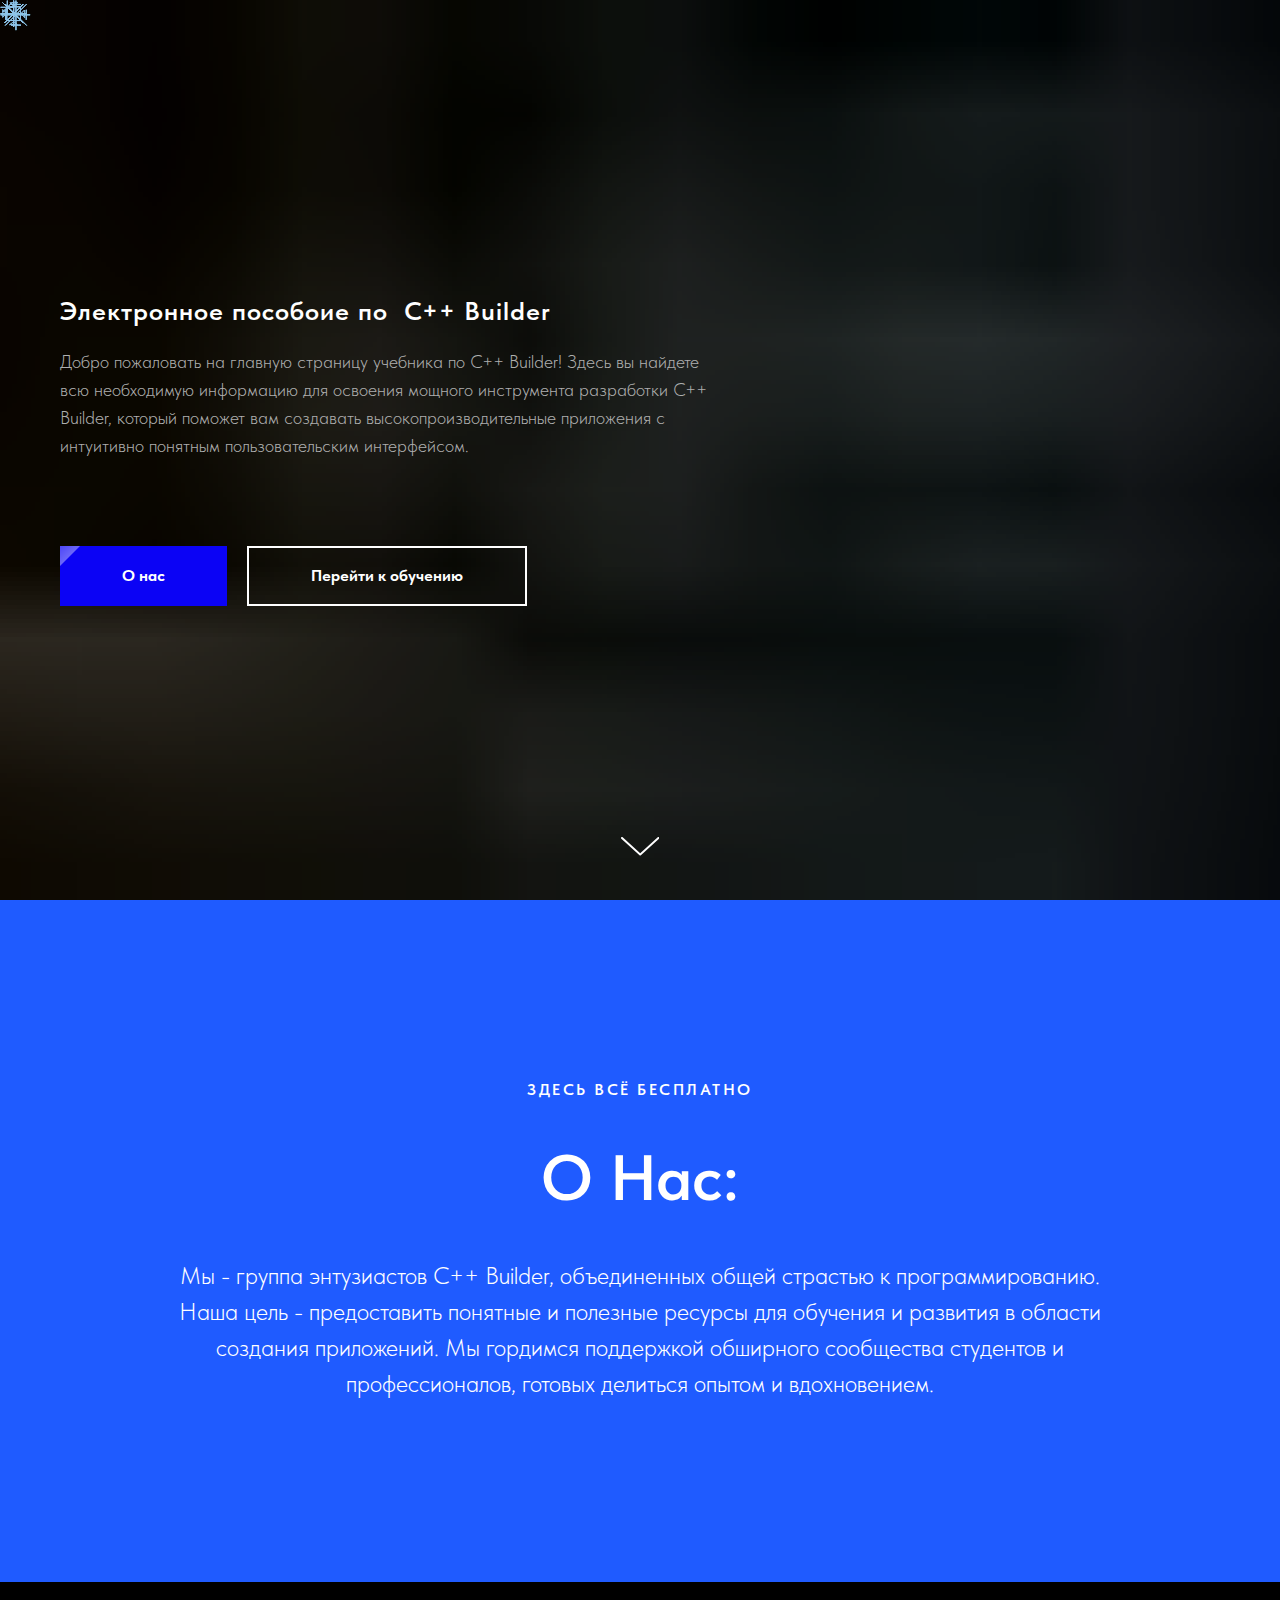
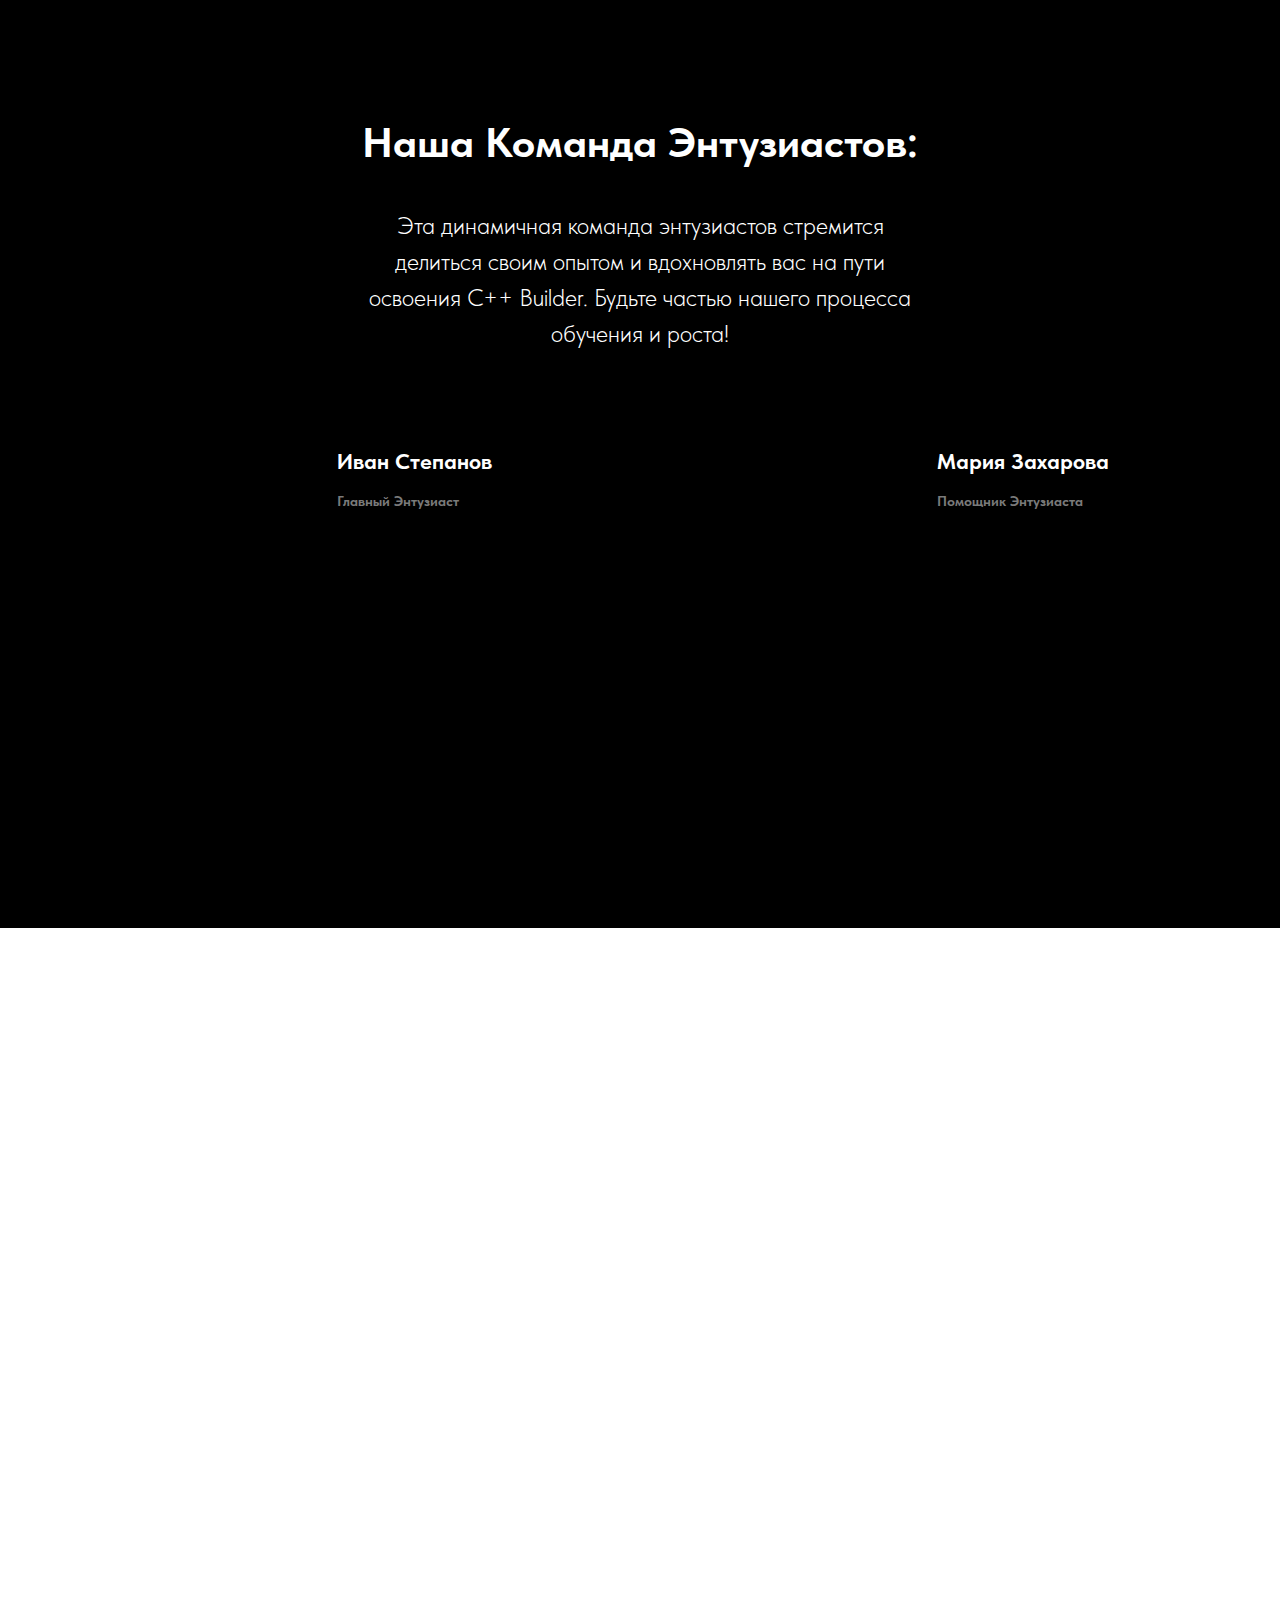
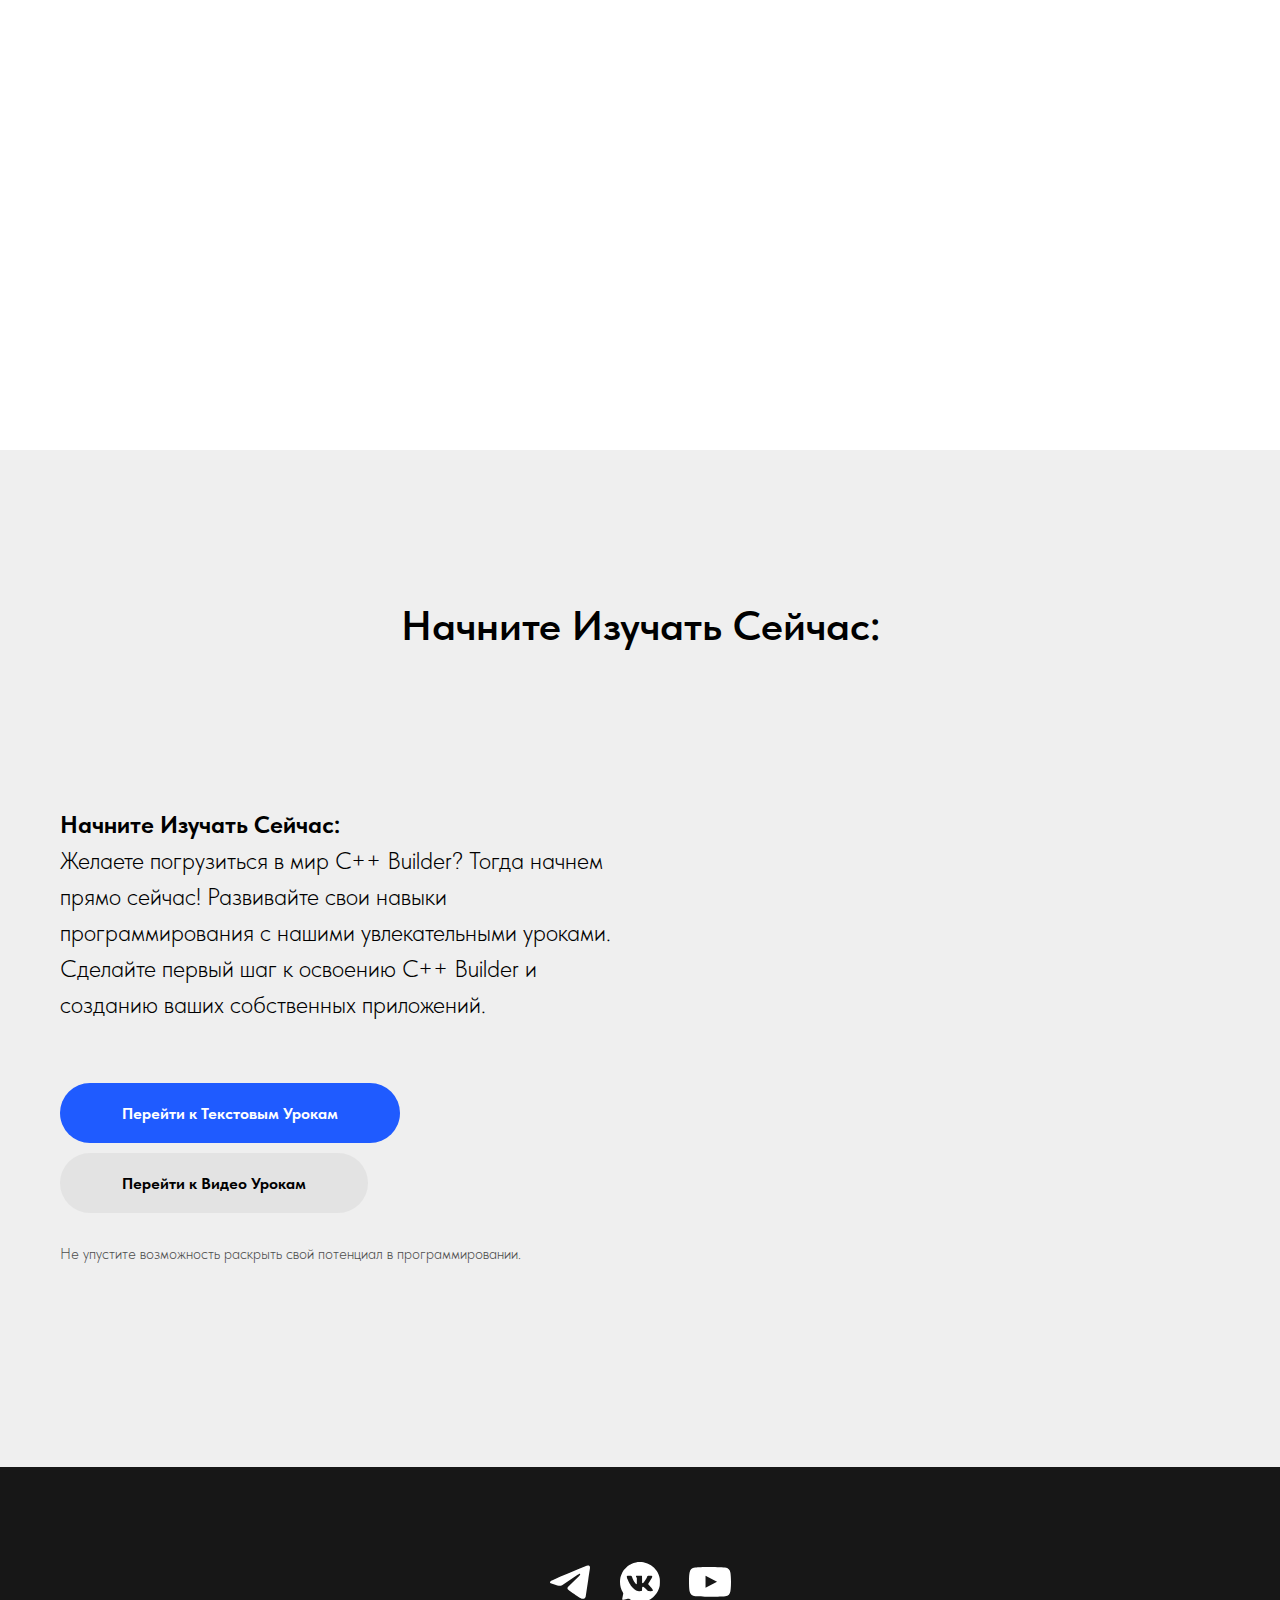
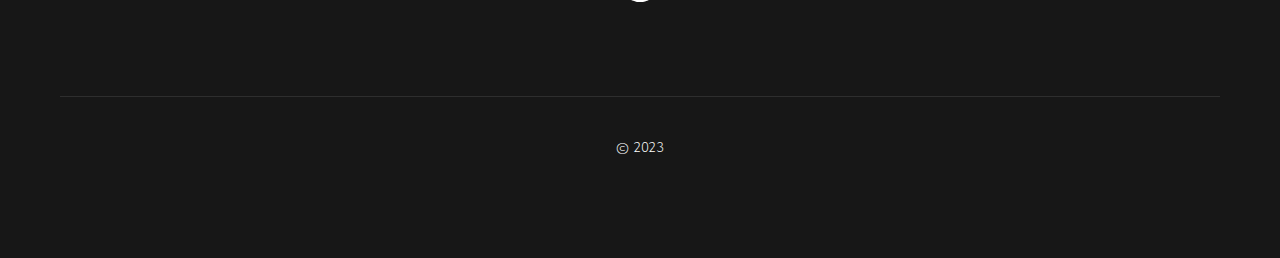
<file: index.htm>
﻿<!DOCTYPE html><html><head><meta charset="utf-8"><meta http-equiv="Content-Type" content="text/html; charset=utf-8"><meta name="viewport" content="width=device-width, initial-scale=1.0"> <!--metatextblock--><title>Главная</title><meta property="og:url" content="http://project8244563.tilda.ws"><meta property="og:title" content="Главная"><meta property="og:description" content=""><meta property="og:type" content="website"><meta property="og:image" content="https://static.tildacdn.info/tild6565-6539-4337-a430-336438373963/-/resize/504x/noroot.jpg"><link rel="canonical" href="index.htm"><!--/metatextblock--><meta name="format-detection" content="telephone=no"><meta http-equiv="x-dns-prefetch-control" content="on"><link rel="dns-prefetch" href="https://ws.tildacdn.com"><link rel="dns-prefetch" href="https://static.tildacdn.info"><meta name="robots" content="nofollow"><link rel="shortcut icon" href="img/tildafavicon.ico" type="image/x-icon"><!-- Assets --><script src="js/tilda-fallback-1.0.min.js" async="" charset="utf-8"></script><link rel="stylesheet" href="css/tilda-grid-3.0.min.css" type="text/css" media="all" onerror="this.loaderr='y';"><link rel="stylesheet" href="tilda-blocks-page41818769.min.css?t=1702797203" type="text/css" media="all" onerror="this.loaderr='y';"><link rel="stylesheet" href="css/tilda-cover-1.0.min.css" type="text/css" media="all" onerror="this.loaderr='y';"><link rel="stylesheet" href="css/fonts-tildasans.css" type="text/css" media="all" onerror="this.loaderr='y';"><script nomodule="" src="js/tilda-polyfill-1.0.min.js" charset="utf-8"></script><script type="text/javascript">function t_onReady(func) {
if (document.readyState != 'loading') {
func();
} else {
document.addEventListener('DOMContentLoaded', func);
}
}
function t_onFuncLoad(funcName, okFunc, time) {
if (typeof window[funcName] === 'function') {
okFunc();
} else {
setTimeout(function() {
t_onFuncLoad(funcName, okFunc, time);
},(time || 100));
}
}</script><script src="js/tilda-scripts-3.0.min.js" charset="utf-8" defer="" onerror="this.loaderr='y';"></script><script src="tilda-blocks-page41818769.min.js?t=1702797203" charset="utf-8" async="" onerror="this.loaderr='y';"></script><script src="js/tilda-lazyload-1.0.min.js" charset="utf-8" async="" onerror="this.loaderr='y';"></script><script src="js/tilda-cover-1.0.min.js" charset="utf-8" async="" onerror="this.loaderr='y';"></script><script src="js/tilda-events-1.0.min.js" charset="utf-8" async="" onerror="this.loaderr='y';"></script><script type="text/javascript">window.dataLayer = window.dataLayer || [];</script><script type="text/javascript">(function () {
if((/bot|google|yandex|baidu|bing|msn|duckduckbot|teoma|slurp|crawler|spider|robot|crawling|facebook/i.test(navigator.userAgent))===false && typeof(sessionStorage)!='undefined' && sessionStorage.getItem('visited')!=='y' && document.visibilityState){
var style=document.createElement('style');
style.type='text/css';
style.innerHTML='@media screen and (min-width: 980px) {.t-records {opacity: 0;}.t-records_animated {-webkit-transition: opacity ease-in-out .2s;-moz-transition: opacity ease-in-out .2s;-o-transition: opacity ease-in-out .2s;transition: opacity ease-in-out .2s;}.t-records.t-records_visible {opacity: 1;}}';
document.getElementsByTagName('head')[0].appendChild(style);
function t_setvisRecs(){
var alr=document.querySelectorAll('.t-records');
Array.prototype.forEach.call(alr, function(el) {
el.classList.add("t-records_animated");
});
setTimeout(function () {
Array.prototype.forEach.call(alr, function(el) {
el.classList.add("t-records_visible");
});
sessionStorage.setItem("visited", "y");
}, 400);
} 
document.addEventListener('DOMContentLoaded', t_setvisRecs);
}
})();</script></head><body class="t-body" style="margin:0;"><!--allrecords--><div id="allrecords" class="t-records" data-hook="blocks-collection-content-node" data-tilda-project-id="8244563" data-tilda-page-id="41818769" data-tilda-page-alias="home" data-tilda-formskey="0256e5b780ccc9c376d7cc1458244563" data-tilda-cookie="no" data-tilda-lazy="yes"><div id="rec675965936" class="r t-rec" style=" " data-animationappear="off" data-record-type="213"><!-- cover --><div class="t-cover" id="recorddiv675965936" bgimgfield="img" style="height:100vh; background-image:url('tild6565-6539-4337-a430-336438373963/-/resize/20x/noroot.jpg');"><div class="t-cover__carrier" id="coverCarry675965936" data-content-cover-id="675965936" data-content-cover-bg="https://static.tildacdn.info/tild6565-6539-4337-a430-336438373963/noroot.jpg" data-display-changed="true" data-content-cover-height="100vh" data-content-cover-parallax="" style="height:100vh;background-attachment:scroll; " itemscope="" itemtype="http://schema.org/ImageObject"><meta itemprop="image" content="https://static.tildacdn.info/tild6565-6539-4337-a430-336438373963/noroot.jpg"></div><div class="t-cover__filter" style="height:100vh;background-color:#000;filter:alpha(opacity:40);KHTMLOpacity:0.4;MozOpacity:0.4;opacity:0.4;"></div><div class="t-container"><div class="t-col t-col_7"><div class="t-cover__wrapper t-valign_middle" style="height:100vh; position: relative;z-index: 1;"><div class="t189"><div data-hook-content="covercontent"><div class="t189__wrapper"><div class="t189__title t-title" field="title">Электронное пособоие по&nbsp; C++ Builder</div><div class="t189__descr t-descr t-descr_sm" field="descr">Добро пожаловать на главную страницу учебника по C++ Builder! Здесь вы найдете всю необходимую информацию для освоения мощного инструмента разработки C++ Builder, который поможет вам создавать высокопроизводительные приложения с интуитивно понятным пользовательским интерфейсом.</div><div style="margin-top:40px; margin-bottom:20px;"><div class="t-btnwrapper"><a href="#rec675985832" target="" class="t-btn t-btn_md " data-btneffects-first="btneffects-flash" style="color:#ffffff;background-color:#0b03f5;" data-buttonfieldset="button"><table role="presentation" style="width:100%; height:100%;"><tr><td data-field="buttontitle">О нас</td></tr></table></a></div><div class="t-btnwrapper"><a href="#rec675986375" target="" class="t-btn t-btn_md " style="color:#ffffff;border:2px solid #ffffff;" data-buttonfieldset="button2"><table role="presentation" style="width:100%; height:100%;"><tr><td data-field="buttontitle2">Перейти к обучению</td></tr></table></a></div></div></div></div></div></div></div></div><!-- arrow --><div class="t-cover__arrow"><div class="t-cover__arrow-wrapper t-cover__arrow-wrapper_animated"><div class="t-cover__arrow_mobile"><svg role="presentation" class="t-cover__arrow-svg" x="0px" y="0px" width="38.417px" height="18.592px" viewbox="0 0 38.417 18.592" style="enable-background:new 0 0 38.417 18.592;"><g><path d="M19.208,18.592c-0.241,0-0.483-0.087-0.673-0.261L0.327,1.74c-0.408-0.372-0.438-1.004-0.066-1.413c0.372-0.409,1.004-0.439,1.413-0.066L19.208,16.24L36.743,0.261c0.411-0.372,1.042-0.342,1.413,0.066c0.372,0.408,0.343,1.041-0.065,1.413L19.881,18.332C19.691,18.505,19.449,18.592,19.208,18.592z"></path></g></svg></div></div></div><!-- arrow --></div><style>#rec675965936 .t-btn[data-btneffects-first],
#rec675965936 .t-btn[data-btneffects-second],
#rec675965936 .t-btn[data-btneffects-third],
#rec675965936 .t-submit[data-btneffects-first],
#rec675965936 .t-submit[data-btneffects-second],
#rec675965936 .t-submit[data-btneffects-third] {
position: relative;
overflow: hidden;
isolation: isolate;
}
#rec675965936 .t-btn[data-btneffects-first="btneffects-flash"] .t-btn_wrap-effects,
#rec675965936 .t-submit[data-btneffects-first="btneffects-flash"] .t-btn_wrap-effects {
position: absolute;
top: 0;
left: 0;
width: 100%;
height: 100%;
-webkit-transform: translateX(-85px);
-ms-transform: translateX(-85px);
transform: translateX(-85px);
-webkit-animation-name: flash;
animation-name: flash;
-webkit-animation-duration: 3s;
animation-duration: 3s;
-webkit-animation-timing-function: linear;
animation-timing-function: linear;
-webkit-animation-iteration-count: infinite;
animation-iteration-count: infinite;
}
#rec675965936 .t-btn[data-btneffects-first="btneffects-flash"] .t-btn_wrap-effects_md,
#rec675965936 .t-submit[data-btneffects-first="btneffects-flash"] .t-btn_wrap-effects_md {
-webkit-animation-name: flash-md;
animation-name: flash-md;
}
#rec675965936 .t-btn[data-btneffects-first="btneffects-flash"] .t-btn_wrap-effects_lg,
#rec675965936 .t-submit[data-btneffects-first="btneffects-flash"] .t-btn_wrap-effects_lg {
-webkit-animation-name: flash-lg;
animation-name: flash-lg;
}
#rec675965936 .t-btn[data-btneffects-first="btneffects-flash"] .t-btn_effects,
#rec675965936 .t-submit[data-btneffects-first="btneffects-flash"] .t-btn_effects {
background: -webkit-gradient(linear, left top, right top, from(rgba(255, 255, 255, .1)), to(rgba(255, 255, 255, .4)));
background: -webkit-linear-gradient(left, rgba(255, 255, 255, .1), rgba(255, 255, 255, .4));
background: -o-linear-gradient(left, rgba(255, 255, 255, .1), rgba(255, 255, 255, .4));
background: linear-gradient(90deg, rgba(255, 255, 255, .1), rgba(255, 255, 255, .4));
width: 45px;
height: 100%;
position: absolute;
top: 0;
left: 30px;
-webkit-transform: skewX(-45deg);
-ms-transform: skewX(-45deg);
transform: skewX(-45deg);
}
@-webkit-keyframes flash {
20% {
-webkit-transform: translateX(100%);
transform: translateX(100%);
}
100% {
-webkit-transform: translateX(100%);
transform: translateX(100%);
}
}
@keyframes flash {
20% {
-webkit-transform: translateX(100%);
transform: translateX(100%);
}
100% {
-webkit-transform: translateX(100%);
transform: translateX(100%);
}
}
@-webkit-keyframes flash-md {
30% {
-webkit-transform: translateX(100%);
transform: translateX(100%);
}
100% {
-webkit-transform: translateX(100%);
transform: translateX(100%);
}
}
@keyframes flash-md {
30% {
-webkit-transform: translateX(100%);
transform: translateX(100%);
}
100% {
-webkit-transform: translateX(100%);
transform: translateX(100%);
}
}
@-webkit-keyframes flash-lg {
40% {
-webkit-transform: translateX(100%);
transform: translateX(100%);
}
100% {
-webkit-transform: translateX(100%);
transform: translateX(100%);
}
}
@keyframes flash-lg {
40% {
-webkit-transform: translateX(100%);
transform: translateX(100%);
}
100% {
-webkit-transform: translateX(100%);
transform: translateX(100%);
}
}</style><script>t_onReady(function() {
var rec = document.getElementById('rec675965936');
if (!rec) return;
var firstButton = rec.querySelectorAll('.t-btn[data-btneffects-first], .t-submit[data-btneffects-first]');
Array.prototype.forEach.call(firstButton, function (button) {
button.insertAdjacentHTML('beforeend', '<div class="t-btn_wrap-effects"><div class="t-btn_effects"></div></div>');
var buttonEffect = button.querySelector('.t-btn_wrap-effects');
if (button.offsetWidth > 230) {
buttonEffect.classList.add('t-btn_wrap-effects_md');
}
if (button.offsetWidth > 750) {
buttonEffect.classList.remove('t-btn_wrap-effects_md');
buttonEffect.classList.add('t-btn_wrap-effects_lg');
}
});
});</script></div><div id="rec675992052" class="r t-rec" style=" " data-animationappear="off" data-record-type="971"><!-- T971 --><script>t_onReady(function () {
t_onFuncLoad('t971_init', function () {
t971_init('');
});
});</script><style>.t971__snowflake svg path {
stroke: #90c5ea;
}</style></div><div id="rec675985832" class="r t-rec t-rec_pt_180 t-rec_pb_180" style="padding-top:180px;padding-bottom:180px;background-color:#1f5bff; " data-record-type="468" data-bg-color="#1f5bff"><!-- t468 --><div class="t468"><div class="t-container t-align_center"><div class="t-col t-col_10 t-prefix_1"><div class="t468__uptitle t-uptitle t-uptitle_md t-margin_auto" field="subtitle">Здесь всё бесплатно</div> <div class="t468__title t-title t-title_lg t-margin_auto" field="title">О Нас:</div> <div class="t468__descr t-descr t-descr_xl t-margin_auto" field="descr">Мы - группа энтузиастов C++ Builder, объединенных общей страстью к программированию. Наша цель - предоставить понятные и полезные ресурсы для обучения и развития в области создания приложений. Мы гордимся поддержкой обширного сообщества студентов и профессионалов, готовых делиться опытом и вдохновением. </div> </div></div></div><style> #rec675985832 .t468__uptitle { text-transform: uppercase; }</style></div><div id="rec675987353" class="r t-rec t-rec_pt_135 t-rec_pb_135" style="padding-top:135px;padding-bottom:135px;background-color:#000000; " data-animationappear="off" data-record-type="982" data-bg-color="#000000"><!-- t982 --><div class="t982"><div class="t-section__container t-container"><div class="t-col t-col_12"><div class="t-section__topwrapper t-align_center"><div class="t-section__title t-title t-title_xs" field="btitle"><strong>Наша Команда Энтузиастов:</strong></div> <div class="t-section__descr t-descr t-descr_xl t-margin_auto" field="bdescr">Эта динамичная команда энтузиастов стремится делиться своим опытом и вдохновлять вас на пути освоения C++ Builder. Будьте частью нашего процесса обучения и роста!</div> </div></div></div><ul role="list" class="t982__container t-list__container_inrow2 t-container"><li class="t982__col t-col t-col_6 t-list__item t982__col-mobstyle"><div class="t982__itemwrapper t982__itemwrapper_2 t-item"><div class="t982__imgwrapper "><div class="t982__imgratio-wrapper t982__imgwrapper_3-4"><img class="t982__img t-img" src="tild6131-3164-4132-b566-643035616466/-/empty/_2023-12-03_12032820.png" data-original="https://static.tildacdn.info/tild6131-3164-4132-b566-643035616466/_2023-12-03_12032820.png" imgfield="li_img__1442949792820" alt=""></div></div><div class="t982__infowrapper"><div class="t982__persname t-name t-name_lg" field="li_persname__1442949792820"><strong>Иван Степанов</strong></div><div class="t982__persdescr t-descr t-descr_xxs" field="li_persdescr__1442949792820"><strong>Главный Энтузиаст</strong></div></div></div></li><li class="t982__col t-col t-col_6 t-list__item t982__col-mobstyle"><div class="t982__itemwrapper t982__itemwrapper_2 t-item"><div class="t982__imgwrapper "><div class="t982__imgratio-wrapper t982__imgwrapper_3-4"><img class="t982__img t-img" src="tild3034-6236-4261-a431-646335366533/-/empty/victor-xok-BHNVH_Ov9.png" data-original="https://static.tildacdn.info/tild3034-6236-4261-a431-646335366533/victor-xok-BHNVH_Ov9.png" imgfield="li_img__1442949792821" alt=""></div></div><div class="t982__infowrapper"><div class="t982__persname t-name t-name_lg" field="li_persname__1442949792821"><strong>Мария Захарова</strong></div><div class="t982__persdescr t-descr t-descr_xxs" field="li_persdescr__1442949792821"><strong>Помощник Энтузиаста</strong></div><div class="t982__socials t-text t-text_xs" field="li_text__1442949792821"><br><br></div></div></div></li></ul></div><style>.t-persons-social-links {
line-height: 0px;
}
.t-persons-social-links__wrapper {
display: -webkit-box;
display: -ms-flexbox;
display: flex;
-webkit-box-align: center;
-ms-flex-align: center;
align-items: center;
-ms-flex-wrap: wrap;
flex-wrap: wrap;
width: auto;
}
.t-persons-social-links {
margin-top: 15px;
}
.t-persons-social-links__item {
padding: 0px 4px;
}
.t-persons-social-links__item svg {
width: 20px;
height: 20px;
}
.t-persons-social-links__wrapper_round .t-persons-social-links__item svg {
width: 23px;
height: 23px;
}
.t-persons-social-links__item:first-child {
padding-left: 0px;
}
@media screen and (max-width: 960px) {
.t-persons-social-links__item {
margin-bottom: 3px;
}
}
@media screen and (max-width: 640px) {
.t-persons-social-links {
margin-top: 13px;
}
.t-persons-social-links__item {
padding: 0px 3px;
}
.t-persons-social-links__item svg {
width: 17px;
height: 17px;
}
.t-persons-social-links__wrapper_round .t-persons-social-links__item svg {
width: 20px;
height: 20px;
}
}</style><script>function t_social_init(recid, groupName) {
var rec = document.getElementById('rec' + recid);
if (!rec) return;
var socialLinks = rec.querySelectorAll('.' + groupName + '-social-links');
Array.prototype.forEach.call(socialLinks, function (link) {
var socialAttr = link.getAttribute('data-social-links');
var socialWrapper = link.querySelector('.' + groupName + '-social-links__wrapper');
link.removeAttribute('data-social-links');
if (socialAttr) {
var dataLinks = socialAttr.split(',');
if(dataLinks.length > 7) {
dataLinks = dataLinks.slice(0, 7);
}
Array.prototype.forEach.call(dataLinks, function (item) {
t_social_add_item(item.trim(), socialWrapper, groupName);
});
}
});
}
function t_social_add_item(item, socialWrapper, groupName) {
var fill = socialWrapper.getAttribute('data-social-color') || '#000000';
var isRoundIcon = socialWrapper.classList.contains(groupName + '-social-links__wrapper_round'); 
if (item.indexOf('tel:') !== -1) {
var phone = '<div class="' + groupName + '-social-links__item">';
phone += '<a href="' + item + '" target="_blank">';
if (isRoundIcon) {
phone += '<svg role="presentation" class="' + groupName + '-social-links__svg" width="30" height="30" viewBox="0 0 100 100" fill="none" xmlns="http://www.w3.org/2000/svg"><path fill-rule="evenodd" clip-rule="evenodd" d="M50 100C77.6142 100 100 77.6142 100 50C100 22.3858 77.6142 0 50 0C22.3858 0 0 22.3858 0 50C0 77.6142 22.3858 100 50 100ZM32.3668 30.3616C33.8958 28.835 34.6798 28.1875 35.1534 28.0601C35.715 27.909 36.2052 28.0405 36.7168 28.4797C37.1497 28.8512 38.2438 29.9713 38.9927 30.8096C41.1931 33.2729 43.8747 36.6359 44.2503 37.4031C44.3639 37.6353 44.375 37.701 44.3558 38.0323C44.3204 38.643 44.196 38.8343 43.3793 39.5344C42.0767 40.6509 40.0803 42.739 39.3824 43.7149C38.9257 44.3535 38.9126 44.7536 39.3248 45.483C39.675 46.1027 41.378 48.345 42.5783 49.7667C44.5875 52.1467 46.9159 54.3696 49.1773 56.0669C50.8579 57.3283 53.2214 58.7821 54.8035 59.5275C55.9343 60.0603 56.2878 60.0303 57.0122 59.3401C57.7069 58.6782 58.5246 57.6102 59.8946 55.5759C60.3408 54.9132 60.7739 54.3136 60.857 54.2434C61.1104 54.0293 61.3967 53.9282 61.8141 53.9055C62.0813 53.891 62.2608 53.9062 62.4057 53.9555C62.6843 54.0504 63.4107 54.5045 66.36 56.4276C67.7285 57.32 69.2454 58.3032 69.7309 58.6125C72.4818 60.3651 72.7871 60.6005 72.9291 61.0781C73.1185 61.7157 72.9605 62.1254 72.063 63.3233C70.9487 64.8107 69.0734 66.8197 67.674 68.0252C66.5388 69.0032 65.0797 69.9865 63.6409 70.743L63.0188 71.0701L62.389 71.0696C60.5532 71.0685 58.822 70.7024 56.1724 69.7552C49.967 67.5366 44.465 64.2895 39.647 60.0025C38.7431 59.1981 36.6429 57.0816 35.8606 56.1866C33.2537 53.2039 31.2905 50.2948 29.5948 46.9021C28.373 44.4575 27.2502 41.6203 27.0609 40.4995C26.7835 38.8572 27.4592 36.7086 28.9757 34.4108C29.8832 33.0359 30.8773 31.8488 32.3668 30.3616V30.3616Z" fill="' + fill + '"/></svg>';
} else {
phone += '<svg role="presentation" class="' + groupName + '-social-links__svg" width="30" height="30" viewBox="0 0 100 100" fill="none" xmlns="http://www.w3.org/2000/svg"><path d="M79.6737 54.027C78.7931 54.027 77.8726 53.7468 76.992 53.5467C75.2103 53.1483 73.4583 52.6267 71.7488 51.9858C69.892 51.3103 67.851 51.3453 66.0185 52.0842C64.186 52.8231 62.6916 54.2137 61.8227 55.9882L60.9422 57.8293C57.0551 55.6248 53.4641 52.9349 50.2556 49.8244C47.1451 46.616 44.4552 43.025 42.2507 39.1379L44.0918 38.2974C45.8664 37.4285 47.2569 35.934 47.9958 34.1016C48.7347 32.2691 48.7698 30.2281 48.0943 28.3713C47.4587 26.6463 46.9372 24.8814 46.5333 23.088C46.3332 22.2075 46.1731 21.2869 46.053 20.4064C45.567 17.5871 44.0903 15.0341 41.889 13.2069C39.6876 11.3798 36.9062 10.3987 34.0457 10.4403H21.9983C20.3062 10.4381 18.6328 10.7935 17.0877 11.4832C15.5427 12.173 14.1608 13.1815 13.0328 14.4427C11.8814 15.7381 11.024 17.2675 10.5197 18.9256C10.0153 20.5838 9.87588 22.3315 10.111 24.0486C12.2867 40.7074 19.8978 56.183 31.7643 68.0756C43.657 79.9421 59.1325 87.5532 75.7913 89.7289C76.3109 89.7686 76.8327 89.7686 77.3522 89.7289C80.3037 89.7332 83.1534 88.6504 85.3572 86.6871C86.6183 85.559 87.6269 84.1772 88.3166 82.6321C89.0064 81.087 89.3618 79.4136 89.3596 77.7216V65.7142C89.338 62.9486 88.3624 60.2753 86.5977 58.1459C84.8329 56.0165 82.3871 54.5616 79.6737 54.027ZM81.6349 78.0417C81.6336 78.6003 81.5154 79.1523 81.2879 79.6624C81.0604 80.1725 80.7287 80.6294 80.3141 81.0036C79.8754 81.4032 79.3534 81.7003 78.7857 81.8734C78.2181 82.0465 77.6191 82.0911 77.032 82.0042C62.096 80.0535 48.2154 73.2468 37.5278 62.6323C26.8311 51.9356 19.9652 38.0067 17.9958 23.008C17.9089 22.421 17.9535 21.8219 18.1266 21.2543C18.2997 20.6867 18.5968 20.1646 18.9964 19.726C19.3752 19.3063 19.8385 18.9716 20.3559 18.744C20.8733 18.5163 21.433 18.4009 21.9983 18.4052H34.0057C34.9309 18.3825 35.8353 18.6813 36.5651 19.2505C37.2948 19.8197 37.8048 20.6242 38.0081 21.5271C38.0081 22.6077 38.3683 23.7284 38.6085 24.8091C39.0711 26.9058 39.6864 28.9659 40.4496 30.9729L34.8462 33.6145C33.883 34.0566 33.1346 34.8627 32.7649 35.8559C32.3646 36.8303 32.3646 37.9233 32.7649 38.8977C38.5252 51.2363 48.4435 61.1546 60.7821 66.9149C61.7565 67.3152 62.8495 67.3152 63.8239 66.9149C64.8171 66.5453 65.6232 65.7968 66.0653 64.8336L68.5869 59.2302C70.6518 59.9832 72.7644 60.5982 74.9107 61.0713C75.9514 61.3115 77.0721 61.5116 78.1527 61.6717C79.0556 61.875 79.8601 62.385 80.4293 63.1147C80.9985 63.8445 81.2973 64.7489 81.2746 65.6742L81.6349 78.0417ZM58.0204 10C57.0998 10 56.1392 10 55.2187 10C54.1571 10.0902 53.175 10.5984 52.4881 11.4129C51.8013 12.2273 51.4662 13.2811 51.5564 14.3427C51.6466 15.4042 52.1549 16.3864 52.9693 17.0732C53.7837 17.76 54.8376 18.0951 55.8991 18.0049H58.0204C64.3895 18.0049 70.4977 20.535 75.0014 25.0387C79.505 29.5423 82.0351 35.6505 82.0351 42.0196C82.0351 42.7401 82.0351 43.4205 82.0351 44.1409C81.9464 45.1968 82.28 46.2448 82.9627 47.0551C83.6455 47.8655 84.6217 48.372 85.6774 48.4636H85.9975C86.9995 48.4677 87.9665 48.0958 88.7076 47.4214C89.4487 46.747 89.9098 45.8193 90 44.8214C90 43.9008 90 42.9402 90 42.0196C90 33.5344 86.632 25.3962 80.6358 19.3925C74.6396 13.3888 66.5056 10.0106 58.0204 10V10ZM66.0253 42.0196C66.0253 43.0812 66.447 44.0992 67.1976 44.8498C67.9482 45.6004 68.9662 46.0221 70.0278 46.0221C71.0893 46.0221 72.1073 45.6004 72.8579 44.8498C73.6085 44.0992 74.0302 43.0812 74.0302 42.0196C74.0302 37.7736 72.3435 33.7014 69.341 30.699C66.3386 27.6966 62.2665 26.0098 58.0204 26.0098C56.9589 26.0098 55.9408 26.4315 55.1902 27.1821C54.4396 27.9327 54.0179 28.9508 54.0179 30.0123C54.0179 31.0738 54.4396 32.0918 55.1902 32.8424C55.9408 33.593 56.9589 34.0147 58.0204 34.0147C60.1434 34.0147 62.1795 34.8581 63.6807 36.3593C65.1819 37.8605 66.0253 39.8966 66.0253 42.0196Z" fill="' + fill + '"/></svg>';
}
phone += '</a>';
phone += '</div>';
socialWrapper.insertAdjacentHTML('beforeend', phone);
return;
}
else if (item.indexOf('mailto:') !== -1) {
var email = '<div class="' + groupName + '-social-links__item">';
email += '<a href="' + item + '" target="_blank">';
if (isRoundIcon) {
email += '<svg role="presentation" class="' + groupName + '-social-links__svg" width="30" height="30" viewBox="0 0 100 100" fill="none" xmlns="http://www.w3.org/2000/svg"><path fill-rule="evenodd" clip-rule="evenodd" d="M50 100c27.6142 0 50-22.3858 50-50S77.6142 0 50 0 0 22.3858 0 50s22.3858 50 50 50ZM26.2268 34.1813c.3042-.9738.9636-1.693 1.8568-2.0249l.4151-.1543 21.4794-.0018c21.3404-.0017 21.4819-.0009 21.8807.1335.9642.3248 1.6814 1.1482 1.9797 2.2727l.0944.3556-1.7711 1.2707c-2.462 1.7666-6.8447 4.9166-8.8523 6.3624-.925.6662-2.2783 1.639-3.0072 2.1619-2.1029 1.5081-4.2894 3.0785-5.891 4.2312-3.6493 2.6264-4.3577 3.1288-4.4113 3.1288-.0541 0-.817-.5414-4.5039-3.1961-1.6149-1.1627-3.4655-2.4914-5.7994-4.1637-.7296-.5227-2.1661-1.5561-3.1924-2.2964-1.0262-.7404-2.4421-1.7593-3.1465-2.2642-.7044-.5051-2.3496-1.6873-3.656-2.6273s-2.646-1.9002-2.9769-2.1338c-.667-.4708-.675-.4878-.4981-1.0543Zm-.1497 27.1823c-.0616.0397-.0771-2.244-.0771-11.3267 0-6.257.0122-11.3764.0271-11.3764.015 0 1.063.7458 2.3291 1.6574 2.2612 1.628 3.4539 2.4857 6.7132 4.8273 2.1704 1.5593 4.0585 2.9159 5.6761 4.0785.7296.5244 1.3265.9876 1.3265 1.0293 0 .0718-.8103.6465-3.9486 2.8008-.7465.5124-2.0931 1.4401-2.9923 2.0616-.8992.6215-3.1064 2.1429-4.9049 3.3809-1.7984 1.238-3.4504 2.3784-3.6709 2.5342-.2206.1559-.4357.3058-.4782.3331Zm43.234-19.3639c.6277-.4485 1.9187-1.381 2.8688-2.0722.9502-.6912 1.7483-1.259 1.7738-1.2619.0255-.0028.0463 5.1143.0463 11.3713 0 9.0827-.0155 11.3664-.0771 11.3267-.0424-.0273-.2576-.1768-.4782-.3323-.2205-.1554-1.0951-.7591-1.9434-1.3415-.8483-.5824-1.6812-1.1582-1.8509-1.2795-.1697-.1213-.7388-.5155-1.2648-.8759-.526-.3604-1.3172-.9043-1.7583-1.2086-.4412-.3043-2.1348-1.4711-3.7635-2.593-4.735-3.2613-4.9358-3.4028-4.9358-3.4788 0-.0759.2206-.2386 4.0412-2.9806 1.3064-.9376 3.2359-2.3243 4.2879-3.0815 1.0519-.7573 2.4262-1.7437 3.054-2.1922ZM37.8152 57.1366c.3609-.2411 1.7297-1.1886 4.8121-3.3308 1.2215-.849 2.2627-1.5349 2.3136-1.5242.0509.0107 1.0504.7092 2.2211 1.5523 1.1706.8431 2.2361 1.5743 2.3676 1.625.3044.1171.6365.117.9414-.0003.1318-.0507 1.1964-.7809 2.3658-1.6228 1.1693-.8418 2.1572-1.5435 2.1951-1.5594.0604-.0253 1.5111.9576 5.8267 3.9476 1.1431.7919 2.7209 1.8798 5.9537 4.1051.9502.6541 2.9214 2.014 4.3805 3.022l2.653 1.8328-.0051.2599c-.0072.3723-.3476 1.0784-.7463 1.5482-.3863.4549-1.0056.8296-1.5552.9408C71.322 67.9767 63.8578 68 50 68c-13.8578 0-21.322-.0233-21.5392-.0672-.5496-.1112-1.1689-.4859-1.5552-.9408-.3741-.4409-.7126-1.118-.7618-1.5243l-.0316-.2603 1.656-1.14c.9108-.627 2.2112-1.5239 2.8899-1.9932 3.6716-2.539 6.8851-4.7559 7.1571-4.9376Z" fill="' + fill + '"/></svg>';
} else {
email += '<svg role="presentation" class="' + groupName + '-social-links__svg" width="30" height="30" viewBox="0 0 100 100" fill="none" xmlns="http://www.w3.org/2000/svg"><path d="M78 18H22C18.8174 18 15.7652 19.2643 13.5147 21.5147C11.2643 23.7652 10 26.8174 10 30V70C10 73.1826 11.2643 76.2348 13.5147 78.4853C15.7652 80.7357 18.8174 82 22 82H78C81.1826 82 84.2348 80.7357 86.4853 78.4853C88.7357 76.2348 90 73.1826 90 70V30C90 26.8174 88.7357 23.7652 86.4853 21.5147C84.2348 19.2643 81.1826 18 78 18V18ZM76.36 26L52.84 49.52C52.4681 49.8949 52.0257 50.1925 51.5383 50.3956C51.0509 50.5986 50.528 50.7032 50 50.7032C49.472 50.7032 48.9491 50.5986 48.4617 50.3956C47.9743 50.1925 47.5319 49.8949 47.16 49.52L23.64 26H76.36ZM82 70C82 71.0609 81.5786 72.0783 80.8284 72.8284C80.0783 73.5786 79.0609 74 78 74H22C20.9391 74 19.9217 73.5786 19.1716 72.8284C18.4214 72.0783 18 71.0609 18 70V31.64L41.52 55.16C43.77 57.4072 46.82 58.6694 50 58.6694C53.18 58.6694 56.23 57.4072 58.48 55.16L82 31.64V70Z" fill="' + fill + '"/></svg>';
}
email += '</a>';
email += '</div>';
socialWrapper.insertAdjacentHTML('beforeend', email);
}
else if (item.indexOf('telegram') !== -1 || item.indexOf('t.me') !== -1) {
var telegram = '<div class="' + groupName + '-social-links__item">';
telegram += '<a href="' + item + '" target="_blank">';
if (isRoundIcon) {
telegram += '<svg role="presentation" class="' + groupName + '-social-links__svg" width="30" height="30" viewBox="0 0 100 100" fill="none" xmlns="http://www.w3.org/2000/svg"><path fill-rule="evenodd" clip-rule="evenodd" d="M50 100c27.614 0 50-22.386 50-50S77.614 0 50 0 0 22.386 0 50s22.386 50 50 50Zm21.977-68.056c.386-4.38-4.24-2.576-4.24-2.576-3.415 1.414-6.937 2.85-10.497 4.302-11.04 4.503-22.444 9.155-32.159 13.734-5.268 1.932-2.184 3.864-2.184 3.864l8.351 2.577c3.855 1.16 5.91-.129 5.91-.129l17.988-12.238c6.424-4.38 4.882-.773 3.34.773l-13.49 12.882c-2.056 1.804-1.028 3.35-.129 4.123 2.55 2.249 8.82 6.364 11.557 8.16.712.467 1.185.778 1.292.858.642.515 4.111 2.834 6.424 2.319 2.313-.516 2.57-3.479 2.57-3.479l3.083-20.226c.462-3.511.993-6.886 1.417-9.582.4-2.546.705-4.485.767-5.362Z" fill="' + fill + '"/></svg>';
} else {
telegram += '<svg role="presentation" class="' + groupName + '-social-links__svg" width="30" height="30" viewBox="0 0 100 100" fill="none" xmlns="http://www.w3.org/2000/svg"><path d="M83.1797 17.5886C83.1797 17.5886 90.5802 14.7028 89.9635 21.711C89.758 24.5968 87.9079 34.6968 86.4688 45.6214L81.5351 77.9827C81.5351 77.9827 81.124 82.7235 77.4237 83.548C73.7233 84.3724 68.173 80.6623 67.145 79.8378C66.3227 79.2195 51.7273 69.9438 46.5878 65.4092C45.1488 64.1724 43.5042 61.6989 46.7934 58.8132L68.3785 38.201C70.8454 35.7274 73.3122 29.956 63.0336 36.9642L34.2535 56.5459C34.2535 56.5459 30.9644 58.6071 24.7973 56.752L11.4351 52.6295C11.4351 52.6295 6.50135 49.5377 14.9298 46.4457C35.4871 36.7579 60.7724 26.864 83.1797 17.5886Z" fill="' + fill + '"/></svg>';
}
telegram += '</a>';
telegram += '</div>';
socialWrapper.insertAdjacentHTML('beforeend', telegram);
}
else if (item.indexOf('whatsapp') !== -1 || item.indexOf('wa.me') !== -1) {
var whatsapp = '<div class="' + groupName + '-social-links__item">';
whatsapp += '<a href="' + item + '" target="_blank">';
if (isRoundIcon) {
whatsapp += '<svg role="presentation" class="' + groupName + '-social-links__svg" width="30" height="30" viewBox="0 0 100 100" fill="none" xmlns="http://www.w3.org/2000/svg"><path fill-rule="evenodd" clip-rule="evenodd" d="M50 100C77.6142 100 100 77.6142 100 50C100 22.3858 77.6142 0 50 0C22.3858 0 0 22.3858 0 50C0 77.6142 22.3858 100 50 100ZM69.7626 28.9928C64.6172 23.841 57.7739 21.0027 50.4832 21C35.4616 21 23.2346 33.2252 23.2292 48.2522C23.2274 53.0557 24.4823 57.7446 26.8668 61.8769L23 76L37.4477 72.2105C41.4282 74.3822 45.9107 75.5262 50.4714 75.528H50.4823C65.5029 75.528 77.7299 63.301 77.7363 48.2749C77.7408 40.9915 74.9089 34.1446 69.7626 28.9928ZM62.9086 53.9588C62.2274 53.6178 58.8799 51.9708 58.2551 51.7435C57.6313 51.5161 57.1766 51.4024 56.7228 52.0845C56.269 52.7666 54.964 54.2998 54.5666 54.7545C54.1692 55.2092 53.7718 55.2656 53.0915 54.9246C52.9802 54.8688 52.8283 54.803 52.6409 54.7217C51.6819 54.3057 49.7905 53.4855 47.6151 51.5443C45.5907 49.7382 44.2239 47.5084 43.8265 46.8272C43.4291 46.1452 43.7837 45.7769 44.1248 45.4376C44.3292 45.2338 44.564 44.9478 44.7987 44.662C44.9157 44.5194 45.0328 44.3768 45.146 44.2445C45.4345 43.9075 45.56 43.6516 45.7302 43.3049C45.7607 43.2427 45.7926 43.1776 45.8272 43.1087C46.0545 42.654 45.9409 42.2565 45.7708 41.9155C45.6572 41.6877 45.0118 40.1167 44.4265 38.6923C44.1355 37.984 43.8594 37.3119 43.671 36.8592C43.1828 35.687 42.6883 35.69 42.2913 35.6924C42.2386 35.6928 42.1876 35.6931 42.1386 35.6906C41.7421 35.6706 41.2874 35.667 40.8336 35.667C40.3798 35.667 39.6423 35.837 39.0175 36.5191C38.9773 36.5631 38.9323 36.6111 38.8834 36.6633C38.1738 37.4209 36.634 39.0648 36.634 42.2002C36.634 45.544 39.062 48.7748 39.4124 49.2411L39.415 49.2444C39.4371 49.274 39.4767 49.3309 39.5333 49.4121C40.3462 50.5782 44.6615 56.7691 51.0481 59.5271C52.6732 60.2291 53.9409 60.6475 54.9303 60.9612C56.5618 61.4796 58.046 61.4068 59.22 61.2313C60.5286 61.0358 63.2487 59.5844 63.8161 57.9938C64.3836 56.4033 64.3836 55.0392 64.2136 54.7554C64.0764 54.5258 63.7545 54.3701 63.2776 54.1395C63.1633 54.0843 63.0401 54.0247 62.9086 53.9588Z" fill="' + fill + '"/></svg>';
} else {
whatsapp += '<svg role="presentation" class="' + groupName + '-social-links__svg" width="30" height="30" viewBox="0 0 100 100" fill="none" xmlns="http://www.w3.org/2000/svg"><path fill-rule="evenodd" clip-rule="evenodd" d="M50.168 10C60.8239 10.004 70.8257 14.1522 78.346 21.6819C85.8676 29.2114 90.0066 39.2185 90 49.8636C89.9906 71.8252 72.1203 89.6956 50.1668 89.6956H50.1508C43.4852 89.6929 36.9338 88.0208 31.1162 84.8468L10 90.3853L15.6516 69.7437C12.1665 63.7042 10.3323 56.851 10.3349 49.8304C10.343 27.8676 28.2134 10 50.168 10V10ZM61.5376 54.7631C62.4507 55.0954 67.3433 57.5023 68.3389 58.0009C68.5313 58.0971 68.7113 58.1842 68.8784 58.265C69.5753 58.602 70.0458 58.8296 70.2462 59.1651C70.4947 59.5799 70.4947 61.5736 69.6654 63.8982C68.8359 66.2229 64.8605 68.3442 62.9478 68.63C61.2319 68.8865 59.0627 68.9928 56.6782 68.2353C55.2322 67.7767 53.3794 67.1653 51.0041 66.1392C41.6698 62.1082 35.3628 53.06 34.1747 51.3556C34.0919 51.2368 34.0341 51.1538 34.0017 51.1106L33.9981 51.1056C33.486 50.4243 29.9372 45.7022 29.9372 40.8149C29.9372 36.2325 32.1873 33.8303 33.2244 32.7232C33.2961 32.6467 33.3619 32.5763 33.4208 32.5118C34.3341 31.5149 35.412 31.2664 36.0751 31.2664C36.7385 31.2664 37.4029 31.2717 37.9826 31.301C38.0541 31.3046 38.1286 31.304 38.2056 31.3037C38.786 31.3001 39.5087 31.2957 40.2221 33.0089C40.4976 33.6707 40.9012 34.653 41.3265 35.6882C42.1818 37.7702 43.1251 40.066 43.2912 40.399C43.5397 40.8974 43.7058 41.4782 43.3736 42.1427C43.323 42.2436 43.2763 42.3387 43.2318 42.4295C42.9831 42.9364 42.7995 43.3104 42.378 43.8029C42.2125 43.9963 42.0413 44.2045 41.8703 44.4131C41.5273 44.8309 41.1842 45.2488 40.8853 45.5467C40.387 46.0425 39.8686 46.5808 40.4493 47.5777C41.0303 48.5731 43.028 51.8323 45.9867 54.472C49.1661 57.3091 51.93 58.5078 53.3318 59.1157C53.6058 59.2346 53.8279 59.3308 53.9907 59.4124C54.9849 59.9109 55.5658 59.8284 56.1465 59.1637C56.7274 58.4993 58.6347 56.2583 59.298 55.2615C59.9612 54.2646 60.6259 54.4307 61.5376 54.7631V54.7631Z" fill="' + fill + '"/></svg>';
}
whatsapp += '</a>';
whatsapp += '</div>';
socialWrapper.insertAdjacentHTML('beforeend', whatsapp);
}
else if (item.indexOf('viber.com') !== -1) {
var viber = '<div class="' + groupName + '-social-links__item">';
viber += '<a href="' + item + '" target="_blank">';
if (isRoundIcon) {
viber += '<svg role="presentation" class="' + groupName + '-social-links__svg" width="30" height="30" viewBox="0 0 100 100" fill="none" xmlns="http://www.w3.org/2000/svg"><path fill-rule="evenodd" clip-rule="evenodd" d="M50 100c27.614 0 50-22.386 50-50S77.614 0 50 0 0 22.386 0 50s22.386 50 50 50Zm19.546-71.18c-1.304-1.184-6.932-4.72-18.674-4.772 0 0-13.905-.913-20.655 5.2-3.757 3.71-5.022 9.226-5.161 15.957l-.016.691c-.156 6.885-.433 19.013 11.47 22.32l-.053 10.386c0 .587.093.988.428 1.071.241.059.602-.066.91-.372 1.968-1.978 8.271-9.582 8.271-9.582 8.457.553 15.186-1.117 15.91-1.354.17-.054.415-.111.72-.183 2.752-.641 10.37-2.417 11.776-13.773 1.613-13.003-.594-21.88-4.926-25.589ZM48.664 31.51a.908.908 0 0 1 .914-.901c4.585.032 8.468 1.56 11.584 4.597 3.146 3.067 4.696 7.24 4.736 12.404a.908.908 0 1 1-1.815.013c-.037-4.79-1.461-8.458-4.188-11.117-2.757-2.688-6.18-4.053-10.33-4.082a.908.908 0 0 1-.9-.914Zm2.374 2.932a1.15 1.15 0 1 0-.168 2.294c2.918.213 5.067 1.184 6.597 2.854 1.541 1.684 2.304 3.784 2.248 6.389a1.15 1.15 0 0 0 2.3.05c.067-3.133-.87-5.826-2.851-7.992-2.01-2.193-4.758-3.349-8.126-3.595Zm1.156 4.454a.908.908 0 1 0-.095 1.812c1.335.07 2.223.458 2.8 1.054.58.6.964 1.535 1.033 2.936a.908.908 0 0 0 1.813-.09c-.083-1.677-.558-3.09-1.542-4.108-.987-1.021-2.368-1.519-4.009-1.604Zm1.805 15.633c-.594.732-1.698.64-1.698.64-8.066-2.06-10.224-10.23-10.224-10.23s-.097-1.104.638-1.698l1.458-1.158c.722-.557 1.183-1.908.448-3.228a34.125 34.125 0 0 0-1.839-2.881c-.641-.877-2.136-2.671-2.142-2.677-.72-.85-1.78-1.048-2.898-.466a.045.045 0 0 0-.012.003l-.011.003a12.062 12.062 0 0 0-2.986 2.432c-.69.833-1.085 1.65-1.185 2.45a1.57 1.57 0 0 0-.022.357c-.003.354.05.706.16 1.042l.038.026c.348 1.236 1.22 3.296 3.114 6.731a40.117 40.117 0 0 0 3.735 5.654c.703.89 1.456 1.74 2.256 2.543l.029.03.057.056.085.086.086.085.086.086a29.64 29.64 0 0 0 2.543 2.255 40.072 40.072 0 0 0 5.655 3.736c3.433 1.894 5.495 2.766 6.73 3.114l.026.038c.336.11.688.164 1.041.16.12.006.24-.001.358-.022.802-.095 1.618-.49 2.448-1.184a.032.032 0 0 0 .007-.004.101.101 0 0 0 .003-.004l.012-.008a12.09 12.09 0 0 0 2.41-2.97l.003-.01a.054.054 0 0 0 .002-.013c.583-1.117.385-2.177-.47-2.899l-.189-.154c-.484-.4-1.783-1.47-2.487-1.988a34.12 34.12 0 0 0-2.879-1.838c-1.32-.736-2.669-.275-3.228.448L54 54.528Z" fill="' + fill + '"/></svg>';
} else {
viber += '<svg role="presentation" class="' + groupName + '-social-links__svg" width="30" height="30" viewBox="0 0 100 100" fill="none" xmlns="http://www.w3.org/2000/svg"><path fill-rule="evenodd" clip-rule="evenodd" d="M51.1674 15.0695C68.0367 15.1431 76.1216 20.223 77.9946 21.9248C84.2184 27.2536 87.3892 40.0049 85.0706 58.6857C83.0511 74.9991 72.1076 77.5505 68.1547 78.4721C67.7162 78.5744 67.3637 78.6565 67.119 78.7352C66.0794 79.075 56.4132 81.4739 44.2639 80.6805C44.2639 80.6805 35.2092 91.6043 32.3809 94.4446C31.9394 94.8848 31.4203 95.0641 31.0738 94.9798C30.5921 94.8607 30.4583 94.2841 30.4583 93.4412C30.4664 92.2358 30.5359 78.5212 30.5359 78.5212C13.4356 73.7704 13.8327 56.3465 14.0581 46.4559C14.0658 46.1159 14.0734 45.7848 14.08 45.4635C14.2793 35.7933 16.0975 27.869 21.4945 22.5402C31.1915 13.757 51.1674 15.0695 51.1674 15.0695ZM49.3088 24.4928C48.5887 24.4878 48.001 25.0674 47.996 25.7874C47.991 26.5075 48.5706 27.0952 49.2906 27.1002C55.2525 27.1418 60.169 29.1034 64.1298 32.9646C68.0476 36.7839 70.0936 42.0538 70.1459 48.9357C70.1514 49.6557 70.7395 50.235 71.4596 50.2295C72.1796 50.224 72.7588 49.6359 72.7533 48.9159C72.6969 41.4967 70.4696 35.5035 65.9499 31.0975C61.4732 26.7334 55.8962 24.5387 49.3088 24.4928ZM49.6375 31.5265C49.7041 30.6166 50.4958 29.9329 51.4058 29.9995C56.2447 30.3536 60.1933 32.0139 63.0793 35.1642L63.0799 35.1649C65.9271 38.276 67.272 42.1448 67.1746 46.6444C67.1549 47.5566 66.3994 48.2801 65.4872 48.2604C64.575 48.2406 63.8515 47.4851 63.8712 46.5729C63.9522 42.8311 62.8559 39.8143 60.6424 37.3956C58.4445 34.9967 55.356 33.6016 51.1646 33.2948C50.2546 33.2282 49.5709 32.4365 49.6375 31.5265ZM51.6968 37.6317C51.7344 36.9127 52.3477 36.3602 53.0667 36.3977C55.4237 36.5206 57.4077 37.2357 58.8266 38.7028C60.2394 40.1635 60.9217 42.1942 61.0412 44.6041C61.0769 45.3232 60.5228 45.9352 59.8037 45.9708C59.0845 46.0065 58.4726 45.4524 58.4369 44.7333C58.3371 42.7201 57.7863 41.3778 56.9523 40.5155C56.1245 39.6596 54.848 39.1017 52.9309 39.0016C52.2118 38.9641 51.6593 38.3508 51.6968 37.6317ZM53.2206 59.7748C53.2206 59.7748 54.806 59.9086 55.6595 58.857L57.3239 56.7632C58.1266 55.725 60.0638 55.0628 61.961 56.1197C63.3826 56.9305 64.7628 57.8119 66.0963 58.7607C67.1087 59.5052 68.974 61.042 69.6701 61.6156C69.8397 61.7553 69.9398 61.8378 69.9414 61.8378C71.1696 62.8747 71.4532 64.3972 70.617 66.0026C70.617 66.0075 70.6152 66.0142 70.6135 66.0206C70.6119 66.0265 70.6104 66.0322 70.6104 66.0361C69.6894 67.6326 68.5202 69.0723 67.1466 70.3013C67.1382 70.3054 67.1342 70.3096 67.1302 70.3138C67.1265 70.3177 67.1229 70.3215 67.1158 70.3253C65.9224 71.3225 64.75 71.8893 63.5985 72.0258C63.429 72.0555 63.2567 72.0662 63.0848 72.0579C62.577 72.0628 62.0718 71.9851 61.589 71.8278L61.5516 71.7729C59.7775 71.2726 56.8155 70.0203 51.8827 67.2991C49.0282 65.7429 46.3106 63.9477 43.7591 61.9328C42.4802 60.9235 41.2603 59.8416 40.1053 58.6925L39.9823 58.5694L39.8592 58.4463L39.7361 58.3232C39.7085 58.2965 39.6815 58.2692 39.6543 58.2417L39.613 58.2001C38.4639 57.0452 37.382 55.8253 36.3726 54.5464C34.3581 51.9951 32.5629 49.278 31.0064 46.4241C28.2852 41.49 27.0329 38.5306 26.5325 36.7539L26.4777 36.7164C26.3208 36.2336 26.2436 35.7284 26.2489 35.2207C26.2395 35.0488 26.2499 34.8765 26.2797 34.7069C26.4233 33.5573 26.991 32.3839 27.9828 31.187C27.9866 31.1799 27.9905 31.1763 27.9943 31.1726C27.9985 31.1686 28.0027 31.1646 28.0069 31.1562C29.2355 29.7826 30.6753 28.6138 32.272 27.6938C32.2759 27.6938 32.2816 27.6919 32.2875 27.69C32.294 27.6879 32.3006 27.6857 32.3055 27.6857C33.9109 26.8496 35.4335 27.1332 36.469 28.3547C36.477 28.3627 38.6243 30.9408 39.5461 32.1998C40.495 33.5346 41.3764 34.9161 42.1871 36.3392C43.244 38.2349 42.5818 40.1762 41.5436 40.9762L39.4498 42.6406C38.3928 43.4941 38.532 45.0795 38.532 45.0795C38.532 45.0795 41.6332 56.8168 53.2206 59.7748Z" fill="' + fill + '"/></svg>';
}
viber += '</a>';
viber += '</div>';
socialWrapper.insertAdjacentHTML('beforeend', viber);
}
else if (item.indexOf('vk.me') !== -1) {
var vkmessenger = '<div class="' + groupName + '-social-links__item">';
vkmessenger += '<a href="' + item + '" target="_blank">';
if (isRoundIcon) {
vkmessenger += '<svg role="presentation" class="' + groupName + '-social-links__svg" width="30" height="30" viewBox="0 0 100 100" fill="none" xmlns="http://www.w3.org/2000/svg"><path fill-rule="evenodd" clip-rule="evenodd" d="M50 100c27.614 0 50-22.386 50-50S77.614 0 50 0 0 22.386 0 50s22.386 50 50 50Zm-5.08-76.414a48.135 48.135 0 0 0 2.187-.422c.324-.08 1.735-.153 3.134-.163 2.047-.013 3.002.067 4.89.41 7.843 1.428 13.918 5.42 18.472 12.135 1.99 2.934 3.603 7.076 4.066 10.44.313 2.276.265 7.758-.084 9.632-.373 2.006-1.503 5.362-2.424 7.2-2.132 4.25-5.556 8.135-9.378 10.638-1.183.774-3.108 1.843-3.838 2.13-.324.127-.669.291-.766.364-.387.29-3.382 1.191-5.337 1.604-1.807.382-2.488.44-5.279.445-2.862.007-3.437-.042-5.395-.455-3.863-.814-7.02-2.082-9.589-3.85-.587-.404-1.059-.363-4.407.381-3.654.812-4.57.94-4.88.682-.382-.316-.335-.8.4-4.153.749-3.409.938-4.215.702-4.867-.082-.227-.216-.436-.397-.731-2.693-4.394-3.984-9.062-3.997-14.46-.012-4.75.867-8.55 2.898-12.526.727-1.424 2.002-3.481 2.66-4.293.753-.927 4.735-4.855 5.312-5.24 2.412-1.604 2.967-1.933 4.722-2.79 1.91-.934 4.466-1.787 6.329-2.11Zm-4.47 22.33c-.949-2.514-1.303-3.314-1.605-3.615-.316-.317-.585-.352-3.088-.4-2.973-.058-3.103-.022-3.396.94-.119.39.636 3.353.932 3.657a.624.624 0 0 1 .156.375c0 .21.655 1.726 1.42 3.283.396.807 2.79 4.884 2.955 5.034.051.047.547.692 1.102 1.433 1.524 2.037 3.773 4.03 5.762 5.105 1.877 1.015 4.904 1.58 7.043 1.312 1.52-.19 1.615-.358 1.615-2.881 0-3.283.375-3.786 2.166-2.903.73.36 3.253 2.726 4.916 4.61.417.473.924.947 1.127 1.054.385.204 5.693.285 6.19.094.496-.19.516-1.17.043-2.138-.546-1.117-2.396-3.43-4.437-5.55-1.08-1.121-1.575-1.76-1.575-2.033 0-.34.841-1.897 1.161-2.15.107-.084.956-1.339 1.282-1.893.094-.16.636-1.07 1.204-2.023 1.464-2.455 1.755-3.08 1.864-4.002.088-.74.057-.84-.335-1.097-.367-.24-.822-.275-3.044-.228-2.49.051-2.631.073-3.043.46-.237.223-.479.565-.536.758-.168.565-1.947 4.025-2.2 4.278-.127.127-.23.305-.23.397 0 .281-1.514 2.377-2.339 3.24-.903.943-1.416 1.2-1.888.947-.31-.165-.326-.399-.329-4.679-.002-3.293-.06-4.617-.216-4.926l-.213-.421H45.35l-.25.447c-.24.425-.219.501.414 1.518l.666 1.07v4.3c0 4.29 0 4.3-.367 4.352-.5.07-1.505-.864-2.465-2.296-.797-1.188-2.506-4.389-2.898-5.429Z" fill="' + fill + '"/></svg>';
} else {
vkmessenger += '<svg role="presentation" class="' + groupName + '-social-links__svg" width="30" height="30" viewBox="0 0 100 100" fill="none" xmlns="http://www.w3.org/2000/svg"><path fill-rule="evenodd" clip-rule="evenodd" d="M45.065 10.238c-.473.116-1.904.392-3.18.614-2.71.472-6.429 1.712-9.206 3.07-2.552 1.248-3.36 1.726-6.868 4.06-.84.559-6.632 6.273-7.725 7.62-.958 1.182-2.813 4.174-3.871 6.246-2.954 5.783-4.232 11.31-4.215 18.22.02 7.85 1.897 14.64 5.814 21.032 1.014 1.655 1.026 1.45-.443 8.143-1.07 4.875-1.138 5.58-.583 6.04.452.375 1.783.19 7.1-.992 4.868-1.082 5.554-1.142 6.409-.554 3.735 2.571 8.328 4.415 13.947 5.6 2.849.6 3.685.671 7.848.662 4.059-.008 5.05-.092 7.679-.647 2.843-.601 7.199-1.911 7.763-2.334.14-.106.641-.344 1.113-.53 1.063-.418 3.862-1.971 5.583-3.098 5.56-3.64 10.54-9.291 13.64-15.474 1.34-2.672 2.984-7.553 3.527-10.472.508-2.725.577-10.7.121-14.009-.673-4.894-3.02-10.92-5.913-15.186-6.624-9.768-15.461-15.573-26.87-17.65-2.745-.5-4.134-.617-7.112-.597-2.035.014-4.086.12-4.558.236ZM33.047 38.074c.438.438.954 1.601 2.333 5.259.57 1.513 3.055 6.168 4.214 7.896 1.397 2.082 2.858 3.443 3.586 3.34.533-.077.535-.091.535-6.331v-6.254l-.97-1.557c-.92-1.478-.95-1.588-.603-2.207l.365-.651h11.004l.31.613c.226.448.31 2.376.313 7.165.004 6.226.028 6.565.479 6.806.687.368 1.432-.006 2.746-1.38 1.2-1.253 3.401-4.302 3.401-4.71 0-.134.151-.394.335-.578.368-.368 2.957-5.4 3.2-6.222.084-.282.435-.778.78-1.103.6-.563.805-.595 4.427-.67 3.232-.067 3.893-.017 4.427.333.57.373.615.52.488 1.595-.16 1.341-.583 2.25-2.712 5.82-.826 1.386-1.614 2.71-1.751 2.944-.474.806-1.71 2.632-1.864 2.754-.466.367-1.689 2.632-1.689 3.127 0 .396.72 1.326 2.29 2.956 2.97 3.083 5.66 6.449 6.454 8.073.689 1.408.66 2.834-.064 3.11-.721.278-8.442.16-9.002-.136-.295-.156-1.032-.846-1.639-1.533-2.419-2.742-6.089-6.183-7.15-6.706-2.606-1.284-3.152-.553-3.152 4.222 0 3.67-.137 3.914-2.349 4.19-3.111.39-7.514-.43-10.244-1.907-2.893-1.565-6.164-4.463-8.38-7.425-.807-1.08-1.53-2.017-1.604-2.085-.241-.219-3.723-6.149-4.299-7.322-1.112-2.265-2.065-4.47-2.065-4.776a.908.908 0 0 0-.226-.545c-.431-.443-1.529-4.753-1.356-5.32.426-1.398.615-1.45 4.94-1.367 3.64.07 4.032.12 4.492.582Z" fill="' + fill + '"/></svg>';
}
vkmessenger += '</a>';
vkmessenger += '</div>';
socialWrapper.insertAdjacentHTML('beforeend', vkmessenger);
}
else if (item.indexOf('m.me') !== -1) {
var messenger = '<div class="' + groupName + '-social-links__item">';
messenger += '<a href="' + item + '" target="_blank">';
if (isRoundIcon) {
messenger += '<svg role="presentation" class="' + groupName + '-social-links__svg" width="30" height="30" viewBox="0 0 100 100" fill="none" xmlns="http://www.w3.org/2000/svg"><path fill-rule="evenodd" clip-rule="evenodd" d="M50 100c27.6142 0 50-22.3858 50-50S77.6142 0 50 0 0 22.3858 0 50s22.3858 50 50 50ZM37.7393 25.758c2.8018-1.3272 5.3019-2.0536 8.669-2.5188 6.7361-.9303 14.1508.886 19.8801 4.8702 2.042 1.42 5.1907 4.6272 6.5551 6.6771 2.8427 4.2711 4.1615 8.6062 4.1615 13.6791 0 6.5673-2.5263 12.4327-7.4647 17.3311-4.5276 4.4908-10.5306 7.2023-17.2285 7.7818-3.1118.2691-6.0149.0371-9.2078-.736-.1178-.0285-.2137-.0518-.3109-.0603-.4308-.0373-.887.2183-3.3835 1.6142-.4935.276-2.1489 1.1996-3.6788 2.0528L32.9493 78l-.0477-4.9107-.0477-4.9109-2.3037-2.2796c-2.6029-2.5759-4.3336-5.0005-5.4853-7.6851-.376-.8763-.7541-1.7547-.8404-1.9521-.0861-.1974-.37-1.1664-.631-2.1534-.4032-1.5257-.4872-2.2823-.5606-5.0507-.0759-2.8655-.0389-3.487.3074-5.1783.9917-4.8426 2.975-8.662 6.3487-12.2269 2.507-2.6489 4.9039-4.4039 8.0503-5.8943ZM52.863 47.6927c-.5712-.6168-2.0737-2.1915-3.3392-3.4993-2.1996-2.273-2.5621-2.5717-2.6968-2.2227-.0329.0852-1.3188 1.4781-2.8577 3.0956-6.6099 6.9469-10.9084 11.5463-10.8475 11.607.0644.0646.508-.1716 4.1344-2.2005 2.1839-1.2219 3.7256-2.0694 3.7646-2.0694.0231 0 .7438-.4038 1.6014-.8973.8576-.4935 1.5977-.8973 1.6445-.8973.0467 0 .4066-.2029.7996-.4511l.7148-.4512 2.7639 2.8307c1.5202 1.557 3.064 3.1733 3.4308 3.5916.3668.4185.7309.7609.8093.7609.0785 0 1.8734-1.8373 3.9889-4.0826 2.1154-2.2453 5.2404-5.5607 6.9443-7.3672 1.7041-1.8068 3.0507-3.3323 2.9928-3.3904-.0582-.058-.2086-.0214-.3344.0816-.2402.1969-9.633 5.427-9.7459 5.427-.036 0-.5338.2825-1.1063.6276-.5725.3453-1.1718.6279-1.3321.6281-.16.0003-.7583-.5041-1.3294-1.1211Z" fill="' + fill + '"/></svg>';
} else {
messenger += '<svg role="presentation" class="' + groupName + '-social-links__svg" width="30" height="30" viewBox="0 0 100 100" fill="none" xmlns="http://www.w3.org/2000/svg"><path fill-rule="evenodd" clip-rule="evenodd" d="M45.0484 10.3479c-4.8975.6766-8.5341 1.7332-12.6094 3.6638-4.5765 2.1677-8.063 4.7205-11.7095 8.5735-4.9072 5.1852-7.7921 10.7408-9.2345 17.7845-.5037 2.4601-.5575 3.3641-.4471 7.5321.1068 4.0268.2289 5.1272.8154 7.3464.3796 1.4357.7925 2.8452.9178 3.1323.1255.2871.6755 1.5648 1.2224 2.8394 1.6752 3.9049 4.1925 7.4316 7.9786 11.1783l3.3508 3.3158.0694 7.1431L25.4717 90l4.0459-2.2558c2.2252-1.2409 4.6331-2.5843 5.351-2.9858 4.4506-2.4886 4.4431-2.4854 5.3736-2.2602 4.6441 1.1245 8.8669 1.462 13.3931 1.0705 9.7424-.8429 18.4741-4.7869 25.0597-11.319 7.1831-7.1249 10.8578-15.6564 10.8578-25.2088 0-7.3788-1.9183-13.6843-6.0531-19.8969-1.9846-2.9817-6.5645-7.6467-9.5347-9.7122-8.3336-5.7952-19.1186-8.43699-28.9166-7.0839ZM49.58 40.8268c1.8408 1.9023 4.0263 4.1928 4.8571 5.0899.8306.8974 1.7009 1.6311 1.9337 1.6306.2331-.0003 1.1049-.4114 1.9376-.9136.8326-.5019 1.5567-.9128 1.6092-.9128.1642 0 13.8263-7.6075 14.1758-7.8938.183-.1498.4018-.2031.4863-.1188.0843.0846-1.8744 2.3035-4.353 4.9315-2.4784 2.6277-7.0239 7.4501-10.1008 10.716-3.0772 3.2659-5.688 5.9383-5.802 5.9383-.1141 0-.6437-.498-1.1772-1.1067-.5336-.6085-2.7792-2.9595-4.9903-5.2241l-4.0202-4.1174-1.0397.6562c-.5716.361-1.0953.6562-1.1631.6562-.0681 0-1.1446.5873-2.392 1.3051-1.2475.7178-2.2957 1.3051-2.3294 1.3051-.0566 0-2.2991 1.2328-5.4757 3.0101-5.2748 2.9512-5.92 3.2947-6.0137 3.2007-.0885-.0882 6.1638-6.7782 15.7783-16.8829 2.2382-2.3526 4.1087-4.3787 4.1565-4.5027.196-.5077.7233-.0731 3.9226 3.2331Z" fill="' + fill + '"/></svg>';
}
messenger += '</a>';
messenger += '</div>';
socialWrapper.insertAdjacentHTML('beforeend', messenger);
}
else if (item.indexOf('skype') !== -1) {
var skype = '<div class="' + groupName + '-social-links__item">';
skype += '<a href="' + item + '" target="_blank">';
if (isRoundIcon) {
skype += '<svg role="presentation" class="' + groupName + '-social-links__svg" width="30" height="30" viewBox="0 0 100 100" fill="none" xmlns="http://www.w3.org/2000/svg"><path fill-rule="evenodd" clip-rule="evenodd" d="M50 100c27.614 0 50-22.386 50-50S77.614 0 50 0 0 22.386 0 50s22.386 50 50 50Zm23.303-45.561c.01-.047.017-.095.024-.142l.02-.123a14.013 14.013 0 0 1 1.774 6.816c0 3.743-1.457 7.262-4.104 9.907A13.907 13.907 0 0 1 61.112 75c-2.423 0-4.797-.63-6.893-1.816l.123-.02c.047-.007.094-.014.142-.023h-.003a3.25 3.25 0 0 1-.14.023c-.04.006-.081.012-.122.02-.03-.017-.06-.034-.092-.05l-.147-.08-.002-.001.13.071.111.06a23.767 23.767 0 0 1-4.145.369c-3.194 0-6.294-.626-9.212-1.863a23.552 23.552 0 0 1-7.524-5.07 23.557 23.557 0 0 1-5.07-7.523 23.491 23.491 0 0 1-1.861-9.213c0-1.369.122-2.739.356-4.08A14.002 14.002 0 0 1 25 39.012c0-3.742 1.459-7.26 4.104-9.907A13.917 13.917 0 0 1 39.011 25c2.292 0 4.557.572 6.57 1.642l.008-.001h.004a23.816 23.816 0 0 1 4.481-.424 23.588 23.588 0 0 1 16.733 6.931 23.556 23.556 0 0 1 5.073 7.523 23.49 23.49 0 0 1 1.862 9.213c0 1.44-.136 2.882-.395 4.29a4.678 4.678 0 0 0-.02.123 3.888 3.888 0 0 1-.024.142ZM38 57.147c0 3.098 3.762 7.231 12.17 7.231 8 0 11.964-3.856 11.964-9.018 0-3.336-1.537-6.875-7.6-8.226l-5.536-1.23c-2.105-.479-4.53-1.113-4.53-3.098 0-1.99 1.701-3.38 4.77-3.38 3.63 0 4.934 1.464 6.014 2.673.76.852 1.408 1.579 2.678 1.579 1.615 0 3.03-.95 3.03-2.584 0-3.812-6.102-6.673-11.278-6.673-5.619 0-11.602 2.385-11.602 8.74 0 3.06 1.094 6.316 7.116 7.827l7.479 1.867c2.263.558 2.83 1.832 2.83 2.98 0 1.91-1.898 3.775-5.335 3.775-3.876 0-5.203-1.722-6.325-3.177-.822-1.066-1.533-1.989-3.054-1.989-1.617 0-2.79 1.113-2.79 2.703Z" fill="' + fill + '"/></svg>';
} else {
skype += '<svg role="presentation" class="' + groupName + '-social-links__svg" width="30" height="30" viewBox="0 0 100 100" fill="none" xmlns="http://www.w3.org/2000/svg"><path d="M87.3554 56.6781C87.3296 56.8184 87.3124 56.9616 87.2852 57.1019L87.1478 56.2944C87.2222 56.4204 87.2852 56.5507 87.3554 56.6781C87.7692 54.4258 87.9868 52.1191 87.9868 49.8139C87.9868 44.7022 86.986 39.7423 85.0086 35.0745C83.1014 30.5641 80.3723 26.5149 76.8915 23.0369C73.4164 19.5604 69.3643 16.8299 64.8568 14.9227C60.189 12.9482 55.2305 11.9473 50.1188 11.9473C47.709 11.9473 45.2964 12.1735 42.9482 12.6246C42.9424 12.626 42.9367 12.626 42.931 12.6274C43.0627 12.6976 43.1959 12.7592 43.3262 12.8322L42.5301 12.7076C42.6632 12.6818 42.7978 12.6546 42.931 12.6274C39.7093 10.9149 36.0853 10 32.4184 10C26.4304 10 20.8004 12.331 16.5664 16.5664C12.3339 20.8004 10 26.4304 10 32.4184C10 36.23 10.9808 39.9757 12.8207 43.2875C12.8451 43.1501 12.8608 43.0126 12.888 42.8751L13.0255 43.6684C12.9539 43.5438 12.8923 43.4149 12.8207 43.2875C12.447 45.4324 12.2509 47.6246 12.2509 49.8139C12.2509 54.927 13.2517 59.8855 15.2291 64.5547C17.1334 69.065 19.864 73.1128 23.3405 76.5908C26.8199 80.0673 30.8677 82.8007 35.3794 84.7036C40.0473 86.6824 45.0072 87.6847 50.1188 87.6847C52.3439 87.6847 54.5733 87.4814 56.7511 87.0948C56.6237 87.0232 56.4948 86.9588 56.3645 86.8843L57.1735 87.0261C57.0332 87.0533 56.8929 87.069 56.7511 87.0948C60.1045 88.992 63.9018 90 67.7792 90C73.7658 90 79.3929 87.6718 83.6269 83.435C87.8623 79.2039 90.1933 73.5724 90.1933 67.5845C90.1933 63.7614 89.2082 60.0014 87.3554 56.6781ZM50.2706 73.0054C36.817 73.0054 30.799 66.3917 30.799 61.4347C30.799 58.8918 32.6761 57.1105 35.2635 57.1105C41.0209 57.1105 39.5289 65.3766 50.2706 65.3766C55.7703 65.3766 58.8058 62.3912 58.8058 59.3356C58.8058 57.4986 57.8995 55.461 54.2784 54.5676L42.3124 51.5808C32.6761 49.1638 30.9264 43.9548 30.9264 39.0578C30.9264 28.8903 40.4997 25.073 49.4903 25.073C57.7721 25.073 67.5344 29.6506 67.5344 35.7503C67.5344 38.3634 65.2706 39.884 62.6861 39.884C57.7721 39.884 58.677 33.0828 48.7801 33.0828C43.8688 33.0828 41.1483 35.3064 41.1483 38.4894C41.1483 41.6652 45.0272 42.6804 48.3949 43.4479L57.2523 45.4138C66.953 47.5759 69.4129 53.2388 69.4129 58.5753C69.4129 66.8356 63.0699 73.0054 50.2706 73.0054ZM56.3645 86.8829C56.4934 86.9573 56.6237 87.0232 56.7511 87.0933C56.8929 87.0676 57.0347 87.0518 57.1735 87.0246L56.3645 86.8829ZM87.2852 57.1019C87.3124 56.9602 87.3296 56.8184 87.3554 56.6781C87.2852 56.5507 87.2237 56.4204 87.1478 56.2944L87.2852 57.1019ZM12.888 42.8751C12.8608 43.0126 12.8451 43.1501 12.8207 43.2875C12.8923 43.4149 12.9539 43.5438 13.0255 43.6684L12.888 42.8751ZM43.3262 12.8322C43.1973 12.7592 43.0627 12.6976 42.931 12.6274C42.7978 12.6546 42.6632 12.6818 42.5301 12.7076L43.3262 12.8322Z" fill="' + fill + '"/></svg>';
}
skype += '</a>';
skype += '</div>';
socialWrapper.insertAdjacentHTML('beforeend', skype);
}
else if (item.indexOf('facebook.com') !== -1) {
var fb = '<div class="' + groupName + '-social-links__item">';
fb += '<a href="' + item + '" target="_blank">';
if (isRoundIcon) {
fb += '<svg role="presentation" class="' + groupName + '-social-links__svg" width="30" height="30" viewBox="0 0 100 100" fill="none" xmlns="http://www.w3.org/2000/svg"><path fill-rule="evenodd" clip-rule="evenodd" d="M50 100c27.6142 0 50-22.3858 50-50S77.6142 0 50 0 0 22.3858 0 50s22.3858 50 50 50Zm3.431-73.9854c-2.5161.0701-5.171.6758-7.0464 2.4577-1.5488 1.4326-2.329 3.5177-2.5044 5.602-.0534 1.4908-.0458 2.9855-.0382 4.4796.0058 1.1205.0115 2.2407-.0085 3.3587-.6888.005-1.3797.0036-2.0709.0021-.9218-.0019-1.8441-.0038-2.7626.0096 0 .8921.0013 1.7855.0026 2.6797.0026 1.791.0052 3.5853-.0026 5.3799.9185.0134 1.8409.0115 2.7627.0096.6912-.0015 1.382-.0029 2.0708.0021.0155 3.5565.0127 7.1128.0098 10.669-.0036 4.4452-.0072 8.8903.0252 13.3354 1.8903-.0134 3.7765-.0115 5.6633-.0095 1.4152.0014 2.8306.0028 4.2484-.0022.0117-4.0009.0088-7.9986.0058-11.9963-.0029-3.9979-.0058-7.9957.0059-11.9964.9533-.005 1.9067-.0036 2.86-.0021 1.2713.0019 2.5425.0038 3.8137-.0096.396-2.679.7335-5.3814.9198-8.0947-1.2576-.0058-2.5155-.0058-3.7734-.0058-1.2578 0-2.5157 0-3.7734-.0059 0-.4689-.0007-.9378-.0014-1.4066-.0022-1.4063-.0044-2.8123.0131-4.2188.198-1.0834 1.3158-1.9104 2.3992-1.8403h5.1476c.0117-2.8069.0117-5.602 0-8.4089-.6636 0-1.3273-.0007-1.9911-.0014-1.9915-.0022-3.9832-.0044-5.975.0131Z" fill="' + fill + '"/></svg>';
} else {
fb += '<svg role="presentation" class="' + groupName + '-social-links__svg" width="30" height="30" viewBox="0 0 100 100" fill="none" xmlns="http://www.w3.org/2000/svg"><path d="M43.3077 14.1204C46.4333 11.1506 50.8581 10.1412 55.0516 10.0244C59.4777 9.98539 63.9037 10.0049 68.3285 10.0049C68.348 14.683 68.348 19.3416 68.3285 24.0197C65.4757 24.0197 62.6021 24.0197 59.7492 24.0197C57.9435 23.9028 56.0805 25.2811 55.7505 27.0868C55.7116 30.2125 55.7311 33.3369 55.7311 36.4625C59.9233 36.482 64.1168 36.4625 68.3091 36.482C67.9986 41.0042 67.436 45.5082 66.7761 49.9732C63.0684 50.0122 59.3608 49.9732 55.6531 49.9927C55.6142 63.3281 55.6726 76.6439 55.6336 89.9805C50.1203 90 44.6276 89.961 39.1142 90C39.0168 76.6646 39.1142 63.3293 39.0558 49.9927C36.377 49.9732 33.6788 50.0122 31 49.9732C31.0195 45.4887 31 41.0054 31 36.5404C33.6788 36.5015 36.377 36.5404 39.0558 36.521C39.1337 32.1728 38.9778 27.8052 39.1337 23.4571C39.4259 19.9833 40.7263 16.5082 43.3077 14.1204Z" fill="' + fill + '"/></svg>';
}
fb += '</a>';
fb += '</div>';
socialWrapper.insertAdjacentHTML('beforeend', fb);
}
else if (item.indexOf('twitter.com') !== -1) {
var twi = '<div class="' + groupName + '-social-links__item">';
twi += '<a href="' + item + '" target="_blank">';
if (isRoundIcon) {
twi += '<svg role="presentation" class="' + groupName + '-social-links__svg" width="30" height="30" viewBox="0 0 100 100" fill="none" xmlns="http://www.w3.org/2000/svg"><path fill-rule="evenodd" clip-rule="evenodd" d="M50 100c27.614 0 50-22.386 50-50S77.614 0 50 0 0 22.386 0 50s22.386 50 50 50Zm19.091-63.636c2.046-.227 4.09-.682 5.909-1.591-1.364 2.045-2.954 3.863-5.228 5v1.364c0 13.636-10.227 29.09-29.09 29.09-5.909 0-11.137-1.59-15.682-4.545.909.227 1.59.227 2.5.227 4.773 0 9.318-1.59 12.727-4.318-4.545 0-8.181-2.955-9.545-7.046.455.227 1.137.227 1.818.227.907 0 1.814-.226 2.72-.453l.008-.002c-4.772-.909-8.182-5-8.182-10v-.227a8.196 8.196 0 0 0 4.546 1.364c-2.727-1.819-4.546-4.773-4.546-8.41 0-2.045.455-3.636 1.364-5.226 5.227 6.136 12.727 10.227 21.136 10.682-.227-.682-.227-1.364-.227-2.273A10.184 10.184 0 0 1 59.546 30c2.954 0 5.681 1.136 7.5 3.181 2.5-.454 4.545-1.362 6.59-2.5-.909 2.501-2.5 4.319-4.545 5.683Z" fill="' + fill + '"/></svg>';
} else {
twi += '<svg role="presentation" class="' + groupName + '-social-links__svg" width="30" height="30" viewBox="0 0 100 100" fill="none" xmlns="http://www.w3.org/2000/svg"><path d="M90 25.6368C87.0903 27.091 83.8187 27.8187 80.5458 28.1819C83.8187 26 86.3639 23.0916 87.8181 19.091C84.5452 20.9097 81.2723 22.3639 77.2729 23.0903C74.3632 19.8174 70.0006 18 65.2735 18C56.1826 18 48.9103 25.2723 48.9103 34.3632C48.9103 35.8174 48.9103 36.9084 49.2735 37.9994C35.8187 37.2716 23.8193 30.7271 15.4561 20.9084C14.0019 23.4536 13.2742 25.9987 13.2742 29.2716C13.2742 35.0897 16.1838 39.8168 20.5464 42.7265C18.0013 42.7265 15.4561 41.9987 13.2742 40.5445V40.9078C13.2742 48.9078 18.729 55.4536 26.3645 56.9078C24.9103 57.271 23.4548 57.6355 22.0006 57.6355C20.9097 57.6355 19.8187 57.6355 19.091 57.2723C21.2729 63.8181 27.091 68.5452 34.3632 68.5452C28.9084 72.909 21.6361 75.4542 13.9994 75.4542C12.5452 75.4542 11.4542 75.4542 10 75.091C17.2723 79.8181 25.6368 82.3632 35.091 82.3632C65.2723 82.3632 81.6355 57.6368 81.6355 35.8187V33.6368C85.2729 31.8181 87.8181 28.9097 90 25.6368Z" fill="' + fill + '"/></svg>';
}
twi += '</a>';
twi += '</div>';
socialWrapper.insertAdjacentHTML('beforeend', twi);
}
else if (item.indexOf('vk.com') !== -1) {
var vk = '<div class="' + groupName + '-social-links__item">';
vk += '<a href="' + item + '" target="_blank">';
if (isRoundIcon) {
vk += '<svg role="presentation" class="' + groupName + '-social-links__svg" width="30" height="30" viewBox="0 0 100 100" fill="none" xmlns="http://www.w3.org/2000/svg"><path fill-rule="evenodd" clip-rule="evenodd" d="M50 100c27.614 0 50-22.386 50-50S77.614 0 50 0 0 22.386 0 50s22.386 50 50 50ZM25 34c.406 19.488 10.15 31.2 27.233 31.2h.968V54.05c6.278.625 11.024 5.216 12.93 11.15H75c-2.436-8.87-8.838-13.773-12.836-15.647C66.162 47.242 71.783 41.62 73.126 34h-8.058c-1.749 6.184-6.932 11.805-11.867 12.336V34h-8.057v21.611C40.147 54.362 33.838 48.304 33.556 34H25Z" fill="' + fill + '"/></svg>';
} else {
vk += '<svg role="presentation" class="' + groupName + '-social-links__svg" width="30" height="30" viewBox="0 0 100 100" fill="none" xmlns="http://www.w3.org/2000/svg"><path d="M53.7512 76.4147C25.0516 76.4147 8.68207 56.7395 8 24H22.376C22.8482 48.03 33.4463 58.2086 41.8411 60.3073V24H55.3782V44.7245C63.668 43.8326 72.3765 34.3885 75.3146 24H88.8514C86.5954 36.802 77.1513 46.2461 70.4355 50.1287C77.1513 53.2767 87.9076 61.5141 92 76.4147H77.0988C73.8983 66.446 65.9241 58.7333 55.3782 57.684V76.4147H53.7512Z" fill="' + fill + '"/></svg>';
}
vk += '</a>';
vk += '</div>';
socialWrapper.insertAdjacentHTML('beforeend', vk);
}
else if (item.indexOf('instagram') !== -1) {
var instagram = '<div class="' + groupName + '-social-links__item">';
instagram += ' <a href="' + item + '" target="_blank">';
if (isRoundIcon) {
instagram += '<svg role="presentation" class="' + groupName + '-social-links__svg" width="30" height="30" viewBox="0 0 100 100" fill="none" xmlns="http://www.w3.org/2000/svg"><path fill-rule="evenodd" clip-rule="evenodd" d="M50 100C77.6142 100 100 77.6142 100 50C100 22.3858 77.6142 0 50 0C22.3858 0 0 22.3858 0 50C0 77.6142 22.3858 100 50 100ZM25 39.3918C25 31.4558 31.4566 25 39.3918 25H60.6082C68.5442 25 75 31.4566 75 39.3918V60.8028C75 68.738 68.5442 75.1946 60.6082 75.1946H39.3918C31.4558 75.1946 25 68.738 25 60.8028V39.3918ZM36.9883 50.0054C36.9883 42.8847 42.8438 37.0922 50.0397 37.0922C57.2356 37.0922 63.0911 42.8847 63.0911 50.0054C63.0911 57.1252 57.2356 62.9177 50.0397 62.9177C42.843 62.9177 36.9883 57.1252 36.9883 50.0054ZM41.7422 50.0054C41.7422 54.5033 45.4641 58.1638 50.0397 58.1638C54.6153 58.1638 58.3372 54.5041 58.3372 50.0054C58.3372 45.5066 54.6145 41.8469 50.0397 41.8469C45.4641 41.8469 41.7422 45.5066 41.7422 50.0054ZM63.3248 39.6355C65.0208 39.6355 66.3956 38.2606 66.3956 36.5646C66.3956 34.8687 65.0208 33.4938 63.3248 33.4938C61.6288 33.4938 60.2539 34.8687 60.2539 36.5646C60.2539 38.2606 61.6288 39.6355 63.3248 39.6355Z" fill="' + fill + '"/></svg>';
} else {
instagram += '<svg role="presentation" class="' + groupName + '-social-links__svg" width="30" height="30" viewBox="0 0 100 100" fill="none" xmlns="http://www.w3.org/2000/svg"><path d="M66.9644 10H33.04C20.3227 10 10 20.3227 10 32.9573V67.1167C10 79.6816 20.3227 90 33.04 90H66.96C79.6816 90 90 79.6816 90 67.0384V32.9616C90.0044 20.3227 79.6816 10 66.9644 10ZM29.2 50.0022C29.2 38.5083 38.5257 29.2 50.0022 29.2C61.4786 29.2 70.8 38.5083 70.8 50.0022C70.8 61.4961 61.4743 70.8 50.0022 70.8C38.5257 70.8 29.2 61.4961 29.2 50.0022ZM72.8854 31.2027C70.2079 31.2027 68.0789 29.0824 68.0789 26.4049C68.0789 23.7273 70.2035 21.6027 72.8854 21.6027C75.5586 21.6027 77.6833 23.7273 77.6833 26.4049C77.6833 29.0824 75.5586 31.2027 72.8854 31.2027Z" fill="' + fill + '"/><path d="M50.0022 36.4011C42.4659 36.4011 36.4011 42.4876 36.4011 50.0022C36.4011 57.5124 42.4659 63.6033 50.0022 63.6033C57.5429 63.6033 63.6033 57.5124 63.6033 50.0022C63.6033 42.492 57.4514 36.4011 50.0022 36.4011Z" fill="' + fill + '"/></svg>';
}
instagram += '</a>';
instagram += '</div>';
socialWrapper.insertAdjacentHTML('beforeend', instagram);
}
else if (item.indexOf('tiktok.com') !== -1) {
var tiktok = '<div class="' + groupName + '-social-links__item">';
tiktok += '<a href="' + item + '" target="_blank">';
if (isRoundIcon) {
tiktok += '<svg role="presentation" class="' + groupName + '-social-links__svg" width="30" height="30" viewBox="0 0 100 100" fill="none" xmlns="http://www.w3.org/2000/svg"><path fill-rule="evenodd" clip-rule="evenodd" d="M50 100c27.614 0 50-22.386 50-50S77.614 0 50 0 0 22.386 0 50s22.386 50 50 50Zm5.495-74.986c-1.555.002-3.113.004-4.676.028l.001.002c-.04 5.37-.038 10.742-.035 16.12.001 3.007.003 6.015-.004 9.026-.006 1.01-.005 2.019-.004 3.027.002 2.712.005 5.421-.144 8.138-.022.754-.4 1.417-.767 2.06l-.088.154c-1.212 1.977-3.442 3.327-5.769 3.352-3.51.31-6.797-2.563-7.292-5.982-.004-.167-.01-.336-.016-.505-.034-.964-.069-1.948.298-2.846.522-1.482 1.524-2.791 2.843-3.646 1.806-1.255 4.222-1.442 6.29-.773 0-1.318.022-2.636.044-3.953.03-1.767.06-3.534.036-5.303-4.525-.846-9.358.585-12.808 3.59-3.044 2.58-5.005 6.372-5.38 10.336a34.879 34.879 0 0 0 .025 3.1c.431 4.876 3.392 9.418 7.6 11.9 2.54 1.496 5.516 2.309 8.496 2.139 4.858-.082 9.588-2.686 12.313-6.682 1.694-2.4 2.655-5.299 2.818-8.211.042-4.001.04-8.01.036-12.023 0-2.068-.002-4.138.003-6.208 1.082.708 2.189 1.4 3.376 1.938 2.727 1.293 5.746 1.919 8.75 2.017v-8.39c-3.206-.357-6.501-1.415-8.83-3.726-2.335-2.255-3.482-5.504-3.646-8.693-1.156.01-2.312.012-3.47.014Z" fill="' + fill + '"/></svg>';
} else {
tiktok += '<svg role="presentation" class="' + groupName + '-social-links__svg" width="30" height="30" viewBox="0 0 100 100" fill="none" xmlns="http://www.w3.org/2000/svg"><path d="M51.5101 10.0675C55.8728 10 60.2106 10.04 64.5433 10C64.8058 15.1028 66.6409 20.3005 70.3761 23.9082C74.1038 27.6059 79.3766 29.2985 84.5069 29.8711V43.2943C79.6991 43.1368 74.8688 42.1367 70.5061 40.0666C68.606 39.2066 66.8359 38.099 65.1033 36.9664C65.0808 46.707 65.1433 56.435 65.0408 66.1355C64.7808 70.7957 63.2432 75.4335 60.5331 79.2737C56.1728 85.6665 48.6049 89.8343 40.832 89.9643C36.0643 90.2368 31.3015 88.9367 27.2388 86.5416C20.5059 82.5714 15.7682 75.3035 15.0782 67.5031C14.9981 65.8355 14.9706 64.1704 15.0381 62.5428C15.6382 56.2 18.7759 50.1321 23.6461 46.0044C29.1664 41.1967 36.8993 38.9065 44.1397 40.2616C44.2072 45.1994 44.0097 50.1321 44.0097 55.0699C40.702 53.9998 36.8368 54.2999 33.9467 56.3075C31.8365 57.675 30.234 59.7702 29.3989 62.1403C28.7089 63.8304 28.9064 65.708 28.9464 67.5031C29.7389 72.9734 34.9992 77.5711 40.6145 77.0736C44.3372 77.0336 47.9049 74.8735 49.845 71.7108C50.4725 70.6032 51.1751 69.4707 51.2126 68.1681C51.5401 62.2053 51.4101 56.2675 51.4501 50.3046C51.4776 36.8664 51.4101 23.4657 51.5126 10.07L51.5101 10.0675Z" fill="' + fill + '"/></svg>';
}
tiktok += '</a>';
tiktok += '</div>';
socialWrapper.insertAdjacentHTML('beforeend', tiktok);
} 
else if (item.indexOf('ok.ru') !== -1) {
var ok = '<div class="' + groupName + '-social-links__item">';
ok += '<a href="' + item + '" target="_blank">';
if (isRoundIcon) {
ok += '<svg role="presentation" class="' + groupName + '-social-links__svg" width="30" height="30" viewBox="0 0 100 100" fill="none" xmlns="http://www.w3.org/2000/svg"><path fill-rule="evenodd" clip-rule="evenodd" d="M50 100c27.614 0 50-22.386 50-50S77.614 0 50 0 0 22.386 0 50s22.386 50 50 50Zm13.463-63.08c0 7.688-6.233 13.92-13.92 13.92-7.688 0-13.92-6.232-13.92-13.92S41.855 23 49.543 23s13.92 6.232 13.92 13.92Zm-7.072 0a6.848 6.848 0 1 0-13.696 0 6.848 6.848 0 0 0 13.696 0Zm3.341 15.006c2.894-2.28 5.07-.967 5.856.612 1.37 2.753-.178 4.084-3.671 6.326-2.96 1.9-7.016 2.619-9.665 2.892l2.217 2.216 8.203 8.203a3.192 3.192 0 0 1 0 4.514l-.376.376a3.192 3.192 0 0 1-4.514 0l-8.203-8.203-8.203 8.203a3.192 3.192 0 0 1-4.514 0l-.376-.376a3.192 3.192 0 0 1 0-4.514l8.203-8.203 2.21-2.21c-2.648-.268-6.748-.983-9.732-2.898-3.494-2.243-5.041-3.573-3.671-6.326.786-1.579 2.963-2.892 5.855-.612 3.91 3.08 10.19 3.08 10.19 3.08s6.282 0 10.191-3.08Z" fill="' + fill + '"/></svg>';
} else {
ok += '<svg role="presentation" class="' + groupName + '-social-links__svg" width="30" height="30" viewBox="0 0 100 100" fill="none" xmlns="http://www.w3.org/2000/svg"><path d="M50.0621 50.4946C61.2444 50.4946 70.3094 41.4296 70.3094 30.2473C70.3094 19.065 61.2444 10 50.0621 10C38.8797 10 29.8147 19.065 29.8147 30.2473C29.8147 41.4296 38.8797 50.4946 50.0621 50.4946ZM50.0621 20.2863C55.5635 20.2863 60.023 24.7459 60.023 30.2473C60.023 35.7488 55.5635 40.2083 50.0621 40.2083C44.5606 40.2083 40.1011 35.7488 40.1011 30.2473C40.1011 24.7471 44.5606 20.2863 50.0621 20.2863ZM73.4004 52.9648C72.2568 50.6681 69.0916 48.7577 64.8833 52.0737C59.1965 56.5547 50.0609 56.5547 50.0609 56.5547C50.0609 56.5547 40.9253 56.5547 35.2384 52.0737C31.0313 48.7577 27.8649 50.6681 26.7213 52.9648C24.7284 56.9686 26.9797 58.9029 32.0613 62.165C36.4012 64.951 42.3644 65.9917 46.2162 66.3817L43.0019 69.596C38.4742 74.1237 34.1032 78.4947 31.0708 81.5271C29.2573 83.3394 29.2573 86.2797 31.0708 88.0932L31.6175 88.6399C33.4309 90.4534 36.3701 90.4522 38.1835 88.6399L50.1147 76.7087C54.6424 81.2364 59.0134 85.6075 62.0459 88.6399C63.8581 90.4534 66.7985 90.4534 68.6119 88.6399L69.1586 88.0932C70.9721 86.2797 70.9709 83.3406 69.1586 81.5271L57.2275 69.596L54.0024 66.3721C57.8567 65.975 63.7565 64.9295 68.0605 62.1662C73.1421 58.9041 75.3933 56.9686 73.4004 52.9648Z" fill="' + fill + '"/></svg>';
}
ok += '</a>';
ok += '</div>';
socialWrapper.insertAdjacentHTML('beforeend', ok);
}
else if (item.indexOf('behance.net') !== -1 || item.indexOf('behance.com') !== -1) {
var behance = '<div class="' + groupName + '-social-links__item">';
behance += '<a href="' + item + '" target="_blank">';
if (isRoundIcon) {
behance += '<svg role="presentation" class="' + groupName + '-social-links__svg" width="30" height="30" viewBox="0 0 100 100" fill="none" xmlns="http://www.w3.org/2000/svg"><path fill-rule="evenodd" clip-rule="evenodd" d="M50 100c27.6142 0 50-22.3858 50-50S77.6142 0 50 0 0 22.3858 0 50s22.3858 50 50 50Zm-1.4722-51.0072c1.0869-.5533 1.9078-1.167 2.4634-1.8412.9991-1.2023 1.4951-2.7852 1.4951-4.7637 0-1.9173-.4897-3.5669-1.4794-4.9411-1.6488-2.2414-4.4411-3.3824-8.38-3.4468H27v32.3572h14.5721c1.6395 0 3.162-.1468 4.5683-.4371 1.4017-.2904 2.6212-.8327 3.6517-1.6246.915-.6843 1.6763-1.5343 2.2892-2.5412.9638-1.5217 1.4378-3.2435 1.4378-5.1631 0-1.8561-.4207-3.4374-1.2612-4.7394-.835-1.3067-2.0836-2.2555-3.7301-2.859Zm-14.066-9.3729h6.0226c1.5476 0 2.8229.1719 3.8196.5062 1.1599.4803 1.7383 1.4794 1.7383 2.9846 0 1.3624-.4363 2.3112-1.3122 2.8449-.8766.5344-2.0138.8021-3.4209.8021h-6.8474v-7.1378Zm10.1153 20.5507c-.7848.3838-1.8717.5674-3.2765.5674h-6.838v-8.6233h6.9455c1.3867.0133 2.469.1938 3.2357.5486 1.371.6239 2.0577 1.7854 2.0577 3.4664 0 1.9926-.7094 3.3354-2.1244 4.0409Zm29.3836-24.827v3.2365H60.9299v-3.2365h13.0308Zm2.9849 10.7282c.9504 1.3797 1.5625 2.976 1.8474 4.7936.1578 1.0587.2284 2.5945.1994 4.602H62.1169c.0934 2.3293.897 3.9585 2.4227 4.8901.9197.5847 2.0349.8703 3.3408.8703 1.3766 0 2.4988-.3484 3.3629-1.0634.4709-.379.886-.9143 1.2447-1.59h6.1857c-.1616 1.3758-.9064 2.7712-2.2453 4.1893-2.0734 2.2539-4.9819 3.384-8.7167 3.384-3.085 0-5.8044-.9527-8.165-2.8519-2.3521-1.9063-3.534-4.9968-3.534-9.285 0-4.0205 1.0611-7.0985 3.1894-9.2402 2.1363-2.1464 4.8933-3.2145 8.2922-3.2145 2.0146 0 3.8298.3602 5.4504 1.0838 1.6151.7244 2.9493 1.8647 4.0009 3.4319Zm-13.0669 1.8098c-.8609.8789-1.3961 2.075-1.6159 3.5881h10.4426c-.1138-1.6104-.6514-2.83-1.6199-3.6627-.9606-.8358-2.1597-1.2549-3.5912-1.2549-1.5578 0-2.7609.4481-3.6156 1.3295Z" fill="' + fill + '"/></svg>';
} else {
behance += '<svg role="presentation" class="' + groupName + '-social-links__svg" width="30" height="30" viewBox="0 0 100 100" fill="none" xmlns="http://www.w3.org/2000/svg"><path fill-rule="evenodd" clip-rule="evenodd" d="M48.7537 46.2442C47.8562 47.3331 46.5301 48.3245 44.7744 49.2182C47.434 50.1931 49.4509 51.7257 50.7998 53.8364C52.1575 55.9396 52.837 58.494 52.837 61.4921C52.837 64.5929 52.0713 67.3743 50.5145 69.8323C49.5244 71.4588 48.2948 72.8317 46.8166 73.9372C45.1521 75.2163 43.1821 76.0923 40.918 76.5613C38.6463 77.0304 36.1869 77.2674 33.5387 77.2674H10V25H35.2425C41.6051 25.104 46.1156 26.9472 48.779 30.5678C50.3776 32.7875 51.1687 35.4522 51.1687 38.5492C51.1687 41.7451 50.3675 44.3021 48.7537 46.2442ZM31.7817 34.078H22.0533V45.6078H22.0546H33.114C35.387 45.6078 37.2239 45.1755 38.6399 44.3122C40.0547 43.4502 40.7596 41.9175 40.7596 39.7168C40.7596 37.2853 39.8253 35.6715 37.9516 34.8957C36.3416 34.3557 34.2816 34.078 31.7817 34.078ZM33.1001 68.1907C35.3693 68.1907 37.125 67.894 38.3927 67.2741C40.6784 66.1344 41.8244 63.9654 41.8244 60.7467C41.8244 58.0313 40.7152 56.1551 38.5005 55.1473C37.262 54.5743 35.5138 54.2827 33.2738 54.2611H22.0546V68.1907H33.1001ZM85.8592 32.3983V27.1703H64.8102V32.3983H85.8579H85.8592ZM93.6676 52.2431C93.2074 49.3071 92.2186 46.7286 90.6834 44.5C88.9847 41.9684 86.8296 40.1264 84.2207 38.9563C81.6029 37.7875 78.6707 37.2056 75.4165 37.2056C69.9261 37.2056 65.4726 38.931 62.0219 42.3981C58.5839 45.8577 56.87 50.8296 56.87 57.3241C56.87 64.2508 58.7792 69.243 62.5785 72.3223C66.3917 75.3901 70.7843 76.9291 75.7676 76.9291C81.8006 76.9291 86.4987 75.1036 89.848 71.4628C92.0107 69.172 93.2138 66.918 93.4749 64.6958H83.4829C82.9035 65.7872 82.2329 66.6518 81.4723 67.2641C80.0766 68.419 78.2638 68.9819 76.0402 68.9819C73.9307 68.9819 72.1293 68.5204 70.6436 67.576C68.1792 66.0712 66.881 63.4395 66.7302 59.6769H93.9896C94.0365 56.4341 93.9224 53.9532 93.6676 52.2431ZM66.966 53.2192C67.3209 50.7751 68.1855 48.8431 69.5762 47.4233C70.9567 45.9997 72.9001 45.2758 75.4165 45.2758C77.7288 45.2758 79.6658 45.9528 81.2175 47.3029C82.7818 48.6479 83.6502 50.6179 83.834 53.2192H66.966Z" fill="' + fill + '"/></svg>';
}
behance += '</a>';
behance += '</div>';
socialWrapper.insertAdjacentHTML('beforeend', behance);
}
else if (item.indexOf('pinterest.com') !== -1 || item.indexOf('pin.it') !== -1) {
var pinterest = '<div class="' + groupName + '-social-links__item">';
pinterest += '<a href="' + item + '" target="_blank">';
if (isRoundIcon) {
pinterest += '<svg role="presentation" class="' + groupName + '-social-links__svg" width="30" height="30" viewBox="0 0 100 100" fill="none" xmlns="http://www.w3.org/2000/svg"><path fill-rule="evenodd" clip-rule="evenodd" d="M50 100c27.6142 0 50-22.3858 50-50S77.6142 0 50 0 0 22.3858 0 50s22.3858 50 50 50Zm15.246-69.7382C61.5715 26.7539 56.8667 25 51.1317 25c-6.8481 0-12.2498 2.0044-16.2024 6.0131C30.9767 35.0218 29 39.4761 29 44.3761c0 6.1244 2.1158 10.0494 6.3481 11.7757.3342 0 .6123.0142.8351.0419.2228.0276.418-.1533.5846-.5428.1676-.3895.279-.6818.3342-.8769.0553-.1952.1248-.5294.2086-1.0026.0829-.4733.1533-.7656.2086-.877.1666-.557.0276-1.1132-.418-1.6702-1.3921-1.6701-2.0881-3.703-2.0881-6.0968 0-4.064 1.4046-7.5551 4.2164-10.4783 2.8118-2.9232 6.5006-4.3848 11.0663-4.3848 4.064 0 7.2243 1.1006 9.4791 3.2993 2.2548 2.1986 3.3822 5.0523 3.3822 8.5602 0 4.5649-.918 8.463-2.7557 11.6919-1.8377 3.229-4.1762 4.8438-7.0157 4.8438-1.6702 0-3.0061-.5988-4.0087-1.7958-1.0026-1.1969-1.3083-2.6024-.9189-4.2172.2228-.9465.5847-2.2138 1.0856-3.8002.5008-1.5872.9046-2.9793 1.2111-4.1762.3057-1.197.459-2.213.459-3.048 0-1.3368-.3618-2.4358-1.0855-3.2993-.7237-.8636-1.7539-1.295-3.0899-1.295-1.6701 0-3.0899.7656-4.2591 2.2967-1.1693 1.5312-1.754 3.4384-1.754 5.7208 0 1.9482.3342 3.5631 1.0026 4.8438L38.103 66.8428c-.7237 3.1176-.7522 7.0434-.0838 11.7758.1114.4447.3342.5009.6684.1667 2.8403-3.564 4.7048-6.9604 5.596-10.1894.2781-.8903 1.0017-3.7298 2.171-8.5183.557 1.0579 1.5596 1.9759 3.007 2.7557 1.4473.7798 2.9785 1.1693 4.5933 1.1693 4.8991 0 8.9079-2.0044 12.0262-6.0131 3.1184-4.0087 4.6771-9.103 4.6771-15.2836 0-4.7885-1.8376-8.9363-5.5122-12.4441Z" fill="' + fill + '"/></svg>';
} else {
pinterest += '<svg role="presentation" class="' + groupName + '-social-links__svg" width="30" height="30" viewBox="0 0 100 100" fill="none" xmlns="http://www.w3.org/2000/svg"><path d="M50.7878 10C59.2841 10 66.2541 12.5984 71.6978 17.7952C77.1416 22.992 79.8641 29.1368 79.8641 36.231C79.8641 45.3874 77.5548 52.9344 72.935 58.8733C68.3152 64.8121 62.3763 67.7816 55.1184 67.7816C52.726 67.7816 50.4577 67.2046 48.3135 66.0493C46.1692 64.894 44.6839 63.534 43.8587 61.9668C42.1264 69.0609 41.0543 73.2675 40.6423 74.5866C39.322 79.3701 36.5598 84.4019 32.352 89.6819C31.8569 90.177 31.5268 90.0938 31.3618 89.4349C30.3716 82.424 30.4138 76.608 31.4859 71.9894L37.3006 46.8727C36.3104 44.9754 35.8153 42.583 35.8153 39.6967C35.8153 36.3153 36.6814 33.4899 38.4137 31.2215C40.146 28.9532 42.2493 27.819 44.7236 27.819C46.7028 27.819 48.2291 28.4581 49.3012 29.7374C50.3733 31.0168 50.9094 32.6448 50.9094 34.6253C50.9094 35.8624 50.6823 37.3676 50.2294 39.1408C49.7752 40.914 49.1771 42.9764 48.4351 45.3278C47.693 47.6781 47.157 49.5555 46.8269 50.9577C46.2499 53.3501 46.7028 55.4323 48.1881 57.2056C49.6735 58.9788 51.6527 59.866 54.127 59.866C58.3336 59.866 61.7981 57.4736 64.5206 52.69C67.2431 47.9064 68.6031 42.1313 68.6031 35.3685C68.6031 30.1717 66.9329 25.9441 63.5924 22.6868C60.252 19.4294 55.5701 17.7989 49.5494 17.7989C42.7853 17.7989 37.3205 19.9643 33.1549 24.2949C28.9892 28.6256 26.9083 33.7976 26.9083 39.8183C26.9083 43.3648 27.9394 46.3764 30.0018 48.8507C30.6619 49.6759 30.8679 50.4998 30.621 51.325C30.5391 51.4901 30.4349 51.9231 30.312 52.6242C30.1879 53.3253 30.0849 53.8204 30.003 54.1096C29.9211 54.3987 29.7561 54.8318 29.5079 55.4088C29.261 55.9858 28.9719 56.2538 28.6418 56.2128C28.3117 56.1719 27.8997 56.1508 27.4046 56.1508C21.1345 53.5934 18 47.7786 18 38.7053C18 31.4461 20.9285 24.8471 26.7842 18.9083C32.6399 12.9694 40.6423 10 50.7878 10Z" fill="' + fill + '"/></svg>';
}
pinterest += '</a>';
pinterest += '</div>';
socialWrapper.insertAdjacentHTML('beforeend', pinterest);
}
else if (item.indexOf('vimeo.com') !== -1) {
var vimeo = '<div class="' + groupName + '-social-links__item">';
vimeo += '<a href="' + item + '" target="_blank">';
if (isRoundIcon) {
vimeo += '<svg role="presentation" class="' + groupName + '-social-links__svg" width="30" height="30" viewBox="0 0 100 100" fill="none" xmlns="http://www.w3.org/2000/svg"><path fill-rule="evenodd" clip-rule="evenodd" d="M50 100c27.6142 0 50-22.3858 50-50S77.6142 0 50 0 0 22.3858 0 50s22.3858 50 50 50ZM28.8685 43.3711 27 40.9207s7.8239-9.3426 13.7764-10.5114c4.9324-.9682 6.0055 5.4946 6.963 11.262.268 1.6138.5268 3.1731.8587 4.5 1.4689 5.8705 2.4548 9.2291 3.7371 9.2291 1.2844 0 3.737-3.2737 6.4216-8.2923 2.6889-5.0237-.1157-9.4612-5.3714-6.306C55.4889 28.1909 75.34 25.1587 72.771 39.634c-2.5711 14.4798-16.9323 26.7411-21.2512 29.5414-4.3211 2.8002-8.2616-1.1206-9.6902-4.0869-.7552-1.5611-2.206-6.3062-3.6758-11.1136-1.7153-5.61-3.4564-11.3047-4.1481-12.1225-1.2845-1.5187-5.1372 1.5187-5.1372 1.5187Z" fill="' + fill + '"/></svg>';
} else {
vimeo += '<svg role="presentation" class="' + groupName + '-social-links__svg" width="30" height="30" viewBox="0 0 100 100" fill="none" xmlns="http://www.w3.org/2000/svg"><path d="M10 33.9925L13.2496 38.254C13.2496 38.254 19.9499 32.9717 22.1838 35.6128C24.4176 38.254 32.9445 70.1403 35.7906 76.0234C38.2752 81.1823 45.1282 88.001 52.6432 83.1311C60.1543 78.2611 85.1303 56.937 89.6018 31.7548C94.0695 6.5803 59.5459 11.8537 55.8877 33.7863C65.0281 28.299 69.9056 36.0163 65.2292 44.7532C60.5603 53.4812 56.295 59.1747 54.0611 59.1747C51.8311 59.1747 50.1166 53.3335 47.5619 43.124C44.922 32.5695 44.9373 13.5568 33.9589 15.7118C23.6068 17.7445 10 33.9925 10 33.9925Z" fill="' + fill + '"/></svg>';
}
vimeo += '</a>';
vimeo += '</div>';
socialWrapper.insertAdjacentHTML('beforeend', vimeo);
}
else if (item.indexOf('youtube.com') !== -1 || item.indexOf('youtu.be') !== -1) {
var youtube = '<div class="' + groupName + '-social-links__item">';
youtube += '<a href="' + item + '" target="_blank">';
if (isRoundIcon) {
youtube += '<svg role="presentation" class="' + groupName + '-social-links__svg" width="30" height="30" viewBox="0 0 100 100" fill="none" xmlns="http://www.w3.org/2000/svg"><path fill-rule="evenodd" clip-rule="evenodd" d="M50 100c27.614 0 50-22.386 50-50S77.614 0 50 0 0 22.386 0 50s22.386 50 50 50Zm17.9-67.374c3.838.346 6 2.695 6.474 6.438.332 2.612.626 6.352.626 10.375 0 7.064-.626 11.148-.626 11.148-.588 3.728-2.39 5.752-6.18 6.18-4.235.48-13.76.7-17.992.7-4.38 0-13.237-.184-17.66-.552-3.8-.317-6.394-2.44-6.916-6.218-.38-2.752-.626-6.022-.626-11.222 0-5.788.209-8.238.7-10.853.699-3.732 2.48-5.54 6.548-5.96C36.516 32.221 40.55 32 49.577 32c4.413 0 13.927.228 18.322.626Zm-23.216 9.761v14.374L58.37 49.5l-13.686-7.114Z" fill="' + fill + '"/></svg>';
} else {
youtube += '<svg role="presentation" class="' + groupName + '-social-links__svg" width="30" height="30" viewBox="0 0 100 100" fill="none" xmlns="http://www.w3.org/2000/svg"><path d="M90.9491 31.8675C90.1526 25.5784 86.5194 21.6336 80.0708 21.0509C72.6871 20.3839 56.7031 20 49.2893 20C34.1245 20 27.3476 20.3704 20.1762 21.1127C13.342 21.8188 10.3503 24.8557 9.1744 31.1252C8.35082 35.5187 8 39.6336 8 49.3586C8 58.0944 8.41255 63.5885 9.05094 68.2108C9.92873 74.5586 14.2861 78.1255 20.6715 78.657C28.1004 79.2758 42.9822 79.5844 50.3403 79.5844C57.4499 79.5844 73.4504 79.214 80.5646 78.41C86.932 77.6903 89.9598 74.2891 90.9491 68.0256C90.9491 68.0256 92 61.1644 92 49.2969C92 42.5395 91.5061 36.255 90.9491 31.8675ZM41.0685 61.598V37.4504L64.0612 49.4008L41.0685 61.598Z" fill="' + fill + '"/></svg>';
}
youtube += '</a>';
youtube += '</div>';
socialWrapper.insertAdjacentHTML('beforeend', youtube);
}
else if (item.indexOf('snapchat.com') !== -1) {
var snapchat = '<div class="' + groupName + '-social-links__item">';
snapchat += '<a href="' + item + '" target="_blank">';
if (isRoundIcon) {
snapchat += '<svg role="presentation" class="' + groupName + '-social-links__svg" width="30" height="30" viewBox="0 0 100 100" fill="none" xmlns="http://www.w3.org/2000/svg"><path fill-rule="evenodd" clip-rule="evenodd" d="M50 100C77.6142 100 100 77.6142 100 50C100 22.3858 77.6142 0 50 0C22.3858 0 0 22.3858 0 50C0 77.6142 22.3858 100 50 100ZM50.4811 27H50.4834C52.5522 27 59.5571 27.5755 62.8567 34.9738C63.9672 37.4632 63.7008 41.6913 63.4864 45.0887L63.4774 45.2324C63.4541 45.6033 63.4323 45.9576 63.4127 46.3022C63.5669 46.388 63.8378 46.4918 64.2523 46.5114C64.8775 46.4835 65.6019 46.2781 66.4077 45.9005C66.75 45.7402 67.1171 45.7064 67.3646 45.7064C67.7265 45.7064 68.0959 45.7763 68.4073 45.9057L68.4103 45.9065C69.3357 46.2375 69.918 46.9041 69.9323 47.6519C69.9503 48.6035 69.1002 49.4251 67.4052 50.0946C67.1985 50.1766 66.9474 50.2563 66.6798 50.3412L66.6793 50.3414C65.7231 50.6446 64.2771 51.1035 63.8852 52.0281C63.682 52.5066 63.7625 53.1227 64.1251 53.8585C64.1293 53.8668 64.1333 53.8752 64.1372 53.8837C64.141 53.8919 64.1447 53.9003 64.1485 53.9089C64.2756 54.2046 67.3338 61.18 74.1317 62.3002C74.6546 62.386 75.0277 62.8517 74.9984 63.3806C74.9894 63.5386 74.9517 63.6965 74.8863 63.8485C74.3777 65.0357 72.2268 65.9084 68.3088 66.5162C68.1786 66.6923 68.0425 67.3152 67.9597 67.6951C67.8754 68.0773 67.7912 68.4557 67.6731 68.8559C67.5098 69.4142 67.0991 69.7219 66.5168 69.7219H66.4882L66.4588 69.7211C66.1812 69.7211 65.8013 69.6745 65.3296 69.5819C64.5765 69.4345 63.7324 69.299 62.6649 69.299C62.0442 69.299 61.401 69.3525 60.7548 69.4601C59.492 69.6698 58.4192 70.4277 57.1747 71.307L57.1715 71.3092C55.3915 72.5679 53.3753 73.9935 50.3088 73.9935C50.1712 73.9935 50.0418 73.989 49.9424 73.9845C49.8582 73.9913 49.7739 73.9935 49.6897 73.9935C46.624 73.9935 44.607 72.5679 42.8263 71.3085C41.5834 70.4298 40.5091 69.6707 39.2452 69.4601C38.5975 69.3532 37.9543 69.299 37.3344 69.299C36.2174 69.299 35.3247 69.4731 34.6727 69.6001L34.6697 69.6007L34.6657 69.6015C34.2325 69.6862 33.8577 69.7595 33.5404 69.7595C32.7527 69.7595 32.4458 69.2795 32.3277 68.877C32.2081 68.4704 32.1241 68.0852 32.0426 67.7113L32.0411 67.7041L32.038 67.6903C31.9543 67.3085 31.8198 66.6954 31.6905 66.5207C27.7739 65.9129 25.6223 65.0394 25.1122 63.847C25.0475 63.695 25.0106 63.5386 25.0016 63.3813C24.9723 62.8524 25.3454 62.3868 25.8683 62.3002C32.6632 61.1815 35.7236 54.2053 35.8508 53.9089C35.8548 53.8998 35.8587 53.8909 35.8628 53.8821C35.8664 53.8742 35.8702 53.8663 35.8741 53.8585C36.2367 53.1227 36.318 52.5066 36.1149 52.0273C35.7231 51.1039 34.2782 50.645 33.3212 50.341L33.32 50.3407C33.0552 50.2571 32.8039 50.1774 32.5948 50.0946C30.2791 49.1798 29.9571 48.1288 30.0941 47.4089C30.2836 46.4083 31.5039 45.7372 32.524 45.7372C32.8182 45.7372 33.0853 45.7914 33.3162 45.8997C34.1867 46.3075 34.9608 46.5144 35.6153 46.5144C36.1058 46.5144 36.4173 46.397 36.5881 46.3022C36.5714 46.0064 36.5524 45.7032 36.5336 45.4041C36.5268 45.297 36.5201 45.1905 36.5136 45.085C36.2999 41.6898 36.0344 37.4647 37.1433 34.9776C40.4414 27.5838 47.4312 27.009 49.4941 27.009C49.558 27.009 50.3592 27.0008 50.3592 27.0008C50.3784 27.0004 50.3981 27.0002 50.4184 27.0001C50.4387 27 50.4596 27 50.4811 27Z" fill="' + fill + '"/></svg>';
} else {
snapchat += '<svg role="presentation" class="' + groupName + '-social-links__svg" width="30" height="30" viewBox="0 0 100 100" fill="none" xmlns="http://www.w3.org/2000/svg"><path d="M51.225 15H51.2217C51.1573 15 51.0964 15 51.0388 15.0011C51.0388 15.0011 49.837 15.0135 49.7411 15.0135C46.6468 15.0135 36.1621 15.8757 31.2149 26.9664C29.5515 30.6971 29.9499 37.0346 30.2704 42.1274C30.3076 42.7278 30.3482 43.3507 30.3821 43.9533C30.1259 44.0955 29.6587 44.2715 28.923 44.2715C27.9412 44.2715 26.78 43.9612 25.4743 43.3496C25.1279 43.1871 24.7273 43.1058 24.2861 43.1058C22.7558 43.1058 20.9255 44.1124 20.6411 45.6133C20.4357 46.6933 20.9187 48.2697 24.3921 49.642C24.7059 49.7661 25.0828 49.8857 25.48 50.011C26.9154 50.4669 29.0843 51.1552 29.6723 52.541C29.977 53.2599 29.8551 54.1841 29.3112 55.2877C29.2988 55.3126 29.2875 55.3374 29.2762 55.3633C29.0855 55.808 24.4948 66.2723 14.3024 67.9504C13.5181 68.0801 12.9584 68.7787 13.0024 69.572C13.016 69.8078 13.0713 70.0426 13.1683 70.2705C13.9334 72.0591 17.1609 73.3693 23.0357 74.2811C23.2321 74.5463 23.4363 75.4852 23.5616 76.0562C23.6846 76.6204 23.811 77.2016 23.9915 77.8155C24.1687 78.4192 24.6291 79.1392 25.8106 79.1392C26.288 79.1392 26.8522 79.0286 27.5045 78.9011C28.4829 78.7104 29.8235 78.4486 31.5015 78.4486C32.4314 78.4486 33.3962 78.5298 34.3679 78.6901C36.2637 79.006 37.8752 80.1447 39.7394 81.4627C42.4105 83.3518 45.436 85.4903 50.0345 85.4903C50.1609 85.4903 50.2873 85.4869 50.4137 85.4767C50.5626 85.4835 50.7567 85.4903 50.9632 85.4903C55.5629 85.4903 58.5872 83.3518 61.2572 81.4639C63.126 80.1435 64.7363 79.0049 66.6321 78.6901C67.6015 78.5287 68.5663 78.4486 69.4973 78.4486C71.0986 78.4486 72.3648 78.6517 73.4944 78.8729C74.202 79.0117 74.7718 79.0816 75.1882 79.0816L75.2323 79.0828H75.2751C76.1486 79.0828 76.7647 78.6212 77.0096 77.7839C77.1868 77.1836 77.3132 76.6159 77.4396 76.0427C77.5637 75.4728 77.7679 74.5384 77.9632 74.2743C83.8403 73.3625 87.0666 72.0535 87.8294 70.2728C87.9276 70.0448 87.984 69.8078 87.9976 69.5709C88.0416 68.7775 87.4819 68.079 86.6976 67.9504C76.5007 66.2701 71.9134 55.8068 71.7227 55.3633C71.7114 55.3374 71.7001 55.3126 71.6877 55.2877C71.1438 54.1841 71.023 53.2599 71.3277 52.5421C71.9157 51.1552 74.0846 50.4669 75.5189 50.0121C75.9206 49.8846 76.2975 49.765 76.6079 49.642C79.1503 48.6376 80.4255 47.4053 80.3984 45.9778C80.377 44.8561 79.5035 43.8563 78.1155 43.3597L78.111 43.3586C77.6438 43.1645 77.0897 43.0596 76.5469 43.0596C76.1757 43.0596 75.625 43.1103 75.1115 43.3507C73.9029 43.9172 72.8162 44.2253 71.8784 44.267C71.2566 44.2377 70.8504 44.082 70.619 43.9533C70.6484 43.4365 70.6811 42.905 70.7161 42.3486L70.7296 42.1331C71.0513 37.0369 71.4507 30.6948 69.7851 26.9607C64.8356 15.8633 54.3284 15 51.225 15Z" fill="' + fill + '"/></svg>';
}
snapchat += '</a>';
snapchat += '</div>';
socialWrapper.insertAdjacentHTML('beforeend', snapchat);
}
else if (item.indexOf('linkedin.com') !== -1) {
var linkedin = '<div class="' + groupName + '-social-links__item">';
linkedin += '<a href="' + item + '" target="_blank">';
if (isRoundIcon) {
linkedin += '<svg role="presentation" class="' + groupName + '-social-links__svg" width="30" height="30" viewBox="0 0 100 100" fill="none" xmlns="http://www.w3.org/2000/svg"><path fill-rule="evenodd" clip-rule="evenodd" d="M50 100c27.6142 0 50-22.3858 50-50S77.6142 0 50 0 0 22.3858 0 50s22.3858 50 50 50Zm23-31.0002V52.363c0-8.9114-4.7586-13.0586-11.1079-13.0586-5.1234 0-7.4123 2.8199-8.6942 4.7942v-4.1124h-9.6468c.1297 2.7235 0 29.0136 0 29.0136h9.6484v-16.203c0-.8675.0657-1.731.3203-2.3513.6981-1.7351 2.284-3.5286 4.9491-3.5286 3.4905 0 4.8859 2.6611 4.8859 6.5602v15.5227H73ZM53.1979 44.0986v.094h-.0632c.0069-.0111.0148-.0228.0229-.0346.0137-.0198.0281-.0401.0403-.0594ZM28 31.0123C28 28.1648 30.1583 26 33.4591 26c3.3016 0 5.3302 2.1648 5.3934 5.0123 0 2.7851-2.0918 5.0156-5.4567 5.0156h-.064c-3.2351 0-5.3318-2.2305-5.3318-5.0156Zm10.2177 37.9875h-9.6445V39.9862h9.6445v29.0136Z" fill="' + fill + '"/></svg>';
} else {
linkedin += '<svg role="presentation" class="' + groupName + '-social-links__svg" width="30" height="30" viewBox="0 0 100 100" fill="none" xmlns="http://www.w3.org/2000/svg"><path d="M90 58.8676V88.444H72.8529V60.8481C72.8529 53.9164 70.3722 49.1856 64.1669 49.1856C59.429 49.1856 56.6096 52.374 55.3686 55.4587C54.9159 56.5614 54.7992 58.0965 54.7992 59.6388V88.444H37.6463C37.6463 88.444 37.877 41.7061 37.6463 36.8644H54.7963V44.1753C54.7617 44.2301 54.717 44.2891 54.6839 44.3425H54.7963V44.1753C57.0752 40.6654 61.1443 35.6522 70.2526 35.6522C81.5403 35.6522 90 43.025 90 58.8676ZM19.705 12C13.837 12 10 15.8486 10 20.9108C10 25.8621 13.7275 29.8274 19.4787 29.8274H19.5926C25.5745 29.8274 29.2933 25.8621 29.2933 20.9108C29.1809 15.8486 25.5745 12 19.705 12ZM11.0191 88.444H28.1647V36.8644H11.0191V88.444Z" fill="' + fill + '"/></svg>';
}
linkedin += '</a>';
linkedin += '</div>';
socialWrapper.insertAdjacentHTML('beforeend', linkedin);
}
else if (item.indexOf('hh.ru') !== -1) {
var hh = '<div class="' + groupName + '-social-links__item">';
hh += '<a href="' + item + '" target="_blank">';
if (isRoundIcon) {
hh += '<svg role="presentation" class="' + groupName + '-social-links__svg" width="30" height="30" viewBox="0 0 100 100" fill="none" xmlns="http://www.w3.org/2000/svg"><path fill-rule="evenodd" clip-rule="evenodd" d="M50 100c27.6142 0 50-22.3858 50-50S77.6142 0 50 0 0 22.3858 0 50s22.3858 50 50 50ZM23 70.1231V29h7.4643v15.7597l1.0149-.9811c1.2041-1.1639 1.95-1.6902 3.2181-2.2703 1.8106-.8284 3.795-1.1243 5.7858-.863 3.3098.4347 5.8216 2.0471 6.983 4.4827 1.136 2.382 1.2227 3.5316 1.1735 15.5625l-.0384 9.3631h-7.3333l-.081-9.6905c-.088-10.5366-.1075-10.8169-.8403-12.0673-1.3585-2.318-5.4383-2.5267-7.753-.3966-.9416.8665-1.4075 1.7529-1.8279 3.477-.1796.7374-.2231 2.2062-.2892 9.7726l-.0777 8.9048-3.6994.0348L23 70.1231Zm29.3652-20.4326c-.0185-11.1997-.0057-20.4367.0286-20.5268.0478-.1256.917-.1637 3.7331-.1637h3.6707v7.7698c0 4.2735.027 7.7969.0599 7.8298.033.033.4829-.341.9999-.8312 2.4374-2.3104 5.2795-3.4007 8.3214-3.1923 4.1592.2848 7.1323 2.3968 8.222 5.8406.5531 1.7477.5984 2.7724.5988 13.5229L78 70.1231l-3.6994-.0347-3.6994-.0348-.0748-9.9524c-.0774-10.3036-.088-10.4966-.6382-11.5751-1.0822-2.1212-4.2138-2.7414-6.8562-1.3578-.974.5101-1.6357 1.1848-2.1511 2.1936-.9172 1.795-.9653 2.3555-1.0427 12.149l-.0681 8.6122-3.6856-.0348-3.6857-.0347-.0336-20.3631Z" fill="' + fill + '"/></svg>';
} else {
hh += '<svg role="presentation" class="' + groupName + '-social-links__svg" width="30" height="30" viewBox="0 0 100 100" fill="none" xmlns="http://www.w3.org/2000/svg"><path fill-rule="evenodd" clip-rule="evenodd" d="M10 49.9078V79.8154L15.381 79.765L20.7619 79.7143L20.8749 66.7619C20.971 55.7562 21.0343 53.6198 21.2956 52.5472C21.907 50.0394 22.5848 48.7501 23.9543 47.4897C27.3211 44.3914 33.2554 44.695 35.2314 48.0667C36.2973 49.8853 36.3257 50.2931 36.4537 65.619L36.5714 79.7143H41.9048H47.2381L47.2939 66.0952C47.3655 48.5958 47.2394 46.9236 45.587 43.4589C43.8977 39.9162 40.2442 37.5709 35.4299 36.9387C32.5343 36.5585 29.6478 36.989 27.0143 38.1939C25.1697 39.0377 24.0848 39.8032 22.3333 41.4962L20.8571 42.9232V31.4615V20H15.4286H10V49.9078ZM52.7547 20.2381C52.7048 20.3691 52.6861 33.8048 52.713 50.0952L52.7619 79.7143L58.1229 79.7648L63.4838 79.8154L63.5829 67.2886C63.6954 53.0434 63.7653 52.2282 65.0994 49.6173C65.8491 48.1499 66.8116 47.1686 68.2284 46.4267C72.0718 44.4141 76.6269 45.3162 78.201 48.4015C79.0013 49.9703 79.0168 50.251 79.1293 65.2381L79.2381 79.7143L84.619 79.765L90 79.8154L89.9994 65.003C89.9989 49.3659 89.933 47.8754 89.1284 45.3333C87.5434 40.3242 83.2189 37.2522 77.1691 36.8379C72.7446 36.5349 68.6107 38.1208 65.0653 41.4813C64.3133 42.1943 63.6589 42.7383 63.6109 42.6903C63.563 42.6425 63.5238 37.5175 63.5238 31.3015V20H58.1846C54.0884 20 52.8242 20.0554 52.7547 20.2381Z" fill="' + fill + '"/></svg>';
}
hh += '</a>';
hh += '</div>';
socialWrapper.insertAdjacentHTML('beforeend', hh);
}
else if (item.indexOf('soundcloud.com') !== -1) {
var soundcloud = '<div class="' + groupName + '-social-links__item">';
soundcloud += '<a href="' + item + '" target="_blank">';
if (isRoundIcon) {
soundcloud += '<svg role="presentation" class="' + groupName + '-social-links__svg" width="30" height="30" viewBox="0 0 100 100" fill="none" xmlns="http://www.w3.org/2000/svg"><path fill-rule="evenodd" clip-rule="evenodd" d="M50 100c27.614 0 50-22.386 50-50S77.614 0 50 0 0 22.386 0 50s22.386 50 50 50Zm19.701-52.297c-1.137 0-2.222.23-3.212.644C65.83 40.867 59.555 35 51.906 35c-1.873 0-3.7.366-5.312.99-.627.242-.792.492-.799.976V63.31a.976.976 0 0 0 .897.952c.02.003 23.009 0 23.009 0 4.586 0 8.3-3.673 8.3-8.259a8.3 8.3 0 0 0-8.3-8.3Zm-27-10.759a.927.927 0 0 1 .915.91l.403 18.699-.404 6.787v-.007a.924.924 0 0 1-.915.912.92.92 0 0 1-.912-.904l-.185-3.349-.191-3.438.373-18.605.003-.095a.917.917 0 0 1 .337-.701.896.896 0 0 1 .575-.209Zm-7.13 4.26a.69.69 0 0 0-.684-.68c-.374 0-.675.3-.683.68l-.428 15.345.428 7.044a.684.684 0 0 0 .683.676.69.69 0 0 0 .683-.68l.48-7.04-.48-15.344Zm-5.09 1.679a.579.579 0 0 1 .57-.565.58.58 0 0 1 .567.565l.56 13.702-.56 7.16v-.003a.58.58 0 0 1-.567.564.578.578 0 0 1-.57-.561l-.492-7.16.493-13.702Zm-6.49 5.881a.404.404 0 0 0-.395.39L23 56.54l.596 7.148a.403.403 0 0 0 .394.388c.21 0 .38-.168.397-.389l.676-7.147-.676-7.39a.406.406 0 0 0-.397-.387Zm3.846.92a.458.458 0 0 0-.452-.442.458.458 0 0 0-.453.449l-.562 6.85.562 7.207a.46.46 0 0 0 .453.449c.24 0 .436-.194.451-.449l.64-7.206-.64-6.857Zm10.93-8.335a.802.802 0 0 0-.8.797l-.355 14.405.358 6.932a.798.798 0 0 0 1.596-.005v.006l.401-6.931-.401-14.408a.8.8 0 0 0-.8-.796Z" fill="' + fill + '"/></svg>';
} else {
soundcloud += '<svg role="presentation" class="' + groupName + '-social-links__svg" width="30" height="30" viewBox="0 0 100 100" fill="none" xmlns="http://www.w3.org/2000/svg"><path fill-rule="evenodd" clip-rule="evenodd" d="M74.4194 48.3839C75.9307 47.7507 77.5875 47.4002 79.3243 47.4002C86.3276 47.4002 92.0003 53.0765 92.0003 60.0773C92.0003 67.0806 86.3276 72.6902 79.3243 72.6902C79.3243 72.6902 44.2148 72.695 44.1832 72.6902C43.4264 72.615 42.8248 72.0122 42.8139 71.2371V31.0031C42.8248 30.2633 43.0771 29.8812 44.034 29.5113C46.4974 28.5591 49.2859 28 52.1471 28C63.8296 28 73.4115 36.9608 74.4194 48.3839ZM38.7997 31.1694C38.5911 31.0397 38.3473 30.9693 38.0877 30.9693C37.7566 30.9693 37.4497 31.0882 37.2096 31.2883C36.8979 31.5442 36.6977 31.9299 36.6941 32.3593L36.6905 32.5048L36.1204 60.918L36.4115 66.1698L36.6953 71.2834C36.7038 72.039 37.3297 72.6649 38.0877 72.6649C38.8482 72.6649 39.4741 72.039 39.485 71.2713V71.2822L40.1023 60.9168L39.485 32.3581C39.4777 31.8547 39.2012 31.4096 38.7997 31.1694ZM26.154 36.4369C26.7204 36.4369 27.1777 36.8941 27.1971 37.4763L27.9297 60.9106L27.1971 71.6617C27.1777 72.2451 26.7204 72.7011 26.154 72.7011C25.5827 72.7011 25.123 72.2439 25.1109 71.6689L24.4571 60.9106L25.1109 37.4763C25.123 36.8941 25.5827 36.4369 26.154 36.4369ZM20.2956 39.1768C19.8274 39.1768 19.4453 39.5588 19.4259 40.0391L18.6739 60.9651L19.4259 71.9006C19.4453 72.3772 19.8274 72.7581 20.2956 72.7581C20.7565 72.7581 21.1422 72.376 21.1616 71.8957V71.9006L22.0155 60.9651L21.1616 40.0391C21.1422 39.5588 20.7565 39.1768 20.2956 39.1768ZM8.90967 49.6162C8.93393 49.2778 9.19349 49.0219 9.51248 49.0219C9.83268 49.0219 10.0922 49.2778 10.1189 49.6125L11.1511 60.8985L10.1189 71.8145C10.091 72.1517 9.83147 72.4076 9.51248 72.4076C9.19349 72.4076 8.93271 72.1529 8.90967 71.8145L8 60.8985L8.90967 49.6162ZM14.6988 49.7508C15.0651 49.7508 15.3646 50.0419 15.3877 50.4276L16.3641 60.8997L15.3877 71.9054C15.3646 72.2948 15.0651 72.5907 14.6988 72.5907C14.3252 72.5907 14.0293 72.2948 14.0062 71.9054L13.1487 60.8997L14.0062 50.436C14.0293 50.0419 14.3252 49.7508 14.6988 49.7508ZM30.8593 38.9138C30.8751 38.2321 31.41 37.6972 32.0795 37.6972C32.749 37.6972 33.2875 38.2321 33.2997 38.9125L33.9134 60.9168L33.2997 71.5017V71.4932C33.2888 72.1749 32.749 72.7098 32.0795 72.7098C31.41 72.7098 30.8751 72.1737 30.863 71.5005L30.316 60.9144L30.8593 38.9138Z" fill="' + fill + '"/></svg>';
}
soundcloud += '</a>';
soundcloud +=' </div>';
socialWrapper.insertAdjacentHTML('beforeend', soundcloud);
}
else if (item.indexOf('github.com') !== -1) {
var github = '<div class="' + groupName + '-social-links__item">';
github += '<a href="' + item + '" target="_blank">';
if (isRoundIcon) {
github += '<svg role="presentation" class="' + groupName + '-social-links__svg" width="30" height="30" viewBox="0 0 100 100" fill="none" xmlns="http://www.w3.org/2000/svg"><path fill-rule="evenodd" clip-rule="evenodd" d="M52.078 99.958C78.728 98.868 100 76.918 100 50c0-27.614-22.386-50-50-50S0 22.386 0 50s22.386 50 50 50l.368-.001.335.001c.432 0 .894-.015 1.375-.042Zm0 0c3.828-.216 8.81-1.186 8.81-1.186l-.053-2.99s.05-5.839.05-11.388c0-3.873-1.327-6.407-2.818-7.688 9.248-1.027 18.954-4.537 18.954-20.484 0-4.532-1.607-8.238-4.268-11.14.427-1.05 1.852-5.271-.413-10.986 0 0-3.479-1.116-11.405 4.256-3.316-.92-6.867-1.381-10.392-1.397-3.53.016-7.082.476-10.393 1.397-7.93-5.372-11.416-4.256-11.416-4.256-2.258 5.716-.833 9.937-.407 10.986-2.655 2.902-4.272 6.607-4.272 11.14 0 15.907 9.69 19.469 18.909 20.517-1.186 1.038-2.258 2.867-2.635 5.55-2.366 1.062-8.378 2.894-12.081-3.45 0 0-2.193-3.984-6.358-4.278 0 0-4.055-.052-.286 2.523 0 0 2.722 1.277 4.609 6.073 0 0 2.436 8.073 13.984 5.565.01 1.884.026 3.515.038 4.77.01 1.053.018 1.84.018 2.29l.01 2.889c3.232.84 6.617 1.3 10.105 1.328a50.99 50.99 0 0 0 1.71-.041Z" fill="' + fill + '"/></svg>';
} else {
github += '<svg role="presentation" class="' + groupName + '-social-links__svg" width="30" height="30" viewBox="0 0 100 100" fill="none" xmlns="http://www.w3.org/2000/svg"><path d="M41.0262 86.4895C44.8161 87.4745 48.7909 88 52.8903 88C57.2916 88 64.4639 86.6046 64.4639 86.6046L64.4035 83.2062C64.4035 83.2062 64.461 76.5717 64.461 70.2656C64.461 65.8652 62.9524 62.9858 61.258 61.53C71.7673 60.362 82.7964 56.3739 82.7964 38.2518C82.7964 33.1023 80.9708 28.8907 77.947 25.5932C78.4319 24.3997 80.0509 19.6031 77.4772 13.1092C77.4772 13.1092 73.524 11.8412 64.5177 17.9455C60.7494 16.8992 56.7133 16.3755 52.7082 16.3576C48.6966 16.3755 44.6604 16.8992 40.8979 17.9455C31.8859 11.8412 27.9252 13.1092 27.9252 13.1092C25.3589 19.6041 26.9779 24.4007 27.4629 25.5932C24.4456 28.8907 22.6078 33.1014 22.6078 38.2518C22.6078 56.3287 33.62 60.3761 44.0953 61.5668C42.748 62.7461 41.5291 64.8246 41.1007 67.873C38.4128 69.0806 31.5802 71.1619 27.3723 63.9538C27.3723 63.9538 24.8806 59.4261 20.1472 59.0921C20.1472 59.0921 15.5402 59.0326 19.8226 61.9593C19.8226 61.9593 22.9153 63.4103 25.0598 68.8598C25.0598 68.8598 27.8289 78.0341 40.9507 75.1839C40.9734 79.121 41.0149 82.0873 41.0149 83.2072" fill="' + fill + '"/></svg>';
}
github += '</a>';
github += '</div>';
socialWrapper.insertAdjacentHTML('beforeend', github);
}
else if (item.indexOf('dribbble.com') !== -1) {
var dribbble = '<div class="' + groupName + '-social-links__item">';
dribbble += '<a href="' + item + '" target="_blank">';
if (isRoundIcon) {
dribbble += '<svg role="presentation" class="' + groupName + '-social-links__svg" width="30" height="30" viewBox="0 0 100 100" fill="none" xmlns="http://www.w3.org/2000/svg"><path fill-rule="evenodd" clip-rule="evenodd" d="M50 100c27.614 0 50-22.386 50-50S77.614 0 50 0 0 22.386 0 50s22.386 50 50 50ZM28.35 37.45C26.117 41.283 25 45.467 25 50c0 4.533 1.117 8.717 3.35 12.55s5.267 6.867 9.1 9.1C41.283 73.883 45.467 75 50 75c4.533 0 8.717-1.117 12.55-3.35s6.867-5.267 9.1-9.1C73.883 58.717 75 54.533 75 50c0-4.533-1.117-8.717-3.35-12.55s-5.267-6.867-9.1-9.1C58.717 26.117 54.533 25 50 25c-4.533 0-8.717 1.117-12.55 3.35s-6.867 5.267-9.1 9.1Zm6.05 26.3c-3.5-3.967-5.25-8.55-5.25-13.75 0-.133.008-.3.025-.5s.025-.367.025-.5c.633.033 1.6.05 2.9.05 6.667 0 12.867-.917 18.6-2.75.467.933.95 1.983 1.45 3.15-3.3.733-6.683 2.517-10.15 5.35-3.467 2.833-6 5.817-7.6 8.95Zm-1.35-18.8c-1.433 0-2.517-.033-3.25-.1.767-2.867 2.092-5.483 3.975-7.85s4.142-4.217 6.775-5.55c3.033 3 5.817 6.75 8.35 11.25-5 1.5-10.283 2.25-15.85 2.25ZM50 70.85c-4.733 0-8.983-1.467-12.75-4.4 1.5-2.967 3.808-5.8 6.925-8.5s6.208-4.383 9.275-5.05a73.443 73.443 0 0 1 3.9 16.55c-2.433.933-4.883 1.4-7.35 1.4Zm3.05-29.65c-2.5-4.533-5.217-8.317-8.15-11.35 1.7-.467 3.4-.7 5.1-.7 5 0 9.433 1.6 13.3 4.8-2.3 2.933-5.717 5.35-10.25 7.25Zm3.5 7.6c-.633-1.633-1.2-2.983-1.7-4.05 5.167-2.267 8.833-5.017 11-8.25 3 3.533 4.633 7.567 4.9 12.1-2.033-.1-4.083-.15-6.15-.15-2.9 0-5.583.117-8.05.35Zm4.7 18.7c-.6-5.2-1.75-10.267-3.45-15.2 2.333-.167 4.417-.25 6.25-.25 2 0 4.217.083 6.65.25a20.191 20.191 0 0 1-3 8.65 20.864 20.864 0 0 1-6.45 6.55Z" fill="' + fill + '"/></svg>';
} else {
dribbble += '<svg role="presentation" class="' + groupName + '-social-links__svg" width="30" height="30" viewBox="0 0 100 100" fill="none" xmlns="http://www.w3.org/2000/svg"><path d="M10 50C10 42.7471 11.7871 36.0529 15.36 29.92C18.9329 23.7871 23.7871 18.9329 29.92 15.36C36.0529 11.7871 42.7471 10 50 10C57.2529 10 63.9471 11.7871 70.08 15.36C76.2129 18.9329 81.0671 23.7871 84.64 29.92C88.2129 36.0529 90 42.7471 90 50C90 57.2529 88.2129 63.9471 84.64 70.08C81.0671 76.2129 76.2129 81.0671 70.08 84.64C63.9471 88.2129 57.2529 90 50 90C42.7471 90 36.0529 88.2129 29.92 84.64C23.7871 81.0671 18.9329 76.2129 15.36 70.08C11.7871 63.9471 10 57.2529 10 50ZM16.64 50C16.64 58.32 19.44 65.6529 25.04 72C27.6 66.9871 31.6529 62.2129 37.2 57.68C42.7471 53.1471 48.16 50.2929 53.44 49.12C52.64 47.2529 51.8671 45.5729 51.12 44.08C41.9471 47.0129 32.0271 48.48 21.36 48.48C19.28 48.48 17.7329 48.4529 16.72 48.4C16.72 48.6129 16.7071 48.88 16.68 49.2C16.6529 49.52 16.64 49.7871 16.64 50ZM17.68 41.76C18.8529 41.8671 20.5871 41.92 22.88 41.92C31.7871 41.92 40.24 40.72 48.24 38.32C44.1871 31.12 39.7329 25.12 34.88 20.32C30.6671 22.4529 27.0529 25.4129 24.04 29.2C21.0271 32.9871 18.9071 37.1729 17.68 41.76ZM29.6 76.32C35.6271 81.0129 42.4271 83.36 50 83.36C53.9471 83.36 57.8671 82.6129 61.76 81.12C60.6929 72 58.6129 63.1729 55.52 54.64C50.6129 55.7071 45.6671 58.4 40.68 62.72C35.6929 67.04 32 71.5729 29.6 76.32ZM41.84 17.76C46.5329 22.6129 50.88 28.6671 54.88 35.92C62.1329 32.88 67.6 29.0129 71.28 24.32C65.0929 19.2 58 16.64 50 16.64C47.28 16.64 44.56 17.0129 41.84 17.76ZM57.76 41.6C58.56 43.3071 59.4671 45.4671 60.48 48.08C64.4271 47.7071 68.72 47.52 73.36 47.52C76.6671 47.52 79.9471 47.6 83.2 47.76C82.7729 40.5071 80.16 34.0529 75.36 28.4C71.8929 33.5729 66.0271 37.9729 57.76 41.6ZM62.48 53.68C65.2 61.5729 67.04 69.68 68 78C72.2129 75.28 75.6529 71.7871 78.32 67.52C80.9871 63.2529 82.5871 58.64 83.12 53.68C79.2271 53.4129 75.68 53.28 72.48 53.28C69.5471 53.28 66.2129 53.4129 62.48 53.68Z" fill="' + fill + '"/></svg>';
}
dribbble += '</a>';
dribbble += '</div>';
socialWrapper.insertAdjacentHTML('beforeend', dribbble);
}
else if (item.indexOf('medium.com') !== -1) {
var medium = '<div class="' + groupName + '-social-links__item">';
medium += '<a href="' + item + '" target="_blank">';
if (isRoundIcon) {
medium += '<svg role="presentation" class="' + groupName + '-social-links__svg" width="30" height="30" viewBox="0 0 100 100" fill="none" xmlns="http://www.w3.org/2000/svg"><path fill-rule="evenodd" clip-rule="evenodd" d="M50 100c27.614 0 50-22.386 50-50S77.614 0 50 0 0 22.386 0 50s22.386 50 50 50Zm4.023-50.382C54.023 40.993 47.08 34 38.512 34S23 40.993 23 49.618c0 8.626 6.945 15.618 15.512 15.618 8.566 0 15.511-6.992 15.511-15.618Zm17.016 0c0-8.12-3.472-14.703-7.756-14.703-4.283 0-7.755 6.584-7.755 14.703 0 8.12 3.472 14.704 7.756 14.704 4.283 0 7.756-6.585 7.756-14.704Zm6.961 0c0-7.274-1.222-13.172-2.728-13.172-1.506 0-2.727 5.898-2.727 13.172 0 7.275 1.22 13.172 2.727 13.172S78 56.891 78 49.618Z" fill="' + fill + '"/></svg>';
} else {
medium += '<svg role="presentation" class="' + groupName + '-social-links__svg" width="30" height="30" viewBox="0 0 100 100" fill="none" xmlns="http://www.w3.org/2000/svg"><path d="M31.6909 26C44.7751 26 55.381 36.68 55.381 49.8535C55.381 63.027 44.7743 73.7062 31.6909 73.7062C18.6076 73.7062 8 63.027 8 49.8535C8 36.68 18.6067 26 31.6909 26ZM69.5236 27.3973C76.0657 27.3973 81.3691 37.4503 81.3691 49.8535H81.3699C81.3699 62.2535 76.0665 72.3097 69.5244 72.3097C62.9824 72.3097 57.679 62.2535 57.679 49.8535C57.679 37.4535 62.9816 27.3973 69.5236 27.3973ZM87.8339 29.7363C90.1343 29.7363 92 38.7429 92 49.8535C92 60.9609 90.1351 69.9708 87.8339 69.9708C85.5328 69.9708 83.6687 60.9633 83.6687 49.8535C83.6687 38.7437 85.5336 29.7363 87.8339 29.7363Z" fill="' + fill + '"/></svg>';
}
medium += '</a>';
medium += '</div>';
socialWrapper.insertAdjacentHTML('beforeend', medium);
}
else if (item.indexOf('zen.yandex.ru') !== -1) {
var zen = '<div class="' + groupName + '-social-links__item">';
zen += '<a href="' + item + '" target="_blank">';
if (isRoundIcon) {
zen += '<svg role="presentation" class="' + groupName + '-social-links__svg" width="30" height="30" viewBox="0 0 100 100" fill="none" xmlns="http://www.w3.org/2000/svg"><path fill-rule="evenodd" clip-rule="evenodd" d="M50 100c27.6142 0 50-22.3858 50-50S77.6142 0 50 0 0 22.3858 0 50s22.3858 50 50 50ZM35.3336 27.8846c1.2589-.3077 2.3116-.4739 4.8709-.7693.7839-.0905 1.3869-.103 5.2489-.1088L49.8167 27l-.0339.3452c-.0186.1899-.1204 1.6999-.2263 3.3555-.4348 6.8018-.6381 8.3757-1.3516 10.467-.2973.8712-1.0137 2.2987-1.4822 2.9532-.4581.64-1.3831 1.6092-1.9816 2.0761-1.6917 1.3198-3.8089 2.1132-7.0551 2.6436-2.6678.436-4.7613.6235-8.9945.8058-.7307.0315-1.4102.0677-1.5099.0806L27 49.7504l.0166-4.2914.0164-4.2913.2644-2.1817c.3766-3.1087.5331-3.9621.9614-5.2442.5988-1.7921 1.6612-3.2524 3.0514-4.194.9943-.6735 2.4704-1.2837 4.0234-1.6632Zm15.224 4.6389c-.0765-1.1086-.3068-5.1806-.3068-5.4268-.0001-.0912.2362-.0967 4.1877-.0967 3.9405 0 4.2223.0065 4.774.1095.3225.0601 1.072.1598 1.6656.2213 2.4298.2519 3.4802.4076 4.4588.6609 2.7604.7144 4.7564 2.2289 5.8632 4.4489.5777 1.1587.8034 1.961 1.1033 3.9217.2277 1.4894.4354 3.2249.5619 4.695.1036 1.2043.1734 6.194.1076 7.6843l-.0404.912-.4782-.0323c-1.9452-.1314-3.1578-.2092-4.768-.3061-5.2572-.3164-7.4005-.6222-9.2684-1.3223-1.6732-.6272-3.251-1.6887-4.2962-2.8902-.8884-1.0214-1.675-2.3791-2.1437-3.7002-.6773-1.909-1.1383-4.7907-1.4204-8.879ZM27.0033 58.3121v-8.1135l.1799.0002c.0989.0001.5659.0364 1.0378.0806 1.1314.1061 1.975.1679 4.5665.3346 4.1299.2655 6.0308.4888 7.5539.8872 3.8588 1.0095 6.5704 3.5441 7.8248 7.3141.5523 1.6597.9022 3.805 1.2657 7.7605.1121 1.2196.126 1.673.1193 3.8833-.0042 1.3763-.0221 2.5167-.0397 2.5343-.0541.054-7.5172-.2361-10.248-.3983-1.667-.099-2.6352-.2506-4.3727-.685-1.3707-.3426-2.1775-.633-2.8783-1.0361-1.7943-1.0319-3.0155-2.6066-3.7588-4.8469-.3924-1.1825-.6039-2.3774-1.0009-5.6545l-.2495-2.0605Zm43.838-7.92c.685-.0459 1.37-.0913 1.5222-.1009.1522-.0095.3576-.0219.4566-.0274L73 50.2539l-.0008 3.3279c-.0009 4.085-.0714 5.7459-.3382 7.9676-.2117 1.7635-.6244 3.7599-.9962 4.8196-.8917 2.5413-2.6656 4.3097-5.2174 5.2015-1.2738.4451-3.4947.8733-5.597 1.0789-1.7994.176-2.5751.2042-6.4345.2339l-3.9438.0303v-2.0673c0-1.8113.0207-2.3196.1667-4.1037.2446-2.9873.4094-4.3643.6974-5.8284.8877-4.5117 3.1252-7.4157 6.8788-8.9277 1.8378-.7403 4.0014-1.0565 9.582-1.4003.9894-.0609 2.3593-.1483 3.0443-.1941Z" fill="' + fill + '"/></svg>';
} else {
zen += '<svg role="presentation" class="' + groupName + '-social-links__svg" width="30" height="30" viewBox="0 0 100 100" fill="none" xmlns="http://www.w3.org/2000/svg"><path fill-rule="evenodd" clip-rule="evenodd" d="M34.5291 13.1879C30.3563 13.6696 28.64 13.9406 26.5874 14.4423C24.0554 15.061 21.6486 16.056 20.0275 17.1541C17.7609 18.6893 16.0287 21.0702 15.0524 23.9921C14.3541 26.0825 14.0989 27.4739 13.4849 32.5423L13.0539 36.0996L13.027 43.0963L13 50.093L13.296 50.0549C13.4587 50.0339 14.5666 49.9748 15.7578 49.9235C22.6598 49.6263 26.0732 49.3206 30.4229 48.6097C35.7155 47.7448 39.1675 46.4513 41.9257 44.2994C42.9015 43.5382 44.4097 41.958 45.1566 40.9146C45.9204 39.8474 47.0885 37.52 47.5732 36.0996C48.7365 32.6898 49.068 30.1236 49.7769 19.0338C49.9495 16.3344 50.1156 13.8725 50.1459 13.5629L50.2011 13L43.0871 13.0106C36.7903 13.0201 35.8071 13.0404 34.5291 13.1879ZM50.9089 13.1576C50.9089 13.5591 51.2844 20.1982 51.4091 22.0057C51.8691 28.6714 52.6207 33.3699 53.725 36.4824C54.4892 38.6363 55.7717 40.8499 57.2201 42.5152C58.9243 44.4743 61.4967 46.2049 64.2248 47.2275C67.2702 48.369 70.7649 48.8676 79.3364 49.3834C81.9616 49.5415 83.9388 49.6684 87.1103 49.8826L87.89 49.9353L87.9558 48.4483C88.0632 46.0184 87.9493 37.8831 87.7803 35.9195C87.5741 33.5227 87.2354 30.693 86.8642 28.2646C86.3753 25.0679 86.0073 23.7597 85.0655 21.8706C83.2608 18.251 80.0064 15.7817 75.5059 14.6169C73.9103 14.204 72.1977 13.9501 68.2361 13.5394C67.2682 13.439 66.0461 13.2766 65.5204 13.1785C64.6209 13.0105 64.1614 13 57.7366 13C51.294 13 50.9088 13.0089 50.9089 13.1576ZM13.0053 57.4381V64.0523L13.4122 67.4119C14.0595 72.755 14.4043 74.7031 15.0441 76.6311C16.256 80.2838 18.2471 82.8512 21.1726 84.5338C22.3152 85.1909 23.6307 85.6643 25.8654 86.223C28.6983 86.9312 30.2768 87.1784 32.9949 87.3398C37.4472 87.6043 49.6154 88.0772 49.7035 87.9892C49.7322 87.9606 49.7614 86.1011 49.7682 83.8572C49.7792 80.2535 49.7565 79.5143 49.5738 77.5257C48.981 71.0766 48.4106 67.5789 47.5102 64.8727C45.4649 58.7261 41.0439 54.5936 34.7522 52.9477C32.2689 52.298 29.1697 51.9339 22.4361 51.501C18.2108 51.2293 16.8355 51.1285 14.9907 50.9556C14.2214 50.8835 13.46 50.8243 13.2986 50.8241L13.0053 50.8239V57.4381ZM86.9622 50.9748C86.714 50.9905 85.5972 51.0644 84.4804 51.1393C83.3636 51.214 81.13 51.3565 79.5168 51.4558C70.4181 52.0163 66.8904 52.5318 63.894 53.7388C57.774 56.204 54.1259 60.9389 52.6786 68.2949C52.2089 70.6819 51.9403 72.9271 51.5416 77.7977C51.3034 80.7066 51.2698 81.5353 51.2698 84.4886V87.8592L57.6998 87.8098C63.9923 87.7613 65.2571 87.7154 68.1909 87.4284C71.6185 87.0931 75.2396 86.3951 77.3164 85.6693C81.477 84.2153 84.3692 81.332 85.823 77.1886C86.4293 75.4608 87.1021 72.2058 87.4473 69.3306C87.8823 65.7083 87.9972 63.0003 87.9987 56.3399L88 50.9139L87.7067 50.9301C87.5453 50.9391 87.2103 50.9592 86.9622 50.9748Z" fill="' + fill + '"/></svg>';
}
zen += '</a>';
zen += '</div>';
socialWrapper.insertAdjacentHTML('beforeend', zen);
}
else if (item.indexOf('http://') !== -1 || item.indexOf('https://') !== -1) {
var website = '<div class="' + groupName + '-social-links__item">';
website += '<a href="' + item + '" target="_blank">';
if (isRoundIcon) {
website += '<svg role="presentation" class="' + groupName + '-social-links__svg" width="30" height="30" viewBox="0 0 100 100" fill="none" xmlns="http://www.w3.org/2000/svg"><path fill-rule="evenodd" clip-rule="evenodd" d="M50 100c27.614 0 50-22.386 50-50S77.614 0 50 0 0 22.386 0 50s22.386 50 50 50Zm23.567-58.55v.125a24.723 24.723 0 0 1 0 16.85v.125a25.074 25.074 0 0 1-47.087 0v-.125a24.723 24.723 0 0 1 0-16.85v-.125a25.073 25.073 0 0 1 47.087 0ZM35.23 44.985h-4.663a19.608 19.608 0 0 0 0 10.03h4.663a41.946 41.946 0 0 1 0-10.03Zm.903 15.044h-3.51a20.06 20.06 0 0 0 6.017 6.444 30.466 30.466 0 0 1-2.507-6.444Zm-3.51-20.058h3.51a30.465 30.465 0 0 1 2.432-6.444 20.059 20.059 0 0 0-5.942 6.444Zm8.75 20.058a15.896 15.896 0 0 0 6.093 9.277V60.03h-6.093Zm-1.078-5.014h7.17v-10.03h-7.17a36.004 36.004 0 0 0 0 10.03Zm1.078-15.044h6.093v-9.277a15.896 15.896 0 0 0-6.093 9.277Zm22.44 0h3.51a20.06 20.06 0 0 0-6.017-6.444 30.466 30.466 0 0 1 2.508 6.444Zm-5.24 0a15.896 15.896 0 0 0-6.092-9.277v9.277h6.092Zm-6.092 20.058v9.277a15.896 15.896 0 0 0 6.092-9.277h-6.092Zm0-5.014h7.17a36.004 36.004 0 0 0 0-10.03h-7.17v10.03Zm11.408 5.014a30.466 30.466 0 0 1-2.508 6.444A20.06 20.06 0 0 0 67.4 60.03h-3.51Zm.827-5.014h4.664c.87-3.287.87-6.743 0-10.03h-4.664c.203 1.664.304 3.339.301 5.015a40.487 40.487 0 0 1-.3 5.015Z" fill="' + fill + '"/></svg>';
} else {
website += '<svg role="presentation" class="' + groupName + '-social-links__svg" width="30" height="30" viewBox="0 0 100 100" fill="none" xmlns="http://www.w3.org/2000/svg"><path d="M85.8219 37.1946C85.8219 37.1946 85.8219 37.1946 85.8219 37.0041C83.1366 29.6723 78.2642 23.3423 71.8637 18.8703C65.4632 14.3982 57.8436 12 50.0356 12C42.2275 12 34.6079 14.3982 28.2074 18.8703C21.8069 23.3423 16.9345 29.6723 14.2492 37.0041C14.2492 37.0041 14.2492 37.0041 14.2492 37.1946C11.2503 45.4682 11.2503 54.5318 14.2492 62.8053C14.2492 62.8053 14.2492 62.8054 14.2492 62.9959C16.9345 70.3277 21.8069 76.6577 28.2074 81.1297C34.6079 85.6018 42.2275 88 50.0356 88C57.8436 88 65.4632 85.6018 71.8637 81.1297C78.2642 76.6577 83.1366 70.3277 85.8219 62.9959C85.8219 62.9959 85.8219 62.9959 85.8219 62.8053C88.8208 54.5318 88.8208 45.4682 85.8219 37.1946V37.1946ZM20.4613 57.6222C19.1397 52.6267 19.1397 47.3733 20.4613 42.3778H27.55C26.9403 47.441 26.9403 52.559 27.55 57.6222H20.4613ZM23.5864 65.2445H28.922C29.8165 68.6434 31.0951 71.9294 32.7331 75.039C28.9955 72.4929 25.8711 69.1473 23.5864 65.2445ZM28.922 34.7555H23.5864C25.8383 30.8647 28.9227 27.52 32.6187 24.961C31.0202 28.0756 29.78 31.3614 28.922 34.7555V34.7555ZM46.1482 79.3456C41.4673 75.9106 38.1797 70.9049 36.8872 65.2445H46.1482V79.3456ZM46.1482 57.6222H35.2484C34.5372 52.5656 34.5372 47.4344 35.2484 42.3778H46.1482V57.6222ZM46.1482 34.7555H36.8872C38.1797 29.0951 41.4673 24.0894 46.1482 20.6544V34.7555ZM76.3323 34.7555H70.9967C70.1022 31.3566 68.8236 28.0706 67.1856 24.961C70.9232 27.507 74.0475 30.8527 76.3323 34.7555ZM53.7704 20.6544C58.4514 24.0894 61.7389 29.0951 63.0315 34.7555H53.7704V20.6544ZM53.7704 79.3456V65.2445H63.0315C61.7389 70.9049 58.4514 75.9106 53.7704 79.3456V79.3456ZM64.6702 57.6222H53.7704V42.3778H64.6702C65.3814 47.4344 65.3814 52.5656 64.6702 57.6222ZM67.2999 75.039C68.9379 71.9294 70.2165 68.6434 71.111 65.2445H76.4466C74.1618 69.1473 71.0375 72.4929 67.2999 75.039ZM79.4574 57.6222H72.3687C72.6787 55.0934 72.8314 52.5478 72.826 50C72.8302 47.4523 72.6775 44.9067 72.3687 42.3778H79.4574C80.779 47.3733 80.779 52.6267 79.4574 57.6222Z" fill="' + fill + '"/></svg>';
}
website += '</a>';
website += '</div>';
socialWrapper.insertAdjacentHTML('beforeend', website);
}
}</script><script>t_onReady(function() {
t_onFuncLoad('t982_init', function() {
t982_init('675987353');
});
t_onFuncLoad('t_social_init', function () {
t_social_init('675987353', 't-persons');
});
});</script></div><div id="rec675983938" class="r t-rec t-rec_pt_150 t-rec_pb_150" style="padding-top:150px;padding-bottom:150px; " data-record-type="547"><!-- T547 --><div class="t547"><div class="t-section__container t-container"><div class="t-col t-col_12"><div class="t-section__topwrapper t-align_center"><div class="t-section__title t-title t-title_xs" field="btitle"><strong>Этапы обучения на нашем сайте:</strong></div> </div></div></div><div class="t-container t547__container"><div class="t547__item t-item"><div class="t-width t-width_8 t547__mainblock"><div class="t547__col"><div class="t547__block"><div class="t547__title t-name t-name_lg" field="li_title__3081115271280"><strong>Знакомство:</strong></div><div class="t547__descr t-text t-text_xs" field="li_descr__3081115271280"><span style="background-color: transparent;">В этом разделе вы познакомитесь с общей концепцией C++ Builder и его возможностями. Узнаете, почему это мощное средство разработки и как оно может упростить создание приложений. Этот этап поможет вам понять, почему стоит выбрать C++ Builder для своих проектов.</span></div></div></div><div class="t547__line" style="background-color:#e0e0e0;"></div><div class="t547__circle" style=""></div></div></div><div class="t547__item t-item"><div class="t-width t-width_8 t547__mainblock"><div class="t547__col t547__flipped"><div class="t547__block"><div class="t547__title t-name t-name_lg" field="li_title__3081115271281"><strong>Уроки:</strong></div><div class="t547__descr t-text t-text_xs" field="li_descr__3081115271281"><span style="background-color: transparent;">Начнем с основ! Серия уроков предлагает вам систематизированный подход к изучению C++ Builder. От простых концепций и синтаксиса до более сложных аспектов, вы будете шаг за шагом углубляться в мир программирования на C++ Builder. Каждый урок сопровождается примерами кода и заданиями для закрепления полученных знаний.</span></div></div></div><div class="t547__line" style="background-color:#e0e0e0;"></div><div class="t547__circle" style=""></div></div></div><div class="t547__item t-item"><div class="t-width t-width_8 t547__mainblock"><div class="t547__col"><div class="t547__block"><div class="t547__title t-name t-name_lg" field="li_title__3081115271282"><strong>Видео уроки:</strong></div><div class="t547__descr t-text t-text_xs" field="li_descr__3081115271282"><span style="background-color: transparent;">На этом этапе вы перейдете к более визуальному обучению. Видеоуроки предоставят вам демонстрации создания приложений, объяснения сложных моментов и рекомендации от опытных разработчиков. Это отличный способ учиться, особенно для тех, кто предпочитает визуальное восприятие информации.</span></div></div></div><div class="t547__line" style="background-color:#e0e0e0;"></div><div class="t547__circle" style=""></div></div></div></div></div></div><div id="rec675986375" class="r t-rec t-rec_pt_150 t-rec_pb_150" style="padding-top:150px;padding-bottom:150px;background-color:#efefef; " data-record-type="589" data-bg-color="#efefef"><!-- T589 --><div class="t589"><div class="t-section__container t-container"><div class="t-col t-col_12"><div class="t-section__topwrapper t-align_center"><div class="t-section__title t-title t-title_xs" field="btitle">Начните Изучать Сейчас:</div> </div></div></div><div class="t589__container t-container t-container_flex" style="align-items:center;"><div class="t589__col t-col t-col_6 t-col_flex"><div class="t589__textwrapper t-align_left"><div class="t589__descr t-descr t-descr_xl " field="descr"><strong>Начните Изучать Сейчас:</strong><br>Желаете погрузиться в мир C++ Builder? Тогда начнем прямо сейчас! Развивайте свои навыки программирования с нашими увлекательными уроками. Сделайте первый шаг к освоению C++ Builder и созданию ваших собственных приложений.</div><div class="t589__buttons"><div class="t589__buttons-wrapper "><a href="textlessons.html" target="" class="t589__btn t-btn t-btn_md t589__marginright10px" style="color:#ffffff;background-color:#1f5bff;border-radius:30px; -moz-border-radius:30px; -webkit-border-radius:30px;" data-buttonfieldset="button"><table role="presentation" style="width:100%; height:100%;"><tr><td>Перейти к Текстовым Урокам</td></tr></table></a><a href="video.html" target="" class="t589__btn t-btn t-btn_md " style="color:#000000;background-color:#e3e3e3;border-radius:30px; -moz-border-radius:30px; -webkit-border-radius:30px;" data-buttonfieldset="button2"><table role="presentation" style="width:100%; height:100%;"><tr><td>Перейти к Видео Урокам</td></tr></table></a></div></div><div class="t589__text t-text t-text_xs " field="text">Не упустите возможность раскрыть свой потенциал в программировании. </div></div></div><div class="t589__col t-col t-col_6 t-col_flex"><img class="t589__img t-img" src="tild3031-6664-4230-b433-343862643730/-/empty/realistic_electronic.jpg" data-original="https://static.tildacdn.info/tild3031-6664-4230-b433-343862643730/realistic_electronic.jpg" imgfield="img" alt=""></div></div></div></div><div id="rec675991224" class="r t-rec t-rec_pt_0 t-rec_pb_60" style="padding-top:0px;padding-bottom:60px;background-color:#171717; " data-animationappear="off" data-record-type="460" data-bg-color="#171717"><!-- t460 --><!-- cover --><!--[if IE 8]><style>.t460 .t-sociallinks__item a:before {
background:none !important;
}
.t460 .t-sociallinks__item a {
overflow: visible !important;
}</style><![endif]--><div class="t460"><div class="t-container"><div class="t460__wrapper"><div class="t-sociallinks"><ul role="list" class="t-sociallinks__wrapper" aria-label="Social media links"><!-- new soclinks --><li class="t-sociallinks__item t-sociallinks__item_telegram"><a target="_blank" rel="nofollow" aria-label="telegram" style="width: 50px; height: 50px;"><svg class="t-sociallinks__svg" role="presentation" width="50px" height="50px" viewbox="0 0 100 100" fill="none" xmlns="http://www.w3.org/2000/svg"><path d="M83.1797 17.5886C83.1797 17.5886 90.5802 14.7028 89.9635 21.711C89.758 24.5968 87.9079 34.6968 86.4688 45.6214L81.5351 77.9827C81.5351 77.9827 81.124 82.7235 77.4237 83.548C73.7233 84.3724 68.173 80.6623 67.145 79.8378C66.3227 79.2195 51.7273 69.9438 46.5878 65.4092C45.1488 64.1724 43.5042 61.6989 46.7934 58.8132L68.3785 38.201C70.8454 35.7274 73.3122 29.956 63.0336 36.9642L34.2535 56.5459C34.2535 56.5459 30.9644 58.6071 24.7973 56.752L11.4351 52.6295C11.4351 52.6295 6.50135 49.5377 14.9298 46.4457C35.4871 36.7579 60.7724 26.864 83.1797 17.5886Z" fill="#ffffff"></path></svg></a></li><li class="t-sociallinks__item t-sociallinks__item_vkmessenger"><a target="_blank" rel="nofollow" aria-label="vkmessenger" style="width: 50px; height: 50px;"><svg class="t-sociallinks__svg" role="presentation" width="50px" height="50px" viewbox="0 0 100 100" fill="none" xmlns="http://www.w3.org/2000/svg"><path fill-rule="evenodd" clip-rule="evenodd" d="M45.065 10.238c-.473.116-1.904.392-3.18.614-2.71.472-6.429 1.712-9.206 3.07-2.552 1.248-3.36 1.726-6.868 4.06-.84.559-6.632 6.273-7.725 7.62-.958 1.182-2.813 4.174-3.871 6.246-2.954 5.783-4.232 11.31-4.215 18.22.02 7.85 1.897 14.64 5.814 21.032 1.014 1.655 1.026 1.45-.443 8.143-1.07 4.875-1.138 5.58-.583 6.04.452.375 1.783.19 7.1-.992 4.868-1.082 5.554-1.142 6.409-.554 3.735 2.571 8.328 4.415 13.947 5.6 2.849.6 3.685.671 7.848.662 4.059-.008 5.05-.092 7.679-.647 2.843-.601 7.199-1.911 7.763-2.334.14-.106.641-.344 1.113-.53 1.063-.418 3.862-1.971 5.583-3.098 5.56-3.64 10.54-9.291 13.64-15.474 1.34-2.672 2.984-7.553 3.527-10.472.508-2.725.577-10.7.121-14.009-.673-4.894-3.02-10.92-5.913-15.186-6.624-9.768-15.461-15.573-26.87-17.65-2.745-.5-4.134-.617-7.112-.597-2.035.014-4.086.12-4.558.236ZM33.047 38.074c.438.438.954 1.601 2.333 5.259.57 1.513 3.055 6.168 4.214 7.896 1.397 2.082 2.858 3.443 3.586 3.34.533-.077.535-.091.535-6.331v-6.254l-.97-1.557c-.92-1.478-.95-1.588-.603-2.207l.365-.651h11.004l.31.613c.226.448.31 2.376.313 7.165.004 6.226.028 6.565.479 6.806.687.368 1.432-.006 2.746-1.38 1.2-1.253 3.401-4.302 3.401-4.71 0-.134.151-.394.335-.578.368-.368 2.957-5.4 3.2-6.222.084-.282.435-.778.78-1.103.6-.563.805-.595 4.427-.67 3.232-.067 3.893-.017 4.427.333.57.373.615.52.488 1.595-.16 1.341-.583 2.25-2.712 5.82-.826 1.386-1.614 2.71-1.751 2.944-.474.806-1.71 2.632-1.864 2.754-.466.367-1.689 2.632-1.689 3.127 0 .396.72 1.326 2.29 2.956 2.97 3.083 5.66 6.449 6.454 8.073.689 1.408.66 2.834-.064 3.11-.721.278-8.442.16-9.002-.136-.295-.156-1.032-.846-1.639-1.533-2.419-2.742-6.089-6.183-7.15-6.706-2.606-1.284-3.152-.553-3.152 4.222 0 3.67-.137 3.914-2.349 4.19-3.111.39-7.514-.43-10.244-1.907-2.893-1.565-6.164-4.463-8.38-7.425-.807-1.08-1.53-2.017-1.604-2.085-.241-.219-3.723-6.149-4.299-7.322-1.112-2.265-2.065-4.47-2.065-4.776a.908.908 0 0 0-.226-.545c-.431-.443-1.529-4.753-1.356-5.32.426-1.398.615-1.45 4.94-1.367 3.64.07 4.032.12 4.492.582Z" fill="#ffffff"></path></svg></a></li><li class="t-sociallinks__item t-sociallinks__item_youtube"><a target="_blank" rel="nofollow" aria-label="youtube" style="width: 50px; height: 50px;"><svg class="t-sociallinks__svg" role="presentation" width="50px" height="50px" viewbox="0 0 100 100" fill="none" xmlns="http://www.w3.org/2000/svg"><path d="M90.9491 31.8675C90.1526 25.5784 86.5194 21.6336 80.0708 21.0509C72.6871 20.3839 56.7031 20 49.2893 20C34.1245 20 27.3476 20.3704 20.1762 21.1127C13.342 21.8188 10.3503 24.8557 9.1744 31.1252C8.35082 35.5187 8 39.6336 8 49.3586C8 58.0944 8.41255 63.5885 9.05094 68.2108C9.92873 74.5586 14.2861 78.1255 20.6715 78.657C28.1004 79.2758 42.9822 79.5844 50.3403 79.5844C57.4499 79.5844 73.4504 79.214 80.5646 78.41C86.932 77.6903 89.9598 74.2891 90.9491 68.0256C90.9491 68.0256 92 61.1644 92 49.2969C92 42.5395 91.5061 36.255 90.9491 31.8675ZM41.0685 61.598V37.4504L64.0612 49.4008L41.0685 61.598Z" fill="#ffffff"></path></svg></a></li><!-- /new soclinks --></ul></div><div class="t460__linerelativewrapper"><div class="t460__linewrapper"><hr class="t460__horizontalline" style="background-color:#ffffff; opacity:0.1;"></div></div><div class="t460__bottomtext t-descr t-descr_xxs" field="text" style="text-align:center;">© 2023</div> </div></div></div><style>#rec675991224 .t460__bottomtext {
color: #ffffff;
}</style></script></body></html>
</file>
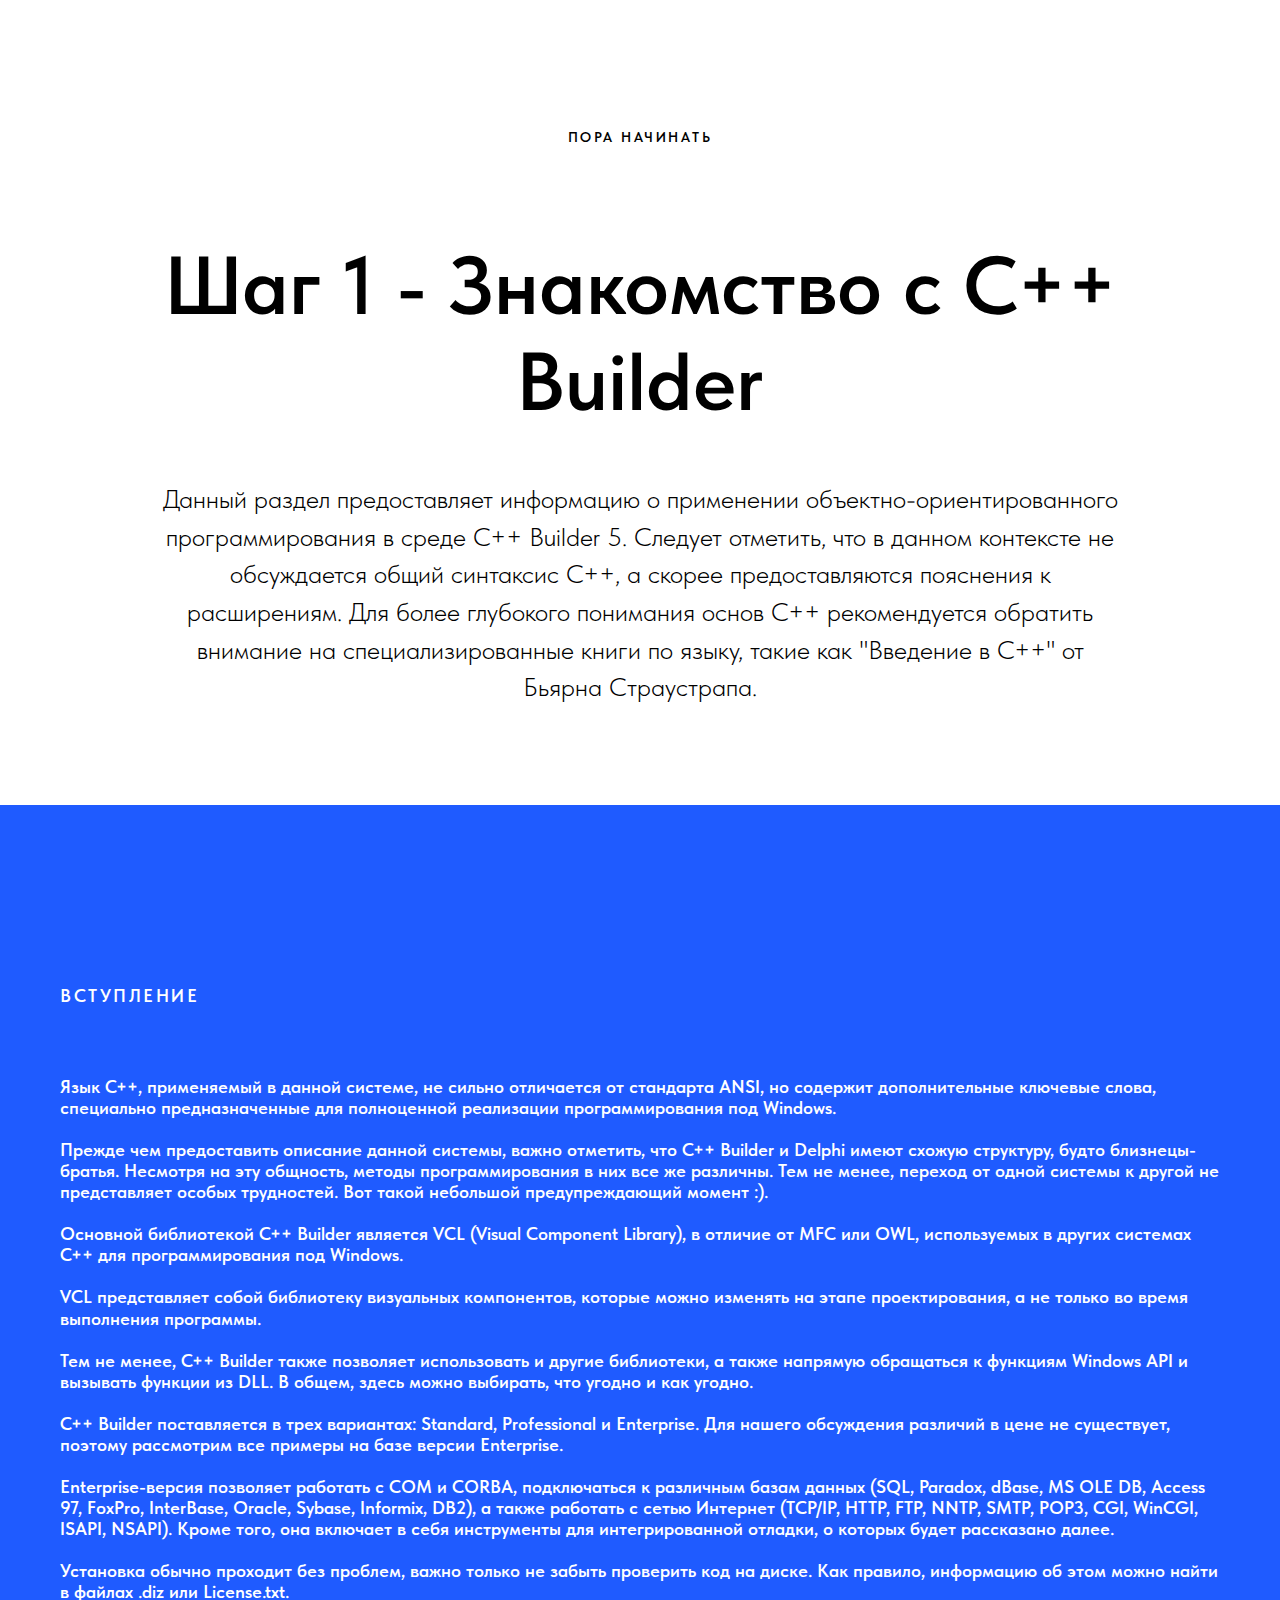
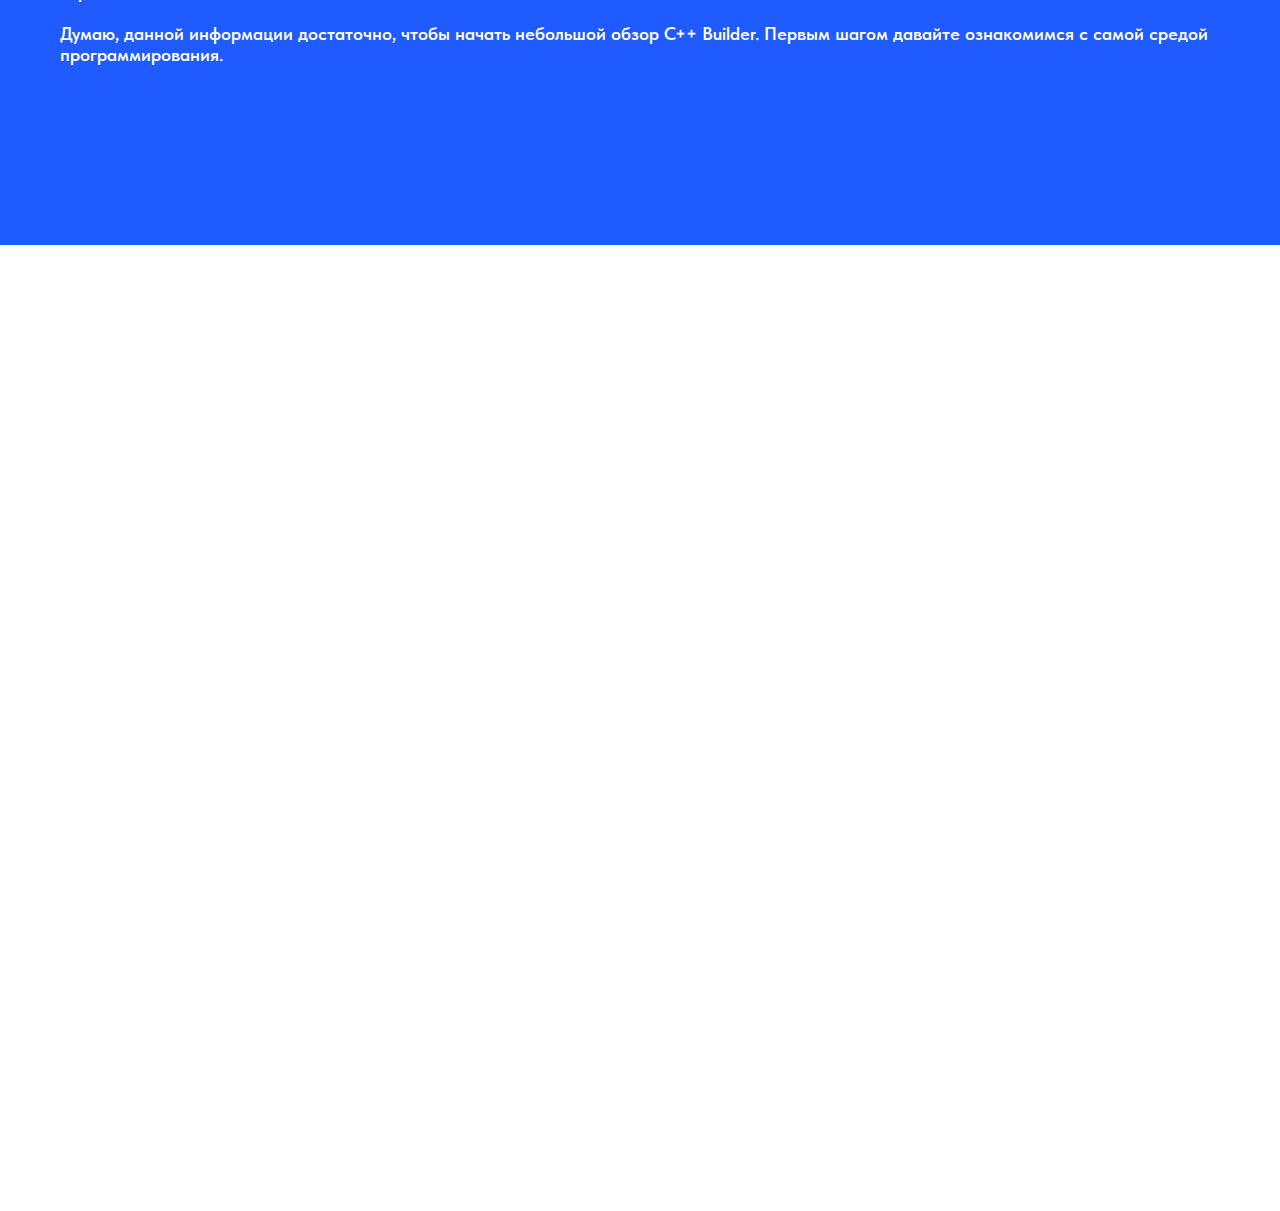
<file: step1.html>
﻿<!DOCTYPE html><html><head><meta charset="utf-8"><meta http-equiv="Content-Type" content="text/html; charset=utf-8"><meta name="viewport" content="width=device-width, initial-scale=1.0"> <!--metatextblock--><title>Step1</title><meta property="og:url" content="http://project8244563.tilda.ws/step1"><meta property="og:title" content="Step1"><meta property="og:description" content=""><meta property="og:type" content="website"><meta property="og:image" content="https://static.tildacdn.info/tild3763-6361-4333-a635-303037656263/-/resize/504x/_2023-12-03_13103042.png"><link rel="canonical" href="step1.html"><!--/metatextblock--><meta name="format-detection" content="telephone=no"><meta http-equiv="x-dns-prefetch-control" content="on"><link rel="dns-prefetch" href="https://ws.tildacdn.com"><link rel="dns-prefetch" href="https://static.tildacdn.info"><meta name="robots" content="nofollow"><link rel="shortcut icon" href="img/tildafavicon.ico" type="image/x-icon"><!-- Assets --><script src="js/tilda-fallback-1.0.min.js" async="" charset="utf-8"></script><link rel="stylesheet" href="css/tilda-grid-3.0.min.css" type="text/css" media="all" onerror="this.loaderr='y';"><link rel="stylesheet" href="tilda-blocks-page41822217.min.css?t=1702796016" type="text/css" media="all" onerror="this.loaderr='y';"><link rel="stylesheet" href="css/tilda-slds-1.4.min.css" type="text/css" media="print" onload="this.media='all';" onerror="this.loaderr='y';"><noscript><link rel="stylesheet" href="css/tilda-slds-1.4.min.css" type="text/css" media="all"></noscript><link rel="stylesheet" href="css/fonts-tildasans.css" type="text/css" media="all" onerror="this.loaderr='y';"><script nomodule="" src="js/tilda-polyfill-1.0.min.js" charset="utf-8"></script><script type="text/javascript">function t_onReady(func) {
if (document.readyState != 'loading') {
func();
} else {
document.addEventListener('DOMContentLoaded', func);
}
}
function t_onFuncLoad(funcName, okFunc, time) {
if (typeof window[funcName] === 'function') {
okFunc();
} else {
setTimeout(function() {
t_onFuncLoad(funcName, okFunc, time);
},(time || 100));
}
}</script><script src="js/tilda-scripts-3.0.min.js" charset="utf-8" defer="" onerror="this.loaderr='y';"></script><script src="tilda-blocks-page41822217.min.js?t=1702796016" charset="utf-8" async="" onerror="this.loaderr='y';"></script><script src="js/tilda-lazyload-1.0.min.js" charset="utf-8" async="" onerror="this.loaderr='y';"></script><script src="js/tilda-slds-1.4.min.js" charset="utf-8" async="" onerror="this.loaderr='y';"></script><script src="js/hammer.min.js" charset="utf-8" async="" onerror="this.loaderr='y';"></script><script src="js/tilda-events-1.0.min.js" charset="utf-8" async="" onerror="this.loaderr='y';"></script><script type="text/javascript">window.dataLayer = window.dataLayer || [];</script><script type="text/javascript">(function () {
if((/bot|google|yandex|baidu|bing|msn|duckduckbot|teoma|slurp|crawler|spider|robot|crawling|facebook/i.test(navigator.userAgent))===false && typeof(sessionStorage)!='undefined' && sessionStorage.getItem('visited')!=='y' && document.visibilityState){
var style=document.createElement('style');
style.type='text/css';
style.innerHTML='@media screen and (min-width: 980px) {.t-records {opacity: 0;}.t-records_animated {-webkit-transition: opacity ease-in-out .2s;-moz-transition: opacity ease-in-out .2s;-o-transition: opacity ease-in-out .2s;transition: opacity ease-in-out .2s;}.t-records.t-records_visible {opacity: 1;}}';
document.getElementsByTagName('head')[0].appendChild(style);
function t_setvisRecs(){
var alr=document.querySelectorAll('.t-records');
Array.prototype.forEach.call(alr, function(el) {
el.classList.add("t-records_animated");
});
setTimeout(function () {
Array.prototype.forEach.call(alr, function(el) {
el.classList.add("t-records_visible");
});
sessionStorage.setItem("visited", "y");
}, 400);
} 
document.addEventListener('DOMContentLoaded', t_setvisRecs);
}
})();</script></head><body class="t-body" style="margin:0;"><!--allrecords--><div id="allrecords" class="t-records" data-hook="blocks-collection-content-node" data-tilda-project-id="8244563" data-tilda-page-id="41822217" data-tilda-page-alias="step1" data-tilda-formskey="0256e5b780ccc9c376d7cc1458244563" data-tilda-cookie="no" data-tilda-lazy="yes"><div id="rec676004603" class="r t-rec t-rec_pt_120 t-rec_pb_90" style="padding-top:120px;padding-bottom:90px; " data-record-type="60"><!-- T050 --><div class="t050"><div class="t-container t-align_center"><div class="t-col t-col_10 t-prefix_1"><div class="t050__uptitle t-uptitle t-uptitle_sm" field="subtitle">Пора начинать</div> <div class="t050__title t-title t-title_xxl" field="title"><p style="text-align: center;">Шаг 1 - Знакомство с С++ Builder</p></div> <div class="t050__descr t-descr t-descr_xxl" field="descr">Данный раздел предоставляет информацию о применении объектно-ориентированного программирования в среде C++ Builder 5. Следует отметить, что в данном контексте не обсуждается общий синтаксис C++, а скорее предоставляются пояснения к расширениям. Для более глубокого понимания основ C++ рекомендуется обратить внимание на специализированные книги по языку, такие как "Введение в C++" от Бьярна Страустрапа.</div> </div></div></div><style> #rec676004603 .t050__uptitle { text-transform: uppercase; }</style></div><div id="rec676005467" class="r t-rec t-rec_pt_180 t-rec_pb_180" style="padding-top:180px;padding-bottom:180px;background-color:#1f5bff; " data-record-type="488" data-bg-color="#1f5bff"><!-- t488 --><div class="t488"><div class="t-container t-align_left"><div class="t-col t-col_12 "><div class="t488__uptitle t-uptitle t-uptitle_lg " field="subtitle">Вступление</div> <div class="t488__descr t-title t-title_xl " field="descr"><div style="font-size: 18px;" data-customstyle="yes">Язык C++, применяемый в данной системе, не сильно отличается от стандарта ANSI, но содержит дополнительные ключевые слова, специально предназначенные для полноценной реализации программирования под Windows.<br><br>Прежде чем предоставить описание данной системы, важно отметить, что C++ Builder и Delphi имеют схожую структуру, будто близнецы-братья. Несмотря на эту общность, методы программирования в них все же различны. Тем не менее, переход от одной системы к другой не представляет особых трудностей. Вот такой небольшой предупреждающий момент :).<br><br>Основной библиотекой C++ Builder является VCL (Visual Component Library), в отличие от MFC или OWL, используемых в других системах C++ для программирования под Windows.<br><br>VCL представляет собой библиотеку визуальных компонентов, которые можно изменять на этапе проектирования, а не только во время выполнения программы.<br><br>Тем не менее, C++ Builder также позволяет использовать и другие библиотеки, а также напрямую обращаться к функциям Windows API и вызывать функции из DLL. В общем, здесь можно выбирать, что угодно и как угодно.<br><br>C++ Builder поставляется в трех вариантах: Standard, Professional и Enterprise. Для нашего обсуждения различий в цене не существует, поэтому рассмотрим все примеры на базе версии Enterprise.<br><br>Enterprise-версия позволяет работать с COM и CORBA, подключаться к различным базам данных (SQL, Paradox, dBase, MS OLE DB, Access 97, FoxPro, InterBase, Oracle, Sybase, Informix, DB2), а также работать с сетью Интернет (TCP/IP, HTTP, FTP, NNTP, SMTP, POP3, CGI, WinCGI, ISAPI, NSAPI). Кроме того, она включает в себя инструменты для интегрированной отладки, о которых будет рассказано далее.<br><br>Установка обычно проходит без проблем, важно только не забыть проверить код на диске. Как правило, информацию об этом можно найти в файлах .diz или License.txt.<br><br>Думаю, данной информации достаточно, чтобы начать небольшой обзор C++ Builder. Первым шагом давайте ознакомимся с самой средой программирования.</div></div> </div></div></div><style> #rec676005467 .t488__uptitle { text-transform: uppercase; }</style></div><div id="rec676006793" class="r t-rec t-rec_pt_75 t-rec_pb_180" style="padding-top:75px;padding-bottom:180px; " data-record-type="94"><!-- T083 --><div class="t083"><div class="t-container"><div class="t-col t-col_10 t-prefix_1"><div class="t083__inner" itemscope="" itemtype="http://schema.org/ImageObject"><meta itemprop="image" content="https://static.tildacdn.info/tild3763-6361-4333-a635-303037656263/_2023-12-03_13103042.png"><div class="t083__imgwrapper"><img class="t083__image t083__widthauto t-img" src="tild3763-6361-4333-a635-303037656263/-/empty/_2023-12-03_13103042.png" data-original="https://static.tildacdn.info/tild3763-6361-4333-a635-303037656263/_2023-12-03_13103042.png" imgfield="img" alt=""></div><div class="t083__textclass1 t-title" field="title" itemprop="name">Экран разделен на 4 окна: главное (верхнее), Инспектор объектов (слева), Редактор кода (справа), и Дизайнер форм (под Редактором).<br><p style="text-align: left;">На главном окне находится Палитра компонентов, используемая для ускоренного программирования. Дизайнер форм отображает форму, а Инспектор объектов используется для изменения параметров компонентов и назначения обработчиков событий.</p>Существуют другие окна, некоторые "причалены" в Редакторе, о которых расскажу позже. Для ознакомления с системой этой информации достаточно. В следующем шаге будет минимальный проект.<br><br></div></div></div></div></div></div><div id="rec682302234" class="r t-rec t-rec_pt_90 t-rec_pb_90" style="padding-top:90px;padding-bottom:90px; " data-record-type="191"><!-- T142 --><div class="t142"><div class="t-container_100"><div class="t142__wrapone"><div class="t142__wraptwo"><a class="t-btn t142__submit t-btn_md" href="textlessons.html" target="" style="color:#ffffff;border:3px solid #ffffff;background-color:#1f5bff;" data-buttonfieldset="button"><span class="t142__text">Вернуться назад</span></a></div></div></div></div><script>t_onReady(function () {
t_onFuncLoad('t142_checkSize', function () {
t142_checkSize('682302234');
});
});
window.addEventListener('load', function () {
t_onFuncLoad('t142_checkSize', function () {
t142_checkSize('682302234');
});
});</script></script></body></html>
</file>
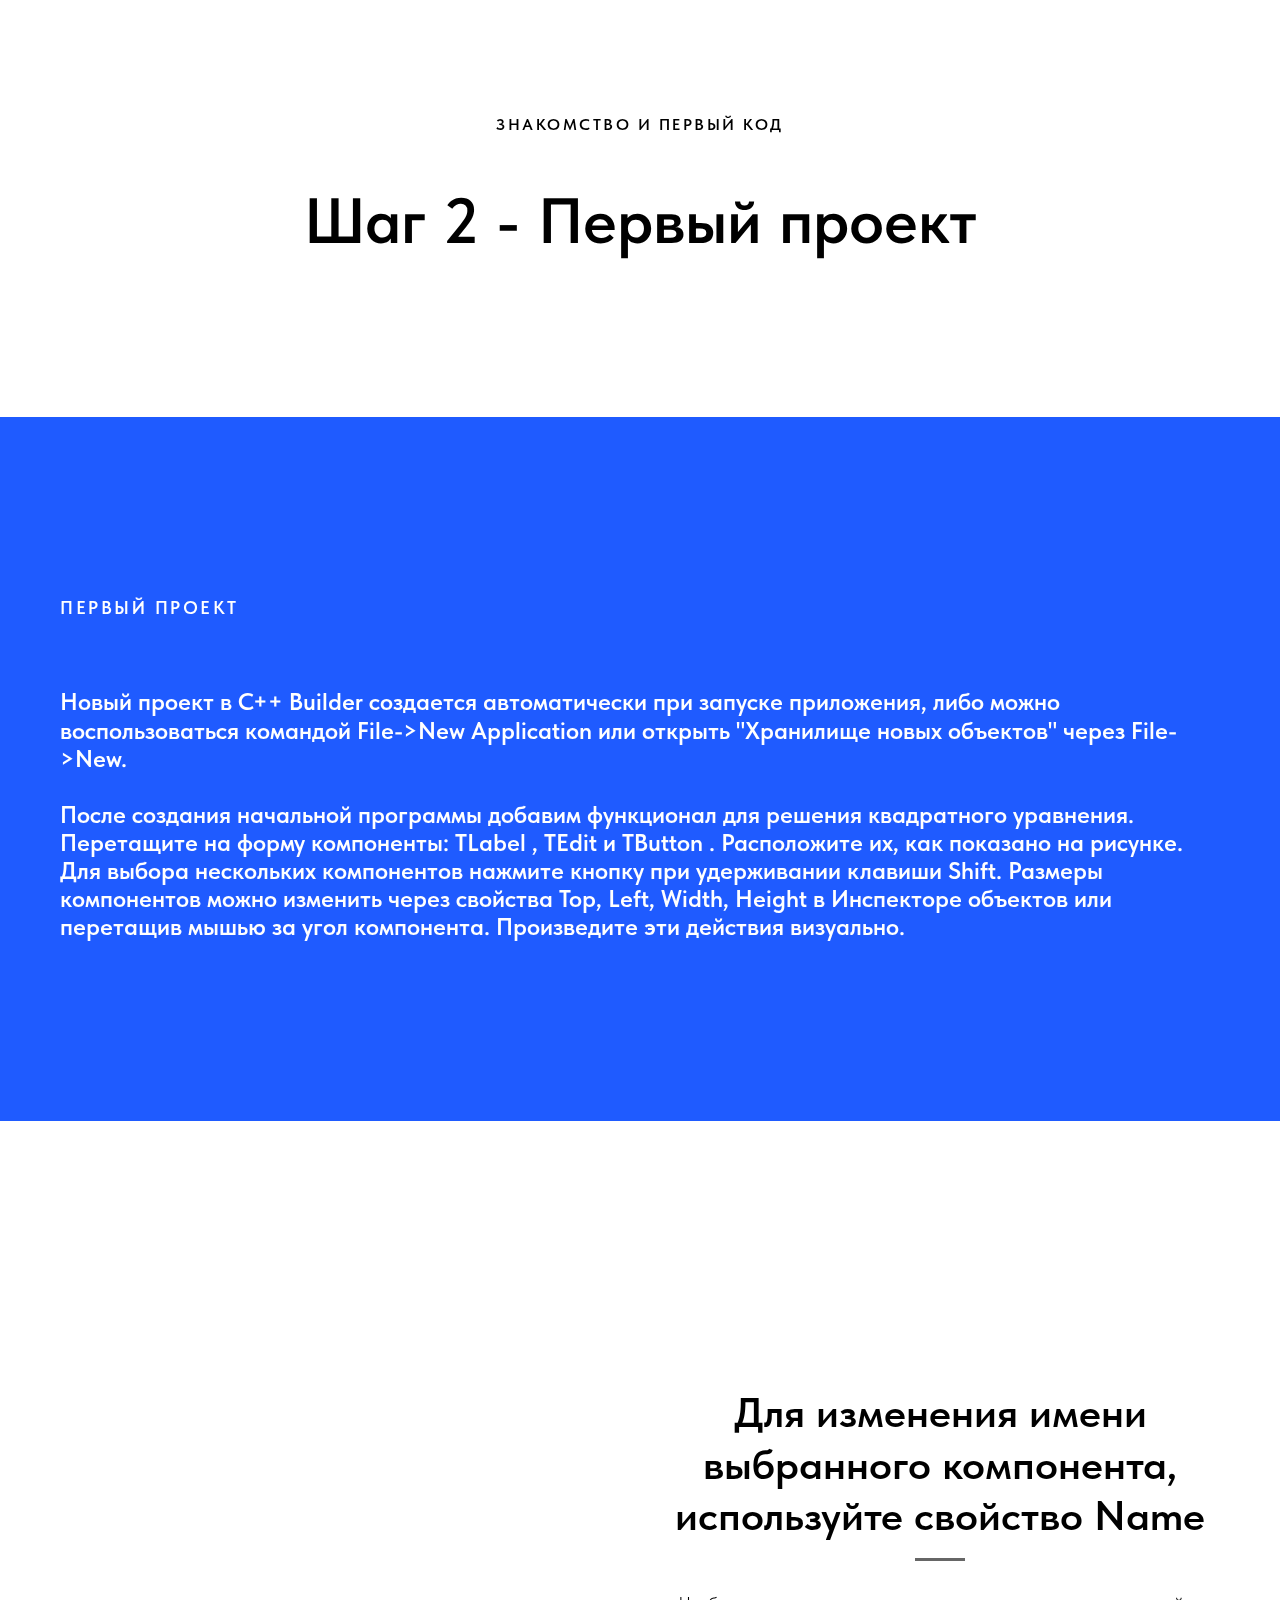
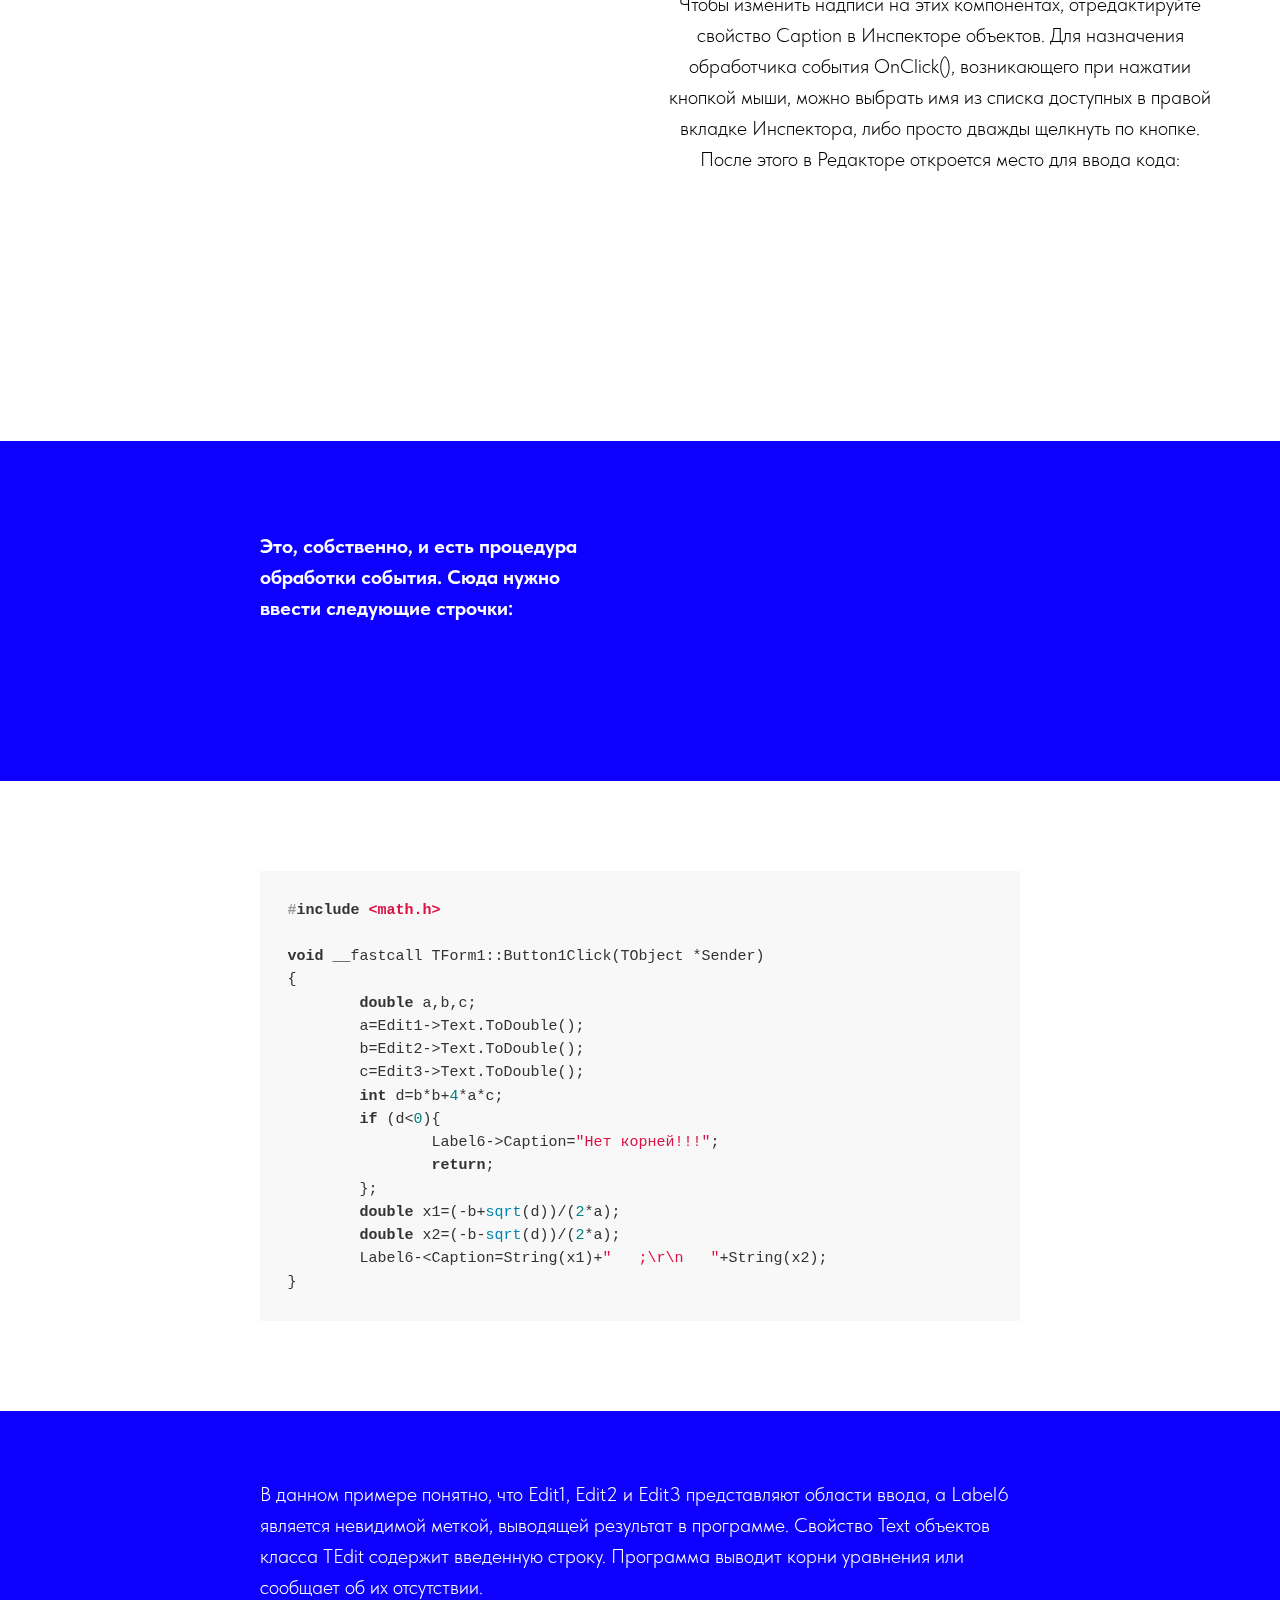
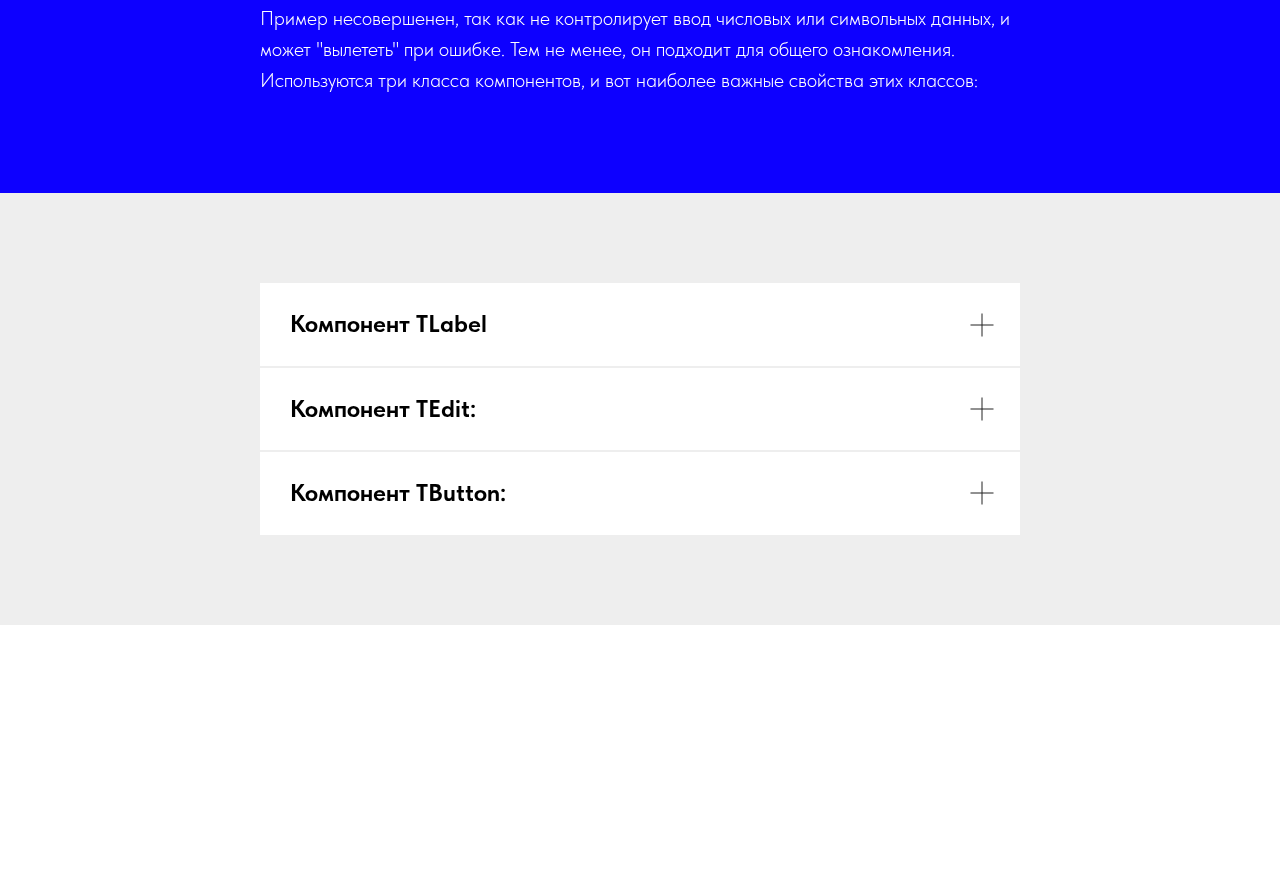
<file: step2.html>
﻿<!DOCTYPE html><html><head><meta charset="utf-8"><meta http-equiv="Content-Type" content="text/html; charset=utf-8"><meta name="viewport" content="width=device-width, initial-scale=1.0"> <!--metatextblock--><title>Step2</title><meta property="og:url" content="http://project8244563.tilda.ws/step2"><meta property="og:title" content="Step2"><meta property="og:description" content=""><meta property="og:type" content="website"><meta property="og:image" content="https://static.tildacdn.info/tild6363-6338-4065-b532-383637316334/-/resize/504x/_2023-12-03_13164895.png"><link rel="canonical" href="step2.html"><!--/metatextblock--><meta name="format-detection" content="telephone=no"><meta http-equiv="x-dns-prefetch-control" content="on"><link rel="dns-prefetch" href="https://ws.tildacdn.com"><link rel="dns-prefetch" href="https://static.tildacdn.info"><meta name="robots" content="nofollow"><link rel="shortcut icon" href="img/tildafavicon.ico" type="image/x-icon"><!-- Assets --><script src="js/tilda-fallback-1.0.min.js" async="" charset="utf-8"></script><link rel="stylesheet" href="css/tilda-grid-3.0.min.css" type="text/css" media="all" onerror="this.loaderr='y';"><link rel="stylesheet" href="tilda-blocks-page41822431.min.css?t=1702796248" type="text/css" media="all" onerror="this.loaderr='y';"><link rel="stylesheet" href="css/tilda-slds-1.4.min.css" type="text/css" media="print" onload="this.media='all';" onerror="this.loaderr='y';"><noscript><link rel="stylesheet" href="css/tilda-slds-1.4.min.css" type="text/css" media="all"></noscript><link rel="stylesheet" href="css/highlight.min.css" type="text/css" media="all" onerror="this.loaderr='y';"><link rel="stylesheet" href="css/tilda-zoom-2.0.min.css" type="text/css" media="print" onload="this.media='all';" onerror="this.loaderr='y';"><noscript><link rel="stylesheet" href="css/tilda-zoom-2.0.min.css" type="text/css" media="all"></noscript><link rel="stylesheet" href="css/fonts-tildasans.css" type="text/css" media="all" onerror="this.loaderr='y';"><script nomodule="" src="js/tilda-polyfill-1.0.min.js" charset="utf-8"></script><script type="text/javascript">function t_onReady(func) {
if (document.readyState != 'loading') {
func();
} else {
document.addEventListener('DOMContentLoaded', func);
}
}
function t_onFuncLoad(funcName, okFunc, time) {
if (typeof window[funcName] === 'function') {
okFunc();
} else {
setTimeout(function() {
t_onFuncLoad(funcName, okFunc, time);
},(time || 100));
}
}</script><script src="js/tilda-scripts-3.0.min.js" charset="utf-8" defer="" onerror="this.loaderr='y';"></script><script src="tilda-blocks-page41822431.min.js?t=1702796248" charset="utf-8" async="" onerror="this.loaderr='y';"></script><script src="js/tilda-lazyload-1.0.min.js" charset="utf-8" async="" onerror="this.loaderr='y';"></script><script src="js/tilda-slds-1.4.min.js" charset="utf-8" async="" onerror="this.loaderr='y';"></script><script src="js/hammer.min.js" charset="utf-8" async="" onerror="this.loaderr='y';"></script><script src="js/highlight.min.js" charset="utf-8" onerror="this.loaderr='y';"></script><script src="js/tilda-zoom-2.0.min.js" charset="utf-8" async="" onerror="this.loaderr='y';"></script><script src="js/tilda-events-1.0.min.js" charset="utf-8" async="" onerror="this.loaderr='y';"></script><script type="text/javascript">window.dataLayer = window.dataLayer || [];</script><script type="text/javascript">(function () {
if((/bot|google|yandex|baidu|bing|msn|duckduckbot|teoma|slurp|crawler|spider|robot|crawling|facebook/i.test(navigator.userAgent))===false && typeof(sessionStorage)!='undefined' && sessionStorage.getItem('visited')!=='y' && document.visibilityState){
var style=document.createElement('style');
style.type='text/css';
style.innerHTML='@media screen and (min-width: 980px) {.t-records {opacity: 0;}.t-records_animated {-webkit-transition: opacity ease-in-out .2s;-moz-transition: opacity ease-in-out .2s;-o-transition: opacity ease-in-out .2s;transition: opacity ease-in-out .2s;}.t-records.t-records_visible {opacity: 1;}}';
document.getElementsByTagName('head')[0].appendChild(style);
function t_setvisRecs(){
var alr=document.querySelectorAll('.t-records');
Array.prototype.forEach.call(alr, function(el) {
el.classList.add("t-records_animated");
});
setTimeout(function () {
Array.prototype.forEach.call(alr, function(el) {
el.classList.add("t-records_visible");
});
sessionStorage.setItem("visited", "y");
}, 400);
} 
document.addEventListener('DOMContentLoaded', t_setvisRecs);
}
})();</script></head><body class="t-body" style="margin:0;"><!--allrecords--><div id="allrecords" class="t-records" data-hook="blocks-collection-content-node" data-tilda-project-id="8244563" data-tilda-page-id="41822431" data-tilda-page-alias="step2" data-tilda-formskey="0256e5b780ccc9c376d7cc1458244563" data-tilda-cookie="no" data-tilda-lazy="yes"><div id="rec676007186" class="r t-rec t-rec_pt_105 t-rec_pb_75" style="padding-top:105px;padding-bottom:75px; " data-record-type="30"><!-- T015 --><div class="t015"><div class="t-container t-align_center"><div class="t-col t-col_10 t-prefix_1"><div class="t015__uptitle t-uptitle t-uptitle_md" field="subtitle">знакомство и первый код</div> <div class="t015__title t-title t-title_lg" field="title">Шаг 2 - Первый проект<br><br></div> </div></div></div><style> #rec676007186 .t015__uptitle { text-transform: uppercase; }</style></div><div id="rec676007716" class="r t-rec t-rec_pt_180 t-rec_pb_180" style="padding-top:180px;padding-bottom:180px;background-color:#1f5bff; " data-record-type="488" data-bg-color="#1f5bff"><!-- t488 --><div class="t488"><div class="t-container t-align_left"><div class="t-col t-col_12 "><div class="t488__uptitle t-uptitle t-uptitle_lg " field="subtitle">Первый проект</div> <div class="t488__descr t-title t-title_xl " field="descr"><div style="font-size: 24px;" data-customstyle="yes">Новый проект в C++ Builder создается автоматически при запуске приложения, либо можно воспользоваться командой File-&gt;New Application или открыть "Хранилище новых объектов" через File-&gt;New.<br><br>После создания начальной программы добавим функционал для решения квадратного уравнения. Перетащите на форму компоненты: TLabel , TEdit и TButton . Расположите их, как показано на рисунке. Для выбора нескольких компонентов нажмите кнопку при удерживании клавиши Shift. Размеры компонентов можно изменить через свойства Top, Left, Width, Height в Инспекторе объектов или перетащив мышью за угол компонента. Произведите эти действия визуально.</div></div> </div></div></div><style> #rec676007716 .t488__uptitle { text-transform: uppercase; }</style></div><div id="rec676008612" class="r t-rec t-rec_pt_180 t-rec_pb_180" style="padding-top:180px;padding-bottom:180px; " data-record-type="480"><!-- T480 --><div style="width: 0; height: 0; overflow: hidden;"><div class="t480__sizer t-col t-col_6" data-auto-correct-mobile-width="false" style="height:560px;"></div></div><div class="t480"><div class="t-container"><div class="t480__top t480__col t-col t-col_6 " itemscope="" itemtype="http://schema.org/ImageObject"><meta itemprop="image" content="https://static.tildacdn.info/tild6363-6338-4065-b532-383637316334/_2023-12-03_13164895.png"> <div class="t480__blockimg t-bgimg" data-original="https://static.tildacdn.info/tild6363-6338-4065-b532-383637316334/_2023-12-03_13164895.png" bgimgfield="img" style="background-image:url('tild6363-6338-4065-b532-383637316334/-/resizeb/20x/_2023-12-03_13164895.png'); height:560px;"></div></div><div class="t480__col t-col t-col_6 "><div class="t480__textwrapper t-align_center" style="height:560px;"><div class="t480__content t-valign_middle"><div class="t480__title t-title t-title_xs t-margin_auto" field="title">Для изменения имени выбранного компонента, используйте свойство Name</div><div class="t480__line t-margin_auto" style=""></div><div class="t480__descr t-descr t-descr_md t-margin_auto" field="descr">Чтобы изменить надписи на этих компонентах, отредактируйте свойство Caption в Инспекторе объектов. Для назначения обработчика события OnClick(), возникающего при нажатии кнопкой мыши, можно выбрать имя из списка доступных в правой вкладке Инспектора, либо просто дважды щелкнуть по кнопке. После этого в Редакторе откроется место для ввода кода:</div></div></div></div></div></div><script>t_onReady(function() {
t_onFuncLoad('t480_init', function() {
t480_init('676008612');
});
});</script><style> #rec676008612 .t480__uptitle { max-width: 400px; }</style></div><div id="rec676009860" class="r t-rec t-rec_pt_90 t-rec_pb_75" style="padding-top:90px;padding-bottom:75px;background-color:#0d00ff; " data-record-type="223" data-bg-color="#0d00ff"><!-- T195 --><div class="t195"><div class="t-container"><div class="t-col t-col_4 t-prefix_2"><div class="t195__text t-text t-text_md" field="text"><strong style="color: rgb(255, 255, 255);">Это, собственно, и есть процедура обработки события. Сюда нужно ввести следующие строчки:</strong></div></div><div class="t-col t-col_6 t195__imgsection" itemscope="" itemtype="http://schema.org/ImageObject"><meta itemprop="image" content="https://static.tildacdn.info/tild6264-3532-4164-b562-643632393535/_2023-12-03_13210062.png"> <img class="t195__img t-img" src="tild6264-3532-4164-b562-643632393535/-/empty/_2023-12-03_13210062.png" data-original="https://static.tildacdn.info/tild6264-3532-4164-b562-643632393535/_2023-12-03_13210062.png" imgfield="img" data-tu-max-width="1200" data-tu-max-height="1200" data-zoomable="yes" data-img-zoom-url="https://static.tildacdn.info/tild6264-3532-4164-b562-643632393535/_2023-12-03_13210062.png" alt=""><br><div class="t195__sectitle t-descr" field="imgtitle" itemprop="name"></div><div class="t195__secdescr t-descr" field="imgdescr" itemprop="description"></div></div></div></div></div><div id="rec676008952" class="r t-rec t-rec_pt_90 t-rec_pb_90" style="padding-top:90px;padding-bottom:90px; " data-animationappear="off" data-record-type="285"><!-- t264 --><div class="t264"><div class="t-container"><div class="t-col t-col_8 t-prefix_2"><div class="t264__wrapper t-text t-text_xs" style="border: 0px solid #f8f8f8;"><pre><code class="auto">
#include &lt;math.h&gt;

void __fastcall TForm1::Button1Click(TObject *Sender)
{
	double a,b,c;
	a=Edit1-&gt;Text.ToDouble();
	b=Edit2-&gt;Text.ToDouble();
	c=Edit3-&gt;Text.ToDouble();
	int d=b*b+4*a*c;
	if (d&lt;0){
		Label6-&gt;Caption=&quot;Нет корней!!!&quot;;
		return;
	};
	double x1=(-b+sqrt(d))/(2*a);
	double x2=(-b-sqrt(d))/(2*a);
	Label6-&lt;Caption=String(x1)+&quot;   ;\r\n   &quot;+String(x2);
}
</code></pre></div></div></div></div><script type="text/javascript">t_onReady(function () {
var rec = document.getElementById('rec676008952');
var rawCode = rec.querySelector('pre code');
rawCode.textContent = rawCode.textContent.trim()
t_onFuncLoadObj(hljs.initHighlightingOnLoad);
function t_onFuncLoadObj(okFunc) {
if (typeof hljs.initHighlightingOnLoad === 'function') {
okFunc();
} else {
setTimeout(function checkFuncExist() {
if (typeof hljs.initHighlightingOnLoad === 'function') {
okFunc();
return;
}
if (document.readyState === 'complete' && typeof hljs.initHighlightingOnLoad !== 'function') {
throw new Error('hljs.initHighlightingOnLoad' + ' is undefined');
}
setTimeout(checkFuncExist, 100);
});
}
}
});</script><style type="text/css">.t264 .hljs { 
background-color: ;
}</style> </div><div id="rec676010121" class="r t-rec t-rec_pt_60 t-rec_pb_60" style="padding-top:60px;padding-bottom:60px;background-color:#0d00ff; " data-record-type="106" data-bg-color="#0d00ff"><!-- T004 --><div class="t004"><div class="t-container "><div class="t-col t-col_8 t-prefix_2"><div field="text" class="t-text t-text_md "><span style="color: rgb(255, 255, 255);">В данном примере понятно, что Edit1, Edit2 и Edit3 представляют области ввода, а Label6 является невидимой меткой, выводящей результат в программе. Свойство Text объектов класса TEdit содержит введенную строку. Программа выводит корни уравнения или сообщает об их отсутствии.</span><br><span style="color: rgb(255, 255, 255);">Пример несовершенен, так как не контролирует ввод числовых или символьных данных, и может "вылететь" при ошибке. Тем не менее, он подходит для общего ознакомления.</span><br><span style="color: rgb(255, 255, 255);">Используются три класса компонентов, и вот наиболее важные свойства этих классов:</span><br><br></div></div></div></div></div><div id="rec676011046" class="r t-rec t-rec_pt_90 t-rec_pb_90" style="padding-top:90px;padding-bottom:90px;background-color:#eeeeee; " data-animationappear="off" data-record-type="668" data-bg-color="#eeeeee"><!-- T668 --><div class="t668"><div class="t-container"><div class="t668__col t-col t-col_8 t-prefix_2" style="margin-bottom:2px;"><div class="t668__accordion" data-accordion="false" data-scroll-to-expanded="false"><div class="t668__wrapper"><div class="t668__header "><button type="button" class="t668__trigger-button" aria-controls="accordion1_676011046" aria-expanded="false"><span class="t668__title t-name t-name_xl" field="li_title__1198175427190" style=""><strong>Компонент TLabel</strong></span><span class="t668__icon"><span class="t668__lines"><svg role="presentation" focusable="false" width="24px" height="24px" viewbox="0 0 24 24" xmlns="http://www.w3.org/2000/svg" xmlns:xlink="http://www.w3.org/1999/xlink"><g stroke="none" stroke-width="1px" fill="none" fill-rule="evenodd" stroke-linecap="square"><g transform="translate(1.000000, 1.000000)" stroke="#222222"><path d="M0,11 L22,11"></path><path d="M11,0 L11,22"></path></g></g></svg></span><span class="t668__circle" style="background-color: transparent;"></span></span><span class="t668__icon t668__icon-hover"><span class="t668__lines"><svg role="presentation" focusable="false" width="24px" height="24px" viewbox="0 0 24 24" xmlns="http://www.w3.org/2000/svg" xmlns:xlink="http://www.w3.org/1999/xlink"><g stroke="none" stroke-width="1px" fill="none" fill-rule="evenodd" stroke-linecap="square"><g transform="translate(1.000000, 1.000000)" stroke="#222222"><path d="M0,11 L22,11"></path><path d="M11,0 L11,22"></path></g></g></svg></span><span class="t668__circle" style="background-color: #eee;"></span></span></button></div><div class="t668__content" id="accordion1_676011046" hidden=""><div class="t668__textwrapper"><div class="t668__text t-descr t-descr_xs" field="li_descr__1198175427190" style=""><ul><li>Caption - надпись, выводимая объектом.</li><li>Align - выравнивание метки.</li><li>AutoSize - автоматическое масштабирование метки по длине текста.</li><li>Enabled - разрешена ли метка.</li><li>Color - цвет метки.</li><li>Font - свойство типа TFont, позволяющее выбрать тип шрифта из диалога.</li><li>ParentFont - определяет, нужно ли использовать шрифт родителя.</li><li>Transparent - прозрачность фона метки.</li><li>ShowAccelChar - возможность использовать "быструю клавишу".</li><li>WordWrap - автоматический перенос слов.</li></ul></div></div></div></div></div></div><div class="t668__col t-col t-col_8 t-prefix_2" style="margin-bottom:2px;"><div class="t668__accordion" data-accordion="false" data-scroll-to-expanded="false"><div class="t668__wrapper"><div class="t668__header "><button type="button" class="t668__trigger-button" aria-controls="accordion2_676011046" aria-expanded="false"><span class="t668__title t-name t-name_xl" field="li_title__1198175427191" style=""><strong>Компонент TEdit:</strong></span><span class="t668__icon"><span class="t668__lines"><svg role="presentation" focusable="false" width="24px" height="24px" viewbox="0 0 24 24" xmlns="http://www.w3.org/2000/svg" xmlns:xlink="http://www.w3.org/1999/xlink"><g stroke="none" stroke-width="1px" fill="none" fill-rule="evenodd" stroke-linecap="square"><g transform="translate(1.000000, 1.000000)" stroke="#222222"><path d="M0,11 L22,11"></path><path d="M11,0 L11,22"></path></g></g></svg></span><span class="t668__circle" style="background-color: transparent;"></span></span><span class="t668__icon t668__icon-hover"><span class="t668__lines"><svg role="presentation" focusable="false" width="24px" height="24px" viewbox="0 0 24 24" xmlns="http://www.w3.org/2000/svg" xmlns:xlink="http://www.w3.org/1999/xlink"><g stroke="none" stroke-width="1px" fill="none" fill-rule="evenodd" stroke-linecap="square"><g transform="translate(1.000000, 1.000000)" stroke="#222222"><path d="M0,11 L22,11"></path><path d="M11,0 L11,22"></path></g></g></svg></span><span class="t668__circle" style="background-color: #eee;"></span></span></button></div><div class="t668__content" id="accordion2_676011046" hidden=""><div class="t668__textwrapper"><div class="t668__text t-descr t-descr_xs" field="li_descr__1198175427191" style=""><ul><li>Anchors - определяет, как изменится длина компонента при изменении размеров формы.</li><li>BorderStyle - окантовка области ввода.</li><li>Color - цвет фона.</li><li>ReadOnly - запрещает редактирование текста.</li><li>PasswordChar - отображение символа вместо текста.</li><li>Text - содержит введенную строку.</li></ul></div></div></div></div></div></div><div class="t668__col t-col t-col_8 t-prefix_2" style="margin-bottom:2px;"><div class="t668__accordion" data-accordion="false" data-scroll-to-expanded="false"><div class="t668__wrapper"><div class="t668__header "><button type="button" class="t668__trigger-button" aria-controls="accordion3_676011046" aria-expanded="false"><span class="t668__title t-name t-name_xl" field="li_title__1198175427192" style=""><strong>Компонент TButton:</strong></span><span class="t668__icon"><span class="t668__lines"><svg role="presentation" focusable="false" width="24px" height="24px" viewbox="0 0 24 24" xmlns="http://www.w3.org/2000/svg" xmlns:xlink="http://www.w3.org/1999/xlink"><g stroke="none" stroke-width="1px" fill="none" fill-rule="evenodd" stroke-linecap="square"><g transform="translate(1.000000, 1.000000)" stroke="#222222"><path d="M0,11 L22,11"></path><path d="M11,0 L11,22"></path></g></g></svg></span><span class="t668__circle" style="background-color: transparent;"></span></span><span class="t668__icon t668__icon-hover"><span class="t668__lines"><svg role="presentation" focusable="false" width="24px" height="24px" viewbox="0 0 24 24" xmlns="http://www.w3.org/2000/svg" xmlns:xlink="http://www.w3.org/1999/xlink"><g stroke="none" stroke-width="1px" fill="none" fill-rule="evenodd" stroke-linecap="square"><g transform="translate(1.000000, 1.000000)" stroke="#222222"><path d="M0,11 L22,11"></path><path d="M11,0 L11,22"></path></g></g></svg></span><span class="t668__circle" style="background-color: #eee;"></span></span></button></div><div class="t668__content" id="accordion3_676011046" hidden=""><div class="t668__textwrapper"><div class="t668__text t-descr t-descr_xs" field="li_descr__1198175427192" style=""><ul><li>OnClick - событие, возникающее при нажатии кнопки мыши.</li><li>Cancel - определяет использование кнопки при нажатии клавиши ESC.</li><li>Default - выбор кнопки по умолчанию.</li><li>Caption - подпись на кнопке.</li><li>ModalResult - значение для модальных диалоговых окон.</li><li>PopupMenu - контекстное меню при нажатии правой кнопкой мыши.</li></ul></div></div></div></div></div></div></div></div><script>t_onReady(function () {
t_onFuncLoad('t668_init', function () {
t668_init('676011046');
});
});</script></div><div id="rec682302774" class="r t-rec t-rec_pt_90 t-rec_pb_90" style="padding-top:90px;padding-bottom:90px; " data-record-type="191"><!-- T142 --><div class="t142"><div class="t-container_100"><div class="t142__wrapone"><div class="t142__wraptwo"><a class="t-btn t142__submit t-btn_md" href="textlessons.html" target="" style="color:#ffffff;border:3px solid #ffffff;background-color:#1f5bff;" data-buttonfieldset="button"><span class="t142__text">Вернуться назад</span></a></div></div></div></div><script>t_onReady(function () {
t_onFuncLoad('t142_checkSize', function () {
t142_checkSize('682302774');
});
});
window.addEventListener('load', function () {
t_onFuncLoad('t142_checkSize', function () {
t142_checkSize('682302774');
});
});</script></script></body></html>
</file>
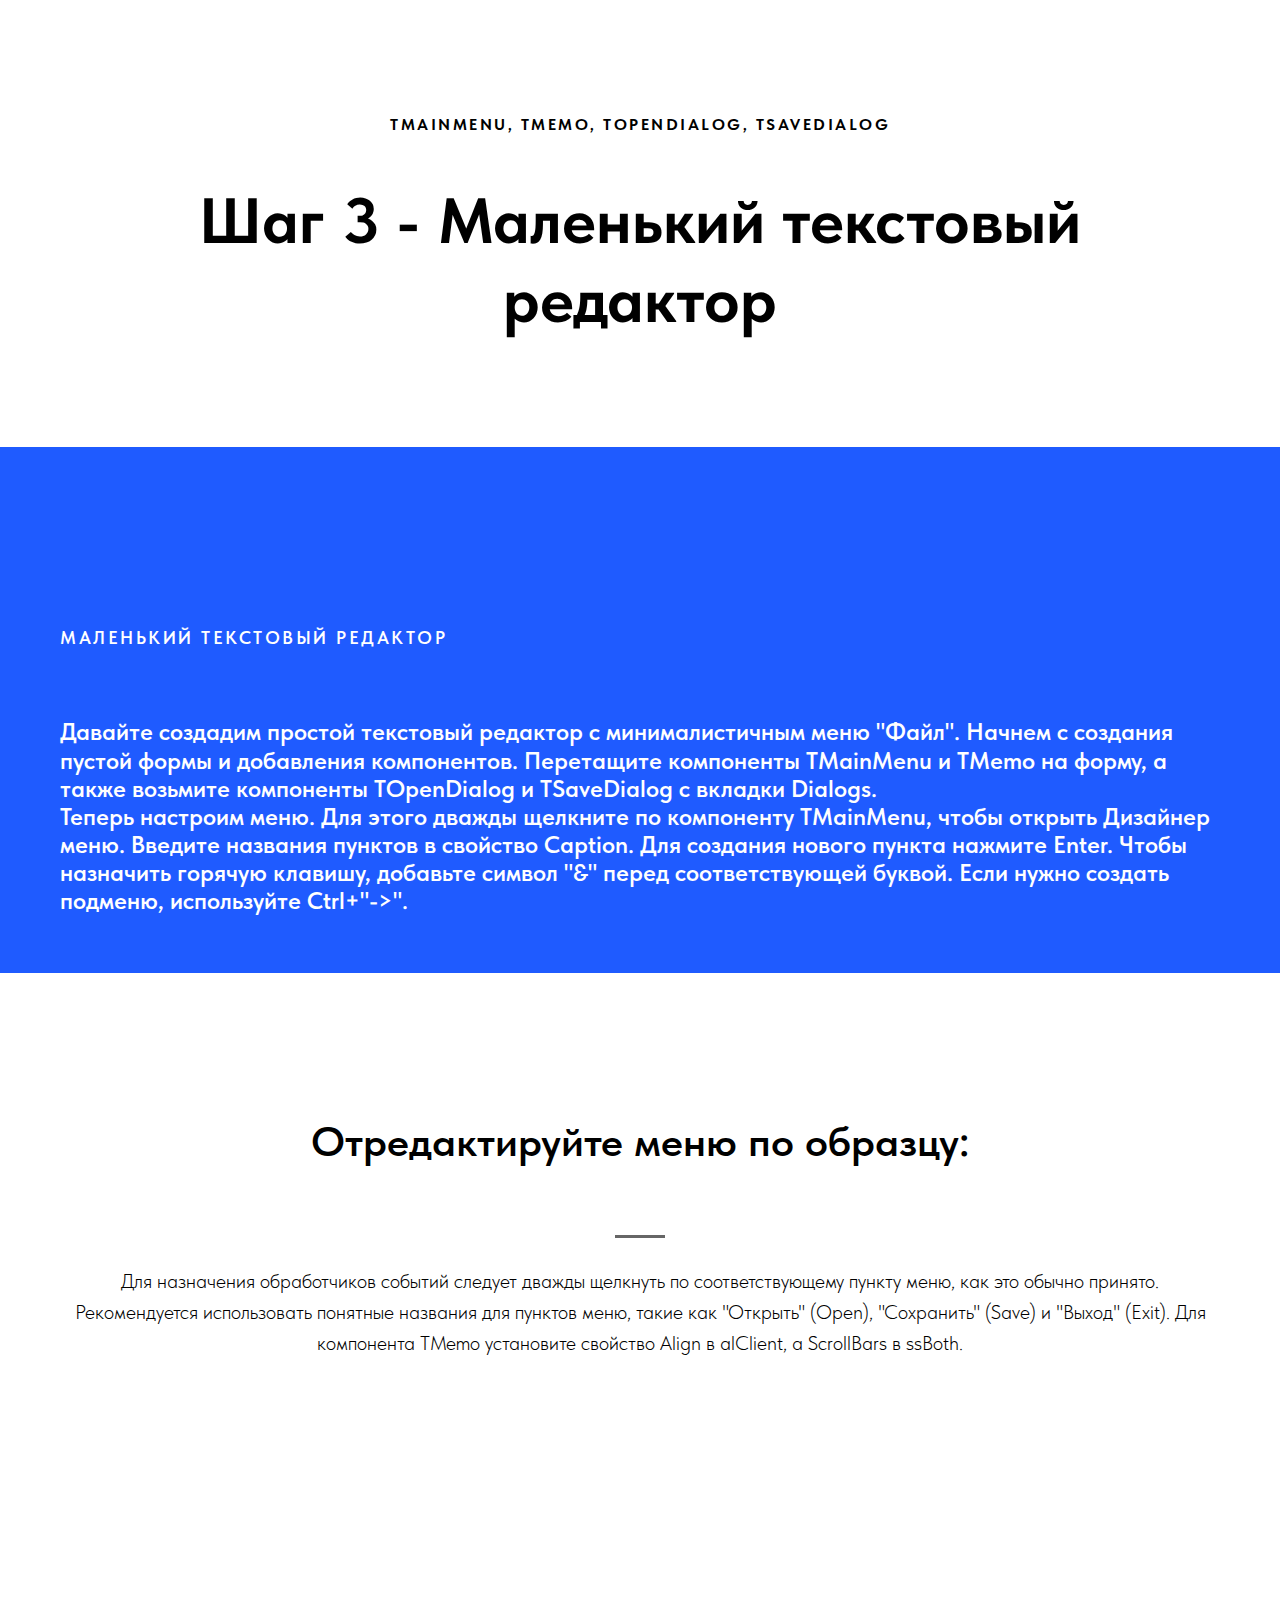
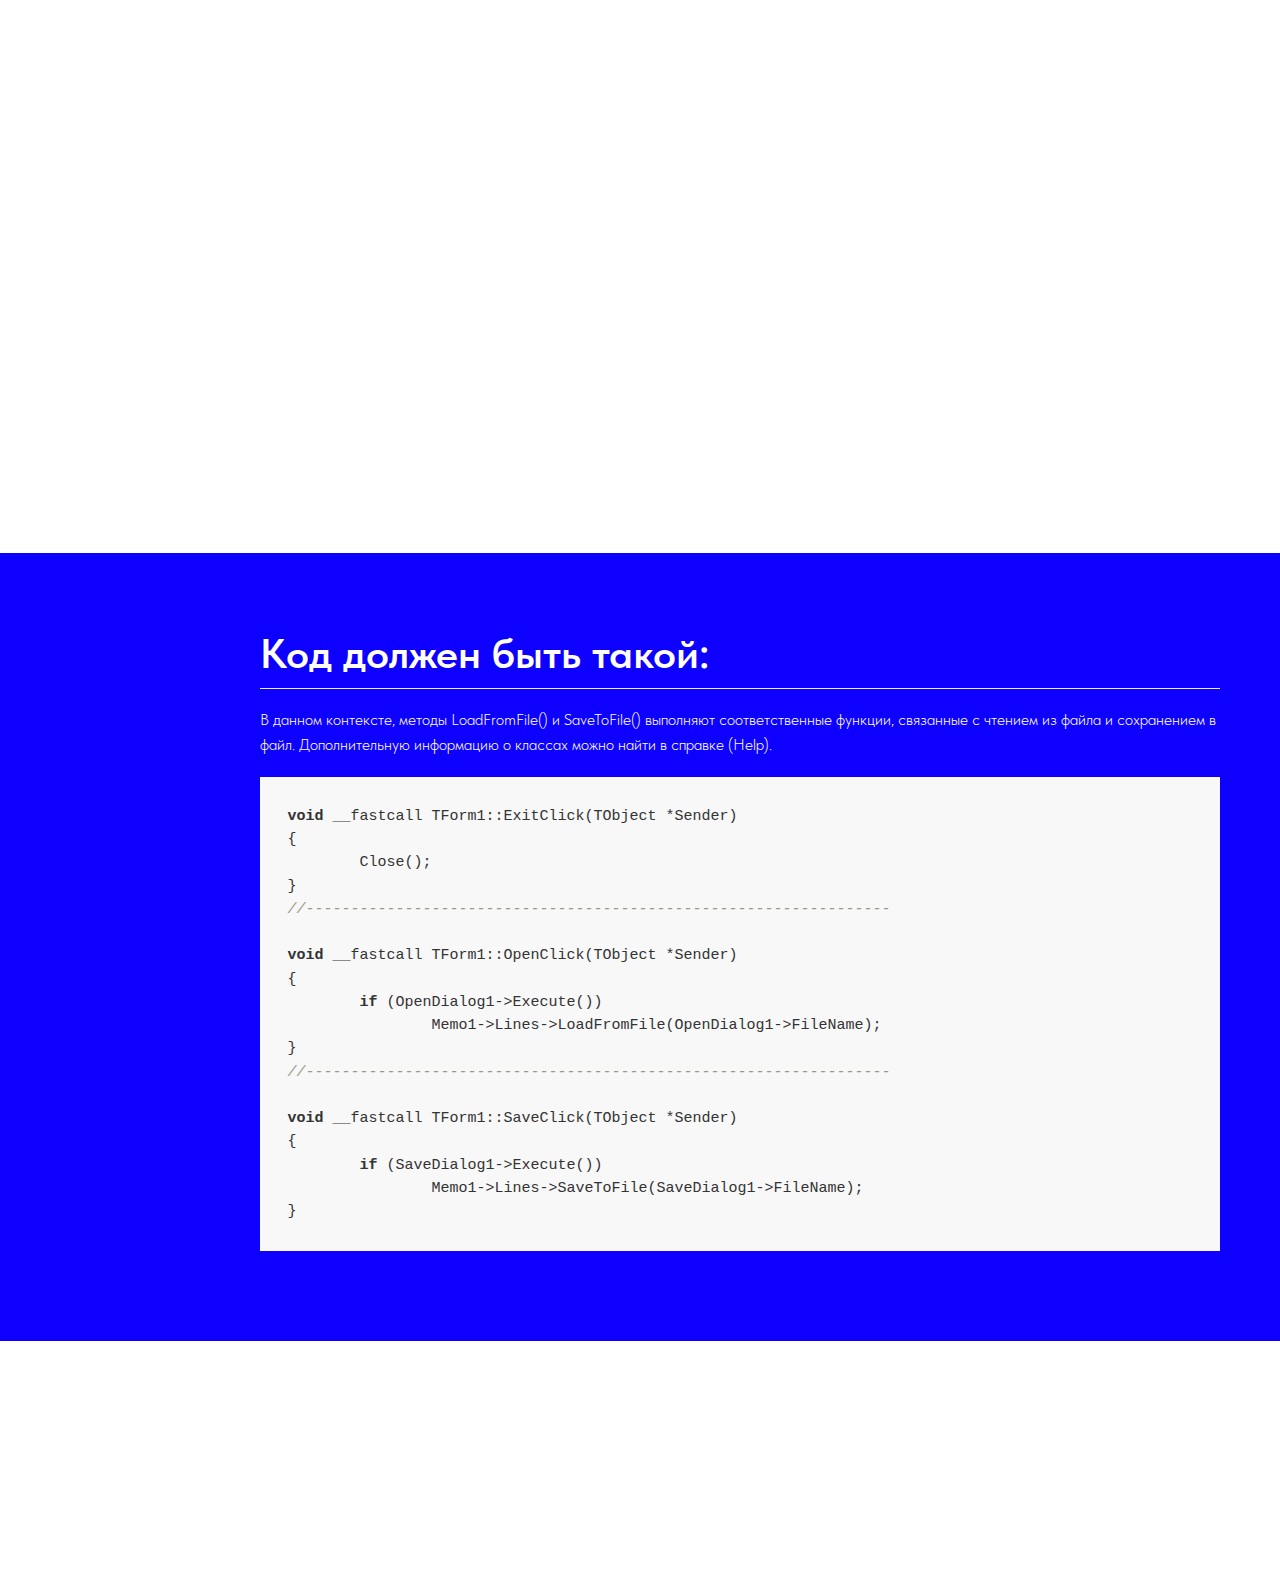
<file: step3.html>
﻿<!DOCTYPE html><html><head><meta charset="utf-8"><meta http-equiv="Content-Type" content="text/html; charset=utf-8"><meta name="viewport" content="width=device-width, initial-scale=1.0"> <!--metatextblock--><title>STEP3</title><meta property="og:url" content="http://project8244563.tilda.ws/step3"><meta property="og:title" content="STEP3"><meta property="og:description" content=""><meta property="og:type" content="website"><meta property="og:image" content="https://static.tildacdn.info/tild3237-6238-4534-b666-376334323062/-/resize/504x/noroot.png"><link rel="canonical" href="step3.html"><!--/metatextblock--><meta name="format-detection" content="telephone=no"><meta http-equiv="x-dns-prefetch-control" content="on"><link rel="dns-prefetch" href="https://ws.tildacdn.com"><link rel="dns-prefetch" href="https://static.tildacdn.info"><meta name="robots" content="nofollow"><link rel="shortcut icon" href="img/tildafavicon.ico" type="image/x-icon"><!-- Assets --><script src="js/tilda-fallback-1.0.min.js" async="" charset="utf-8"></script><link rel="stylesheet" href="css/tilda-grid-3.0.min.css" type="text/css" media="all" onerror="this.loaderr='y';"><link rel="stylesheet" href="tilda-blocks-page41823023.min.css?t=1702796327" type="text/css" media="all" onerror="this.loaderr='y';"><link rel="stylesheet" href="css/highlight.min.css" type="text/css" media="all" onerror="this.loaderr='y';"><link rel="stylesheet" href="css/fonts-tildasans.css" type="text/css" media="all" onerror="this.loaderr='y';"><script nomodule="" src="js/tilda-polyfill-1.0.min.js" charset="utf-8"></script><script type="text/javascript">function t_onReady(func) {
if (document.readyState != 'loading') {
func();
} else {
document.addEventListener('DOMContentLoaded', func);
}
}
function t_onFuncLoad(funcName, okFunc, time) {
if (typeof window[funcName] === 'function') {
okFunc();
} else {
setTimeout(function() {
t_onFuncLoad(funcName, okFunc, time);
},(time || 100));
}
}</script><script src="js/tilda-scripts-3.0.min.js" charset="utf-8" defer="" onerror="this.loaderr='y';"></script><script src="tilda-blocks-page41823023.min.js?t=1702796327" charset="utf-8" async="" onerror="this.loaderr='y';"></script><script src="js/tilda-lazyload-1.0.min.js" charset="utf-8" async="" onerror="this.loaderr='y';"></script><script src="js/highlight.min.js" charset="utf-8" onerror="this.loaderr='y';"></script><script src="js/tilda-events-1.0.min.js" charset="utf-8" async="" onerror="this.loaderr='y';"></script><script type="text/javascript">window.dataLayer = window.dataLayer || [];</script><script type="text/javascript">(function () {
if((/bot|google|yandex|baidu|bing|msn|duckduckbot|teoma|slurp|crawler|spider|robot|crawling|facebook/i.test(navigator.userAgent))===false && typeof(sessionStorage)!='undefined' && sessionStorage.getItem('visited')!=='y' && document.visibilityState){
var style=document.createElement('style');
style.type='text/css';
style.innerHTML='@media screen and (min-width: 980px) {.t-records {opacity: 0;}.t-records_animated {-webkit-transition: opacity ease-in-out .2s;-moz-transition: opacity ease-in-out .2s;-o-transition: opacity ease-in-out .2s;transition: opacity ease-in-out .2s;}.t-records.t-records_visible {opacity: 1;}}';
document.getElementsByTagName('head')[0].appendChild(style);
function t_setvisRecs(){
var alr=document.querySelectorAll('.t-records');
Array.prototype.forEach.call(alr, function(el) {
el.classList.add("t-records_animated");
});
setTimeout(function () {
Array.prototype.forEach.call(alr, function(el) {
el.classList.add("t-records_visible");
});
sessionStorage.setItem("visited", "y");
}, 400);
} 
document.addEventListener('DOMContentLoaded', t_setvisRecs);
}
})();</script></head><body class="t-body" style="margin:0;"><!--allrecords--><div id="allrecords" class="t-records" data-hook="blocks-collection-content-node" data-tilda-project-id="8244563" data-tilda-page-id="41823023" data-tilda-page-alias="step3" data-tilda-formskey="0256e5b780ccc9c376d7cc1458244563" data-tilda-cookie="no" data-tilda-lazy="yes"><div id="rec676015467" class="r t-rec t-rec_pt_105 t-rec_pb_105" style="padding-top:105px;padding-bottom:105px; " data-record-type="30"><!-- T015 --><div class="t015"><div class="t-container t-align_center"><div class="t-col t-col_10 t-prefix_1"><div class="t015__uptitle t-uptitle t-uptitle_md" field="subtitle"><p style="text-align: center;"><strong>TMainMenu, TMemo, TOpenDialog, TSaveDialog</strong></p></div> <div class="t015__title t-title t-title_lg" field="title"><p style="text-align: center;"><strong>Шаг 3 - Маленький текстовый редактор</strong></p></div> </div></div></div><style> #rec676015467 .t015__uptitle { text-transform: uppercase; }</style></div><div id="rec676015468" class="r t-rec t-rec_pt_180 t-rec_pb_30" style="padding-top:180px;padding-bottom:30px;background-color:#1f5bff; " data-record-type="488" data-bg-color="#1f5bff"><!-- t488 --><div class="t488"><div class="t-container t-align_left"><div class="t-col t-col_12 "><div class="t488__uptitle t-uptitle t-uptitle_lg " field="subtitle"><p style="text-align: left;">Маленький текстовый редактор</p></div> <div class="t488__descr t-title t-title_xl " field="descr"><div style="font-size: 24px;" data-customstyle="yes">Давайте создадим простой текстовый редактор с минималистичным меню "Файл". Начнем с создания пустой формы и добавления компонентов. Перетащите компоненты TMainMenu и TMemo на форму, а также возьмите компоненты TOpenDialog и TSaveDialog с вкладки Dialogs.<br>Теперь настроим меню. Для этого дважды щелкните по компоненту TMainMenu, чтобы открыть Дизайнер меню. Введите названия пунктов в свойство Caption. Для создания нового пункта нажмите Enter. Чтобы назначить горячую клавишу, добавьте символ "&amp;" перед соответствующей буквой. Если нужно создать подменю, используйте Ctrl+"-&gt;".<br><br></div></div> </div></div></div><style> #rec676015468 .t488__uptitle { text-transform: uppercase; }</style></div><div id="rec676015469" class="r t-rec t-rec_pt_0 t-rec_pb_60" style="padding-top:0px;padding-bottom:60px; " data-record-type="480"><!-- T480 --><div style="width: 0; height: 0; overflow: hidden;"><div class="t480__sizer t-col t-col_10" data-auto-correct-mobile-width="false" style="height:560px;"></div></div><div class="t480"><div class="t-container"><div class="t480__top t480__col t-col t-col_12 " itemscope="" itemtype="http://schema.org/ImageObject"><meta itemprop="image" content="https://static.tildacdn.info/tild3237-6238-4534-b666-376334323062/noroot.png"> <div class="t480__textwrapper t-align_center" style="height:560px;"><div class="t480__content t-valign_middle"><div class="t480__title t-title t-title_xs t-margin_auto" field="title">Отредактируйте меню по образцу:<br><br></div><div class="t480__line t-margin_auto" style=""></div><div class="t480__descr t-descr t-descr_md t-margin_auto" field="descr">Для назначения обработчиков событий следует дважды щелкнуть по соответствующему пункту меню, как это обычно принято.<br>Рекомендуется использовать понятные названия для пунктов меню, такие как "Открыть" (Open), "Сохранить" (Save) и "Выход" (Exit). Для компонента TMemo установите свойство Align в alClient, а ScrollBars в ssBoth.<br><br></div></div></div></div><div class="t480__col t-col t-col_10 "><div class="t480__blockimg t-bgimg" data-original="https://static.tildacdn.info/tild3237-6238-4534-b666-376334323062/noroot.png" bgimgfield="img" style="background-image:url('tild3237-6238-4534-b666-376334323062/-/resizeb/20x/noroot.png'); height:560px;"></div></div></div></div><script>t_onReady(function() {
t_onFuncLoad('t480_init', function() {
t480_init('676015469');
});
});</script><style> #rec676015469 .t480__uptitle { max-width: 400px; }</style></div><div id="rec676015471" class="r t-rec t-rec_pt_75 t-rec_pb_90" style="padding-top:75px;padding-bottom:90px;background-color:#0d00ff; " data-animationappear="off" data-record-type="285" data-bg-color="#0d00ff"><!-- t264 --><div class="t264"><div class="t-container"><div class="t-col t-col_10 t-prefix_2"><div class="t264__title t-title t-title_xs" field="title"><span style="color: rgb(255, 255, 255);">Код должен быть такой:</span></div> <div class="t264__descr t-descr t-descr_xs" field="descr"><span style="color: rgb(255, 255, 255);">В данном контексте, методы LoadFromFile() и SaveToFile() выполняют соответственные функции, связанные с чтением из файла и сохранением в файл. Дополнительную информацию о классах можно найти в справке (Help).</span></div> <div class="t264__wrapper t-text t-text_xs" style="border: 0px solid #f8f8f8;"><pre><code class="cpp">
void __fastcall TForm1::ExitClick(TObject *Sender)
{
	Close();
}
//-----------------------------------------------------------------

void __fastcall TForm1::OpenClick(TObject *Sender)
{
	if (OpenDialog1-&gt;Execute())
		Memo1-&gt;Lines-&gt;LoadFromFile(OpenDialog1-&gt;FileName);
}
//-----------------------------------------------------------------

void __fastcall TForm1::SaveClick(TObject *Sender)
{
	if (SaveDialog1-&gt;Execute())
		Memo1-&gt;Lines-&gt;SaveToFile(SaveDialog1-&gt;FileName);
}
</code></pre></div></div></div></div><script type="text/javascript">t_onReady(function () {
var rec = document.getElementById('rec676015471');
var rawCode = rec.querySelector('pre code');
rawCode.textContent = rawCode.textContent.trim()
t_onFuncLoadObj(hljs.initHighlightingOnLoad);
function t_onFuncLoadObj(okFunc) {
if (typeof hljs.initHighlightingOnLoad === 'function') {
okFunc();
} else {
setTimeout(function checkFuncExist() {
if (typeof hljs.initHighlightingOnLoad === 'function') {
okFunc();
return;
}
if (document.readyState === 'complete' && typeof hljs.initHighlightingOnLoad !== 'function') {
throw new Error('hljs.initHighlightingOnLoad' + ' is undefined');
}
setTimeout(checkFuncExist, 100);
});
}
}
});</script><style type="text/css">.t264 .hljs { 
background-color: ;
}</style> </div><div id="rec682302940" class="r t-rec t-rec_pt_90 t-rec_pb_90" style="padding-top:90px;padding-bottom:90px; " data-record-type="191"><!-- T142 --><div class="t142"><div class="t-container_100"><div class="t142__wrapone"><div class="t142__wraptwo"><a class="t-btn t142__submit t-btn_md" href="textlessons.html" target="" style="color:#ffffff;border:3px solid #ffffff;background-color:#1f5bff;" data-buttonfieldset="button"><span class="t142__text">Вернуться назад</span></a></div></div></div></div><script>t_onReady(function () {
t_onFuncLoad('t142_checkSize', function () {
t142_checkSize('682302940');
});
});
window.addEventListener('load', function () {
t_onFuncLoad('t142_checkSize', function () {
t142_checkSize('682302940');
});
});</script></script></body></html>
</file>
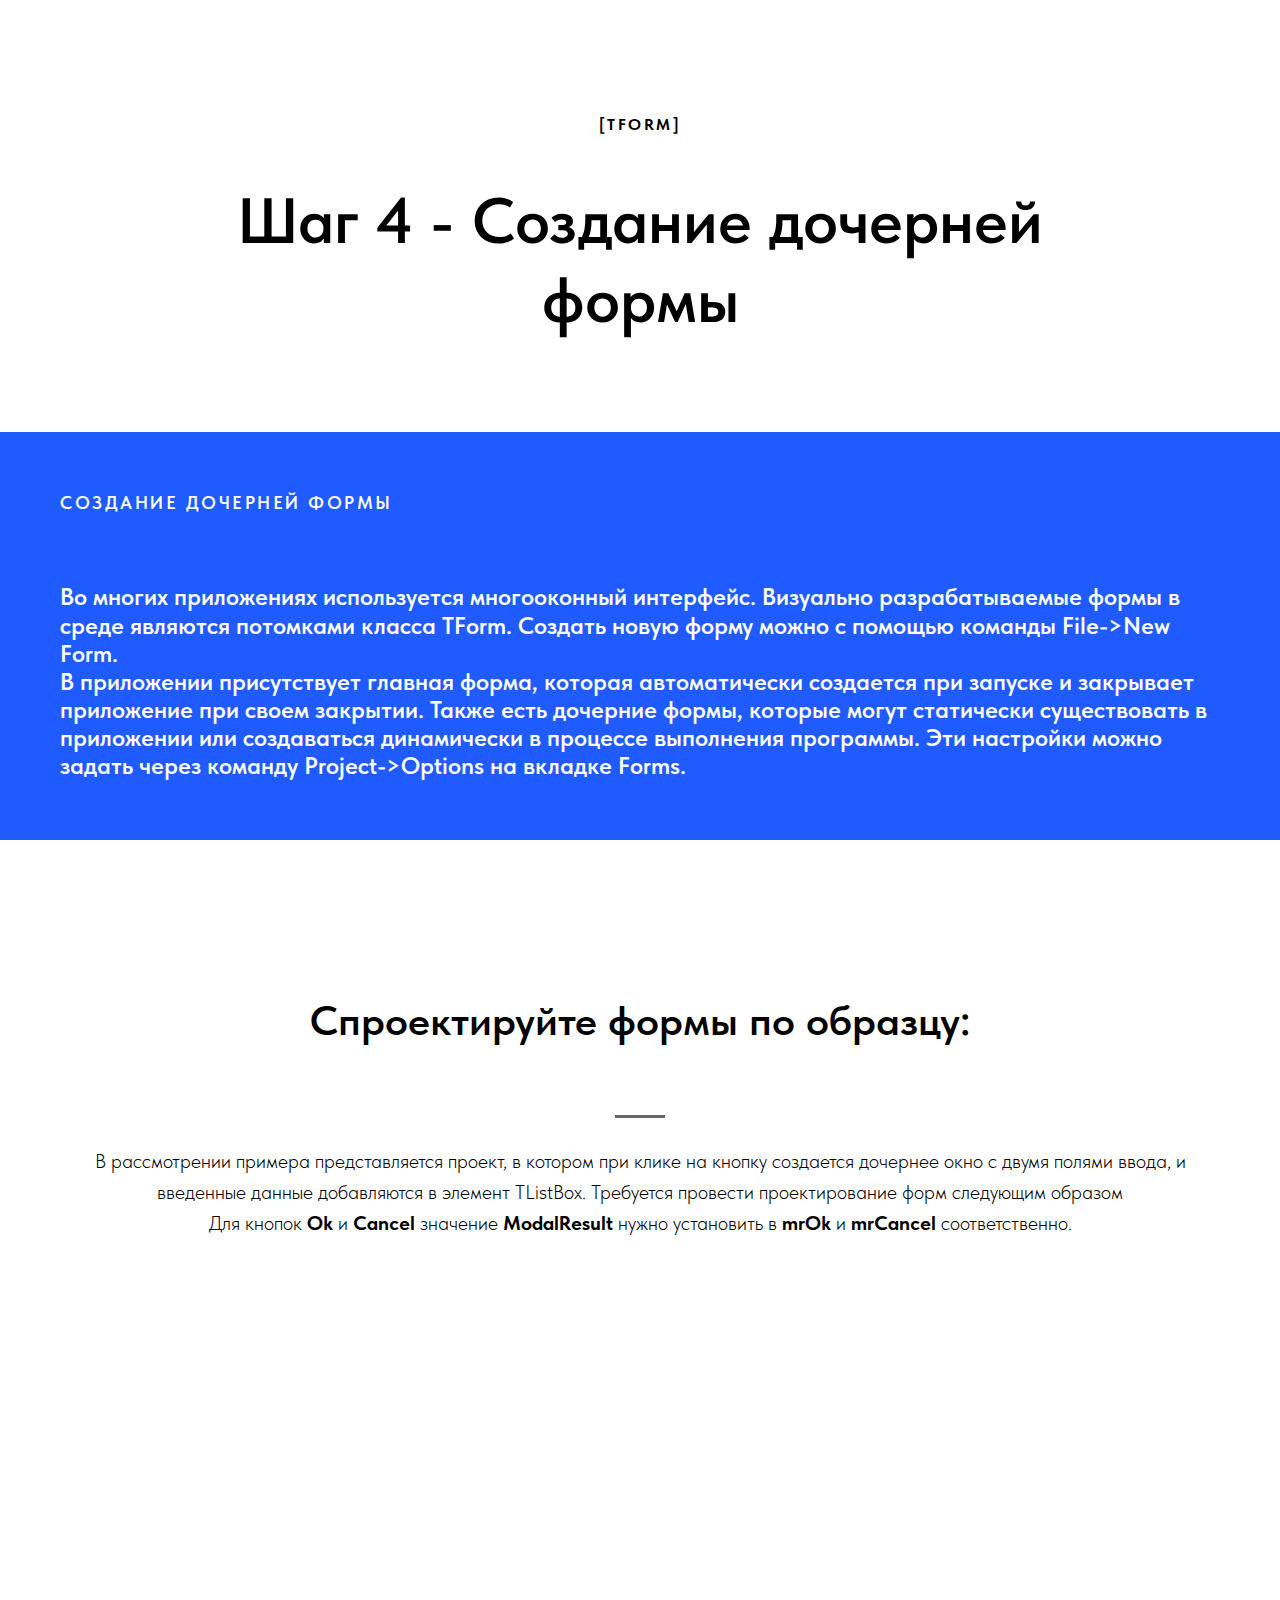
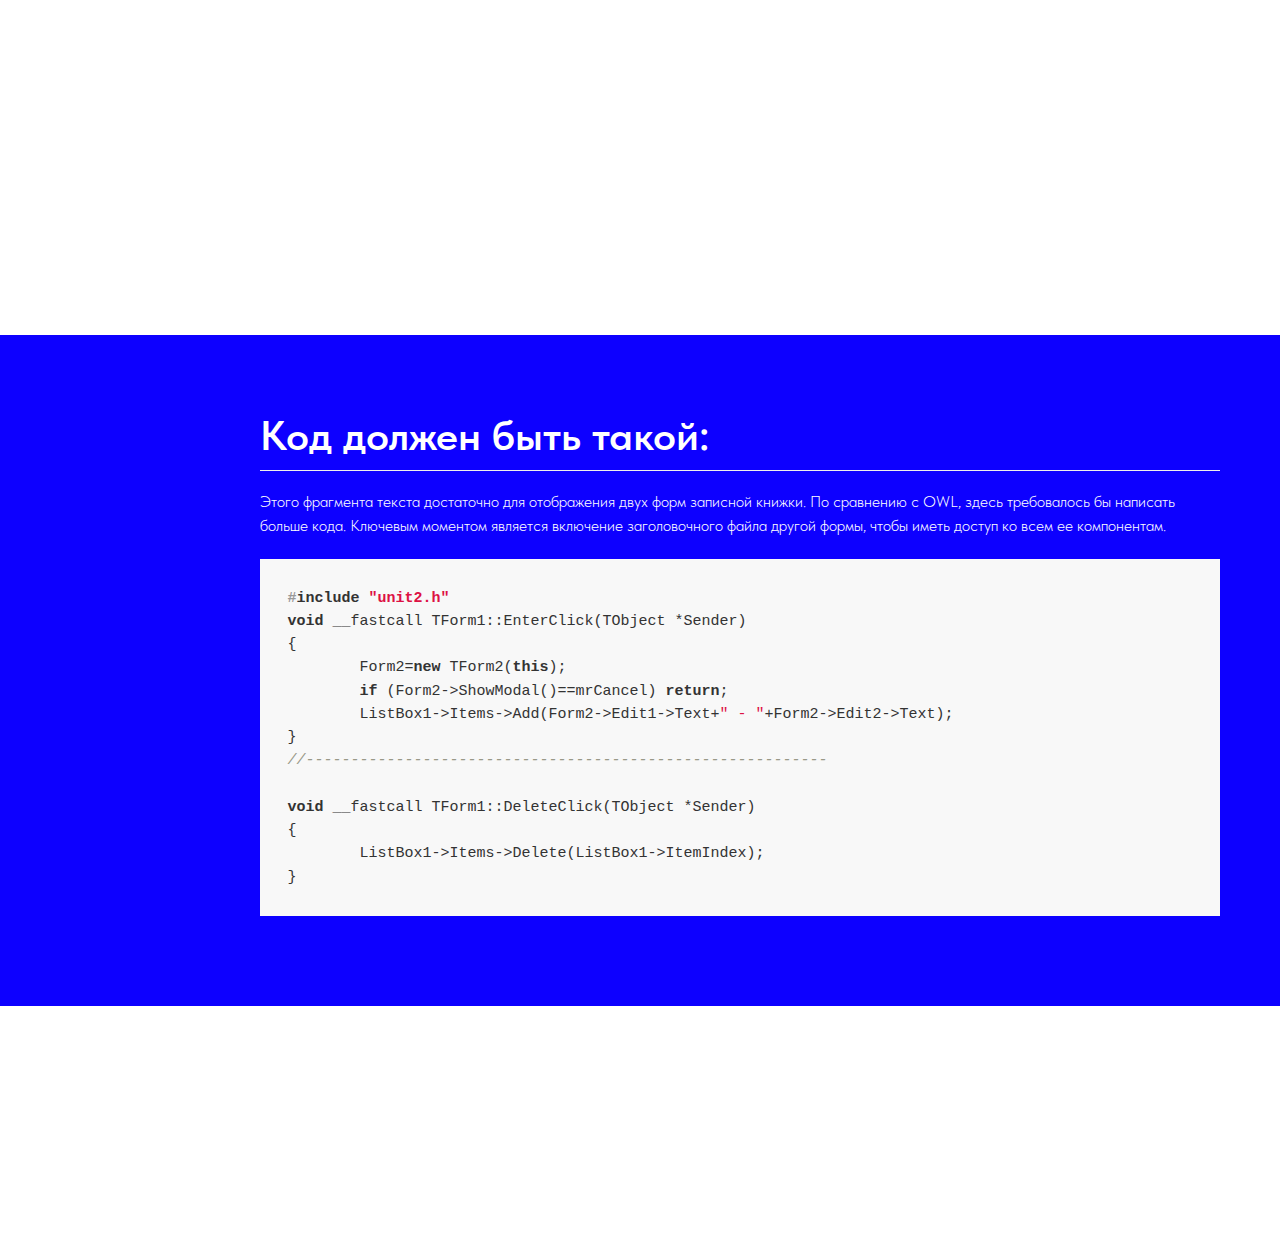
<file: step4.html>
﻿<!DOCTYPE html><html><head><meta charset="utf-8"><meta http-equiv="Content-Type" content="text/html; charset=utf-8"><meta name="viewport" content="width=device-width, initial-scale=1.0"> <!--metatextblock--><title>STEP4</title><meta property="og:url" content="http://project8244563.tilda.ws/step4"><meta property="og:title" content="STEP4"><meta property="og:description" content=""><meta property="og:type" content="website"><meta property="og:image" content="https://static.tildacdn.info/tild6537-3739-4765-b439-333866343233/-/resize/504x/noroot.png"><link rel="canonical" href="step4.html"><!--/metatextblock--><meta name="format-detection" content="telephone=no"><meta http-equiv="x-dns-prefetch-control" content="on"><link rel="dns-prefetch" href="https://ws.tildacdn.com"><link rel="dns-prefetch" href="https://static.tildacdn.info"><meta name="robots" content="nofollow"><link rel="shortcut icon" href="img/tildafavicon.ico" type="image/x-icon"><!-- Assets --><script src="js/tilda-fallback-1.0.min.js" async="" charset="utf-8"></script><link rel="stylesheet" href="css/tilda-grid-3.0.min.css" type="text/css" media="all" onerror="this.loaderr='y';"><link rel="stylesheet" href="tilda-blocks-page41823253.min.css?t=1702796357" type="text/css" media="all" onerror="this.loaderr='y';"><link rel="stylesheet" href="css/highlight.min.css" type="text/css" media="all" onerror="this.loaderr='y';"><link rel="stylesheet" href="css/fonts-tildasans.css" type="text/css" media="all" onerror="this.loaderr='y';"><script nomodule="" src="js/tilda-polyfill-1.0.min.js" charset="utf-8"></script><script type="text/javascript">function t_onReady(func) {
if (document.readyState != 'loading') {
func();
} else {
document.addEventListener('DOMContentLoaded', func);
}
}
function t_onFuncLoad(funcName, okFunc, time) {
if (typeof window[funcName] === 'function') {
okFunc();
} else {
setTimeout(function() {
t_onFuncLoad(funcName, okFunc, time);
},(time || 100));
}
}</script><script src="js/tilda-scripts-3.0.min.js" charset="utf-8" defer="" onerror="this.loaderr='y';"></script><script src="tilda-blocks-page41823253.min.js?t=1702796357" charset="utf-8" async="" onerror="this.loaderr='y';"></script><script src="js/tilda-lazyload-1.0.min.js" charset="utf-8" async="" onerror="this.loaderr='y';"></script><script src="js/highlight.min.js" charset="utf-8" onerror="this.loaderr='y';"></script><script src="js/tilda-events-1.0.min.js" charset="utf-8" async="" onerror="this.loaderr='y';"></script><script type="text/javascript">window.dataLayer = window.dataLayer || [];</script><script type="text/javascript">(function () {
if((/bot|google|yandex|baidu|bing|msn|duckduckbot|teoma|slurp|crawler|spider|robot|crawling|facebook/i.test(navigator.userAgent))===false && typeof(sessionStorage)!='undefined' && sessionStorage.getItem('visited')!=='y' && document.visibilityState){
var style=document.createElement('style');
style.type='text/css';
style.innerHTML='@media screen and (min-width: 980px) {.t-records {opacity: 0;}.t-records_animated {-webkit-transition: opacity ease-in-out .2s;-moz-transition: opacity ease-in-out .2s;-o-transition: opacity ease-in-out .2s;transition: opacity ease-in-out .2s;}.t-records.t-records_visible {opacity: 1;}}';
document.getElementsByTagName('head')[0].appendChild(style);
function t_setvisRecs(){
var alr=document.querySelectorAll('.t-records');
Array.prototype.forEach.call(alr, function(el) {
el.classList.add("t-records_animated");
});
setTimeout(function () {
Array.prototype.forEach.call(alr, function(el) {
el.classList.add("t-records_visible");
});
sessionStorage.setItem("visited", "y");
}, 400);
} 
document.addEventListener('DOMContentLoaded', t_setvisRecs);
}
})();</script></head><body class="t-body" style="margin:0;"><!--allrecords--><div id="allrecords" class="t-records" data-hook="blocks-collection-content-node" data-tilda-project-id="8244563" data-tilda-page-id="41823253" data-tilda-page-alias="step4" data-tilda-formskey="0256e5b780ccc9c376d7cc1458244563" data-tilda-cookie="no" data-tilda-lazy="yes"><div id="rec676018934" class="r t-rec t-rec_pt_105 t-rec_pb_90" style="padding-top:105px;padding-bottom:90px; " data-record-type="30"><!-- T015 --><div class="t015"><div class="t-container t-align_center"><div class="t-col t-col_10 t-prefix_1"><div class="t015__uptitle t-uptitle t-uptitle_md" field="subtitle"><p style="text-align: center;"><strong>[TForm]</strong></p></div> <div class="t015__title t-title t-title_lg" field="title"><p style="text-align: center;">Шаг 4 - Создание дочерней формы</p></div> </div></div></div><style> #rec676018934 .t015__uptitle { text-transform: uppercase; }</style></div><div id="rec676018935" class="r t-rec t-rec_pt_60 t-rec_pb_60" style="padding-top:60px;padding-bottom:60px;background-color:#1f5bff; " data-record-type="488" data-bg-color="#1f5bff"><!-- t488 --><div class="t488"><div class="t-container t-align_left"><div class="t-col t-col_12 "><div class="t488__uptitle t-uptitle t-uptitle_lg " field="subtitle"><p style="text-align: left;">Создание дочерней формы</p></div> <div class="t488__descr t-title t-title_xl " field="descr"><div style="font-size: 24px;" data-customstyle="yes">Во многих приложениях используется многооконный интерфейс. Визуально разрабатываемые формы в среде являются потомками класса TForm. Создать новую форму можно с помощью команды File-&gt;New Form.<br>В приложении присутствует главная форма, которая автоматически создается при запуске и закрывает приложение при своем закрытии. Также есть дочерние формы, которые могут статически существовать в приложении или создаваться динамически в процессе выполнения программы. Эти настройки можно задать через команду Project-&gt;Options на вкладке Forms.</div></div> </div></div></div><style> #rec676018935 .t488__uptitle { text-transform: uppercase; }</style></div><div id="rec676018936" class="r t-rec t-rec_pt_45 t-rec_pb_60" style="padding-top:45px;padding-bottom:60px; " data-record-type="480"><!-- T480 --><div style="width: 0; height: 0; overflow: hidden;"><div class="t480__sizer t-col t-col_8" data-auto-correct-mobile-width="false" style="height:55vh;"></div></div><div class="t480"><div class="t-container"><div class="t480__top t480__col t-col t-col_12 " itemscope="" itemtype="http://schema.org/ImageObject"><meta itemprop="image" content="https://static.tildacdn.info/tild6537-3739-4765-b439-333866343233/noroot.png"> <div class="t480__textwrapper t-align_center" style="height:55vh;"><div class="t480__content t-valign_middle"><div class="t480__title t-title t-title_xs t-margin_auto" field="title">Спроектируйте формы по образцу:<br><br></div><div class="t480__line t-margin_auto" style=""></div><div class="t480__descr t-descr t-descr_md t-margin_auto" field="descr">В рассмотрении примера представляется проект, в котором при клике на кнопку создается дочернее окно с двумя полями ввода, и введенные данные добавляются в элемент TListBox. Требуется провести проектирование форм следующим образом<br>Для кнопок <strong>Ok</strong>&nbsp;и <strong>Cancel</strong>&nbsp;значение <strong>ModalResult</strong>&nbsp;нужно установить в <strong>mrOk</strong>&nbsp;и <strong>mrCancel</strong>&nbsp;соответственно.<br><br></div></div></div></div><div class="t480__col t-col t-col_8 t-prefix_2"><div class="t480__blockimg t-bgimg" data-original="https://static.tildacdn.info/tild6537-3739-4765-b439-333866343233/noroot.png" bgimgfield="img" style="background-image:url('tild6537-3739-4765-b439-333866343233/-/resizeb/20x/noroot.png'); height:55vh;"></div></div></div></div><script>t_onReady(function() {
t_onFuncLoad('t480_init', function() {
t480_init('676018936');
});
});</script><style> #rec676018936 .t480__uptitle { max-width: 400px; }</style></div><div id="rec676018937" class="r t-rec t-rec_pt_75 t-rec_pb_90" style="padding-top:75px;padding-bottom:90px;background-color:#0d00ff; " data-animationappear="off" data-record-type="285" data-bg-color="#0d00ff"><!-- t264 --><div class="t264"><div class="t-container"><div class="t-col t-col_10 t-prefix_2"><div class="t264__title t-title t-title_xs" field="title"><span style="color: rgb(255, 255, 255);">Код должен быть такой:</span></div> <div class="t264__descr t-descr t-descr_xs" field="descr"><span style="color: rgb(255, 255, 255);">Этого фрагмента текста достаточно для отображения двух форм записной книжки. По сравнению с OWL, здесь требовалось бы написать больше кода. Ключевым моментом является включение заголовочного файла другой формы, чтобы иметь доступ ко всем ее компонентам.</span></div> <div class="t264__wrapper t-text t-text_xs" style="border: 0px solid #f8f8f8;"><pre><code class="cpp">
#include &quot;unit2.h&quot;
void __fastcall TForm1::EnterClick(TObject *Sender)
{
	Form2=new TForm2(this);
	if (Form2-&gt;ShowModal()==mrCancel) return;
	ListBox1-&gt;Items-&gt;Add(Form2-&gt;Edit1-&gt;Text+&quot; - &quot;+Form2-&gt;Edit2-&gt;Text);
}
//----------------------------------------------------------

void __fastcall TForm1::DeleteClick(TObject *Sender)
{
	ListBox1-&gt;Items-&gt;Delete(ListBox1-&gt;ItemIndex);
}
</code></pre></div></div></div></div><script type="text/javascript">t_onReady(function () {
var rec = document.getElementById('rec676018937');
var rawCode = rec.querySelector('pre code');
rawCode.textContent = rawCode.textContent.trim()
t_onFuncLoadObj(hljs.initHighlightingOnLoad);
function t_onFuncLoadObj(okFunc) {
if (typeof hljs.initHighlightingOnLoad === 'function') {
okFunc();
} else {
setTimeout(function checkFuncExist() {
if (typeof hljs.initHighlightingOnLoad === 'function') {
okFunc();
return;
}
if (document.readyState === 'complete' && typeof hljs.initHighlightingOnLoad !== 'function') {
throw new Error('hljs.initHighlightingOnLoad' + ' is undefined');
}
setTimeout(checkFuncExist, 100);
});
}
}
});</script><style type="text/css">.t264 .hljs { 
background-color:;
}</style> </div><div id="rec682302967" class="r t-rec t-rec_pt_90 t-rec_pb_90" style="padding-top:90px;padding-bottom:90px; " data-record-type="191"><!-- T142 --><div class="t142"><div class="t-container_100"><div class="t142__wrapone"><div class="t142__wraptwo"><a class="t-btn t142__submit t-btn_md" href="textlessons.html" target="" style="color:#ffffff;border:3px solid #ffffff;background-color:#1f5bff;" data-buttonfieldset="button"><span class="t142__text">Вернуться назад</span></a></div></div></div></div><script>t_onReady(function () {
t_onFuncLoad('t142_checkSize', function () {
t142_checkSize('682302967');
});
});
window.addEventListener('load', function () {
t_onFuncLoad('t142_checkSize', function () {
t142_checkSize('682302967');
});
});</script></script></body></html>
</file>
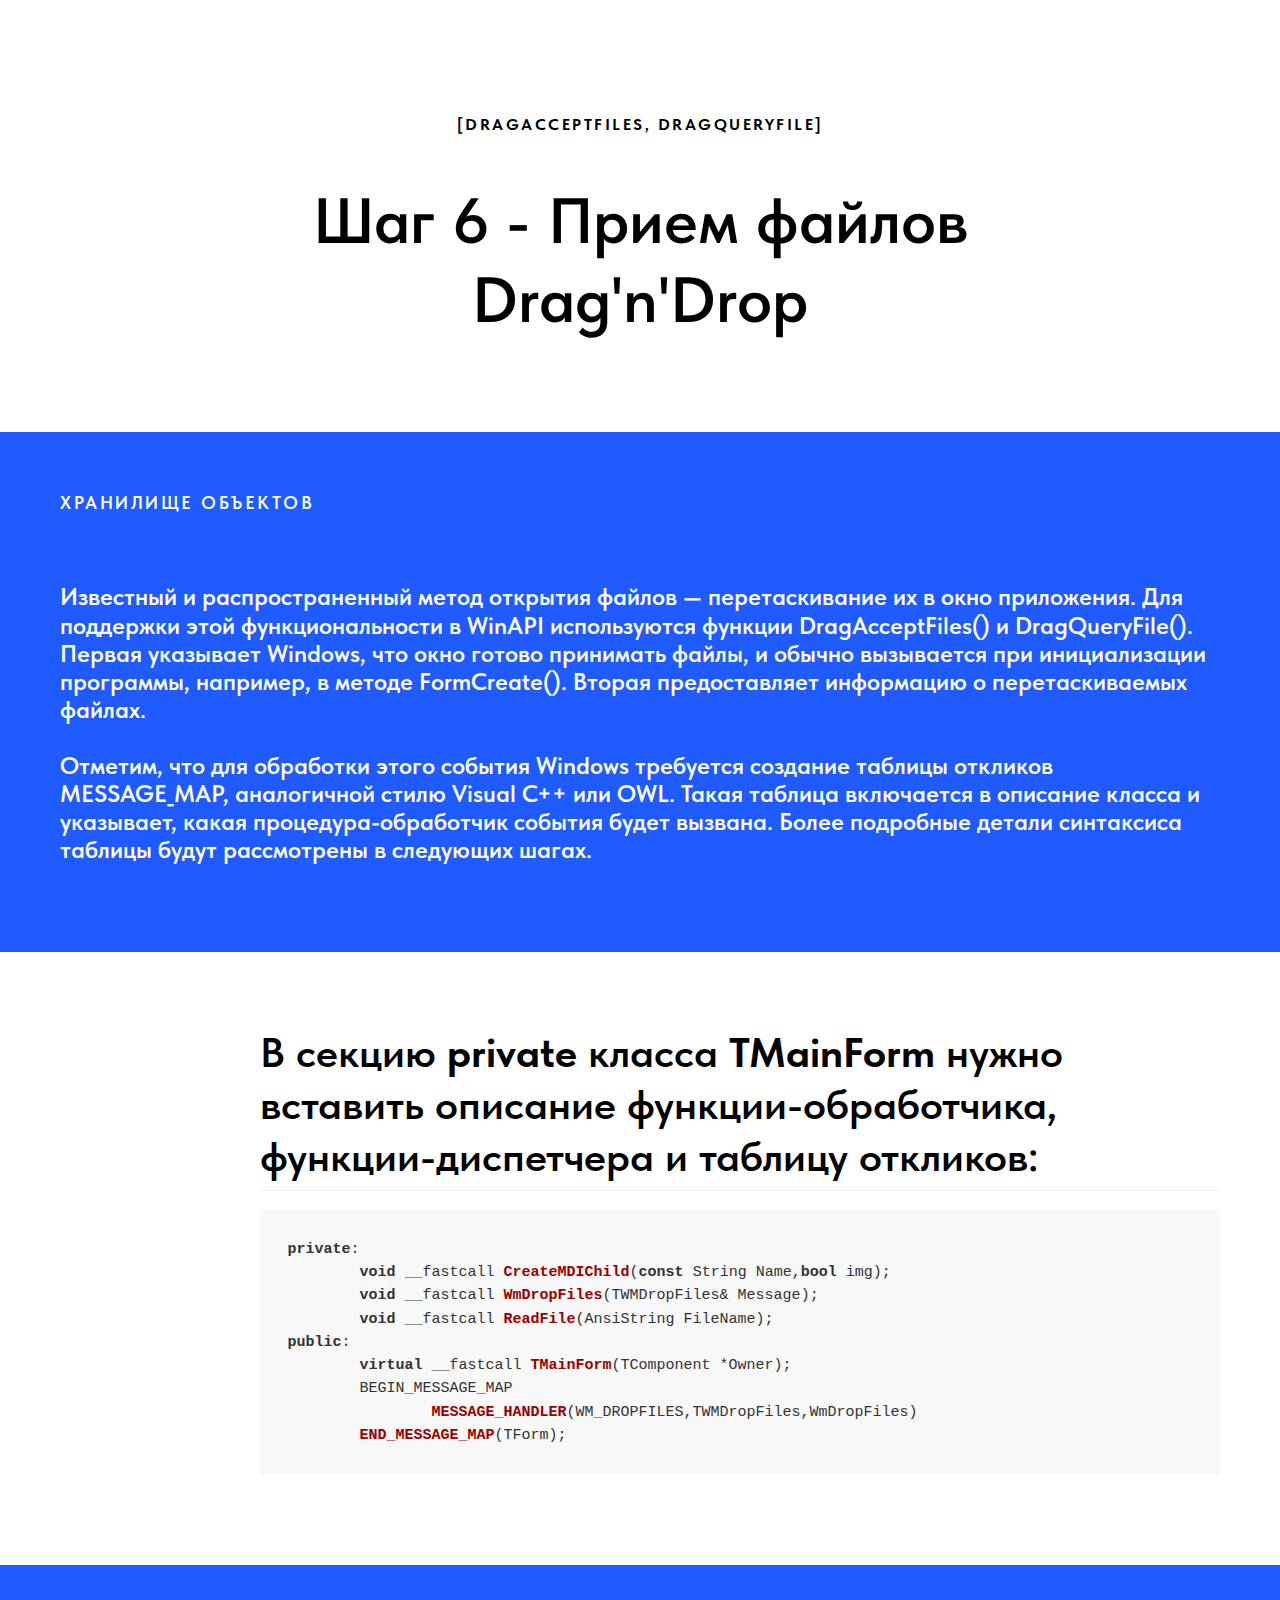
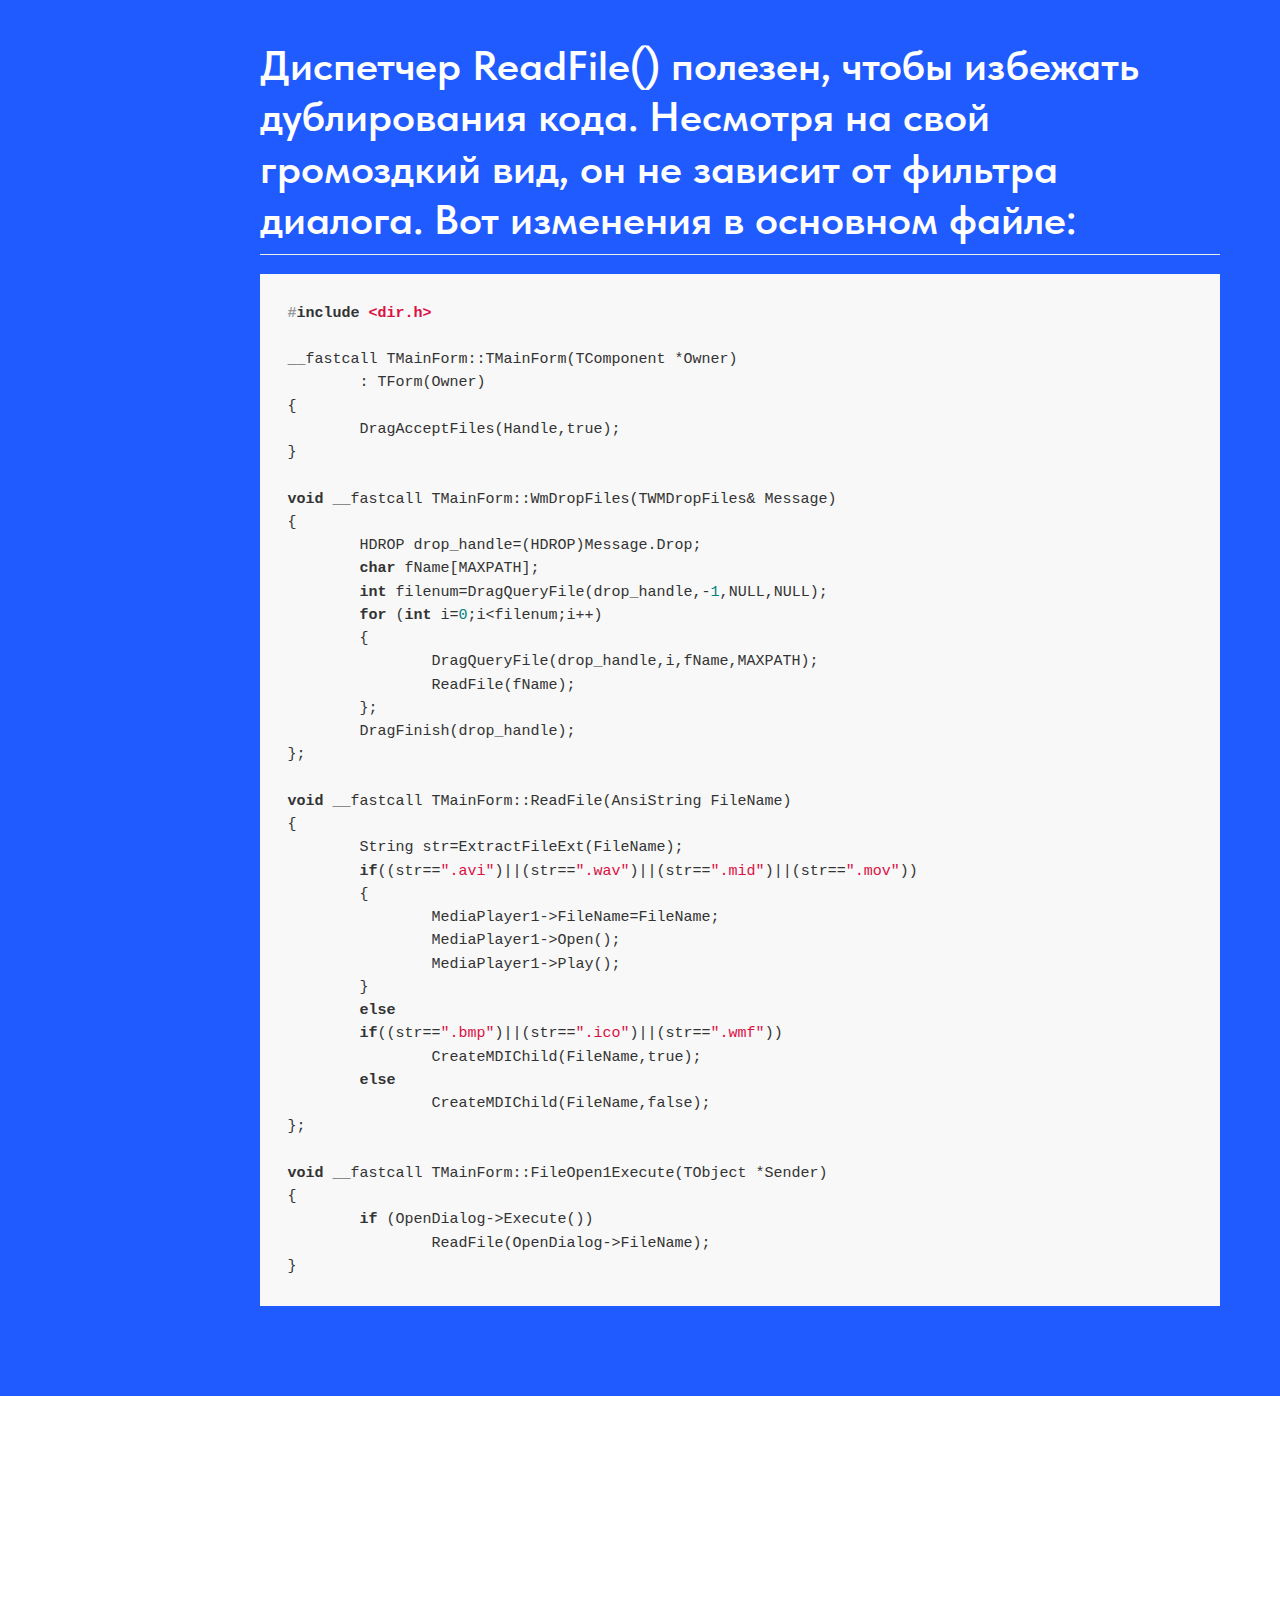
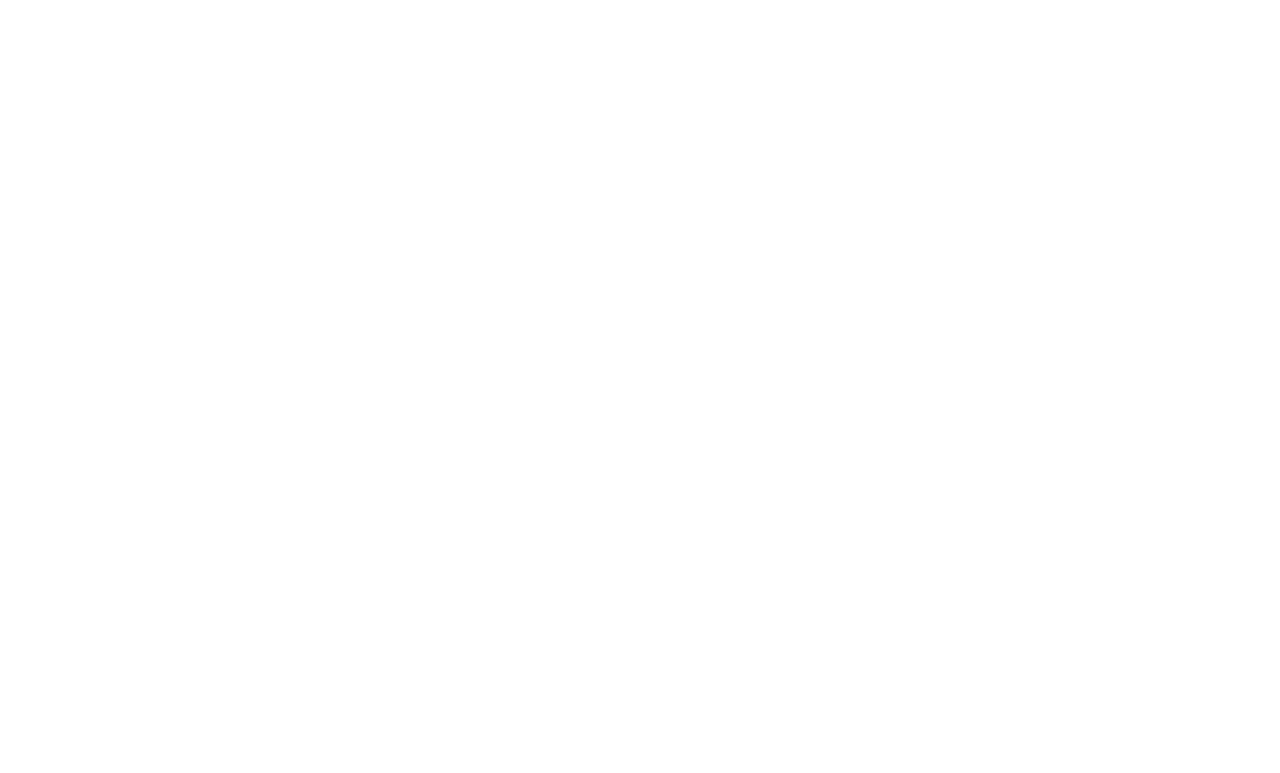
<file: step6.html>
﻿<!DOCTYPE html><html><head><meta charset="utf-8"><meta http-equiv="Content-Type" content="text/html; charset=utf-8"><meta name="viewport" content="width=device-width, initial-scale=1.0"> <!--metatextblock--><title>STEP6</title><meta property="og:url" content="http://project8244563.tilda.ws/step6"><meta property="og:title" content="STEP6"><meta property="og:description" content=""><meta property="og:type" content="website"><link rel="canonical" href="step6.html"><!--/metatextblock--><meta name="format-detection" content="telephone=no"><meta http-equiv="x-dns-prefetch-control" content="on"><link rel="dns-prefetch" href="https://ws.tildacdn.com"><link rel="dns-prefetch" href="https://static.tildacdn.info"><meta name="robots" content="nofollow"><link rel="shortcut icon" href="img/tildafavicon.ico" type="image/x-icon"><!-- Assets --><script src="js/tilda-fallback-1.0.min.js" async="" charset="utf-8"></script><link rel="stylesheet" href="css/tilda-grid-3.0.min.css" type="text/css" media="all" onerror="this.loaderr='y';"><link rel="stylesheet" href="tilda-blocks-page41823828.min.css?t=1702796426" type="text/css" media="all" onerror="this.loaderr='y';"><link rel="stylesheet" href="css/highlight.min.css" type="text/css" media="all" onerror="this.loaderr='y';"><link rel="stylesheet" href="css/fonts-tildasans.css" type="text/css" media="all" onerror="this.loaderr='y';"><script nomodule="" src="js/tilda-polyfill-1.0.min.js" charset="utf-8"></script><script type="text/javascript">function t_onReady(func) {
if (document.readyState != 'loading') {
func();
} else {
document.addEventListener('DOMContentLoaded', func);
}
}
function t_onFuncLoad(funcName, okFunc, time) {
if (typeof window[funcName] === 'function') {
okFunc();
} else {
setTimeout(function() {
t_onFuncLoad(funcName, okFunc, time);
},(time || 100));
}
}</script><script src="js/tilda-scripts-3.0.min.js" charset="utf-8" defer="" onerror="this.loaderr='y';"></script><script src="tilda-blocks-page41823828.min.js?t=1702796426" charset="utf-8" async="" onerror="this.loaderr='y';"></script><script src="js/tilda-lazyload-1.0.min.js" charset="utf-8" async="" onerror="this.loaderr='y';"></script><script src="js/highlight.min.js" charset="utf-8" onerror="this.loaderr='y';"></script><script src="js/tilda-events-1.0.min.js" charset="utf-8" async="" onerror="this.loaderr='y';"></script><script type="text/javascript">window.dataLayer = window.dataLayer || [];</script><script type="text/javascript">(function () {
if((/bot|google|yandex|baidu|bing|msn|duckduckbot|teoma|slurp|crawler|spider|robot|crawling|facebook/i.test(navigator.userAgent))===false && typeof(sessionStorage)!='undefined' && sessionStorage.getItem('visited')!=='y' && document.visibilityState){
var style=document.createElement('style');
style.type='text/css';
style.innerHTML='@media screen and (min-width: 980px) {.t-records {opacity: 0;}.t-records_animated {-webkit-transition: opacity ease-in-out .2s;-moz-transition: opacity ease-in-out .2s;-o-transition: opacity ease-in-out .2s;transition: opacity ease-in-out .2s;}.t-records.t-records_visible {opacity: 1;}}';
document.getElementsByTagName('head')[0].appendChild(style);
function t_setvisRecs(){
var alr=document.querySelectorAll('.t-records');
Array.prototype.forEach.call(alr, function(el) {
el.classList.add("t-records_animated");
});
setTimeout(function () {
Array.prototype.forEach.call(alr, function(el) {
el.classList.add("t-records_visible");
});
sessionStorage.setItem("visited", "y");
}, 400);
} 
document.addEventListener('DOMContentLoaded', t_setvisRecs);
}
})();</script></head><body class="t-body" style="margin:0;"><!--allrecords--><div id="allrecords" class="t-records" data-hook="blocks-collection-content-node" data-tilda-project-id="8244563" data-tilda-page-id="41823828" data-tilda-page-alias="step6" data-tilda-formskey="0256e5b780ccc9c376d7cc1458244563" data-tilda-cookie="no" data-tilda-lazy="yes"><div id="rec676025390" class="r t-rec t-rec_pt_105 t-rec_pb_90" style="padding-top:105px;padding-bottom:90px; " data-record-type="30"><!-- T015 --><div class="t015"><div class="t-container t-align_center"><div class="t-col t-col_10 t-prefix_1"><div class="t015__uptitle t-uptitle t-uptitle_md" field="subtitle"><p style="text-align: center;"><strong>[DragAcceptFiles, DragQueryFile]</strong></p></div> <div class="t015__title t-title t-title_lg" field="title"><p style="text-align: center;">Шаг 6 - Прием файлов Drag'n'Drop</p></div> </div></div></div><style> #rec676025390 .t015__uptitle { text-transform: uppercase; }</style></div><div id="rec676025391" class="r t-rec t-rec_pt_60 t-rec_pb_60" style="padding-top:60px;padding-bottom:60px;background-color:#1f5bff; " data-record-type="488" data-bg-color="#1f5bff"><!-- t488 --><div class="t488"><div class="t-container t-align_left"><div class="t-col t-col_12 "><div class="t488__uptitle t-uptitle t-uptitle_lg " field="subtitle"><p style="text-align: left;">Хранилище объектов</p></div> <div class="t488__descr t-title t-title_xl " field="descr"><div style="font-size: 24px;" data-customstyle="yes">Известный и распространенный метод открытия файлов — перетаскивание их в окно приложения. Для поддержки этой функциональности в WinAPI используются функции DragAcceptFiles() и DragQueryFile(). Первая указывает Windows, что окно готово принимать файлы, и обычно вызывается при инициализации программы, например, в методе FormCreate(). Вторая предоставляет информацию о перетаскиваемых файлах.<br><br>Отметим, что для обработки этого события Windows требуется создание таблицы откликов MESSAGE_MAP, аналогичной стилю Visual C++ или OWL. Такая таблица включается в описание класса и указывает, какая процедура-обработчик события будет вызвана. Более подробные детали синтаксиса таблицы будут рассмотрены в следующих шагах.<br><br></div></div> </div></div></div><style> #rec676025391 .t488__uptitle { text-transform: uppercase; }</style></div><div id="rec676025394" class="r t-rec t-rec_pt_75 t-rec_pb_90" style="padding-top:75px;padding-bottom:90px;background-color:#ffffff; " data-animationappear="off" data-record-type="285" data-bg-color="#ffffff"><!-- t264 --><div class="t264"><div class="t-container"><div class="t-col t-col_10 t-prefix_2"><div class="t264__title t-title t-title_xs" field="title">В секцию <strong>private</strong>&nbsp;класса <strong>TMainForm</strong>&nbsp;нужно вставить описание функции-обработчика, функции-диспетчера и таблицу откликов:</div> <div class="t264__wrapper t-text t-text_xs" style="border: 0px solid #f8f8f8;"><pre><code class="cpp">
private:
	void __fastcall CreateMDIChild(const String Name,bool img);
	void __fastcall WmDropFiles(TWMDropFiles&amp; Message);
	void __fastcall ReadFile(AnsiString FileName);
public:
	virtual __fastcall TMainForm(TComponent *Owner);
	BEGIN_MESSAGE_MAP
		MESSAGE_HANDLER(WM_DROPFILES,TWMDropFiles,WmDropFiles)
	END_MESSAGE_MAP(TForm);
</code></pre></div></div></div></div><script type="text/javascript">t_onReady(function () {
var rec = document.getElementById('rec676025394');
var rawCode = rec.querySelector('pre code');
rawCode.textContent = rawCode.textContent.trim()
t_onFuncLoadObj(hljs.initHighlightingOnLoad);
function t_onFuncLoadObj(okFunc) {
if (typeof hljs.initHighlightingOnLoad === 'function') {
okFunc();
} else {
setTimeout(function checkFuncExist() {
if (typeof hljs.initHighlightingOnLoad === 'function') {
okFunc();
return;
}
if (document.readyState === 'complete' && typeof hljs.initHighlightingOnLoad !== 'function') {
throw new Error('hljs.initHighlightingOnLoad' + ' is undefined');
}
setTimeout(checkFuncExist, 100);
});
}
}
});</script><style type="text/css">.t264 .hljs { 
background-color: ;
}</style> </div><div id="rec676028174" class="r t-rec t-rec_pt_75 t-rec_pb_90" style="padding-top:75px;padding-bottom:90px;background-color:#1f5bff; " data-animationappear="off" data-record-type="285" data-bg-color="#1f5bff"><!-- t264 --><div class="t264"><div class="t-container"><div class="t-col t-col_10 t-prefix_2"><div class="t264__title t-title t-title_xs" field="title"><span style="color: rgb(255, 255, 255);">Диспетчер ReadFile() полезен, чтобы избежать дублирования кода. Несмотря на свой громоздкий вид, он не зависит от фильтра диалога. Вот изменения в основном файле:</span></div> <div class="t264__wrapper t-text t-text_xs" style="border: 0px solid #f8f8f8;"><pre><code class="cpp">
#include &lt;dir.h&gt;

__fastcall TMainForm::TMainForm(TComponent *Owner)
	: TForm(Owner)
{
	DragAcceptFiles(Handle,true);
}

void __fastcall TMainForm::WmDropFiles(TWMDropFiles&amp; Message)
{
	HDROP drop_handle=(HDROP)Message.Drop;
	char fName[MAXPATH];
	int filenum=DragQueryFile(drop_handle,-1,NULL,NULL);
	for (int i=0;i&lt;filenum;i++)
	{
		DragQueryFile(drop_handle,i,fName,MAXPATH);
		ReadFile(fName);
	};
	DragFinish(drop_handle);
};

void __fastcall TMainForm::ReadFile(AnsiString FileName)
{
	String str=ExtractFileExt(FileName);
	if((str==&quot;.avi&quot;)||(str==&quot;.wav&quot;)||(str==&quot;.mid&quot;)||(str==&quot;.mov&quot;))
	{
		MediaPlayer1-&gt;FileName=FileName;
		MediaPlayer1-&gt;Open();
		MediaPlayer1-&gt;Play();
	}
	else
	if((str==&quot;.bmp&quot;)||(str==&quot;.ico&quot;)||(str==&quot;.wmf&quot;))
		CreateMDIChild(FileName,true);
	else
		CreateMDIChild(FileName,false);
};

void __fastcall TMainForm::FileOpen1Execute(TObject *Sender)
{
	if (OpenDialog-&gt;Execute())
		ReadFile(OpenDialog-&gt;FileName);
}
</code></pre></div></div></div></div><script type="text/javascript">t_onReady(function () {
var rec = document.getElementById('rec676028174');
var rawCode = rec.querySelector('pre code');
rawCode.textContent = rawCode.textContent.trim()
t_onFuncLoadObj(hljs.initHighlightingOnLoad);
function t_onFuncLoadObj(okFunc) {
if (typeof hljs.initHighlightingOnLoad === 'function') {
okFunc();
} else {
setTimeout(function checkFuncExist() {
if (typeof hljs.initHighlightingOnLoad === 'function') {
okFunc();
return;
}
if (document.readyState === 'complete' && typeof hljs.initHighlightingOnLoad !== 'function') {
throw new Error('hljs.initHighlightingOnLoad' + ' is undefined');
}
setTimeout(checkFuncExist, 100);
});
}
}
});</script><style type="text/css">.t264 .hljs { 
background-color: ;
}</style> </div><div id="rec676028588" class="r t-rec t-rec_pt_90 t-rec_pb_90" style="padding-top:90px;padding-bottom:90px; " data-record-type="248"><!-- T220 --><div class="t220"><div class="t-container "><div class="t-col t-col_8 t-prefix_2"><div class="t220__textwrapper" style="background-color:#f5f5f5;"><div style=""> <div class="t220__title t-heading t-heading_sm" field="title">Упрощенный код в FileOpen1Execute()</div> <div field="text" class="t220__text t-text t-text_md ">проявление структурного программирования. Метод DragAcceptFiles() инкапсулирован в объектном конструкторе, предпочтительнее разместить в FormCreate(). Параметр Handle отражает "window handle" — аналог объектного указателя на windowed control. Второй параметр определяет разрешено или запрещено бросание файлов.<br>DragQueryFile(): Message.Drop — handle для параметров, переданных Windows. При втором параметре, равном 0xFFFFFFFF или -1, функция возвращает количество файлов; иначе — имя файла по указанному номеру. В первом варианте два последних параметра NULL, во втором — строка (char str[n]) и размер массива (unsigned int). MAXPATH — максимальный размер имени файла, определенный в &lt;dir.h&gt;. DragFinish() используется для освобождения ресурсов.<br>ExtractFileExt() возвращает расширение файла из его пути. Например, для "C:\Мои документы\super.jpg" результат — ".jpg".</div></div></div></div></div></div></div><div id="rec682303128" class="r t-rec t-rec_pt_90 t-rec_pb_90" style="padding-top:90px;padding-bottom:90px; " data-record-type="191"><!-- T142 --><div class="t142"><div class="t-container_100"><div class="t142__wrapone"><div class="t142__wraptwo"><a class="t-btn t142__submit t-btn_md" href="textlessons.html" target="" style="color:#ffffff;border:3px solid #ffffff;background-color:#1f5bff;" data-buttonfieldset="button"><span class="t142__text">Вернуться назад</span></a></div></div></div></div><script>t_onReady(function () {
t_onFuncLoad('t142_checkSize', function () {
t142_checkSize('682303128');
});
});
window.addEventListener('load', function () {
t_onFuncLoad('t142_checkSize', function () {
t142_checkSize('682303128');
});
});</script></script></body></html>
</file>
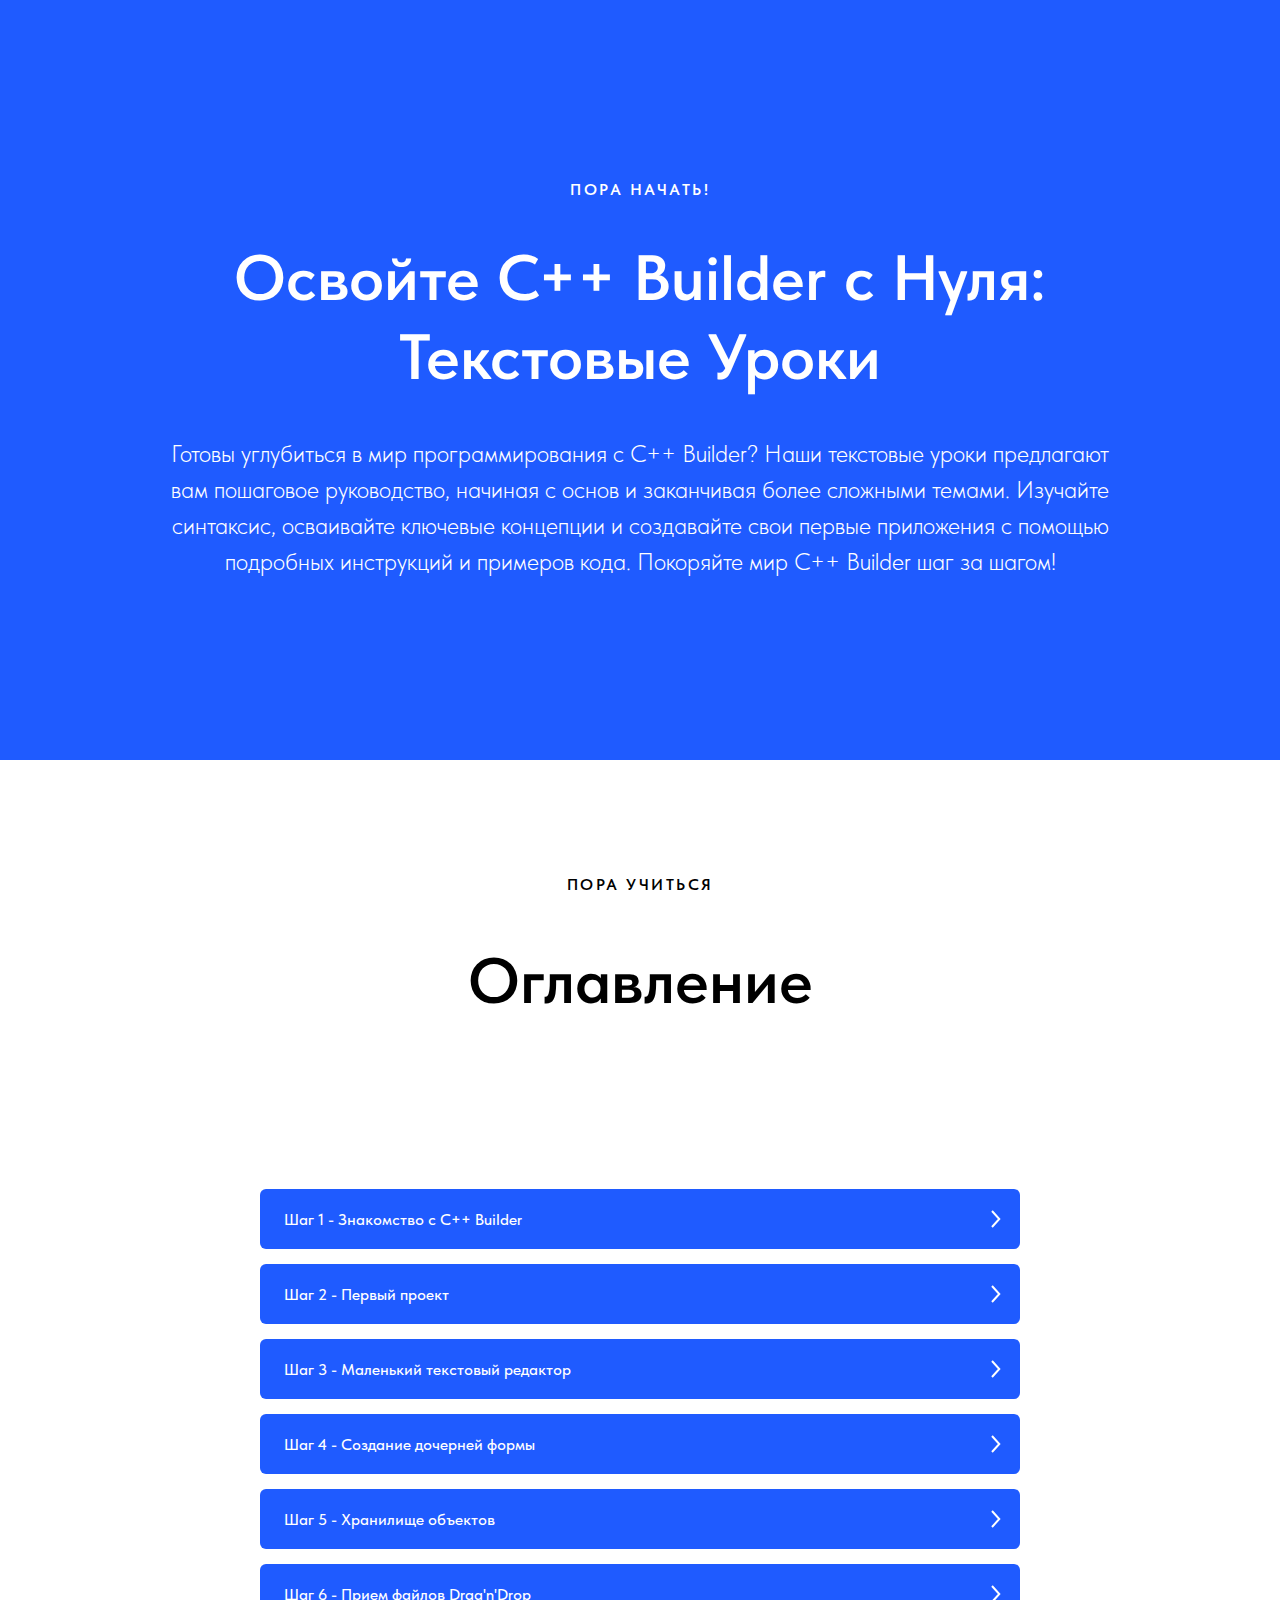
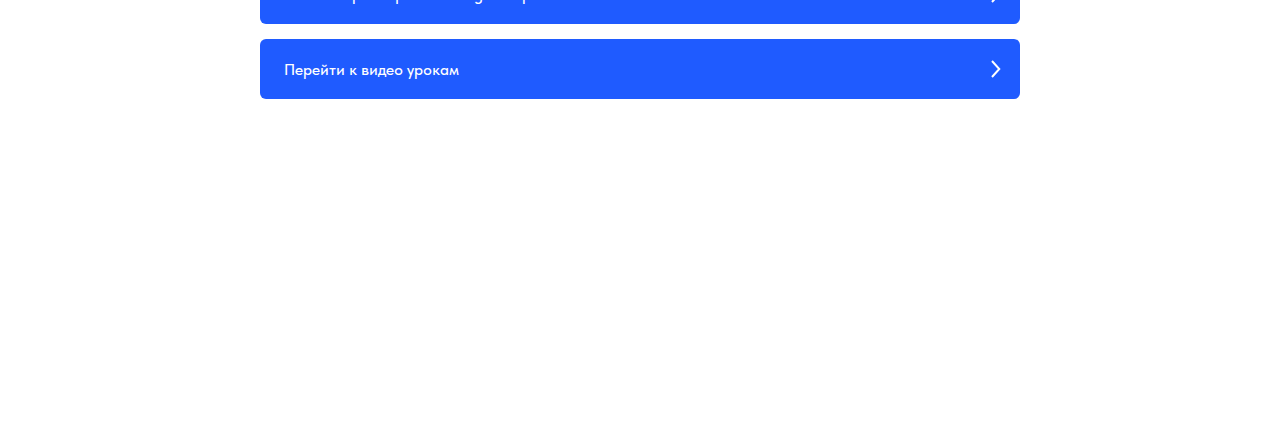
<file: textlessons.html>
﻿<!DOCTYPE html><html><head><meta charset="utf-8"><meta http-equiv="Content-Type" content="text/html; charset=utf-8"><meta name="viewport" content="width=device-width, initial-scale=1.0"> <!--metatextblock--><title>Текстовые уроки</title><meta property="og:url" content="http://project8244563.tilda.ws/textlessons"><meta property="og:title" content="Текстовые уроки"><meta property="og:description" content=""><meta property="og:type" content="website"><link rel="canonical" href="textlessons.html"><!--/metatextblock--><meta name="format-detection" content="telephone=no"><meta http-equiv="x-dns-prefetch-control" content="on"><link rel="dns-prefetch" href="https://ws.tildacdn.com"><link rel="dns-prefetch" href="https://static.tildacdn.info"><meta name="robots" content="nofollow"><link rel="shortcut icon" href="img/tildafavicon.ico" type="image/x-icon"><!-- Assets --><script src="js/tilda-fallback-1.0.min.js" async="" charset="utf-8"></script><link rel="stylesheet" href="css/tilda-grid-3.0.min.css" type="text/css" media="all" onerror="this.loaderr='y';"><link rel="stylesheet" href="tilda-blocks-page41821836.min.css?t=1702797360" type="text/css" media="all" onerror="this.loaderr='y';"><link rel="stylesheet" href="css/fonts-tildasans.css" type="text/css" media="all" onerror="this.loaderr='y';"><script nomodule="" src="js/tilda-polyfill-1.0.min.js" charset="utf-8"></script><script type="text/javascript">function t_onReady(func) {
if (document.readyState != 'loading') {
func();
} else {
document.addEventListener('DOMContentLoaded', func);
}
}
function t_onFuncLoad(funcName, okFunc, time) {
if (typeof window[funcName] === 'function') {
okFunc();
} else {
setTimeout(function() {
t_onFuncLoad(funcName, okFunc, time);
},(time || 100));
}
}</script><script src="js/tilda-scripts-3.0.min.js" charset="utf-8" defer="" onerror="this.loaderr='y';"></script><script src="tilda-blocks-page41821836.min.js?t=1702797360" charset="utf-8" async="" onerror="this.loaderr='y';"></script><script src="js/tilda-lazyload-1.0.min.js" charset="utf-8" async="" onerror="this.loaderr='y';"></script><script src="js/tilda-events-1.0.min.js" charset="utf-8" async="" onerror="this.loaderr='y';"></script><script type="text/javascript">window.dataLayer = window.dataLayer || [];</script><script type="text/javascript">(function () {
if((/bot|google|yandex|baidu|bing|msn|duckduckbot|teoma|slurp|crawler|spider|robot|crawling|facebook/i.test(navigator.userAgent))===false && typeof(sessionStorage)!='undefined' && sessionStorage.getItem('visited')!=='y' && document.visibilityState){
var style=document.createElement('style');
style.type='text/css';
style.innerHTML='@media screen and (min-width: 980px) {.t-records {opacity: 0;}.t-records_animated {-webkit-transition: opacity ease-in-out .2s;-moz-transition: opacity ease-in-out .2s;-o-transition: opacity ease-in-out .2s;transition: opacity ease-in-out .2s;}.t-records.t-records_visible {opacity: 1;}}';
document.getElementsByTagName('head')[0].appendChild(style);
function t_setvisRecs(){
var alr=document.querySelectorAll('.t-records');
Array.prototype.forEach.call(alr, function(el) {
el.classList.add("t-records_animated");
});
setTimeout(function () {
Array.prototype.forEach.call(alr, function(el) {
el.classList.add("t-records_visible");
});
sessionStorage.setItem("visited", "y");
}, 400);
} 
document.addEventListener('DOMContentLoaded', t_setvisRecs);
}
})();</script></head><body class="t-body" style="margin:0;"><!--allrecords--><div id="allrecords" class="t-records" data-hook="blocks-collection-content-node" data-tilda-project-id="8244563" data-tilda-page-id="41821836" data-tilda-page-alias="textlessons" data-tilda-formskey="0256e5b780ccc9c376d7cc1458244563" data-tilda-cookie="no" data-tilda-lazy="yes"><div id="rec675999998" class="r t-rec t-rec_pt_180 t-rec_pb_180" style="padding-top:180px;padding-bottom:180px;background-color:#1f5bff; " data-record-type="468" data-bg-color="#1f5bff"><!-- t468 --><div class="t468"><div class="t-container t-align_center"><div class="t-col t-col_10 t-prefix_1"><div class="t468__uptitle t-uptitle t-uptitle_md t-margin_auto" field="subtitle">Пора начать!</div> <div class="t468__title t-title t-title_lg t-margin_auto" field="title">Освойте C++ Builder с Нуля: Текстовые Уроки</div> <div class="t468__descr t-descr t-descr_xl t-margin_auto" field="descr">Готовы углубиться в мир программирования с C++ Builder? Наши текстовые уроки предлагают вам пошаговое руководство, начиная с основ и заканчивая более сложными темами. Изучайте синтаксис, осваивайте ключевые концепции и создавайте свои первые приложения с помощью подробных инструкций и примеров кода. Покоряйте мир C++ Builder шаг за шагом!</div> </div></div></div><style> #rec675999998 .t468__uptitle { text-transform: uppercase; }</style></div><div id="rec676003443" class="r t-rec t-rec_pt_105 t-rec_pb_75" style="padding-top:105px;padding-bottom:75px; " data-record-type="30"><!-- T015 --><div class="t015"><div class="t-container t-align_center"><div class="t-col t-col_10 t-prefix_1"><div class="t015__uptitle t-uptitle t-uptitle_md" field="subtitle">Пора учиться</div> <div class="t015__title t-title t-title_lg" field="title">Оглавление</div> </div></div></div><style> #rec676003443 .t015__uptitle { text-transform: uppercase; }</style></div><div id="rec676000638" class="r t-rec t-rec_pt_90 t-rec_pb_90" style="padding-top:90px;padding-bottom:90px; " data-animationappear="off" data-record-type="993"><!-- t993 --><div class="t993"><div class="t993__container t-container t-align_center"><div class="t993__col t-col t-col_8 t-prefix_2"><div class="t993__items-list"><a class="t-btn t993__btn t-btn_md" href="step1.html" style="color:#ffffff;background-color:#1f5bff;border-radius:6px; -moz-border-radius:6px; -webkit-border-radius:6px;" data-buttonfieldset="li_button" data-lid="4783192317360"><div class="t993__btn-text-wrapper"><div class="t993__btn-text-title">Шаг 1 - Знакомство с C++ Builder</div></div><div class="t993__btn-arrow t993__btn-arrow_right"><svg role="presentation" viewbox="0 0 10 18" fill="none" xmlns="http://www.w3.org/2000/svg"><path d="M1.00071 1L8.27344 9L1.00071 17" stroke="currentColor" stroke-width="2"></path></svg></div></a><a class="t-btn t993__btn t-btn_md" href="step2.html" style="color:#ffffff;background-color:#1f5bff;border-radius:6px; -moz-border-radius:6px; -webkit-border-radius:6px;" data-buttonfieldset="li_button" data-lid="4783192317361"><div class="t993__btn-text-wrapper"><div class="t993__btn-text-title">Шаг 2 - Первый проект</div></div><div class="t993__btn-arrow t993__btn-arrow_right"><svg role="presentation" viewbox="0 0 10 18" fill="none" xmlns="http://www.w3.org/2000/svg"><path d="M1.00071 1L8.27344 9L1.00071 17" stroke="currentColor" stroke-width="2"></path></svg></div></a><a class="t-btn t993__btn t-btn_md" href="step3.html" style="color:#ffffff;background-color:#1f5bff;border-radius:6px; -moz-border-radius:6px; -webkit-border-radius:6px;" data-buttonfieldset="li_button" data-lid="4783192317362"><div class="t993__btn-text-wrapper"><div class="t993__btn-text-title">Шаг 3 - Маленький текстовый редактор</div></div><div class="t993__btn-arrow t993__btn-arrow_right"><svg role="presentation" viewbox="0 0 10 18" fill="none" xmlns="http://www.w3.org/2000/svg"><path d="M1.00071 1L8.27344 9L1.00071 17" stroke="currentColor" stroke-width="2"></path></svg></div></a><a class="t-btn t993__btn t-btn_md" href="step4.html" style="color:#ffffff;background-color:#1f5bff;border-radius:6px; -moz-border-radius:6px; -webkit-border-radius:6px;" data-buttonfieldset="li_button" data-lid="4783192317363"><div class="t993__btn-text-wrapper"><div class="t993__btn-text-title">Шаг 4 - Создание дочерней формы</div></div><div class="t993__btn-arrow t993__btn-arrow_right"><svg role="presentation" viewbox="0 0 10 18" fill="none" xmlns="http://www.w3.org/2000/svg"><path d="M1.00071 1L8.27344 9L1.00071 17" stroke="currentColor" stroke-width="2"></path></svg></div></a><a class="t-btn t993__btn t-btn_md" href="step5.html" style="color:#ffffff;background-color:#1f5bff;border-radius:6px; -moz-border-radius:6px; -webkit-border-radius:6px;" data-buttonfieldset="li_button" data-lid="1701597488848"><div class="t993__btn-text-wrapper"><div class="t993__btn-text-title">Шаг 5 - Хранилище объектов</div></div><div class="t993__btn-arrow t993__btn-arrow_right"><svg role="presentation" viewbox="0 0 10 18" fill="none" xmlns="http://www.w3.org/2000/svg"><path d="M1.00071 1L8.27344 9L1.00071 17" stroke="currentColor" stroke-width="2"></path></svg></div></a><a class="t-btn t993__btn t-btn_md" href="step6.html" style="color:#ffffff;background-color:#1f5bff;border-radius:6px; -moz-border-radius:6px; -webkit-border-radius:6px;" data-buttonfieldset="li_button" data-lid="1701597501288"><div class="t993__btn-text-wrapper"><div class="t993__btn-text-title">Шаг 6 - Прием файлов Drag'n'Drop</div></div><div class="t993__btn-arrow t993__btn-arrow_right"><svg role="presentation" viewbox="0 0 10 18" fill="none" xmlns="http://www.w3.org/2000/svg"><path d="M1.00071 1L8.27344 9L1.00071 17" stroke="currentColor" stroke-width="2"></path></svg></div></a><a class="t-btn t993__btn t-btn_md" href="video.html" style="color:#ffffff;background-color:#1f5bff;border-radius:6px; -moz-border-radius:6px; -webkit-border-radius:6px;" data-buttonfieldset="li_button" data-lid="1701597544526"><div class="t993__btn-text-wrapper"><div class="t993__btn-text-title">Перейти к видео урокам</div></div><div class="t993__btn-arrow t993__btn-arrow_right"><svg role="presentation" viewbox="0 0 10 18" fill="none" xmlns="http://www.w3.org/2000/svg"><path d="M1.00071 1L8.27344 9L1.00071 17" stroke="currentColor" stroke-width="2"></path></svg></div></a></div></div></div></div></div><div id="rec682303220" class="r t-rec t-rec_pt_90 t-rec_pb_90" style="padding-top:90px;padding-bottom:90px; " data-record-type="191"><!-- T142 --><div class="t142"><div class="t-container_100"><div class="t142__wrapone"><div class="t142__wraptwo"><a class="t-btn t142__submit t-btn_md" href="index.htm" target="" style="color:#ffffff;border:3px solid #ffffff;background-color:#1f5bff;" data-buttonfieldset="button"><span class="t142__text">Вернуться назад</span></a></div></div></div></div><script>t_onReady(function () {
t_onFuncLoad('t142_checkSize', function () {
t142_checkSize('682303220');
});
});
window.addEventListener('load', function () {
t_onFuncLoad('t142_checkSize', function () {
t142_checkSize('682303220');
});
});</script></script></body></html>
</file>
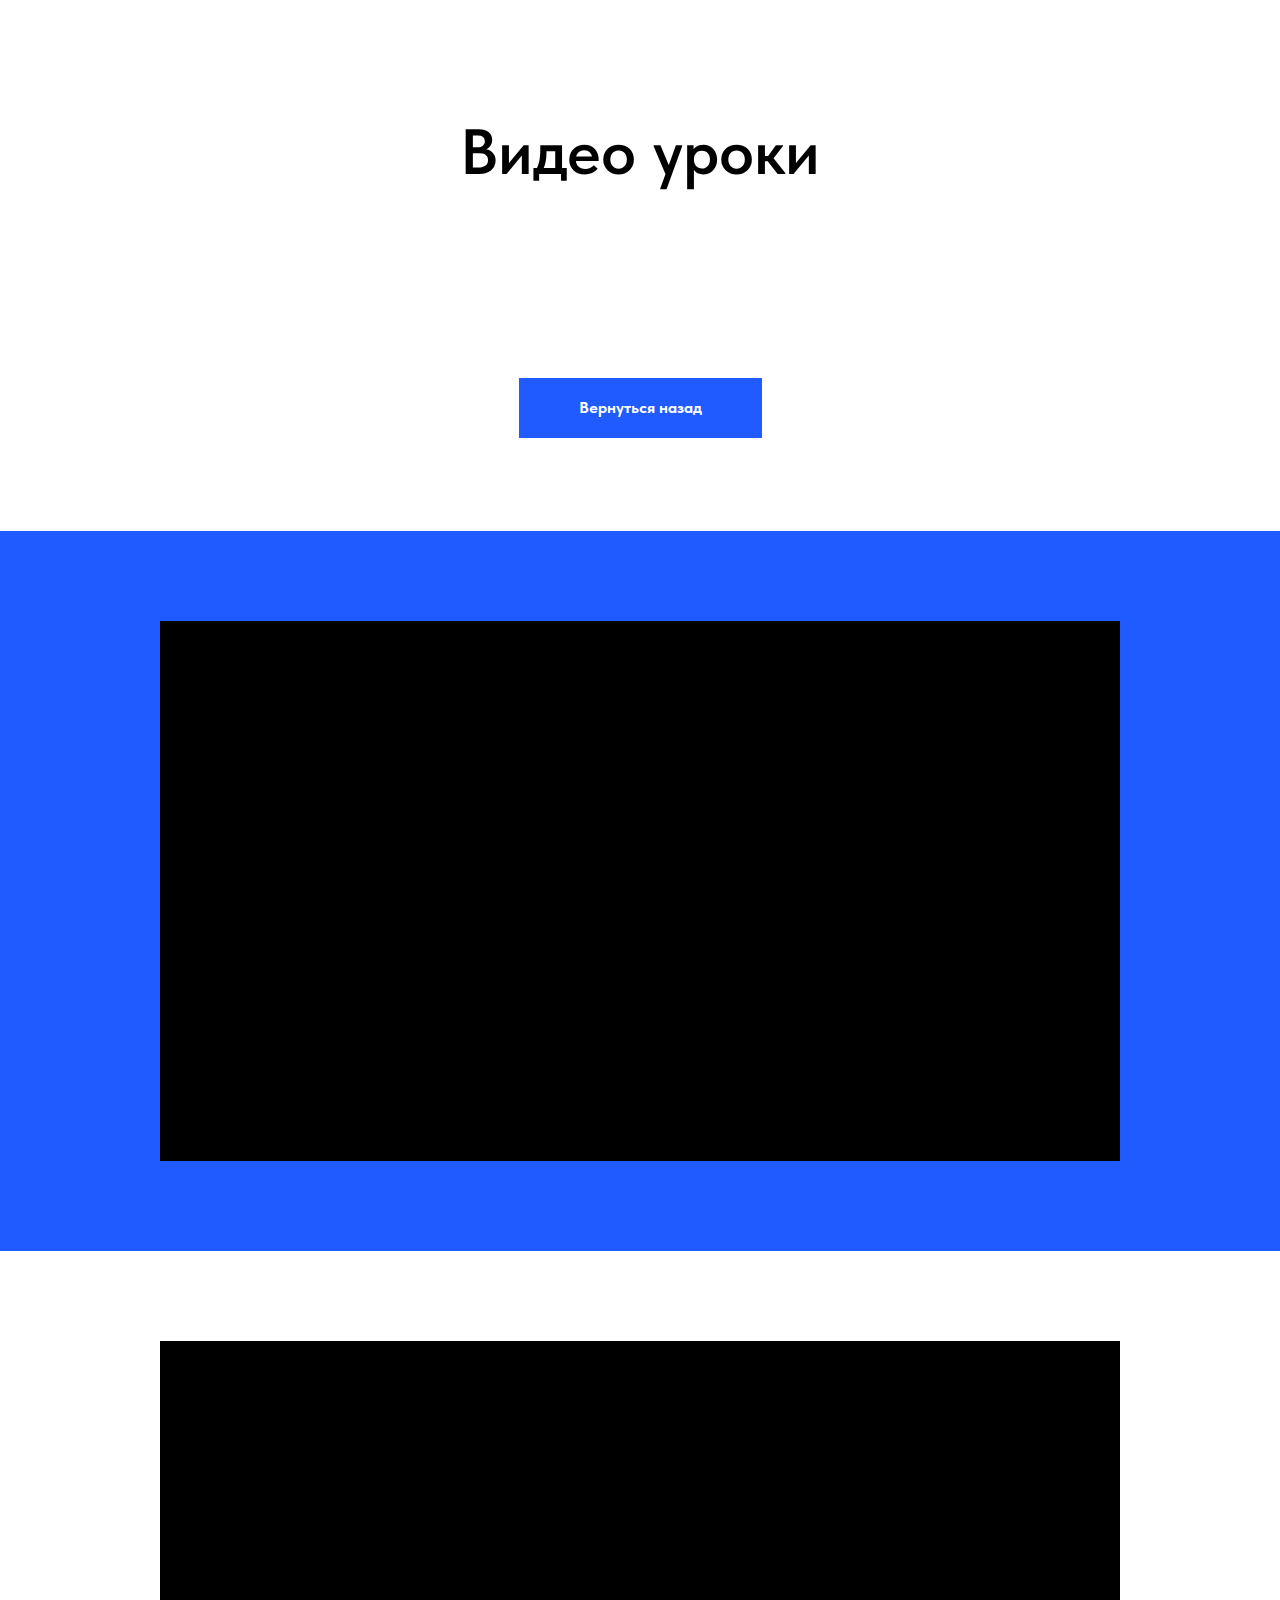
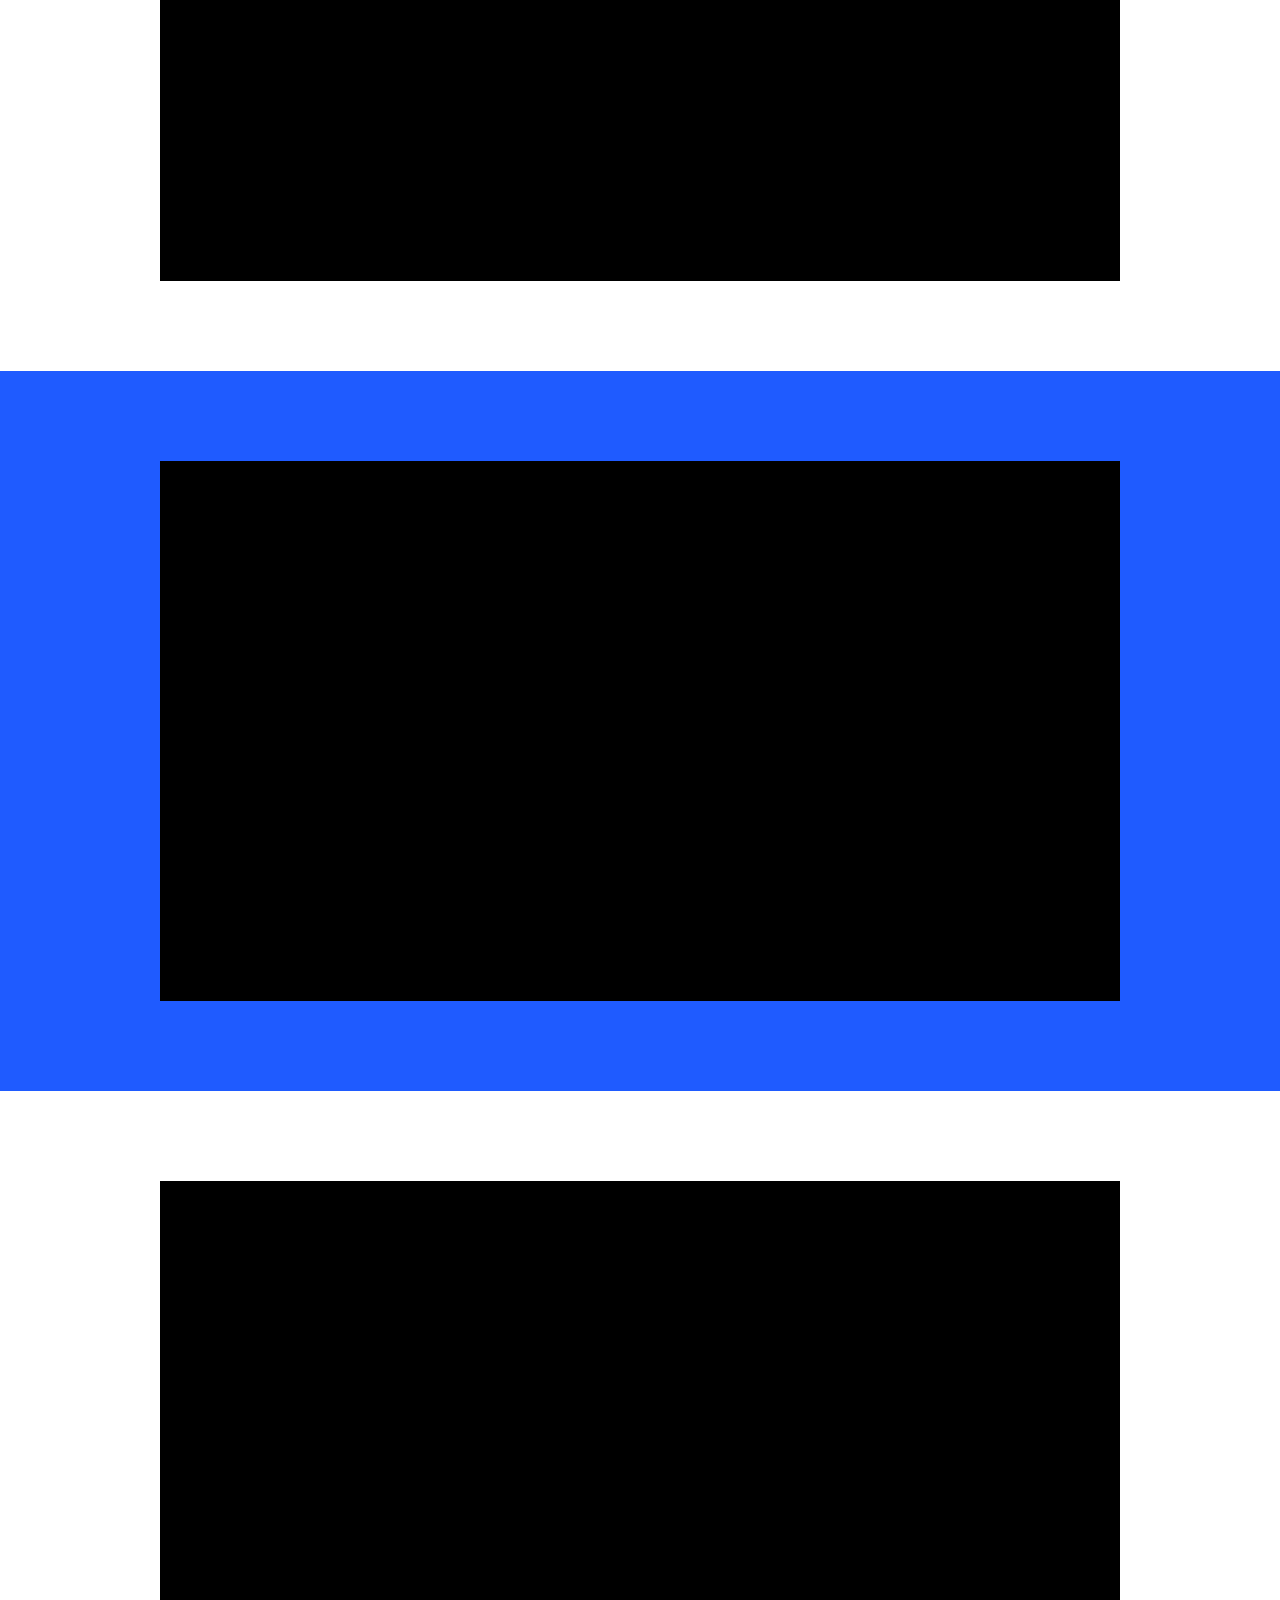
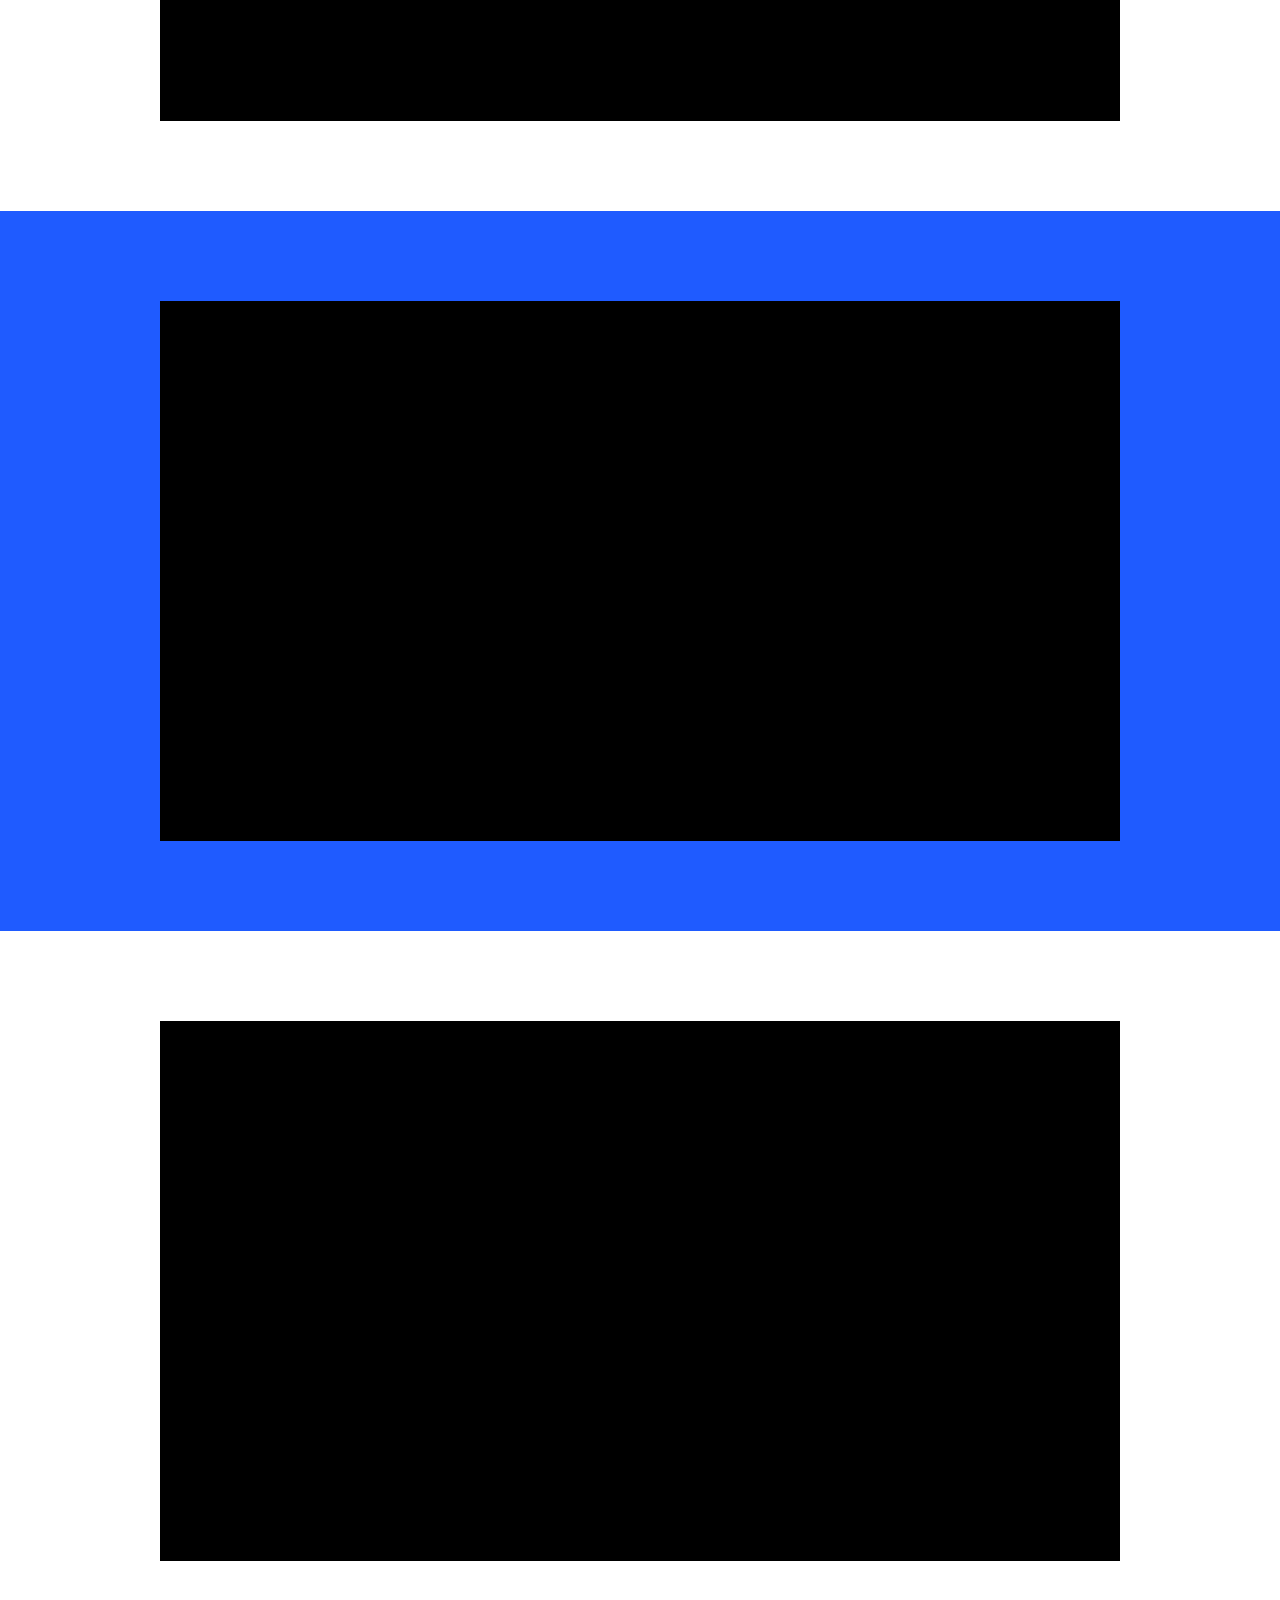
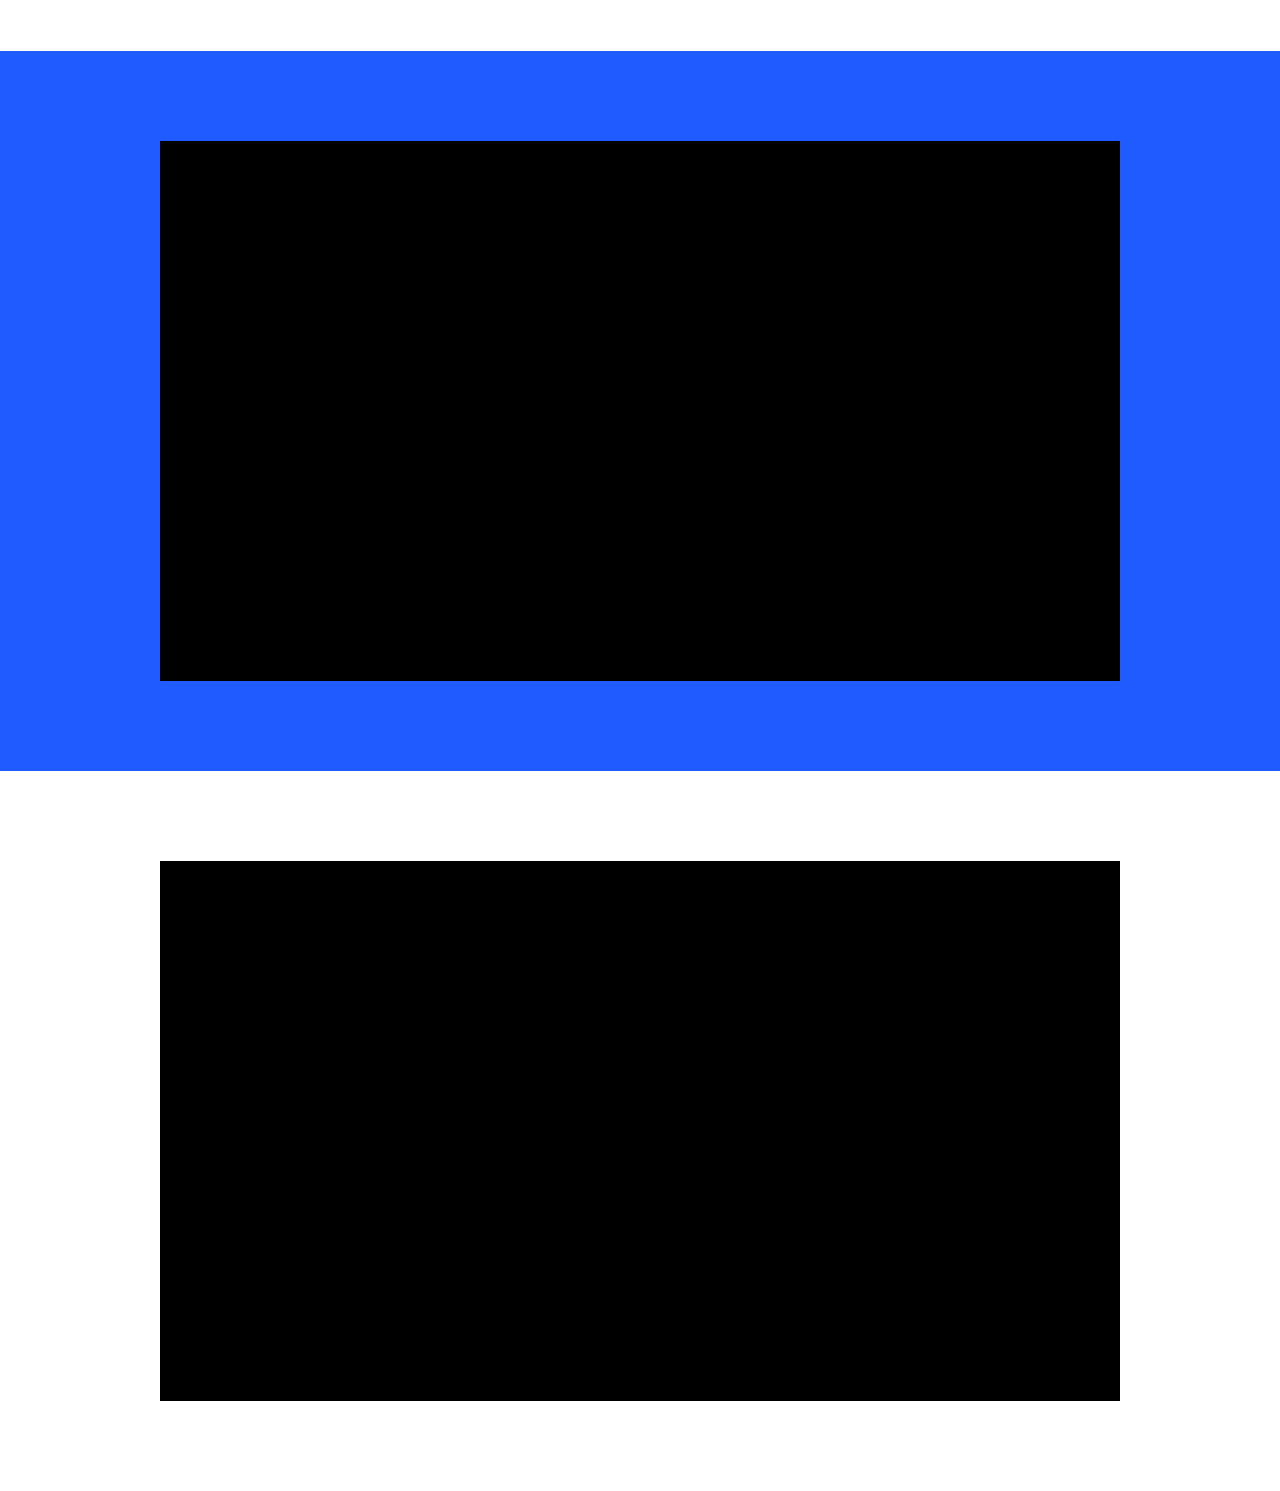
<file: video.html>
﻿<!DOCTYPE html><html><head><meta charset="utf-8"><meta http-equiv="Content-Type" content="text/html; charset=utf-8"><meta name="viewport" content="width=device-width, initial-scale=1.0"> <!--metatextblock--><title>Видео уроки</title><meta property="og:url" content="http://project8244563.tilda.ws/video"><meta property="og:title" content="Видео уроки"><meta property="og:description" content=""><meta property="og:type" content="website"><link rel="canonical" href="video.html"><!--/metatextblock--><meta name="format-detection" content="telephone=no"><meta http-equiv="x-dns-prefetch-control" content="on"><link rel="dns-prefetch" href="https://ws.tildacdn.com"><link rel="dns-prefetch" href="https://static.tildacdn.info"><meta name="robots" content="nofollow"><link rel="shortcut icon" href="img/tildafavicon.ico" type="image/x-icon"><!-- Assets --><script src="js/tilda-fallback-1.0.min.js" async="" charset="utf-8"></script><link rel="stylesheet" href="css/tilda-grid-3.0.min.css" type="text/css" media="all" onerror="this.loaderr='y';"><link rel="stylesheet" href="tilda-blocks-page42208635.min.css?t=1702797147" type="text/css" media="all" onerror="this.loaderr='y';"><link rel="stylesheet" href="css/fonts-tildasans.css" type="text/css" media="all" onerror="this.loaderr='y';"><script nomodule="" src="js/tilda-polyfill-1.0.min.js" charset="utf-8"></script><script type="text/javascript">function t_onReady(func) {
if (document.readyState != 'loading') {
func();
} else {
document.addEventListener('DOMContentLoaded', func);
}
}
function t_onFuncLoad(funcName, okFunc, time) {
if (typeof window[funcName] === 'function') {
okFunc();
} else {
setTimeout(function() {
t_onFuncLoad(funcName, okFunc, time);
},(time || 100));
}
}function t_throttle(fn, threshhold, scope) {return function () {fn.apply(scope || this, arguments);};}</script><script src="js/tilda-scripts-3.0.min.js" charset="utf-8" defer="" onerror="this.loaderr='y';"></script><script src="tilda-blocks-page42208635.min.js?t=1702797147" charset="utf-8" async="" onerror="this.loaderr='y';"></script><script src="js/tilda-lazyload-1.0.min.js" charset="utf-8" async="" onerror="this.loaderr='y';"></script><script src="js/tilda-video-1.0.min.js" charset="utf-8" async="" onerror="this.loaderr='y';"></script><script src="js/tilda-video-processor-1.0.min.js" charset="utf-8" async="" onerror="this.loaderr='y';"></script><script src="js/tilda-events-1.0.min.js" charset="utf-8" async="" onerror="this.loaderr='y';"></script><script type="text/javascript">window.dataLayer = window.dataLayer || [];</script><script type="text/javascript">(function () {
if((/bot|google|yandex|baidu|bing|msn|duckduckbot|teoma|slurp|crawler|spider|robot|crawling|facebook/i.test(navigator.userAgent))===false && typeof(sessionStorage)!='undefined' && sessionStorage.getItem('visited')!=='y' && document.visibilityState){
var style=document.createElement('style');
style.type='text/css';
style.innerHTML='@media screen and (min-width: 980px) {.t-records {opacity: 0;}.t-records_animated {-webkit-transition: opacity ease-in-out .2s;-moz-transition: opacity ease-in-out .2s;-o-transition: opacity ease-in-out .2s;transition: opacity ease-in-out .2s;}.t-records.t-records_visible {opacity: 1;}}';
document.getElementsByTagName('head')[0].appendChild(style);
function t_setvisRecs(){
var alr=document.querySelectorAll('.t-records');
Array.prototype.forEach.call(alr, function(el) {
el.classList.add("t-records_animated");
});
setTimeout(function () {
Array.prototype.forEach.call(alr, function(el) {
el.classList.add("t-records_visible");
});
sessionStorage.setItem("visited", "y");
}, 400);
} 
document.addEventListener('DOMContentLoaded', t_setvisRecs);
}
})();</script></head><body class="t-body" style="margin:0;"><!--allrecords--><div id="allrecords" class="t-records" data-hook="blocks-collection-content-node" data-tilda-project-id="8244563" data-tilda-page-id="42208635" data-tilda-page-alias="video" data-tilda-formskey="0256e5b780ccc9c376d7cc1458244563" data-tilda-cookie="no" data-tilda-lazy="yes"><div id="rec682303522" class="r t-rec t-rec_pt_105 t-rec_pb_90" style="padding-top:105px;padding-bottom:90px; " data-record-type="30"><!-- T015 --><div class="t015"><div class="t-container t-align_center"><div class="t-col t-col_10 t-prefix_1"><div class="t015__title t-title t-title_lg" field="title"><p style="text-align: center;">Видео уроки</p></div> </div></div></div><style> #rec682303522 .t015__uptitle { text-transform: uppercase; }</style></div><div id="rec682303527" class="r t-rec t-rec_pt_90 t-rec_pb_90" style="padding-top:90px;padding-bottom:90px; " data-record-type="191"><!-- T142 --><div class="t142"><div class="t-container_100"><div class="t142__wrapone"><div class="t142__wraptwo"><a class="t-btn t142__submit t-btn_md" href="index.htm" target="" style="color:#ffffff;border:3px solid #ffffff;background-color:#1f5bff;" data-buttonfieldset="button"><span class="t142__text">Вернуться назад</span></a></div></div></div></div><script>t_onReady(function () {
t_onFuncLoad('t142_checkSize', function () {
t142_checkSize('682303527');
});
});
window.addEventListener('load', function () {
t_onFuncLoad('t142_checkSize', function () {
t142_checkSize('682303527');
});
});</script></div><div id="rec682303747" class="r t-rec t-rec_pt_90 t-rec_pb_90" style="padding-top:90px;padding-bottom:90px;background-color:#1f5bff; " data-record-type="4" data-bg-color="#1f5bff"><!-- T121 --><div class="t121"><center><div class="t-video-lazyload t-width t-width_10" style="height:540px; " data-videolazy-type="youtube" data-videolazy-id="kLv23eSzAx0" data-blocklazy-id="682303747" data-videolazy-load="false" data-videolazy-height="540px"></div></center></div><script>t_onReady(function () {
var rec = document.getElementById('rec682303747');
if (!rec) return;
t_onFuncLoad('t121_setHeight', function () {
t121_setHeight('682303747');
window.addEventListener('scroll', t_throttle(function() {
t121_setHeight('682303747');
}));
});
window.onload = function () {
t_onFuncLoad('t121_setHeight', function () {
t121_setHeight('682303747');
});
};
window.addEventListener('resize', function () {
var tableView = document.getElementById('allrecordstable');
if (tableView) {
var videoLazyLoad = rec.querySelector('.t-video-lazyload');
if (!videoLazyLoad) return;
videoLazyLoad.style.height = '540px';
var videoLazyLoadIframe = videoLazyLoad.querySelector('iframe');
if (!videoLazyLoadIframe) return;
videoLazyLoadIframe.height = '540';
} else {
t_onFuncLoad('t121_setHeight', function () {
t121_setHeight('682303747');
});
}
});
var wrapperBlock = rec.querySelector('.t121');
if (wrapperBlock) {
t_onFuncLoad('t121_setHeight', function () {
wrapperBlock.addEventListener('displayChanged', function () {
t121_setHeight('682303747');
});
});
}
});</script></div><div id="rec682303820" class="r t-rec t-rec_pt_90 t-rec_pb_90" style="padding-top:90px;padding-bottom:90px;background-color:#ffffff; " data-record-type="4" data-bg-color="#ffffff"><!-- T121 --><div class="t121"><center><div class="t-video-lazyload t-width t-width_10" style="height:540px; " data-videolazy-type="youtube" data-videolazy-id="AEo4cWFzdXE" data-blocklazy-id="682303820" data-videolazy-load="false" data-videolazy-height="540px"></div></center></div><script>t_onReady(function () {
var rec = document.getElementById('rec682303820');
if (!rec) return;
t_onFuncLoad('t121_setHeight', function () {
t121_setHeight('682303820');
window.addEventListener('scroll', t_throttle(function() {
t121_setHeight('682303820');
}));
});
window.onload = function () {
t_onFuncLoad('t121_setHeight', function () {
t121_setHeight('682303820');
});
};
window.addEventListener('resize', function () {
var tableView = document.getElementById('allrecordstable');
if (tableView) {
var videoLazyLoad = rec.querySelector('.t-video-lazyload');
if (!videoLazyLoad) return;
videoLazyLoad.style.height = '540px';
var videoLazyLoadIframe = videoLazyLoad.querySelector('iframe');
if (!videoLazyLoadIframe) return;
videoLazyLoadIframe.height = '540';
} else {
t_onFuncLoad('t121_setHeight', function () {
t121_setHeight('682303820');
});
}
});
var wrapperBlock = rec.querySelector('.t121');
if (wrapperBlock) {
t_onFuncLoad('t121_setHeight', function () {
wrapperBlock.addEventListener('displayChanged', function () {
t121_setHeight('682303820');
});
});
}
});</script></div><div id="rec682303921" class="r t-rec t-rec_pt_90 t-rec_pb_90" style="padding-top:90px;padding-bottom:90px;background-color:#1f5bff; " data-record-type="4" data-bg-color="#1f5bff"><!-- T121 --><div class="t121"><center><div class="t-video-lazyload t-width t-width_10" style="height:540px; " data-videolazy-type="youtube" data-videolazy-id="c3O5sjQYIcs" data-blocklazy-id="682303921" data-videolazy-load="false" data-videolazy-height="540px"></div></center></div><script>t_onReady(function () {
var rec = document.getElementById('rec682303921');
if (!rec) return;
t_onFuncLoad('t121_setHeight', function () {
t121_setHeight('682303921');
window.addEventListener('scroll', t_throttle(function() {
t121_setHeight('682303921');
}));
});
window.onload = function () {
t_onFuncLoad('t121_setHeight', function () {
t121_setHeight('682303921');
});
};
window.addEventListener('resize', function () {
var tableView = document.getElementById('allrecordstable');
if (tableView) {
var videoLazyLoad = rec.querySelector('.t-video-lazyload');
if (!videoLazyLoad) return;
videoLazyLoad.style.height = '540px';
var videoLazyLoadIframe = videoLazyLoad.querySelector('iframe');
if (!videoLazyLoadIframe) return;
videoLazyLoadIframe.height = '540';
} else {
t_onFuncLoad('t121_setHeight', function () {
t121_setHeight('682303921');
});
}
});
var wrapperBlock = rec.querySelector('.t121');
if (wrapperBlock) {
t_onFuncLoad('t121_setHeight', function () {
wrapperBlock.addEventListener('displayChanged', function () {
t121_setHeight('682303921');
});
});
}
});</script></div><div id="rec682304180" class="r t-rec t-rec_pt_90 t-rec_pb_90" style="padding-top:90px;padding-bottom:90px;background-color:#ffffff; " data-record-type="4" data-bg-color="#ffffff"><!-- T121 --><div class="t121"><center><div class="t-video-lazyload t-width t-width_10" style="height:540px; " data-videolazy-type="youtube" data-videolazy-id="u6p9fO9MWnM" data-blocklazy-id="682304180" data-videolazy-load="false" data-videolazy-height="540px"></div></center></div><script>t_onReady(function () {
var rec = document.getElementById('rec682304180');
if (!rec) return;
t_onFuncLoad('t121_setHeight', function () {
t121_setHeight('682304180');
window.addEventListener('scroll', t_throttle(function() {
t121_setHeight('682304180');
}));
});
window.onload = function () {
t_onFuncLoad('t121_setHeight', function () {
t121_setHeight('682304180');
});
};
window.addEventListener('resize', function () {
var tableView = document.getElementById('allrecordstable');
if (tableView) {
var videoLazyLoad = rec.querySelector('.t-video-lazyload');
if (!videoLazyLoad) return;
videoLazyLoad.style.height = '540px';
var videoLazyLoadIframe = videoLazyLoad.querySelector('iframe');
if (!videoLazyLoadIframe) return;
videoLazyLoadIframe.height = '540';
} else {
t_onFuncLoad('t121_setHeight', function () {
t121_setHeight('682304180');
});
}
});
var wrapperBlock = rec.querySelector('.t121');
if (wrapperBlock) {
t_onFuncLoad('t121_setHeight', function () {
wrapperBlock.addEventListener('displayChanged', function () {
t121_setHeight('682304180');
});
});
}
});</script></div><div id="rec682304187" class="r t-rec t-rec_pt_90 t-rec_pb_90" style="padding-top:90px;padding-bottom:90px;background-color:#1f5bff; " data-record-type="4" data-bg-color="#1f5bff"><!-- T121 --><div class="t121"><center><div class="t-video-lazyload t-width t-width_10" style="height:540px; " data-videolazy-type="youtube" data-videolazy-id="B6YS4LE2uU0" data-blocklazy-id="682304187" data-videolazy-load="false" data-videolazy-height="540px"></div></center></div><script>t_onReady(function () {
var rec = document.getElementById('rec682304187');
if (!rec) return;
t_onFuncLoad('t121_setHeight', function () {
t121_setHeight('682304187');
window.addEventListener('scroll', t_throttle(function() {
t121_setHeight('682304187');
}));
});
window.onload = function () {
t_onFuncLoad('t121_setHeight', function () {
t121_setHeight('682304187');
});
};
window.addEventListener('resize', function () {
var tableView = document.getElementById('allrecordstable');
if (tableView) {
var videoLazyLoad = rec.querySelector('.t-video-lazyload');
if (!videoLazyLoad) return;
videoLazyLoad.style.height = '540px';
var videoLazyLoadIframe = videoLazyLoad.querySelector('iframe');
if (!videoLazyLoadIframe) return;
videoLazyLoadIframe.height = '540';
} else {
t_onFuncLoad('t121_setHeight', function () {
t121_setHeight('682304187');
});
}
});
var wrapperBlock = rec.querySelector('.t121');
if (wrapperBlock) {
t_onFuncLoad('t121_setHeight', function () {
wrapperBlock.addEventListener('displayChanged', function () {
t121_setHeight('682304187');
});
});
}
});</script></div><div id="rec682304226" class="r t-rec t-rec_pt_90 t-rec_pb_90" style="padding-top:90px;padding-bottom:90px;background-color:#ffffff; " data-record-type="4" data-bg-color="#ffffff"><!-- T121 --><div class="t121"><center><div class="t-video-lazyload t-width t-width_10" style="height:540px; " data-videolazy-type="youtube" data-videolazy-id="oMR8ZRWyDKQ" data-blocklazy-id="682304226" data-videolazy-load="false" data-videolazy-height="540px"></div></center></div><script>t_onReady(function () {
var rec = document.getElementById('rec682304226');
if (!rec) return;
t_onFuncLoad('t121_setHeight', function () {
t121_setHeight('682304226');
window.addEventListener('scroll', t_throttle(function() {
t121_setHeight('682304226');
}));
});
window.onload = function () {
t_onFuncLoad('t121_setHeight', function () {
t121_setHeight('682304226');
});
};
window.addEventListener('resize', function () {
var tableView = document.getElementById('allrecordstable');
if (tableView) {
var videoLazyLoad = rec.querySelector('.t-video-lazyload');
if (!videoLazyLoad) return;
videoLazyLoad.style.height = '540px';
var videoLazyLoadIframe = videoLazyLoad.querySelector('iframe');
if (!videoLazyLoadIframe) return;
videoLazyLoadIframe.height = '540';
} else {
t_onFuncLoad('t121_setHeight', function () {
t121_setHeight('682304226');
});
}
});
var wrapperBlock = rec.querySelector('.t121');
if (wrapperBlock) {
t_onFuncLoad('t121_setHeight', function () {
wrapperBlock.addEventListener('displayChanged', function () {
t121_setHeight('682304226');
});
});
}
});</script></div><div id="rec682304501" class="r t-rec t-rec_pt_90 t-rec_pb_90" style="padding-top:90px;padding-bottom:90px;background-color:#1f5bff; " data-record-type="4" data-bg-color="#1f5bff"><!-- T121 --><div class="t121"><center><div class="t-video-lazyload t-width t-width_10" style="height:540px; " data-videolazy-type="youtube" data-videolazy-id="NolAYfq43fI" data-blocklazy-id="682304501" data-videolazy-load="false" data-videolazy-height="540px"></div></center></div><script>t_onReady(function () {
var rec = document.getElementById('rec682304501');
if (!rec) return;
t_onFuncLoad('t121_setHeight', function () {
t121_setHeight('682304501');
window.addEventListener('scroll', t_throttle(function() {
t121_setHeight('682304501');
}));
});
window.onload = function () {
t_onFuncLoad('t121_setHeight', function () {
t121_setHeight('682304501');
});
};
window.addEventListener('resize', function () {
var tableView = document.getElementById('allrecordstable');
if (tableView) {
var videoLazyLoad = rec.querySelector('.t-video-lazyload');
if (!videoLazyLoad) return;
videoLazyLoad.style.height = '540px';
var videoLazyLoadIframe = videoLazyLoad.querySelector('iframe');
if (!videoLazyLoadIframe) return;
videoLazyLoadIframe.height = '540';
} else {
t_onFuncLoad('t121_setHeight', function () {
t121_setHeight('682304501');
});
}
});
var wrapperBlock = rec.querySelector('.t121');
if (wrapperBlock) {
t_onFuncLoad('t121_setHeight', function () {
wrapperBlock.addEventListener('displayChanged', function () {
t121_setHeight('682304501');
});
});
}
});</script></div><div id="rec682304562" class="r t-rec t-rec_pt_90 t-rec_pb_90" style="padding-top:90px;padding-bottom:90px;background-color:#ffffff; " data-record-type="4" data-bg-color="#ffffff"><!-- T121 --><div class="t121"><center><div class="t-video-lazyload t-width t-width_10" style="height:540px; " data-videolazy-type="youtube" data-videolazy-id="F-53g6JGq3E" data-blocklazy-id="682304562" data-videolazy-load="false" data-videolazy-height="540px"></div></center></div><script>t_onReady(function () {
var rec = document.getElementById('rec682304562');
if (!rec) return;
t_onFuncLoad('t121_setHeight', function () {
t121_setHeight('682304562');
window.addEventListener('scroll', t_throttle(function() {
t121_setHeight('682304562');
}));
});
window.onload = function () {
t_onFuncLoad('t121_setHeight', function () {
t121_setHeight('682304562');
});
};
window.addEventListener('resize', function () {
var tableView = document.getElementById('allrecordstable');
if (tableView) {
var videoLazyLoad = rec.querySelector('.t-video-lazyload');
if (!videoLazyLoad) return;
videoLazyLoad.style.height = '540px';
var videoLazyLoadIframe = videoLazyLoad.querySelector('iframe');
if (!videoLazyLoadIframe) return;
videoLazyLoadIframe.height = '540';
} else {
t_onFuncLoad('t121_setHeight', function () {
t121_setHeight('682304562');
});
}
});
var wrapperBlock = rec.querySelector('.t121');
if (wrapperBlock) {
t_onFuncLoad('t121_setHeight', function () {
wrapperBlock.addEventListener('displayChanged', function () {
t121_setHeight('682304562');
});
});
}
});</script></script></body></html>
</file>
<file: css/fonts-tildasans.css>
@font-face {
  font-family: 'TildaSans';
  font-style: normal;
  font-weight: 250 1000;
  src: url('../fonts/tildasans/TildaSans-VF.woff2') format('woff2-variations'),
       url('../fonts/tildasans/TildaSans-VF.woff') format('woff-variations');     
}
@font-face {
  font-family: 'TildaSans';
  font-style: normal;
  font-weight: 300;
  src: url('../fonts/tildasans/TildaSans-Light.eot');
  src: url('../fonts/tildasans/TildaSans-Light-1.eot') format('embedded-opentype'),
       url('../fonts/tildasans/TildaSans-VF.woff2') format('woff2-variations'),
       url('../fonts/tildasans/TildaSans-VF.woff') format('woff-variations'),
       url('../fonts/tildasans/TildaSans-Light.woff2') format('woff2'),
       url('../fonts/tildasans/TildaSans-Light.woff') format('woff');
}
@font-face {
  font-family: 'TildaSans';
  font-style: normal;
  font-weight: 400;
  src: url('../fonts/tildasans/TildaSans-Regular.eot');
  src: url('../fonts/tildasans/TildaSans-Regular-1.eot') format('embedded-opentype'),
       url('../fonts/tildasans/TildaSans-VF.woff2') format('woff2-variations'),
       url('../fonts/tildasans/TildaSans-VF.woff') format('woff-variations'),  
       url('../fonts/tildasans/TildaSans-Regular.woff2') format('woff2'),
       url('../fonts/tildasans/TildaSans-Regular.woff') format('woff');
}
@font-face {
  font-family: 'TildaSans';
  font-style: normal;
  font-weight: 500;
  src: url('../fonts/tildasans/TildaSans-Medium.eot');
  src: url('../fonts/tildasans/TildaSans-Medium-1.eot') format('embedded-opentype'),
       url('../fonts/tildasans/TildaSans-VF.woff2') format('woff2-variations'),
       url('../fonts/tildasans/TildaSans-VF.woff') format('woff-variations'),  
       url('../fonts/tildasans/TildaSans-Medium.woff2') format('woff2'),
       url('../fonts/tildasans/TildaSans-Medium.woff') format('woff');
}
@font-face {
  font-family: 'TildaSans';
  font-style: normal;
  font-weight: 600;
  src: url('../fonts/tildasans/TildaSans-Semibold.eot');
  src: url('../fonts/tildasans/TildaSans-Semibold-1.eot') format('embedded-opentype'),
       url('../fonts/tildasans/TildaSans-VF.woff2') format('woff2-variations'),
       url('../fonts/tildasans/TildaSans-VF.woff') format('woff-variations'),  
       url('../fonts/tildasans/TildaSans-Semibold.woff2') format('woff2'),
       url('../fonts/tildasans/TildaSans-Semibold.woff') format('woff');
}
@font-face {
  font-family: 'TildaSans';
  font-style: normal;
  font-weight: 700;
  src: url('../fonts/tildasans/TildaSans-Bold.eot');
  src: url('../fonts/tildasans/TildaSans-Bold-1.eot') format('embedded-opentype'),
       url('../fonts/tildasans/TildaSans-VF.woff2') format('woff2-variations'),
       url('../fonts/tildasans/TildaSans-VF.woff') format('woff-variations'),  
       url('../fonts/tildasans/TildaSans-Bold.woff2') format('woff2'),
       url('../fonts/tildasans/TildaSans-Bold.woff') format('woff');
}
@font-face {
  font-family: 'TildaSans';
  font-style: normal;
  font-weight: 800;
  src: url('../fonts/tildasans/TildaSans-Extrabold.eot');
  src: url('../fonts/tildasans/TildaSans-Extrabold-1.eot') format('embedded-opentype'),
       url('../fonts/tildasans/TildaSans-VF.woff2') format('woff2-variations'),
       url('../fonts/tildasans/TildaSans-VF.woff') format('woff-variations'),  
       url('../fonts/tildasans/TildaSans-Extrabold.woff2') format('woff2'),
       url('../fonts/tildasans/TildaSans-Extrabold.woff') format('woff');
}
@font-face {
  font-family: 'TildaSans';
  font-style: normal;
  font-weight: 900;
  src: url('../fonts/tildasans/TildaSans-Black.eot');
  src: url('../fonts/tildasans/TildaSans-Black-1.eot') format('embedded-opentype'),
       url('../fonts/tildasans/TildaSans-VF.woff2') format('woff2-variations'),
       url('../fonts/tildasans/TildaSans-VF.woff') format('woff-variations'),  
       url('../fonts/tildasans/TildaSans-Black.woff2') format('woff2'),
       url('../fonts/tildasans/TildaSans-Black.woff') format('woff');
}
</file>
<file: css/tilda-grid-3.0.min.css>
*,*:before,*:after{-webkit-box-sizing:content-box;-moz-box-sizing:content-box;box-sizing:content-box}div,span,h1,h2,h3,h4,h5,h6,p,blockquote,pre,a,code,img,b,u,i,center,table,tr,th,td,video{margin:0;padding:0;border:0}sup{line-height:0;font-size:smaller;vertical-align:super}sub{line-height:0;font-size:smaller;vertical-align:sub}.t-clear{clear:both}.t-row{margin:0}.t-container{margin-left:auto;margin-right:auto;width:100%;max-width:1200px;padding:0}.t-container.flexx{display:-webkit-box;display:-moz-box;display:-ms-flexbox;display:-webkit-flex;display:flex}.t-container_flex{display:-webkit-box;display:-moz-box;display:-ms-flexbox;display:-webkit-flex;display:flex}.t-container_100{width:100%;padding:0}.t-container_10{margin-left:auto;margin-right:auto;width:100%;max-width:1000px;padding:0}.t-container_8{margin-left:auto;margin-right:auto;width:100%;max-width:800px;padding:0}.t-container:before,.t-container:after,.t-container_10:before,.t-container_10:after,.t-container_8:before,.t-container_8:after,.t-container_100:before,.t-container_100:after{display:table;content:" ";width:0}.t-container:after,.t-container_10:after,.t-container_8:after,.t-container_100:after{clear:both}.t-col{display:inline;float:left;margin-left:20px;margin-right:20px;width:100%}.t-col.flexx{align-items:stretch;height:inherit;margin-top:auto;margin-bottom:auto}.t-col_flex{align-items:stretch;height:inherit;margin-top:auto;margin-bottom:auto}.t-col_1{max-width:60px}.t-col_2{max-width:160px}.t-col_3{max-width:260px}.t-col_4{max-width:360px}.t-col_5{max-width:460px}.t-col_6{max-width:560px}.t-col_7{max-width:660px}.t-col_8{max-width:760px}.t-col_9{max-width:860px}.t-col_10{max-width:960px}.t-col_11{max-width:1060px}.t-col_12{max-width:1160px}.t-col_100{max-width:100vw}.t-prefix_1{padding-left:100px}.t-prefix_2{padding-left:200px}.t-prefix_3{padding-left:300px}.t-prefix_4{padding-left:400px}.t-prefix_5{padding-left:500px}.t-prefix_6{padding-left:600px}.t-prefix_7{padding-left:700px}.t-prefix_8{padding-left:800px}.t-prefix_9{padding-left:900px}.t-prefix_10{padding-left:1000px}.t-prefix_11{padding-left:1100px}.t-prefix_12{padding-left:1200px}.t-width{width:100%}.t-width_1{max-width:60px}.t-width_2{max-width:160px}.t-width_3{max-width:260px}.t-width_4{max-width:360px}.t-width_5{max-width:460px}.t-width_6{max-width:560px}.t-width_7{max-width:660px}.t-width_8{max-width:760px}.t-width_9{max-width:860px}.t-width_10{max-width:960px}.t-width_11{max-width:1060px}.t-width_12{max-width:1160px}.t-width_100{max-width:100%}.t-cell{display:table-cell;vertical-align:middle;height:100%;margin-left:0;margin-right:0}.t-cell_25{width:25vw}.t-cell_33{width:33.3333333vw}.t-cell_50{width:50vw}.t-cell_100{width:100vw}@media screen and (max-width:1200px){.t-container{max-width:960px;padding:0}.t-container_10{max-width:780px}.t-container_8{max-width:640px}.t-col{display:inline;float:left;margin-left:10px;margin-right:10px;width:100%}.t-col_1{max-width:60px}.t-col_2{max-width:140px}.t-col_3{max-width:220px}.t-col_4{max-width:300px}.t-col_5{max-width:380px}.t-col_6{max-width:460px}.t-col_7{max-width:540px}.t-col_8{max-width:620px}.t-col_9{max-width:700px}.t-col_10{max-width:780px}.t-col_11{max-width:860px}.t-col_12{max-width:940px}.t-prefix_1{padding-left:80px}.t-prefix_2{padding-left:160px}.t-prefix_3{padding-left:240px}.t-prefix_4{padding-left:320px}.t-prefix_5{padding-left:400px}.t-prefix_6{padding-left:480px}.t-prefix_7{padding-left:560px}.t-prefix_8{padding-left:640px}.t-prefix_9{padding-left:720px}.t-prefix_10{padding-left:800px}.t-prefix_11{padding-left:880px}.t-prefix_12{padding-left:960px}.t-width_1{max-width:60px}.t-width_2{max-width:140px}.t-width_3{max-width:220px}.t-width_4{max-width:300px}.t-width_5{max-width:380px}.t-width_6{max-width:460px}.t-width_7{max-width:540px}.t-width_8{max-width:620px}.t-width_9{max-width:700px}.t-width_10{max-width:780px}.t-width_11{max-width:860px}.t-width_12{max-width:940px}.t-width_100{max-width:100%}}@media screen and (max-width:960px){.t-container{max-width:640px}.t-container.flexx{display:block}.t-container_flex{display:block}.t-col{display:block;float:none;padding-left:20px;padding-right:20px;margin:0;width:100%;max-width:100%;box-sizing:border-box}.t-col_1,.t-col_2,.t-col_3,.t-col_4,.t-col_5,.t-col_6,.t-col_7,.t-col_8,.t-col_9,.t-col_10,.t-col_11,.t-col_12{width:100%;max-width:100%}.t-prefix_1,.t-prefix_2,.t-prefix_3,.t-prefix_4,.t-prefix_5,.t-prefix_6,.t-prefix_7,.t-prefix_8,.t-prefix_9,.t-prefix_10,.t-prefix_11,.t-prefix_12{padding-left:none}}
</file>
<file: tilda-blocks-page41818769.min.css>
.csssize{height:6815px}.t-body{margin:0}#allrecords{-webkit-font-smoothing:antialiased;background-color:none}#allrecords a{color:#ff8562;text-decoration:none}#allrecords a,#allrecords button,#allrecords .t-radio,#allrecords .t-checkbox,#allrecords .t-img-select{outline:none}#allrecords a:focus-visible,#allrecords button:focus-visible,#allrecords .t-focusable,#allrecords .t-focusable .t-btn,#allrecords .t-focusable .t-btntext,#allrecords .t-img-select:focus-visible+.t-img-select__indicator,#allrecords .t-img-select:focus-visible+.t-img-select__indicator:after,#allrecords .t-radio:focus-visible+.t-radio__indicator,#allrecords .t-checkbox:focus-visible+.t-checkbox__indicator{outline-color:#2015FF;outline-offset:4px;outline-style:auto}#allrecords .t-descr a:focus-visible,#allrecords .t-sociallinks a:focus-visible,#allrecords .ya-share2__link:focus-visible{outline-offset:2px}#allrecords a[href^=tel]{color:inherit;text-decoration:none}#allrecords ol{padding-left:22px}#allrecords ul{padding-left:20px}#allrecords b,#allrecords strong{font-weight:700}@media print{body,html{min-width:1200px;max-width:1200px;padding:0;margin:0 auto;border:none}}.t-records{-webkit-font_smoothing:antialiased;background-color:none}.t-records a{color:#ff8562;text-decoration:none}.t-records a[href^=tel]{color:inherit;text-decoration:none}.t-records ol{padding-left:22px;margin-top:0;margin-bottom:10px}.t-records ul{padding-left:20px;margin-top:0;margin-bottom:10px}.t-mbfix{opacity:.01;-webkit-transform:translateX(0);-ms-transform:translateX(0);transform:translateX(0);position:fixed;width:100%;height:500px;background-color:white;top:0;left:0;z-index:10000;-webkit-transition:all 0.1s ease;transition:all 0.1s ease}.t-mbfix_hide{-webkit-transform:translateX(3000px);-ms-transform:translateX(3000px);transform:translateX(3000px)}img:not([src]){visibility:hidden}.t-body_scroll-locked{position:fixed;left:0;width:100%;height:100%;overflow:hidden}.r_anim{-webkit-transition:opacity 0.5s;transition:opacity 0.5s}.r_hidden{opacity:0}.r_showed{opacity:1}.t-text{font-family:'TildaSans',Arial,sans-serif;font-weight:300;color:#000000}.t-text_xs{font-size:15px;line-height:1.55}.t-name{font-family:'TildaSans',Arial,sans-serif;font-weight:600;color:#000000}.t-name_lg{font-size:22px;line-height:1.35}.t-title{font-family:'TildaSans',Arial,sans-serif;font-weight:600;color:#000000}.t-title_xs{font-size:42px;line-height:1.23}.t-title_lg{font-size:64px;line-height:1.23}.t-descr{font-family:'TildaSans',Arial,sans-serif;font-weight:300;color:#000000}.t-descr_xxs{font-size:14px;line-height:1.55}.t-descr_sm{font-size:18px;line-height:1.55}.t-descr_xl{font-size:24px;line-height:1.5}.t-uptitle{font-family:'TildaSans',Arial,sans-serif;font-weight:600;color:#000000;letter-spacing:2.5px}.t-uptitle_md{font-size:16px}.t-btn{display:inline-block;font-family:'TildaSans',Arial,sans-serif;border:0 none;text-align:center;white-space:nowrap;vertical-align:middle;font-weight:700;background-image:none;cursor:pointer;-webkit-appearance:none;-webkit-user-select:none;-moz-user-select:none;-ms-user-select:none;-o-user-select:none;user-select:none;-webkit-box-sizing:border-box;-moz-box-sizing:border-box;box-sizing:border-box}.t-btn td{vertical-align:middle}.t-btn_sending{opacity:.5}.t-btn_md{height:60px;font-size:16px;padding-left:60px;padding-right:60px}.t-align_center{text-align:center}.t-align_left{text-align:left}.t-margin_auto{margin-left:auto;margin-right:auto}.t-valign_middle{vertical-align:middle}.t-tildalabel{background-color:#000;color:#fff;width:100%;height:70px;font-family:Arial;font-size:14px}.t-tildalabel:hover .t-tildalabel__wrapper{opacity:1}.t-tildalabel-free{padding:35px 0 45px;height:auto;text-align:center}.t-tildalabel-free__main{max-width:340px;display:block;margin:0 auto;line-height:1.4;letter-spacing:.2px;color:inherit;opacity:.4}.t-tildalabel-free__main:hover{opacity:1}.t-tildalabel-free__txt-link:hover{opacity:1}.t-tildalabel-free__links-wr{display:table;margin:30px auto 0}.t-tildalabel-free__txt-link{display:table-cell;padding:0 15px;font-size:13px;text-decoration:none;color:inherit;opacity:.25}.t-submit{font-family:'TildaSans',Arial,sans-serif}.t-rec_pt_0{padding-top:0}.t-rec_pt_15{padding-top:15px}.t-rec_pt_135{padding-top:135px}.t-rec_pt_150{padding-top:150px}.t-rec_pt_180{padding-top:180px}.t-rec_pb_15{padding-bottom:15px}.t-rec_pb_60{padding-bottom:60px}.t-rec_pb_135{padding-bottom:135px}.t-rec_pb_150{padding-bottom:150px}.t-rec_pb_180{padding-bottom:180px}@media screen and (max-width:1200px){.t-text_xs{font-size:14px}.t-descr_xxs{font-size:12px}.t-descr_sm{font-size:16px}.t-descr_xl{font-size:22px}.t-uptitle_md{font-size:14px}.t-title_xs{font-size:38px}.t-title_lg{font-size:60px}.t-name_lg{font-size:20px}}@media screen and (max-width:640px){.t-text_xs{font-size:12px;line-height:1.45}.t-descr_sm{font-size:14px;line-height:1.45}.t-descr_xl{font-size:20px;line-height:1.4}.t-uptitle_md{font-size:12px}.t-title_xs{font-size:30px}.t-title_lg{font-size:30px}.t-name_lg{font-size:18px}.t-btn{white-space:normal}.t-btn_md{padding-left:30px;padding-right:30px}.t-tildalabel-free__txt-link{opacity:.4}.t-tildalabel-free__main{opacity:.7}}@media screen and (max-width:480px){.t-rec_pt_0{padding-top:0}.t-rec_pt_15{padding-top:15px}.t-rec_pt_135{padding-top:90px!important}.t-rec_pt_150{padding-top:90px!important}.t-rec_pt_180{padding-top:120px!important}.t-rec_pb_15{padding-bottom:15px}.t-rec_pb_60{padding-bottom:60px}.t-rec_pb_135{padding-bottom:90px!important}.t-rec_pb_150{padding-bottom:90px!important}.t-rec_pb_180{padding-bottom:120px!important}}.t189{text-align:left}.t189__wrapper{padding-top:42px;padding-bottom:42px}.t189__title{padding:20px 0 20px 0;font-size:26px;letter-spacing:1px;line-height:34px;color:#fff}.t189__descr{padding:0 0 30px 0;color:#afafaf}.t189 .t-btnwrapper{display:inline-block}.t189 :not(.t-btnwrapper) .t-btn:nth-child(1),.t189 .t-btnwrapper:nth-child(1){margin-right:10px}.t189 :not(.t-btnwrapper) .t-btn,.t189 .t-btnwrapper{margin-top:8px}@media screen and (max-width:640px){.t189__title{font-size:26px;line-height:30px}.t189 :not(.t-btnwrapper) .t-btn:nth-child(2),.t189 .t-btnwrapper:nth-child(2){margin-left:0}.t189 :not(.t-btnwrapper) .t-btn,.t189 .t-btnwrapper{margin:5px;margin-left:0}}.t468__title,.t468__uptitle{margin-bottom:40px;color:#fff}.t468__descr{color:#fff}.t468 .t-btn{margin-top:60px}.t982 .t-section__topwrapper{margin-bottom:95px}.t982 .t-section__title{margin-bottom:40px;color:#fff}.t982 .t-section__descr{max-width:560px;color:#fff}.t982 .t-section__bottomwrapper{margin-top:105px}#allrecords .t982__container{margin-bottom:0;padding-left:0;list-style:none}.t982__container{display:-webkit-box;display:-ms-flexbox;display:flex;-ms-flex-wrap:wrap;flex-wrap:wrap}.t982__container li ul{list-style-type:disc}.t982__itemwrapper{display:-webkit-flex;display:-ms-flexbox;display:flex;margin:0 auto}.t982__imgwrapper{display:-webkit-flex;display:-ms-flexbox;display:flex;-webkit-justify-content:center;-ms-flex-pack:center;justify-content:center;-webkit-flex-shrink:0;-ms-flex-negative:0;flex-shrink:0;width:260px;max-width:100%;overflow:hidden}.t982__imgratio-wrapper{position:relative;width:100%;height:0;padding-bottom:133%;overflow:hidden}.t982__imgratio-wrapper.t982__imgwrapper_16-9{padding-bottom:56%}.t982__imgratio-wrapper.t982__imgwrapper_4-3{padding-bottom:75%}.t982__imgratio-wrapper.t982__imgwrapper_3-2{padding-bottom:66%}.t982__imgratio-wrapper.t982__imgwrapper_1-1{padding-bottom:100%}.t982__imgratio-wrapper.t982__imgwrapper_2-3{padding-bottom:150%}.t982__imgratio-wrapper.t982__imgwrapper_3-4{padding-bottom:133%}.t982__imgratio-wrapper.t982__imgwrapper_9-16{padding-bottom:177%}.t-col_3 .t982__imgwrapper{width:120px}.t-col_4 .t982__imgwrapper{width:165px}.t-col_8 .t982__imgwrapper{width:360px}.t982__img{position:absolute;width:auto;min-width:100%;min-height:100%;height:100%;object-fit:cover}.t982__infowrapper{display:-webkit-flex;display:-ms-flexbox;display:flex;-webkit-flex-direction:column;-ms-flex-direction:column;flex-direction:column;margin-left:17px;padding-right:0;padding-left:0}.t-col_3 .t982__infowrapper{margin-left:10px}.t982__persname{margin-bottom:14px;color:#fff}.t982__persdescr{color:#7a7a7a}.t982__socials{margin-top:auto;padding-top:20px;color:#fff}.t982__socials a{display:inline-block;margin-top:10px}#allrecords .t982__socials a{color:inherit}.t982 .t-list__item{margin-top:100px}.t982 .t-list__container_inrow1 .t-list__item:first-child,.t982 .t-list__container_inrow2 .t-list__item:nth-child(-n+2),.t982 .t-list__container_inrow3 .t-list__item:nth-child(-n+3),.t982 .t-list__container_inrow4 .t-list__item:nth-child(-n+4){margin-top:0!important}.t982 .t-persons-social-links__item a{display:inline-block}@media screen and (max-width:960px){.t982 .t-section__bottomwrapper{margin-top:45px}.t982 .t-section__topwrapper{margin-bottom:45px}.t982 .t-section__title{margin-bottom:20px}.t982__container{font-size:0}.t982 .t-list__item,.t982 .t-list__container_inrow2 .t-list__item:nth-child(-n+2),.t982 .t-list__container_inrow3 .t-list__item:nth-child(-n+3),.t982 .t-list__container_inrow4 .t-list__item:nth-child(-n+4){margin-top:45px!important}.t982 .t982__container .t-list__item:first-child,.t982 .t982__container:not(.t-list__container_inrow1) .t-list__item:nth-child(2){margin-top:0!important}.t982__col-mobstyle{width:50%;display:inline-block;vertical-align:top}.t982__itemwrapper{max-width:460px}.t982__col .t982__imgwrapper{width:130px}.t982__itemwrapper_1 .t982__imgwrapper{width:260px}}@media screen and (max-width:640px){.t982__col-mobstyle{display:block;width:100%}.t982__col-mobstyle:nth-child(odd){padding-left:20px}.t982__col-mobstyle:nth-child(even){padding-right:20px}.t982__col .t982__imgwrapper{width:260px}.t982__itemwrapper{max-width:none}}@media screen and (max-width:480px){.t982__col-mobstyle{display:block;width:100%}.t982 .t-list__item,.t982 .t-list__container_inrow2 .t-list__item:nth-child(-n+2),.t982 .t-list__container_inrow3 .t-list__item:nth-child(-n+3),.t982 .t-list__container_inrow4 .t-list__item:nth-child(-n+4){margin-top:60px!important}.t982 .t982__container .t-list__item:first-child,.t982 .t982__container:not(.t-list__container_inrow1) .t-list__item:nth-child(2){margin-top:0!important}.t982 .t982__container:not(.t-list__container_inrow1) .t-list__item:nth-child(2){margin-top:60px!important}.t982__col-mobstyle:nth-child(odd){padding-left:20px}.t982__col-mobstyle:nth-child(even){padding-right:20px}.t982__itemwrapper{-webkit-flex-direction:column;-ms-flex-direction:column;flex-direction:column;max-width:260px}.t982__infowrapper{margin-top:26px;margin-left:0}.t982__socials{margin-top:16px;padding-top:0}}.t547 .t-section__topwrapper{margin-bottom:105px}.t547 .t-section__title{margin-bottom:40px}.t547 .t-section__descr{max-width:560px}.t547 .t-section__bottomwrapper{margin-top:105px}.t547__mainblock:after,.t547__mainblock:before{content:'';display:table;clear:both}.t547__item{position:relative;padding-bottom:30px}.t547__item:last-child{padding-bottom:0!important}.t547__block{padding-right:40px}.t547__flipped .t547__block{padding-right:0;padding-left:40px}.t547__mainblock{margin:0 auto}.t547__line{position:absolute;width:2px;top:0;background:#222;bottom:0;left:0;right:0;margin:0 auto}.t547__item:first-child .t547__line{top:10px}.t547__item:last-child .t547__line{height:10px;bottom:auto}.t547__col{width:50%;text-align:right}.t547__flipped{float:right!important;text-align:left}.t547__circle{width:20px;height:20px;border-radius:100px;background:#222;position:absolute;right:0;left:0;top:5px;margin:0 auto;border:2px solid #fff}.t547__img{width:100%;display:block;margin-bottom:14px;margin-left:auto}.t547__flipped .t547__img{margin-left:0}.t547__title{margin-bottom:6px;margin-top:2px}.t547__descr{margin-top:10px;margin-bottom:5px}.t547__link{display:inline-block}@media only screen and (max-width:960px){.t547 .t-section__bottomwrapper{margin-top:45px}.t547 .t-section__topwrapper{margin-bottom:45px}.t547 .t-section__title{margin-bottom:20px}.t547__container{padding:0 20px;box-sizing:border-box}}@media only screen and (max-width:640px){.t547__block{padding-right:30px}.t547__circle{width:12px;height:12px}.t547__flipped .t547__block{padding-left:30px}}@media only screen and (max-width:540px){.t547__block{padding-right:0;padding-left:20px}.t547__title{margin-bottom:0}.t547__descr{margin-top:5px}.t547__circle{width:10px;height:10px;top:8px;left:-2px;right:auto}.t547__col{float:right;text-align:left;width:100%}.t547__flipped .t547__block{padding-left:20px}.t547__line{right:auto;left:4px}.t547__img{margin-left:0}}.t589 .t-section__topwrapper{margin-bottom:105px}.t589 .t-section__title{margin-bottom:40px}.t589 .t-section__descr{max-width:560px}.t589 .t-section__bottomwrapper{margin-top:105px}.t589__col{margin-top:0;margin-bottom:0}.t589__img{max-width:100%;margin:0 auto;display:block}.t589__title{margin-bottom:90px}.t589__text{margin-top:20px;opacity:.7}.t589__buttons{margin-top:60px}.t589__btn{margin-bottom:10px}.t589__marginright10px{margin-right:10px}@media screen and (max-width:960px){.t589 .t-section__bottomwrapper{margin-top:45px}.t589 .t-section__topwrapper{margin-bottom:60px}.t589 .t-section__title{margin-bottom:20px}.t589__col:first-child{margin-bottom:45px}.t589__textwrapper:not(.t-align_left):not(.t-align_right){text-align:center}.t589__buttons{margin-top:45px}.t589__title{margin-bottom:60px}}@media screen and (max-width:640px){.t589__marginright10px{margin-left:0}.t589__btn{width:100%}}.t460 .t-sociallinks__item a,.t460__svgwrapper{position:relative;max-width:100%;overflow:hidden;margin:0 auto;display:block}.t460 .t-sociallinks__svg,.t460__svg{display:block;width:100%;height:100%;z-index:1;-webkit-transform:translateZ(0);transform:translateZ(0)}.t460__linerelativewrapper{position:relative}.t460__linewrapper{position:absolute;bottom:0;width:100%}.t460__horizontalline{margin:0;border:0;background-color:#C2C2C2;height:1px;right:0;bottom:0;margin:0 20px}.t460__iconbg{position:absolute;top:1px;left:1px;border-radius:100%;background:none;z-index:0;max-width:96%;max-height:96%}.t460__iconlink{display:block;margin:0 auto;max-width:100%;height:auto!important;position:relative}.t460 .t-sociallinks__wrapper,.t460__right_social_links_wrap{display:block;text-align:center;width:100%}.t460 .t-sociallinks__item,.t460__right_social_links_item{display:inline-block;-webkit-transition:opacity ease-in-out 0.2s;-moz-transition:opacity ease-in-out 0.2s;-o-transition:opacity ease-in-out 0.2s;transition:opacity ease-in-out 0.2s;padding:10px}.t460 .t-sociallinks__item:hover,.t460__right_social_links_item:hover{opacity:.9}.t460 .t-sociallinks__item a:focus-visible{opacity:.9}.t460 .t-sociallinks,.t460__right_social_links{margin:80px 20px}#allrecords .t460 ul.t-sociallinks__wrapper{margin-bottom:0;padding-left:0;list-style:none}.t460__bottomtext{color:#000;padding:40px 20px}@media screen and (max-width:1200px){.t460 .t460__container{max-width:960px;margin-left:auto;margin-right:auto;padding:0}}@media screen and (max-width:960px){.t460 .t460__container{text-align:center}.t460 .t-sociallinks__item,.t460__right_social_links_item{padding:5px}}
</file>
<file: css/tilda-cover-1.0.min.css>
@-webkit-keyframes t-arrow-bottom{0%,to{-moz-transform:translateY(0);-ms-transform:translateY(0);-webkit-transform:translateY(0);-o-transform:translateY(0);transform:translateY(0)}50%,55%{-moz-transform:translateY(-7px);-ms-transform:translateY(-7px);-webkit-transform:translateY(-7px);-o-transform:translateY(-7px);transform:translateY(-7px)}}@keyframes t-arrow-bottom{0%,to{-moz-transform:translateY(0);-ms-transform:translateY(0);-webkit-transform:translateY(0);-o-transform:translateY(0);transform:translateY(0)}50%,55%{-moz-transform:translateY(-7px);-ms-transform:translateY(-7px);-webkit-transform:translateY(-7px);-o-transform:translateY(-7px);transform:translateY(-7px)}}.t-cover,.t-cover__carrier{height:700px;width:100%;background-size:cover;-webkit-background-size:cover;-moz-background-size:cover;-o-background-size:cover;background-repeat:no-repeat;background-position:center center;text-align:center;vertical-align:middle;position:relative;background-attachment:fixed}.t-cover{background-color:#000;overflow:hidden}.t-cover.t-cover__transparent{background-color:transparent}.t-cover__carrier{-moz-transform:unset}@supports (-ms-ime-align:auto){.t-cover__carrier{transform:unset}}.t-cover__carrier.loading{opacity:0}.t-cover__carrier[data-content-cover-bg=''].loading{opacity:1!important}.t-cover__carrier.loaded{opacity:1;transition:opacity 700ms}@media screen and (max-device-width:1024px){.t-cover,.t-cover__carrier{background-attachment:scroll}}@media print{.t-cover,.t-cover__carrier{background-attachment:scroll}}.t-cover__filter{height:700px;width:100%;position:absolute;top:0;left:0}.t-cover .t-container,.t-cover .t-container_10,.t-cover .t-container_100,.t-cover .t-container_8{position:absolute;top:0;left:0;bottom:0;right:0}.t-cover__wrapper{height:700px;display:table-cell;width:1200px}.t-cover__wrapper span.space{display:inline-block;height:100%;width:1px}@media screen and (max-width:640px){.t-cover{background-attachment:fixed}.t-cover__carrier{background-attachment:scroll!important;background-size:cover;background-position:center center}}.t-cover__arrow-wrapper_animated{animation:t-arrow-bottom 1.7s infinite ease}.t-cover__arrow{position:absolute;z-index:9;bottom:40px;right:0;left:0;text-align:center}.t-cover__arrow-wrapper{display:inline-block;-webkit-transition:all ease-in-out .2s;-moz-transition:all ease-in-out .2s;-o-transition:all ease-in-out .2s;transition:all ease-in-out .2s;cursor:pointer}.t-cover__arrow-wrapper:hover{opacity:.7}.t-cover__arrow-svg{fill:#fff}@media screen and (max-width:640px){.t-cover__arrow_mobile{-moz-transform:scale(.7);-ms-transform:scale(.7);-webkit-transform:scale(.7);-o-transform:scale(.7);transform:scale(.7)}.t-cover__arrow{bottom:14px}}
</file>
<file: tilda-blocks-page41822217.min.css>
.csssize{height:5724px}.t-body{margin:0}#allrecords{-webkit-font-smoothing:antialiased;background-color:none}#allrecords a{color:#ff8562;text-decoration:none}#allrecords a,#allrecords button,#allrecords .t-radio,#allrecords .t-checkbox,#allrecords .t-img-select{outline:none}#allrecords a:focus-visible,#allrecords button:focus-visible,#allrecords .t-focusable,#allrecords .t-focusable .t-btn,#allrecords .t-focusable .t-btntext,#allrecords .t-img-select:focus-visible+.t-img-select__indicator,#allrecords .t-img-select:focus-visible+.t-img-select__indicator:after,#allrecords .t-radio:focus-visible+.t-radio__indicator,#allrecords .t-checkbox:focus-visible+.t-checkbox__indicator{outline-color:#2015FF;outline-offset:4px;outline-style:auto}#allrecords .t-descr a:focus-visible,#allrecords .t-sociallinks a:focus-visible,#allrecords .ya-share2__link:focus-visible{outline-offset:2px}#allrecords a[href^=tel]{color:inherit;text-decoration:none}#allrecords ol{padding-left:22px}#allrecords ul{padding-left:20px}#allrecords b,#allrecords strong{font-weight:700}@media print{body,html{min-width:1200px;max-width:1200px;padding:0;margin:0 auto;border:none}}.t-records{-webkit-font_smoothing:antialiased;background-color:none}.t-records a{color:#ff8562;text-decoration:none}.t-records a[href^=tel]{color:inherit;text-decoration:none}.t-records ol{padding-left:22px;margin-top:0;margin-bottom:10px}.t-records ul{padding-left:20px;margin-top:0;margin-bottom:10px}.t-mbfix{opacity:.01;-webkit-transform:translateX(0);-ms-transform:translateX(0);transform:translateX(0);position:fixed;width:100%;height:500px;background-color:white;top:0;left:0;z-index:10000;-webkit-transition:all 0.1s ease;transition:all 0.1s ease}.t-mbfix_hide{-webkit-transform:translateX(3000px);-ms-transform:translateX(3000px);transform:translateX(3000px)}img:not([src]){visibility:hidden}.t-body_scroll-locked{position:fixed;left:0;width:100%;height:100%;overflow:hidden}.r_anim{-webkit-transition:opacity 0.5s;transition:opacity 0.5s}.r_hidden{opacity:0}.r_showed{opacity:1}.t-title{font-family:'TildaSans',Arial,sans-serif;font-weight:600;color:#000000}.t-title_xl{font-size:72px;line-height:1.17}.t-title_xxl{font-size:82px;line-height:1.17}.t-descr{font-family:'TildaSans',Arial,sans-serif;font-weight:300;color:#000000}.t-descr_xxl{font-size:26px;line-height:1.45}.t-uptitle{font-family:'TildaSans',Arial,sans-serif;font-weight:600;color:#000000;letter-spacing:2.5px}.t-uptitle_sm{font-size:14px}.t-uptitle_lg{font-size:18px}.t-btn{display:inline-block;font-family:'TildaSans',Arial,sans-serif;border:0 none;text-align:center;white-space:nowrap;vertical-align:middle;font-weight:700;background-image:none;cursor:pointer;-webkit-appearance:none;-webkit-user-select:none;-moz-user-select:none;-ms-user-select:none;-o-user-select:none;user-select:none;-webkit-box-sizing:border-box;-moz-box-sizing:border-box;box-sizing:border-box}.t-btn td{vertical-align:middle}.t-btn_sending{opacity:.5}.t-btn_md{height:60px;font-size:16px;padding-left:60px;padding-right:60px}.t-align_center{text-align:center}.t-align_left{text-align:left}.t-tildalabel{background-color:#000;color:#fff;width:100%;height:70px;font-family:Arial;font-size:14px}.t-tildalabel:hover .t-tildalabel__wrapper{opacity:1}.t-tildalabel-free{padding:35px 0 45px;height:auto;text-align:center}.t-tildalabel-free__main{max-width:340px;display:block;margin:0 auto;line-height:1.4;letter-spacing:.2px;color:inherit;opacity:.4}.t-tildalabel-free__main:hover{opacity:1}.t-tildalabel-free__txt-link:hover{opacity:1}.t-tildalabel-free__links-wr{display:table;margin:30px auto 0}.t-tildalabel-free__txt-link{display:table-cell;padding:0 15px;font-size:13px;text-decoration:none;color:inherit;opacity:.25}.t-rec_pt_75{padding-top:75px}.t-rec_pt_90{padding-top:90px}.t-rec_pt_120{padding-top:120px}.t-rec_pt_180{padding-top:180px}.t-rec_pb_90{padding-bottom:90px}.t-rec_pb_180{padding-bottom:180px}@media screen and (max-width:1200px){.t-descr_xxl{font-size:22px}.t-uptitle_lg{font-size:16px}.t-title_xl{font-size:68px}.t-title_xxl{font-size:78px}}@media screen and (max-width:640px){.t-descr_xxl{font-size:20px}.t-uptitle_sm{font-size:10px}.t-uptitle_lg{font-size:14px}.t-title_xl{font-size:32px}.t-title_xxl{font-size:36px}.t-btn{white-space:normal}.t-btn_md{padding-left:30px;padding-right:30px}.t-tildalabel-free__txt-link{opacity:.4}.t-tildalabel-free__main{opacity:.7}}@media screen and (max-width:480px){.t-title_xl{font-size:30px}.t-title_xxl{font-size:30px}.t-rec_pt_75{padding-top:75px}.t-rec_pt_90{padding-top:90px}.t-rec_pt_120{padding-top:90px!important}.t-rec_pt_180{padding-top:120px!important}.t-rec_pb_90{padding-bottom:90px}.t-rec_pb_180{padding-bottom:120px!important}}.t050__uptitle{padding-top:9px;padding-bottom:93px}.t050__descr{padding-top:50px;padding-bottom:9px}.t488__uptitle{margin-bottom:70px;color:#fff}.t488__descr{color:#fff}.t488 .t-btn{margin-top:100px}.t083__inner{position:relative;width:100%;float:left}.t083__imgwrapper{width:100%;text-align:center}.t083__widthauto{vertical-align:middle;width:auto;max-width:100%}.t083__textclass1{position:absolute;top:220px;left:-150px;width:290px;font-size:13px;line-height:23px;text-transform:uppercase}.t083__textclass2{position:absolute;top:220px;left:-150px;width:210px;font-size:32px}.t083__textclass3{position:absolute;top:220px;left:790px;width:290px;font-size:13px;line-height:23px;text-transform:uppercase}.t083 .t083__image{max-width:100%}@media screen and (max-width:1240px){.t083__textclass1,.t083__textclass2,.t083__textclass3{position:relative;top:0;bottom:0;left:0;width:100%;max-width:480px;padding-top:20px;padding-bottom:20px}}.t142 .t142__submit-overflowed{line-height:1.1!important}.t142 .t142__wrapone{position:relative}.t142 .t142__wraptwo{position:relative;z-index:1;text-align:center}.t142 .t142__submit{font-family:'TildaSans',Arial,sans-serif;text-align:center;border:0 none;font-size:16px;padding-left:60px;padding-right:60px;-webkit-appearance:none;font-weight:700;background:none;cursor:pointer;box-sizing:content-box;display:-webkit-inline-box;display:-ms-inline-flexbox;display:inline-flex;-webkit-box-align:center;-ms-flex-align:center;align-items:center;-webkit-box-pack:center;-ms-flex-pack:center;justify-content:center}.t142 .t142__submit_size_sm{height:40px;font-size:14px;padding-left:30px;padding-right:30px}.t142 .t142__submit_size_lg{height:60px;font-size:22px;padding-left:70px;padding-right:70px}.t142 .t142__submit_size_xl{height:80px;font-size:26px;padding-left:80px;padding-right:80px}.t142 .t142__submit_size_xxl{height:100px;line-height:100px;font-size:30px;padding-left:90px;padding-right:90px}@media screen and (max-width:640px){.t142__wraptwo{margin-left:20px;margin-right:20px}.t142 .t142__submit{white-space:normal;padding-left:30px;padding-right:30px;-webkit-border-radius:0}.t142 .t142__submit_size_lg,.t142 .t142__submit_size_xl,.t142 .t142__submit_size_xxl{height:60px;font-size:18px;padding-left:40px;padding-right:40px}}
</file>
<file: css/tilda-slds-1.4.min.css>
.t-slds{position:relative;overflow:hidden}.t-slds__bgimg{background-size:cover;background-repeat:no-repeat;background-position:center}.t-slds__bgimg-contain{background-size:contain}.t-slds__iframe{position:relative}.t-slds__iframe__body{position:absolute;top:0;right:0;bottom:0;left:0}.t-slds__img{display:block;width:100%}.t-slds__container{overflow:hidden;position:relative}.t-slds__items-wrapper{position:relative;overflow:hidden}.t-store__relevants-grid-cont.t-store__valign-buttons .t-slds__items-wrapper{display:-webkit-box;display:-ms-flexbox;display:flex}.t-slds__nocycle .t-slds__item:not(.js-feed-post):first-child,.t-slds__nocycle .t-slds__item:not(.js-feed-post):not(.t-slds__item_dummy):last-child{opacity:0!important}.t-slds__nocycle .t-slds__arrow_wrapper-left{display:none}.t-slds__items-wrapper:before,.t-slds__items-wrapper:after{content:'';display:table;clear:both}.t-slds_animated.t-slds_animated-fast,.t-slds_animated.t-slds_animated-none{-webkit-transition:height ease-in-out .3s,transform ease-in-out .3s;-moz-transition:height ease-in-out .3s,transform ease-in-out .3s;-o-transition:height ease-in-out .3s,transform ease-in-out .3s;transition:height ease-in-out .3s,transform ease-in-out .3s}.t-slds_animated.t-slds_animated-slow{-webkit-transition:height ease-in-out .5s,transform ease-in-out .5s;-moz-transition:height ease-in-out .5s,transform ease-in-out .5s;-o-transition:height ease-in-out .5s,transform ease-in-out .5s;transition:height ease-in-out .5s,transform ease-in-out .5s}.t-slds_animated.t-slds_animated-cancel{-webkit-transition:height ease-in-out .3s,transform 0s;-moz-transition:height ease-in-out .3s,transform 0s;-o-transition:height ease-in-out .3s,transform 0s;transition:height ease-in-out .3s,transform 0s}.t-slds__item{float:left;-webkit-backface-visibility:hidden;backface-visibility:hidden}#allrecords li.t-slds__item{list-style:none}.t-slds_ie .t-slds__item{display:none!important}.t-slds_ie .t-slds__item_active{display:block!important}.t-slds__item-innactive:not(.t-slds__item_active){display:block;height:1px}.t-slds__item-innactive:not(.t-slds__item_active) div{display:none}#allrecords ul.t-slds__arrow_container{margin:0 auto;padding-left:0}.t-slds__arrow_container-outside{position:absolute;margin:0 auto;top:0;left:0;right:0;width:100%}.t-slds__arrow_container.t-slds__arrow_container-outside{margin:0 auto;box-sizing:border-box}.t-slds__arrow_wrapper{position:absolute;top:0;bottom:0;width:1%;cursor:pointer;z-index:15;list-style:none;-webkit-transition:height ease-in-out .3s;-moz-transition:height ease-in-out .3s;-o-transition:height ease-in-out .3s;transition:height ease-in-out .3s}.t-slds__arrow_wrapper-left{left:0}.t-slds__arrow_wrapper-right{right:0}.t-slds__arrow{-moz-transform:translateY(-50%);-ms-transform:translateY(-50%);-webkit-transform:translateY(-50%);-o-transform:translateY(-50%);transform:translateY(-50%);position:absolute;top:50%;display:inline-block;padding:0;background-color:transparent;border:none;outline-offset:5px;cursor:pointer}@media screen and (max-width:640px){.t-store__relevants__container .t-slds__arrow{padding:20px}.t-store__relevants__container .t-slds__arrow-left{transform:translateY(-50%) translateX(-20px)}.t-store__relevants__container .t-slds__arrow-right{transform:translateY(-50%) translateX(20px)}.t-store__relevants__container .t-slds__arrow.t-slds__arrow-withbg{padding:0}.t-slds__arrow_wrapper{width:45px}}.t-slds__arrow-left{left:30px}.t-slds__arrow-right{right:30px}@media screen and (min-width:960px){.t-slds__arrow-nearpic .t-slds__arrow-left{right:40px;-moz-transform:translate(50%,-50%);-ms-transform:translate(50%,-50%);-webkit-transform:translate(50%,-50%);-o-transform:translate(50%,-50%);transform:translate(50%,-50%);left:auto}.t-slds__arrow-nearpic .t-slds__arrow-right{left:40px;-moz-transform:translate(-50%,-50%);-ms-transform:translate(-50%,-50%);-webkit-transform:translate(-50%,-50%);-o-transform:translate(-50%,-50%);transform:translate(-50%,-50%);right:auto}.t-slds__arrow-inpic .t-slds__arrow-left{right:-40px;-moz-transform:translate(50%,-50%);-ms-transform:translate(50%,-50%);-webkit-transform:translate(50%,-50%);-o-transform:translate(50%,-50%);transform:translate(50%,-50%);left:auto}.t-slds__arrow-inpic .t-slds__arrow-right{left:-40px;-moz-transform:translate(-50%,-50%);-ms-transform:translate(-50%,-50%);-webkit-transform:translate(-50%,-50%);-o-transform:translate(-50%,-50%);transform:translate(-50%,-50%);right:auto}}@media screen and (min-width:1200px){.t-slds__arrow-nearpic .t-slds__arrow-left{right:50px}.t-slds__arrow-nearpic .t-slds__arrow-right{left:50px}.t-slds__arrow-inpic .t-slds__arrow-left{right:-50px}.t-slds__arrow-inpic .t-slds__arrow-right{left:-50px}}.t-slds__arrow-withbg{border-radius:100px;background-color:#eee;-webkit-transition:background-color ease-in-out .2s,border-color ease-in-out .2s;-moz-transition:background-color ease-in-out .2s,border-color ease-in-out .2s;-o-transition:background-color ease-in-out .2s,border-color ease-in-out .2s;transition:background-color ease-in-out .2s,border-color ease-in-out .2s}.t-slds__arrow-withbg .t-slds__arrow_body{position:absolute;top:50%;left:50%}.t-slds__arrow-withbg .t-slds__arrow_body-left{-webkit-transform:translate(-55%,-50%) rotate(180deg);-moz-transform:translate(-55%,-50%) rotate(180deg);-o-transform:translate(-55%,-50%) rotate(180deg);transform:translate(-55%,-50%) rotate(180deg)}.t-slds__arrow-withbg .t-slds__arrow_body-right{-webkit-transform:translate(-45%,-50%);-moz-transform:translate(-45%,-50%);-o-transform:translate(-45%,-50%);transform:translate(-45%,-50%)}.t-slds__arrow_body-left{-webkit-transform:rotate(180deg);-moz-transform:rotate(180deg);-o-transform:rotate(180deg);transform:rotate(180deg)}#allrecords ul.t-slds__items-wrapper{margin:0!important;padding:0!important}#allrecords ul.t-slds__bullet_wrapper{margin:0!important;padding-left:0!important}ul.t-slds__bullet_wrapper,.t-slds__bullet_wrapper{text-align:center;position:relative;z-index:15;padding:16px 0 0;width:100%;font-size:0;list-style:none}.t-slds__container .t-slds__bullet_wrapper{position:absolute;bottom:0;left:0;right:0}.t-slds__container ul.t-slds__bullet_wrapper,.t-slds__container .t-slds__bullet_wrapper{padding-bottom:16px}.t-slds__bullet{display:inline-block;padding:10px 5px;cursor:pointer}.t-slds__bullet_body{background-color:#eee;width:8px;height:8px;border-radius:100px;-webkit-transition:background-color ease-in-out .2s;-moz-transition:background-color ease-in-out .2s;-o-transition:background-color ease-in-out .2s;transition:background-color ease-in-out .2s;box-sizing:border-box;border:none;padding:0;cursor:pointer}.t-slds__caption__container{position:relative;margin-top:16px}.t-slds__caption_wrapper{border-top:1px solid #eee;padding:14px 0}.t-slds__caption{position:absolute;top:0;left:0;right:0;opacity:0;-webkit-transition:opacity ease-in-out .3s;-moz-transition:opacity ease-in-out .3s;-o-transition:opacity ease-in-out .3s;transition:opacity ease-in-out .3s}.t-slds__caption-active{position:relative;top:auto;left:auto;right:auto;opacity:1}.t-slds__descr{margin-top:5px;color:#777}@media screen and (max-width:960px){.t-width .t-slds__wrapper{padding:0 20px}.t-col_12 .t-slds__witharrows .t-slds__wrapper{padding:0}.t-width_12 .t-slds__witharrows .t-slds__wrapper{padding:0 20px}.t-slds__arrow-left{left:20px}.t-slds__arrow-right{right:20px}}@media screen and (max-width:640px){.t-slds__arrow-left{left:5px}.t-slds__arrow-right{right:5px}.t-store__relevants__container .t-slds__arrow-withbg{width:40px!important;height:40px!important}.t-slds__arrow-withbg{width:24px!important;height:24px!important}.t-slds__arrow_body{width:10px!important}.t-slds__arrow-withbg .t-slds__arrow_body{width:6px!important}.t-col .t-slds__witharrows .t-slds__wrapper{padding:0 15px}.t-width .t-slds__witharrows .t-slds__wrapper{padding:0 35px}.t-col_12 .t-slds__witharrows .t-slds__wrapper{padding:0 15px}.t-width_12 .t-slds__witharrows .t-slds__wrapper{padding:0 35px}}.t-slds__play{position:absolute;top:0;right:0;bottom:0;left:0;cursor:pointer;z-index:2}.t-slds__play_icon{position:absolute;left:0;right:0;top:50%;-moz-transform:translateY(-50%);-ms-transform:translateY(-50%);-webkit-transform:translateY(-50%);-o-transform:translateY(-50%);transform:translateY(-50%);width:70px;height:70px;margin:0 auto;-webkit-transition:all ease-in-out .2s;-moz-transition:all ease-in-out .2s;-o-transition:all ease-in-out .2s;transition:all ease-in-out .2s}.t-slds__play:hover .t-slds__play_icon{-moz-transform:translateY(-50%) scale(1.15);-ms-transform:translateY(-50%) scale(1.15);-webkit-transform:translateY(-50%) scale(1.15);-o-transform:translateY(-50%) scale(1.15);transform:translateY(-50%) scale(1.15)}.t-slds__frame{z-index:1;position:absolute;top:0;right:0;bottom:0;left:0}.t-slds__thumbsbullet-wrapper{font-size:0}.t-slds__thumbsbullets-with-gallery .t-slds__thumbsbullet-wrapper{display:-webkit-box;display:-ms-flexbox;display:flex}.t-slds__thumbsbullets-with-gallery .t-slds__thumbs_gallery:before,.t-slds__thumbsbullets-with-gallery .t-slds__thumbs_gallery:after{opacity:1;-webkit-transition:.2s;-o-transition:.2s;transition:.2s;position:absolute;top:0;bottom:0;left:0;right:0}.t-slds__thumbsbullets-with-gallery .t-slds__thumbs_gallery:before{background:rgba(0,0,0,.1);content:''}.t-slds__thumbsbullets-with-gallery .t-slds__thumbs_gallery:after{content:"+ "attr(data-gallery-length);letter-spacing:-4px;font-weight:700;font-size:36px;line-height:30px;height:30px;color:white;text-align:center;margin:auto;font-family:'Roboto',Arial,sans-serif}.t-slds__thumbsbullets-with-gallery.t-slds{display:-webkit-box;display:-ms-flexbox;display:flex;-webkit-box-orient:horizontal;-webkit-box-direction:normal;-ms-flex-direction:row;flex-direction:row;-webkit-box-pack:justify;-ms-flex-pack:justify}.t-slds__thumbsbullets-with-gallery .t-slds__main{width:calc(100% - 70px);-webkit-box-ordinal-group:3;-ms-flex-order:2;order:2}.t-slds__thumbsbullets-with-gallery .t-slds__thumbsbullet.t-slds__bullet{width:100%;margin:0;margin-bottom:10px}.t-slds__thumbsbullets-with-gallery .t-slds__thumbsbullet.t-slds__bullet:last-child{margin-bottom:0}.t-slds__thumbsbullets-with-gallery .t-slds__thumbsbullet-wrapper{display:-webkit-box;display:-ms-flexbox;display:flex;-webkit-box-orient:vertical;-webkit-box-direction:normal;-ms-flex-direction:column;flex-direction:column;width:60px;margin-right:10px;-webkit-box-pack:justify;-ms-flex-pack:justify;justify-content:flex-start;-webkit-box-ordinal-group:2;-ms-flex-order:1;order:1}@media screen and (max-width:640px){.t-slds__thumbsbullets-with-gallery .t-slds__main{width:100%}.t-slds__thumbsbullets-with-gallery .t-slds__thumbsbullet-wrapper{width:100%;-webkit-box-orient:horizontal;-webkit-box-direction:normal;-ms-flex-direction:row;flex-direction:row;-webkit-box-ordinal-group:3;-ms-flex-order:2;order:2;margin-right:0;margin-top:10px}.t-slds__thumbsbullets-with-gallery .t-slds__thumbsbullet.t-slds__bullet{width:60px;margin-bottom:0;margin-right:10px}.t-slds__thumbsbullets-with-gallery.t-slds{-webkit-box-orient:vertical;-webkit-box-direction:normal;-ms-flex-direction:column;flex-direction:column}.t-slds__thumbsbullets-with-gallery .t-slds__thumbs_gallery:after{font-size:32px}}.t-slds__thumbsbullet.t-slds__bullet{padding:0;width:60px;position:relative;-webkit-transition:opacity ease-in-out .3s;-moz-transition:opacity ease-in-out .3s;-o-transition:opacity ease-in-out .3s;transition:opacity ease-in-out .3s;margin-right:5px;margin-top:4px}.t-slds__thumbsbullet.t-slds__bullet:not(.t-slds__bullet_active):hover{opacity:.7}.t-slds__thumbsbullet-border{position:absolute;top:0;right:0;left:0;bottom:0;border:2px solid transparent;-webkit-transition:border-color ease-in-out .3s;-moz-transition:border-color ease-in-out .3s;-o-transition:border-color ease-in-out .3s;transition:border-color ease-in-out .3s}.t-slds__thumbsbullet.t-slds__bullet_active .t-slds__thumbsbullet-border{border-color:rgba(0,0,0,.15)}@media screen and (max-width:640px){.t-slds__thumbsbullet.t-slds__bullet{width:40px;margin-right:4px;margin-top:3px}}@media screen and (max-width:480px){.t-slds__arrow{outline-offset:3px}}
</file>
<file: tilda-blocks-page41822431.min.css>
.csssize{height:6927px}.t-body{margin:0}#allrecords{-webkit-font-smoothing:antialiased;background-color:none}#allrecords a{color:#ff8562;text-decoration:none}#allrecords a,#allrecords button,#allrecords .t-radio,#allrecords .t-checkbox,#allrecords .t-img-select{outline:none}#allrecords a:focus-visible,#allrecords button:focus-visible,#allrecords .t-focusable,#allrecords .t-focusable .t-btn,#allrecords .t-focusable .t-btntext,#allrecords .t-img-select:focus-visible+.t-img-select__indicator,#allrecords .t-img-select:focus-visible+.t-img-select__indicator:after,#allrecords .t-radio:focus-visible+.t-radio__indicator,#allrecords .t-checkbox:focus-visible+.t-checkbox__indicator{outline-color:#2015FF;outline-offset:4px;outline-style:auto}#allrecords .t-descr a:focus-visible,#allrecords .t-sociallinks a:focus-visible,#allrecords .ya-share2__link:focus-visible{outline-offset:2px}#allrecords a[href^=tel]{color:inherit;text-decoration:none}#allrecords ol{padding-left:22px}#allrecords ul{padding-left:20px}#allrecords b,#allrecords strong{font-weight:700}@media print{body,html{min-width:1200px;max-width:1200px;padding:0;margin:0 auto;border:none}}.t-records{-webkit-font_smoothing:antialiased;background-color:none}.t-records a{color:#ff8562;text-decoration:none}.t-records a[href^=tel]{color:inherit;text-decoration:none}.t-records ol{padding-left:22px;margin-top:0;margin-bottom:10px}.t-records ul{padding-left:20px;margin-top:0;margin-bottom:10px}.t-mbfix{opacity:.01;-webkit-transform:translateX(0);-ms-transform:translateX(0);transform:translateX(0);position:fixed;width:100%;height:500px;background-color:white;top:0;left:0;z-index:10000;-webkit-transition:all 0.1s ease;transition:all 0.1s ease}.t-mbfix_hide{-webkit-transform:translateX(3000px);-ms-transform:translateX(3000px);transform:translateX(3000px)}img:not([src]){visibility:hidden}.t-body_scroll-locked{position:fixed;left:0;width:100%;height:100%;overflow:hidden}.r_anim{-webkit-transition:opacity 0.5s;transition:opacity 0.5s}.r_hidden{opacity:0}.r_showed{opacity:1}.t-text{font-family:'TildaSans',Arial,sans-serif;font-weight:300;color:#000000}.t-text_xs{font-size:15px;line-height:1.55}.t-text_md{font-size:20px;line-height:1.55}.t-name{font-family:'TildaSans',Arial,sans-serif;font-weight:600;color:#000000}.t-name_xl{font-size:24px;line-height:1.35}.t-title{font-family:'TildaSans',Arial,sans-serif;font-weight:600;color:#000000}.t-title_xs{font-size:42px;line-height:1.23}.t-title_lg{font-size:64px;line-height:1.23}.t-title_xl{font-size:72px;line-height:1.17}.t-descr{font-family:'TildaSans',Arial,sans-serif;font-weight:300;color:#000000}.t-descr_xs{font-size:16px;line-height:1.55}.t-descr_md{font-size:20px;line-height:1.55}.t-uptitle{font-family:'TildaSans',Arial,sans-serif;font-weight:600;color:#000000;letter-spacing:2.5px}.t-uptitle_md{font-size:16px}.t-uptitle_lg{font-size:18px}.t-btn{display:inline-block;font-family:'TildaSans',Arial,sans-serif;border:0 none;text-align:center;white-space:nowrap;vertical-align:middle;font-weight:700;background-image:none;cursor:pointer;-webkit-appearance:none;-webkit-user-select:none;-moz-user-select:none;-ms-user-select:none;-o-user-select:none;user-select:none;-webkit-box-sizing:border-box;-moz-box-sizing:border-box;box-sizing:border-box}.t-btn td{vertical-align:middle}.t-btn_sending{opacity:.5}.t-btn_md{height:60px;font-size:16px;padding-left:60px;padding-right:60px}.t-align_center{text-align:center}.t-align_left{text-align:left}.t-margin_auto{margin-left:auto;margin-right:auto}.t-valign_middle{vertical-align:middle}.t-tildalabel{background-color:#000;color:#fff;width:100%;height:70px;font-family:Arial;font-size:14px}.t-tildalabel:hover .t-tildalabel__wrapper{opacity:1}.t-tildalabel-free{padding:35px 0 45px;height:auto;text-align:center}.t-tildalabel-free__main{max-width:340px;display:block;margin:0 auto;line-height:1.4;letter-spacing:.2px;color:inherit;opacity:.4}.t-tildalabel-free__main:hover{opacity:1}.t-tildalabel-free__txt-link:hover{opacity:1}.t-tildalabel-free__links-wr{display:table;margin:30px auto 0}.t-tildalabel-free__txt-link{display:table-cell;padding:0 15px;font-size:13px;text-decoration:none;color:inherit;opacity:.25}.t-rec_pt_60{padding-top:60px}.t-rec_pt_90{padding-top:90px}.t-rec_pt_105{padding-top:105px}.t-rec_pt_180{padding-top:180px}.t-rec_pb_60{padding-bottom:60px}.t-rec_pb_75{padding-bottom:75px}.t-rec_pb_90{padding-bottom:90px}.t-rec_pb_180{padding-bottom:180px}@media screen and (max-width:1200px){.t-text_xs{font-size:14px}.t-text_md{font-size:18px}.t-descr_xs{font-size:14px}.t-descr_md{font-size:18px}.t-uptitle_md{font-size:14px}.t-uptitle_lg{font-size:16px}.t-title_xs{font-size:38px}.t-title_lg{font-size:60px}.t-title_xl{font-size:68px}.t-name_xl{font-size:22px}}@media screen and (max-width:640px){.t-text_xs{font-size:12px;line-height:1.45}.t-text_md{font-size:16px;line-height:1.45}.t-descr_xs{font-size:12px;line-height:1.45}.t-descr_md{font-size:16px;line-height:1.45}.t-uptitle_md{font-size:12px}.t-uptitle_lg{font-size:14px}.t-title_xs{font-size:30px}.t-title_lg{font-size:30px}.t-title_xl{font-size:32px}.t-name_xl{font-size:20px}.t-btn{white-space:normal}.t-btn_md{padding-left:30px;padding-right:30px}.t-tildalabel-free__txt-link{opacity:.4}.t-tildalabel-free__main{opacity:.7}}@media screen and (max-width:480px){.t-title_xl{font-size:30px}.t-rec_pt_60{padding-top:60px}.t-rec_pt_90{padding-top:90px}.t-rec_pt_105{padding-top:90px}.t-rec_pt_180{padding-top:120px!important}.t-rec_pb_60{padding-bottom:60px}.t-rec_pb_75{padding-bottom:75px}.t-rec_pb_90{padding-bottom:90px}.t-rec_pb_180{padding-bottom:120px!important}}.t015{box-sizing:border-box}.t015__title{padding-top:8px;padding-bottom:3px}.t015__uptitle{padding-top:10px;padding-bottom:40px}.t015__descr{padding:41px 0 0 0}.t488__uptitle{margin-bottom:70px;color:#fff}.t488__descr{color:#fff}.t488 .t-btn{margin-top:100px}.t480__blockimg{background-size:cover;background-position:center;background-repeat:no-repeat}.t480__textwrapper{display:table;width:100%;height:100%}.t480__content{display:table-cell}.t480__title{margin-bottom:16px}.t480__descr{margin-top:28px}.t480__uptitle{margin-bottom:28px;color:#666666}.t480__line{display:block;max-width:50px;width:100%;height:3px;background-color:#666}.t480__sizer.t-col_1{width:60px!important;max-width:60px!important}.t480__sizer.t-col_2{width:160px!important;max-width:160px!important}.t480__sizer.t-col_3{width:260px!important;max-width:260px!important}.t480__sizer.t-col_4{width:360px!important;max-width:360px!important}.t480__sizer.t-col_5{width:460px!important;max-width:460px!important}.t480__sizer.t-col_6{width:560px!important;max-width:560px!important}.t480__sizer.t-col_7{width:660px!important;max-width:660px!important}.t480__sizer.t-col_8{width:760px!important;max-width:760px!important}.t480__sizer.t-col_9{width:860px!important;max-width:860px!important}.t480__sizer.t-col_10{width:960px!important;max-width:960px!important}.t480__sizer.t-col_11{width:1060px!important;max-width:1060px!important}.t480__sizer.t-col_12{width:1160px!important;max-width:1160px!important}.t480__btn-container{width:100%}.t480__btn-wrapper{display:inline-block;padding-top:60px}.t480__btntext-wrapper{display:inline-block;padding-top:45px}@media screen and (max-width:960px){.t480__top{margin-bottom:30px}.t480__textwrapper{height:auto!important}.t480__btn-wrapper{padding-top:40px;padding-bottom:40px}.t480__btntext-wrapper{padding-top:20px}}.t195__text{padding-bottom:6px}.t195__imgsection{text-align:center}.t195__img{max-width:100%;padding-top:4px;padding-bottom:10px}.t195__sectitle{padding-top:5px;padding-bottom:5px;font-size:15px;line-height:20px;text-align:left}.t195__secdescr{padding-top:0;padding-bottom:7px;font-size:11px;line-height:16px;text-align:left}@media screen and (max-width:960px){.t195__imgsection{margin-top:20px;margin-bottom:20px}}@media screen and (max-width:640px){.t195__imgsection{width:100%!important}}.t264__wrapper{padding:20px;background:#f8f8f8}.t264__title{margin-bottom:19px;border-bottom:1px solid #eee;padding-bottom:8px}.t264__descr{color:#888;margin-bottom:20px}@media screen and (max-width:500px){.t264__title{margin-bottom:10px}.t264__descr{margin-bottom:11px}}.t004{padding-top:8px;padding-bottom:6px;position:relative}.t004__text-column-count_2{column-count:2;column-gap:40px;-moz-column-count:2;-moz-column-gap:40px;-webkit-column-count:2;-webkit-column-gap:40px}.t004__text-column-count_3{column-count:3;column-gap:40px;-moz-column-count:3;-moz-column-gap:40px;-webkit-column-count:3;-webkit-column-gap:40px}.t004__text-column-count_4{column-count:4;column-gap:40px;-moz-column-count:4;-moz-column-gap:40px;-webkit-column-count:4;-webkit-column-gap:40px}.t004__initial-letter::first-letter{font-size:100px;float:left;line-height:.65;margin:10px 10px 10px 0}.t004 table{border-collapse:collapse;font-size:1em;width:100%}.t004 table td,.t004 table th{padding:5px;border:1px solid #ddd;vertical-align:top}.t004 table thead td,.t004 table th{font-weight:700;border-bottom-color:#888}@media screen and (max-width:1200px){.t004__text-column-count_2,.t004__text-column-count_3,.t004__text-column-count_4{column-gap:20px;-moz-column-gap:20px;-webkit-column-gap:20px}}@media screen and (max-width:960px){.t004__text-column-count_2,.t004__text-column-count_3,.t004__text-column-count_4{column-count:1;column-gap:0;-moz-column-count:1;-moz-column-gap:0;-webkit-column-count:1;-webkit-column-gap:0}}@media screen and (max-width:640px){.t004 h1{font-size:28px;line-height:35px}}.t668{-webkit-text-size-adjust:100%;-moz-text-size-adjust:none;-ms-text-size-adjust:100%}.t668>.t-container{display:-webkit-flex;display:flex;-webkit-flex-wrap:wrap;flex-wrap:wrap}.t668__col{margin-bottom:1px}.t668__col:last-child{margin-bottom:0!important}.t668__wrapper{background-color:#fff}.t668__header{position:relative;cursor:pointer}.t668__trigger-button{position:relative;width:100%;padding:25px 30px;text-align:left;background-color:transparent;border:none;box-sizing:border-box;cursor:pointer}#allrecords button.t668__trigger-button:focus-visible{outline-offset:-2px}.t668__icon{position:absolute;top:50%;right:18px;width:24px;height:24px;display:inline-block;padding:8px;-webkit-transform:translateY(-50%);transform:translateY(-50%);transition:opacity ease-in-out 0.2s}.t668__icon-hover{opacity:0}.t668__header:hover .t668__icon{opacity:0}.t668__trigger-button:focus-visible .t668__icon{opacity:0}.t668__header:hover .t668__icon-hover{opacity:1}.t668__trigger-button:focus-visible .t668__icon-hover{opacity:1}.t668__row:after{content:"";display:table;clear:both}.t668__circle{position:absolute;top:0;left:0;width:40px;height:40px;border-radius:100px}.t668__lines{position:relative;z-index:1;display:block;width:100%;height:100%;transition:all ease-in-out 0.3s;-webkit-transform:rotate(0);transform:rotate(0)}.t668__opened .t668__lines{z-index:1;-webkit-transform:rotate(-45deg);transform:rotate(-45deg);transition:all ease-in-out 0.3s}.t668__content{display:none;padding:0 30px;overflow:hidden;-webkit-transition:max-height ease-in-out 0.3s,opacity ease-in-out 0.3s;-o-transition:max-height ease-in-out 0.3s,opacity ease-in-out 0.3s;transition:max-height ease-in-out 0.3s,opacity ease-in-out 0.3s}.t668__title{display:inline-block;padding-right:30px}.t668__img{display:block;width:100%;margin-bottom:14px}.t668__border{width:100%;height:1px;background-color:#eee}.t668__textwrapper{padding:0 0 20px}@media screen and (max-width:960px){.t668__header:hover .t668__icon{opacity:1}.t668__trigger-button:focus-visible .t668__icon{opacity:1}.t668__header:hover .t668__icon-hover{opacity:0}.t668__trigger-button:focus-visible .t668__icon-hover{opacity:0}}@media screen and (max-width:640px){.t668__trigger-button{padding:20px!important}.t668__content{padding-right:20px!important;padding-left:20px!important}.t668__text>a{word-break:break-word}.t668__icon{right:8px!important}}.t142 .t142__submit-overflowed{line-height:1.1!important}.t142 .t142__wrapone{position:relative}.t142 .t142__wraptwo{position:relative;z-index:1;text-align:center}.t142 .t142__submit{font-family:'TildaSans',Arial,sans-serif;text-align:center;border:0 none;font-size:16px;padding-left:60px;padding-right:60px;-webkit-appearance:none;font-weight:700;background:none;cursor:pointer;box-sizing:content-box;display:-webkit-inline-box;display:-ms-inline-flexbox;display:inline-flex;-webkit-box-align:center;-ms-flex-align:center;align-items:center;-webkit-box-pack:center;-ms-flex-pack:center;justify-content:center}.t142 .t142__submit_size_sm{height:40px;font-size:14px;padding-left:30px;padding-right:30px}.t142 .t142__submit_size_lg{height:60px;font-size:22px;padding-left:70px;padding-right:70px}.t142 .t142__submit_size_xl{height:80px;font-size:26px;padding-left:80px;padding-right:80px}.t142 .t142__submit_size_xxl{height:100px;line-height:100px;font-size:30px;padding-left:90px;padding-right:90px}@media screen and (max-width:640px){.t142__wraptwo{margin-left:20px;margin-right:20px}.t142 .t142__submit{white-space:normal;padding-left:30px;padding-right:30px;-webkit-border-radius:0}.t142 .t142__submit_size_lg,.t142 .t142__submit_size_xl,.t142 .t142__submit_size_xxl{height:60px;font-size:18px;padding-left:40px;padding-right:40px}}
</file>
<file: css/highlight.min.css>
.hljs{display:block;overflow-x:auto;padding:0.5em;color:#333;background:#f8f8f8;-webkit-text-size-adjust:none}.hljs-comment,.diff .hljs-header{color:#998;font-style:italic}.hljs-keyword,.css .rule .hljs-keyword,.hljs-winutils,.nginx .hljs-title,.hljs-subst,.hljs-request,.hljs-status{color:#333;font-weight:bold}.hljs-number,.hljs-hexcolor,.ruby .hljs-constant{color:#008080}.hljs-string,.hljs-tag .hljs-value,.hljs-doctag,.tex .hljs-formula{color:#d14}.hljs-title,.hljs-id,.scss .hljs-preprocessor{color:#900;font-weight:bold}.hljs-list .hljs-keyword,.hljs-subst{font-weight:normal}.hljs-class .hljs-title,.hljs-type,.vhdl .hljs-literal,.tex .hljs-command{color:#458;font-weight:bold}.hljs-tag,.hljs-tag .hljs-title,.hljs-rule .hljs-property,.django .hljs-tag .hljs-keyword{color:#000080;font-weight:normal}.hljs-attribute,.hljs-variable,.lisp .hljs-body,.hljs-name{color:#008080}.hljs-regexp{color:#009926}.hljs-symbol,.ruby .hljs-symbol .hljs-string,.lisp .hljs-keyword,.clojure .hljs-keyword,.scheme .hljs-keyword,.tex .hljs-special,.hljs-prompt{color:#990073}.hljs-built_in{color:#0086b3}.hljs-preprocessor,.hljs-pragma,.hljs-pi,.hljs-doctype,.hljs-shebang,.hljs-cdata{color:#999;font-weight:bold}.hljs-deletion{background:#fdd}.hljs-addition{background:#dfd}.diff .hljs-change{background:#0086b3}.hljs-chunk{color:#aaa}
</file>
<file: css/tilda-zoom-2.0.min.css>
@-webkit-keyframes hide{0%{opacity:1}to{opacity:0}}@keyframes hide{0%{opacity:1}to{opacity:0}}.t-body_scroll-locked{position:fixed;left:0;width:100%}.t-zoomer__show_fixed{height:100vh;max-height:100vh;max-width:100%;overflow:hidden}.t-zoomer__wrapper{position:fixed;top:0;left:0;right:0;bottom:0;z-index:-1;opacity:0;-webkit-transform:translate3d(0,0,0);transform:translate3d(0,0,0);-webkit-user-select:none;-ms-user-select:none;user-select:none;transition:transform .3s ease-out;transition:transform .3s ease-out,-webkit-transform .3s ease-out}.t-zoomer__show .zoomer-no-scale .t-carousel__zoomer__inner{cursor:default}.t-zoomer__show .t-zoomer__wrapper{z-index:9999999;opacity:1}.t-zoomer__container{text-align:center;top:0}.t-zoomer__bg,.t-zoomer__container{position:absolute;right:0;bottom:0;left:0}.t-zoomer__bg{top:0;background:#fff;cursor:zoom-in}.t-zoomer__comments{display:block;height:auto;padding:14px;text-align:center;max-width:700px;box-sizing:border-box;margin:0 auto;-webkit-transform:translate3d(0,0,0)}.t-zoomer__descr{z-index:3}.t-zoomable,.t-zoomer__show .t-carousel__zoomer__inner,.t-zoomer__show .t-zoomable{cursor:zoom-in}.t-zoomer__container{z-index:99999999}.t-carousel__zoomed,.t-carousel__zoomer__slides{position:absolute;top:0;right:0;bottom:0;left:0}.t-carousel__zoomer__inner{position:absolute;top:15px;right:15px;bottom:15px;left:15px;overflow:hidden}.t-carousel__zoomer__item,.t-carousel__zoomer__track{display:-webkit-flex;display:-ms-flexbox;display:flex;-webkit-align-items:center;-ms-flex-align:center;align-items:center}.t-carousel__zoomer__track{position:absolute;top:0;bottom:0;transition-property:transform;transition-property:transform,-webkit-transform;transition-duration:.25s;transition-timing-function:cubic-bezier(.29,.39,.2,.96);-webkit-backface-visibility:hidden;-webkit-transform-style:preserve-3d}.t-carousel__zoomer__item{width:100vw;height:100%;-webkit-flex-shrink:0;-ms-flex-negative:0;flex-shrink:0;-webkit-flex-direction:column;-ms-flex-direction:column;flex-direction:column;-webkit-justify-content:center;-ms-flex-pack:center;justify-content:center}.t-carousel__zoomer__img{display:block;max-width:100%;max-height:calc(100vh - 30px);object-fit:contain;margin:auto;overflow:auto;-webkit-transform:none;-webkit-backface-visibility:hidden}.t-zoomer__close{width:auto;height:auto;right:10px;top:10px;padding:10px;display:-ms-flexbox;display:-webkit-flex;display:flex;position:fixed;cursor:pointer;transition:opacity ease-in-out .3s;z-index:999999999999}.t-zoomer__close:hover{opacity:.7}.t-zoomer__close-line{position:absolute;left:15px;height:26px;width:2px;background-color:#222}.t-zoomer__close-line-first{-webkit-transform:rotate(45deg);transform:rotate(45deg)}.t-zoomer__close-line-second{-webkit-transform:rotate(-45deg);transform:rotate(-45deg)}.t-carousel__zoomer__control{position:absolute;top:50px;bottom:50px;left:0;width:15%;transition:opacity ease-in-out .3s;cursor:pointer;z-index:99}.t-carousel__zoomer__control_right{left:auto;right:0}.t-carousel__zoomer__control:hover{opacity:.6}.t-carousel__zoomer__arrow{width:18px;height:18px;background:0 0;-webkit-transform:rotate(45deg);transform:rotate(45deg)}.t-carousel__zoomer__arrow__wrapper{-webkit-transform:translateY(-50%);transform:translateY(-50%) scale(.8);position:absolute;top:50%}.t-carousel__zoomer__arrow_right{border-top:2px solid;border-right:2px solid}.t-carousel__zoomer__arrow_left{border-left:2px solid;border-bottom:2px solid}img.t-carousel__zoomer__img.ui-draggable.ui-draggable-handle{cursor:grab}.t-carousel__zoomer__arrow__wrapper:before{content:'';width:26px;height:26px;position:absolute;background:rgba(255,255,255,.3);border-radius:50%;padding:10px;top:calc(50% - 23px)}.t-carousel__zoomer__arrow__wrapper_dark:before{background:rgba(1,1,1,.3)}.t-carousel__zoomer__arrow__wrapper.t-carousel__zoomer__arrow__wrapper_left:before{left:calc(50% - 26px)}.t-carousel__zoomer__arrow__wrapper.t-carousel__zoomer__arrow__wrapper_right:before{right:calc(50% - 26px)}.scale-active .t-carousel__zoomer__img{max-height:inherit;max-width:inherit;top:unset;right:unset;bottom:unset;left:unset;cursor:zoom-out}.scale-active .t-carousel__zoomer__inner{top:0;right:0;bottom:0;left:0}.scale-active .t-carousel__zoomer__control{height:15%;margin:auto}.t-zoomer__scale.showed{position:fixed;right:65px;top:10px;padding:10px;cursor:pointer;transition:opacity ease-in-out .3s;z-index:999999999;display:none}.scale-active .t-carousel__zoomer__item.active,.t-zoomer__scale.showed .icon-increase{display:block}.scale-active .t-carousel__zoomer__img{position:absolute}.scale-active .t-carousel__zoomer__item,.scale-active .t-zoomer__scale.showed .icon-increase,.t-zoomer__scale.showed .icon-decrease{display:none}.scale-active .t-zoomer__scale.showed .icon-decrease{display:block}.t-zoomer__close,.t-zoomer__scale.showed{background:rgba(255,255,255,.3);border-radius:50%}.t-carousel__zoomer__arrow__wrapper_right{right:20px}.t-carousel__zoomer__arrow__wrapper_left{left:20px}.t-zoomer__scale:hover{opacity:.7}.t-zoomer__hide-animation{-webkit-animation-name:hide;animation-name:hide;-webkit-animation-duration:.3s;animation-duration:.3s;-webkit-animation-delay:3s;animation-delay:3s;-webkit-animation-fill-mode:forwards;animation-fill-mode:forwards}.t-zoomer__title{font-size:16px;font-weight:400}@media screen and (max-width:1200px){.t-zoomer__title{font-size:14px}}@media screen and (max-width:640px){.t-zoomer__title{font-size:12px}}@media screen and (max-width:768px){.t-carousel__zoomer__inner{top:0;right:0;bottom:0;left:0}.t-carousel__zoomer__control .t-carousel__zoomer__arrow{width:10px;height:10px}.t-carousel__zoomer-control{width:10%}.t-carousel__zoomer__arrow__left{left:15px}.t-carousel__zoomer__arrow__right{right:15px}.t-carousel__zoomer__arrow__wrapper:before,.t-carousel__zoomer__arrow__wrapper_dark:before{width:18px;height:18px;top:calc(50% - 19px)}.t-carousel__zoomer__arrow__wrapper.t-carousel__zoomer__arrow__wrapper_left:before{left:calc(50% - 21px)}.t-carousel__zoomer__arrow__wrapper.t-carousel__zoomer__arrow__wrapper_right:before{right:calc(50% - 21px)}}.t-carousel__zoomer__item-innactive .t-carousel__zoomer__wrapper{display:none}@supports (-webkit-overflow-scrolling:touch){.t-carousel__zoomer__img{object-fit:contain}}
</file>
<file: tilda-blocks-page41823023.min.css>
.csssize{height:6571px}.t-body{margin:0}#allrecords{-webkit-font-smoothing:antialiased;background-color:none}#allrecords a{color:#ff8562;text-decoration:none}#allrecords a,#allrecords button,#allrecords .t-radio,#allrecords .t-checkbox,#allrecords .t-img-select{outline:none}#allrecords a:focus-visible,#allrecords button:focus-visible,#allrecords .t-focusable,#allrecords .t-focusable .t-btn,#allrecords .t-focusable .t-btntext,#allrecords .t-img-select:focus-visible+.t-img-select__indicator,#allrecords .t-img-select:focus-visible+.t-img-select__indicator:after,#allrecords .t-radio:focus-visible+.t-radio__indicator,#allrecords .t-checkbox:focus-visible+.t-checkbox__indicator{outline-color:#2015FF;outline-offset:4px;outline-style:auto}#allrecords .t-descr a:focus-visible,#allrecords .t-sociallinks a:focus-visible,#allrecords .ya-share2__link:focus-visible{outline-offset:2px}#allrecords a[href^=tel]{color:inherit;text-decoration:none}#allrecords ol{padding-left:22px}#allrecords ul{padding-left:20px}#allrecords b,#allrecords strong{font-weight:700}@media print{body,html{min-width:1200px;max-width:1200px;padding:0;margin:0 auto;border:none}}.t-records{-webkit-font_smoothing:antialiased;background-color:none}.t-records a{color:#ff8562;text-decoration:none}.t-records a[href^=tel]{color:inherit;text-decoration:none}.t-records ol{padding-left:22px;margin-top:0;margin-bottom:10px}.t-records ul{padding-left:20px;margin-top:0;margin-bottom:10px}.t-mbfix{opacity:.01;-webkit-transform:translateX(0);-ms-transform:translateX(0);transform:translateX(0);position:fixed;width:100%;height:500px;background-color:white;top:0;left:0;z-index:10000;-webkit-transition:all 0.1s ease;transition:all 0.1s ease}.t-mbfix_hide{-webkit-transform:translateX(3000px);-ms-transform:translateX(3000px);transform:translateX(3000px)}img:not([src]){visibility:hidden}.t-body_scroll-locked{position:fixed;left:0;width:100%;height:100%;overflow:hidden}.r_anim{-webkit-transition:opacity 0.5s;transition:opacity 0.5s}.r_hidden{opacity:0}.r_showed{opacity:1}.t-text{font-family:'TildaSans',Arial,sans-serif;font-weight:300;color:#000000}.t-text_xs{font-size:15px;line-height:1.55}.t-title{font-family:'TildaSans',Arial,sans-serif;font-weight:600;color:#000000}.t-title_xs{font-size:42px;line-height:1.23}.t-title_lg{font-size:64px;line-height:1.23}.t-title_xl{font-size:72px;line-height:1.17}.t-descr{font-family:'TildaSans',Arial,sans-serif;font-weight:300;color:#000000}.t-descr_xs{font-size:16px;line-height:1.55}.t-descr_md{font-size:20px;line-height:1.55}.t-uptitle{font-family:'TildaSans',Arial,sans-serif;font-weight:600;color:#000000;letter-spacing:2.5px}.t-uptitle_md{font-size:16px}.t-uptitle_lg{font-size:18px}.t-btn{display:inline-block;font-family:'TildaSans',Arial,sans-serif;border:0 none;text-align:center;white-space:nowrap;vertical-align:middle;font-weight:700;background-image:none;cursor:pointer;-webkit-appearance:none;-webkit-user-select:none;-moz-user-select:none;-ms-user-select:none;-o-user-select:none;user-select:none;-webkit-box-sizing:border-box;-moz-box-sizing:border-box;box-sizing:border-box}.t-btn td{vertical-align:middle}.t-btn_sending{opacity:.5}.t-btn_md{height:60px;font-size:16px;padding-left:60px;padding-right:60px}.t-align_center{text-align:center}.t-align_left{text-align:left}.t-margin_auto{margin-left:auto;margin-right:auto}.t-valign_middle{vertical-align:middle}.t-tildalabel{background-color:#000;color:#fff;width:100%;height:70px;font-family:Arial;font-size:14px}.t-tildalabel:hover .t-tildalabel__wrapper{opacity:1}.t-tildalabel-free{padding:35px 0 45px;height:auto;text-align:center}.t-tildalabel-free__main{max-width:340px;display:block;margin:0 auto;line-height:1.4;letter-spacing:.2px;color:inherit;opacity:.4}.t-tildalabel-free__main:hover{opacity:1}.t-tildalabel-free__txt-link:hover{opacity:1}.t-tildalabel-free__links-wr{display:table;margin:30px auto 0}.t-tildalabel-free__txt-link{display:table-cell;padding:0 15px;font-size:13px;text-decoration:none;color:inherit;opacity:.25}.t-rec_pt_0{padding-top:0}.t-rec_pt_75{padding-top:75px}.t-rec_pt_90{padding-top:90px}.t-rec_pt_105{padding-top:105px}.t-rec_pt_180{padding-top:180px}.t-rec_pb_30{padding-bottom:30px}.t-rec_pb_60{padding-bottom:60px}.t-rec_pb_90{padding-bottom:90px}.t-rec_pb_105{padding-bottom:105px}@media screen and (max-width:1200px){.t-text_xs{font-size:14px}.t-descr_xs{font-size:14px}.t-descr_md{font-size:18px}.t-uptitle_md{font-size:14px}.t-uptitle_lg{font-size:16px}.t-title_xs{font-size:38px}.t-title_lg{font-size:60px}.t-title_xl{font-size:68px}}@media screen and (max-width:640px){.t-text_xs{font-size:12px;line-height:1.45}.t-descr_xs{font-size:12px;line-height:1.45}.t-descr_md{font-size:16px;line-height:1.45}.t-uptitle_md{font-size:12px}.t-uptitle_lg{font-size:14px}.t-title_xs{font-size:30px}.t-title_lg{font-size:30px}.t-title_xl{font-size:32px}.t-btn{white-space:normal}.t-btn_md{padding-left:30px;padding-right:30px}.t-tildalabel-free__txt-link{opacity:.4}.t-tildalabel-free__main{opacity:.7}}@media screen and (max-width:480px){.t-title_xl{font-size:30px}.t-rec_pt_0{padding-top:0}.t-rec_pt_75{padding-top:75px}.t-rec_pt_90{padding-top:90px}.t-rec_pt_105{padding-top:90px}.t-rec_pt_180{padding-top:120px!important}.t-rec_pb_30{padding-bottom:30px}.t-rec_pb_60{padding-bottom:60px}.t-rec_pb_90{padding-bottom:90px}.t-rec_pb_105{padding-bottom:90px}}.t015{box-sizing:border-box}.t015__title{padding-top:8px;padding-bottom:3px}.t015__uptitle{padding-top:10px;padding-bottom:40px}.t015__descr{padding:41px 0 0 0}.t488__uptitle{margin-bottom:70px;color:#fff}.t488__descr{color:#fff}.t488 .t-btn{margin-top:100px}.t480__blockimg{background-size:cover;background-position:center;background-repeat:no-repeat}.t480__textwrapper{display:table;width:100%;height:100%}.t480__content{display:table-cell}.t480__title{margin-bottom:16px}.t480__descr{margin-top:28px}.t480__uptitle{margin-bottom:28px;color:#666666}.t480__line{display:block;max-width:50px;width:100%;height:3px;background-color:#666}.t480__sizer.t-col_1{width:60px!important;max-width:60px!important}.t480__sizer.t-col_2{width:160px!important;max-width:160px!important}.t480__sizer.t-col_3{width:260px!important;max-width:260px!important}.t480__sizer.t-col_4{width:360px!important;max-width:360px!important}.t480__sizer.t-col_5{width:460px!important;max-width:460px!important}.t480__sizer.t-col_6{width:560px!important;max-width:560px!important}.t480__sizer.t-col_7{width:660px!important;max-width:660px!important}.t480__sizer.t-col_8{width:760px!important;max-width:760px!important}.t480__sizer.t-col_9{width:860px!important;max-width:860px!important}.t480__sizer.t-col_10{width:960px!important;max-width:960px!important}.t480__sizer.t-col_11{width:1060px!important;max-width:1060px!important}.t480__sizer.t-col_12{width:1160px!important;max-width:1160px!important}.t480__btn-container{width:100%}.t480__btn-wrapper{display:inline-block;padding-top:60px}.t480__btntext-wrapper{display:inline-block;padding-top:45px}@media screen and (max-width:960px){.t480__top{margin-bottom:30px}.t480__textwrapper{height:auto!important}.t480__btn-wrapper{padding-top:40px;padding-bottom:40px}.t480__btntext-wrapper{padding-top:20px}}.t264__wrapper{padding:20px;background:#f8f8f8}.t264__title{margin-bottom:19px;border-bottom:1px solid #eee;padding-bottom:8px}.t264__descr{color:#888;margin-bottom:20px}@media screen and (max-width:500px){.t264__title{margin-bottom:10px}.t264__descr{margin-bottom:11px}}.t142 .t142__submit-overflowed{line-height:1.1!important}.t142 .t142__wrapone{position:relative}.t142 .t142__wraptwo{position:relative;z-index:1;text-align:center}.t142 .t142__submit{font-family:'TildaSans',Arial,sans-serif;text-align:center;border:0 none;font-size:16px;padding-left:60px;padding-right:60px;-webkit-appearance:none;font-weight:700;background:none;cursor:pointer;box-sizing:content-box;display:-webkit-inline-box;display:-ms-inline-flexbox;display:inline-flex;-webkit-box-align:center;-ms-flex-align:center;align-items:center;-webkit-box-pack:center;-ms-flex-pack:center;justify-content:center}.t142 .t142__submit_size_sm{height:40px;font-size:14px;padding-left:30px;padding-right:30px}.t142 .t142__submit_size_lg{height:60px;font-size:22px;padding-left:70px;padding-right:70px}.t142 .t142__submit_size_xl{height:80px;font-size:26px;padding-left:80px;padding-right:80px}.t142 .t142__submit_size_xxl{height:100px;line-height:100px;font-size:30px;padding-left:90px;padding-right:90px}@media screen and (max-width:640px){.t142__wraptwo{margin-left:20px;margin-right:20px}.t142 .t142__submit{white-space:normal;padding-left:30px;padding-right:30px;-webkit-border-radius:0}.t142 .t142__submit_size_lg,.t142 .t142__submit_size_xl,.t142 .t142__submit_size_xxl{height:60px;font-size:18px;padding-left:40px;padding-right:40px}}
</file>
<file: tilda-blocks-page41823253.min.css>
.csssize{height:6413px}.t-body{margin:0}#allrecords{-webkit-font-smoothing:antialiased;background-color:none}#allrecords a{color:#ff8562;text-decoration:none}#allrecords a,#allrecords button,#allrecords .t-radio,#allrecords .t-checkbox,#allrecords .t-img-select{outline:none}#allrecords a:focus-visible,#allrecords button:focus-visible,#allrecords .t-focusable,#allrecords .t-focusable .t-btn,#allrecords .t-focusable .t-btntext,#allrecords .t-img-select:focus-visible+.t-img-select__indicator,#allrecords .t-img-select:focus-visible+.t-img-select__indicator:after,#allrecords .t-radio:focus-visible+.t-radio__indicator,#allrecords .t-checkbox:focus-visible+.t-checkbox__indicator{outline-color:#2015FF;outline-offset:4px;outline-style:auto}#allrecords .t-descr a:focus-visible,#allrecords .t-sociallinks a:focus-visible,#allrecords .ya-share2__link:focus-visible{outline-offset:2px}#allrecords a[href^=tel]{color:inherit;text-decoration:none}#allrecords ol{padding-left:22px}#allrecords ul{padding-left:20px}#allrecords b,#allrecords strong{font-weight:700}@media print{body,html{min-width:1200px;max-width:1200px;padding:0;margin:0 auto;border:none}}.t-records{-webkit-font_smoothing:antialiased;background-color:none}.t-records a{color:#ff8562;text-decoration:none}.t-records a[href^=tel]{color:inherit;text-decoration:none}.t-records ol{padding-left:22px;margin-top:0;margin-bottom:10px}.t-records ul{padding-left:20px;margin-top:0;margin-bottom:10px}.t-mbfix{opacity:.01;-webkit-transform:translateX(0);-ms-transform:translateX(0);transform:translateX(0);position:fixed;width:100%;height:500px;background-color:white;top:0;left:0;z-index:10000;-webkit-transition:all 0.1s ease;transition:all 0.1s ease}.t-mbfix_hide{-webkit-transform:translateX(3000px);-ms-transform:translateX(3000px);transform:translateX(3000px)}img:not([src]){visibility:hidden}.t-body_scroll-locked{position:fixed;left:0;width:100%;height:100%;overflow:hidden}.r_anim{-webkit-transition:opacity 0.5s;transition:opacity 0.5s}.r_hidden{opacity:0}.r_showed{opacity:1}.t-text{font-family:'TildaSans',Arial,sans-serif;font-weight:300;color:#000000}.t-text_xs{font-size:15px;line-height:1.55}.t-title{font-family:'TildaSans',Arial,sans-serif;font-weight:600;color:#000000}.t-title_xs{font-size:42px;line-height:1.23}.t-title_lg{font-size:64px;line-height:1.23}.t-title_xl{font-size:72px;line-height:1.17}.t-descr{font-family:'TildaSans',Arial,sans-serif;font-weight:300;color:#000000}.t-descr_xs{font-size:16px;line-height:1.55}.t-descr_md{font-size:20px;line-height:1.55}.t-uptitle{font-family:'TildaSans',Arial,sans-serif;font-weight:600;color:#000000;letter-spacing:2.5px}.t-uptitle_md{font-size:16px}.t-uptitle_lg{font-size:18px}.t-btn{display:inline-block;font-family:'TildaSans',Arial,sans-serif;border:0 none;text-align:center;white-space:nowrap;vertical-align:middle;font-weight:700;background-image:none;cursor:pointer;-webkit-appearance:none;-webkit-user-select:none;-moz-user-select:none;-ms-user-select:none;-o-user-select:none;user-select:none;-webkit-box-sizing:border-box;-moz-box-sizing:border-box;box-sizing:border-box}.t-btn td{vertical-align:middle}.t-btn_sending{opacity:.5}.t-btn_md{height:60px;font-size:16px;padding-left:60px;padding-right:60px}.t-align_center{text-align:center}.t-align_left{text-align:left}.t-margin_auto{margin-left:auto;margin-right:auto}.t-valign_middle{vertical-align:middle}.t-tildalabel{background-color:#000;color:#fff;width:100%;height:70px;font-family:Arial;font-size:14px}.t-tildalabel:hover .t-tildalabel__wrapper{opacity:1}.t-tildalabel-free{padding:35px 0 45px;height:auto;text-align:center}.t-tildalabel-free__main{max-width:340px;display:block;margin:0 auto;line-height:1.4;letter-spacing:.2px;color:inherit;opacity:.4}.t-tildalabel-free__main:hover{opacity:1}.t-tildalabel-free__txt-link:hover{opacity:1}.t-tildalabel-free__links-wr{display:table;margin:30px auto 0}.t-tildalabel-free__txt-link{display:table-cell;padding:0 15px;font-size:13px;text-decoration:none;color:inherit;opacity:.25}.t-rec_pt_45{padding-top:45px}.t-rec_pt_60{padding-top:60px}.t-rec_pt_75{padding-top:75px}.t-rec_pt_90{padding-top:90px}.t-rec_pt_105{padding-top:105px}.t-rec_pb_60{padding-bottom:60px}.t-rec_pb_90{padding-bottom:90px}@media screen and (max-width:1200px){.t-text_xs{font-size:14px}.t-descr_xs{font-size:14px}.t-descr_md{font-size:18px}.t-uptitle_md{font-size:14px}.t-uptitle_lg{font-size:16px}.t-title_xs{font-size:38px}.t-title_lg{font-size:60px}.t-title_xl{font-size:68px}}@media screen and (max-width:640px){.t-text_xs{font-size:12px;line-height:1.45}.t-descr_xs{font-size:12px;line-height:1.45}.t-descr_md{font-size:16px;line-height:1.45}.t-uptitle_md{font-size:12px}.t-uptitle_lg{font-size:14px}.t-title_xs{font-size:30px}.t-title_lg{font-size:30px}.t-title_xl{font-size:32px}.t-btn{white-space:normal}.t-btn_md{padding-left:30px;padding-right:30px}.t-tildalabel-free__txt-link{opacity:.4}.t-tildalabel-free__main{opacity:.7}}@media screen and (max-width:480px){.t-title_xl{font-size:30px}.t-rec_pt_45{padding-top:45px}.t-rec_pt_60{padding-top:60px}.t-rec_pt_75{padding-top:75px}.t-rec_pt_90{padding-top:90px}.t-rec_pt_105{padding-top:90px}.t-rec_pb_60{padding-bottom:60px}.t-rec_pb_90{padding-bottom:90px}}.t015{box-sizing:border-box}.t015__title{padding-top:8px;padding-bottom:3px}.t015__uptitle{padding-top:10px;padding-bottom:40px}.t015__descr{padding:41px 0 0 0}.t488__uptitle{margin-bottom:70px;color:#fff}.t488__descr{color:#fff}.t488 .t-btn{margin-top:100px}.t480__blockimg{background-size:cover;background-position:center;background-repeat:no-repeat}.t480__textwrapper{display:table;width:100%;height:100%}.t480__content{display:table-cell}.t480__title{margin-bottom:16px}.t480__descr{margin-top:28px}.t480__uptitle{margin-bottom:28px;color:#666666}.t480__line{display:block;max-width:50px;width:100%;height:3px;background-color:#666}.t480__sizer.t-col_1{width:60px!important;max-width:60px!important}.t480__sizer.t-col_2{width:160px!important;max-width:160px!important}.t480__sizer.t-col_3{width:260px!important;max-width:260px!important}.t480__sizer.t-col_4{width:360px!important;max-width:360px!important}.t480__sizer.t-col_5{width:460px!important;max-width:460px!important}.t480__sizer.t-col_6{width:560px!important;max-width:560px!important}.t480__sizer.t-col_7{width:660px!important;max-width:660px!important}.t480__sizer.t-col_8{width:760px!important;max-width:760px!important}.t480__sizer.t-col_9{width:860px!important;max-width:860px!important}.t480__sizer.t-col_10{width:960px!important;max-width:960px!important}.t480__sizer.t-col_11{width:1060px!important;max-width:1060px!important}.t480__sizer.t-col_12{width:1160px!important;max-width:1160px!important}.t480__btn-container{width:100%}.t480__btn-wrapper{display:inline-block;padding-top:60px}.t480__btntext-wrapper{display:inline-block;padding-top:45px}@media screen and (max-width:960px){.t480__top{margin-bottom:30px}.t480__textwrapper{height:auto!important}.t480__btn-wrapper{padding-top:40px;padding-bottom:40px}.t480__btntext-wrapper{padding-top:20px}}.t264__wrapper{padding:20px;background:#f8f8f8}.t264__title{margin-bottom:19px;border-bottom:1px solid #eee;padding-bottom:8px}.t264__descr{color:#888;margin-bottom:20px}@media screen and (max-width:500px){.t264__title{margin-bottom:10px}.t264__descr{margin-bottom:11px}}.t142 .t142__submit-overflowed{line-height:1.1!important}.t142 .t142__wrapone{position:relative}.t142 .t142__wraptwo{position:relative;z-index:1;text-align:center}.t142 .t142__submit{font-family:'TildaSans',Arial,sans-serif;text-align:center;border:0 none;font-size:16px;padding-left:60px;padding-right:60px;-webkit-appearance:none;font-weight:700;background:none;cursor:pointer;box-sizing:content-box;display:-webkit-inline-box;display:-ms-inline-flexbox;display:inline-flex;-webkit-box-align:center;-ms-flex-align:center;align-items:center;-webkit-box-pack:center;-ms-flex-pack:center;justify-content:center}.t142 .t142__submit_size_sm{height:40px;font-size:14px;padding-left:30px;padding-right:30px}.t142 .t142__submit_size_lg{height:60px;font-size:22px;padding-left:70px;padding-right:70px}.t142 .t142__submit_size_xl{height:80px;font-size:26px;padding-left:80px;padding-right:80px}.t142 .t142__submit_size_xxl{height:100px;line-height:100px;font-size:30px;padding-left:90px;padding-right:90px}@media screen and (max-width:640px){.t142__wraptwo{margin-left:20px;margin-right:20px}.t142 .t142__submit{white-space:normal;padding-left:30px;padding-right:30px;-webkit-border-radius:0}.t142 .t142__submit_size_lg,.t142 .t142__submit_size_xl,.t142 .t142__submit_size_xxl{height:60px;font-size:18px;padding-left:40px;padding-right:40px}}
</file>
<file: tilda-blocks-page41823828.min.css>
.csssize{height:6241px}.t-body{margin:0}#allrecords{-webkit-font-smoothing:antialiased;background-color:none}#allrecords a{color:#ff8562;text-decoration:none}#allrecords a,#allrecords button,#allrecords .t-radio,#allrecords .t-checkbox,#allrecords .t-img-select{outline:none}#allrecords a:focus-visible,#allrecords button:focus-visible,#allrecords .t-focusable,#allrecords .t-focusable .t-btn,#allrecords .t-focusable .t-btntext,#allrecords .t-img-select:focus-visible+.t-img-select__indicator,#allrecords .t-img-select:focus-visible+.t-img-select__indicator:after,#allrecords .t-radio:focus-visible+.t-radio__indicator,#allrecords .t-checkbox:focus-visible+.t-checkbox__indicator{outline-color:#2015FF;outline-offset:4px;outline-style:auto}#allrecords .t-descr a:focus-visible,#allrecords .t-sociallinks a:focus-visible,#allrecords .ya-share2__link:focus-visible{outline-offset:2px}#allrecords a[href^=tel]{color:inherit;text-decoration:none}#allrecords ol{padding-left:22px}#allrecords ul{padding-left:20px}#allrecords b,#allrecords strong{font-weight:700}@media print{body,html{min-width:1200px;max-width:1200px;padding:0;margin:0 auto;border:none}}.t-records{-webkit-font_smoothing:antialiased;background-color:none}.t-records a{color:#ff8562;text-decoration:none}.t-records a[href^=tel]{color:inherit;text-decoration:none}.t-records ol{padding-left:22px;margin-top:0;margin-bottom:10px}.t-records ul{padding-left:20px;margin-top:0;margin-bottom:10px}.t-mbfix{opacity:.01;-webkit-transform:translateX(0);-ms-transform:translateX(0);transform:translateX(0);position:fixed;width:100%;height:500px;background-color:white;top:0;left:0;z-index:10000;-webkit-transition:all 0.1s ease;transition:all 0.1s ease}.t-mbfix_hide{-webkit-transform:translateX(3000px);-ms-transform:translateX(3000px);transform:translateX(3000px)}img:not([src]){visibility:hidden}.t-body_scroll-locked{position:fixed;left:0;width:100%;height:100%;overflow:hidden}.r_anim{-webkit-transition:opacity 0.5s;transition:opacity 0.5s}.r_hidden{opacity:0}.r_showed{opacity:1}.t-text{font-family:'TildaSans',Arial,sans-serif;font-weight:300;color:#000000}.t-text_xs{font-size:15px;line-height:1.55}.t-text_md{font-size:20px;line-height:1.55}.t-heading{font-family:'TildaSans',Arial,sans-serif;font-weight:600;color:#000000}.t-heading_sm{font-size:28px;line-height:1.17}.t-title{font-family:'TildaSans',Arial,sans-serif;font-weight:600;color:#000000}.t-title_xs{font-size:42px;line-height:1.23}.t-title_lg{font-size:64px;line-height:1.23}.t-title_xl{font-size:72px;line-height:1.17}.t-uptitle{font-family:'TildaSans',Arial,sans-serif;font-weight:600;color:#000000;letter-spacing:2.5px}.t-uptitle_md{font-size:16px}.t-uptitle_lg{font-size:18px}.t-btn{display:inline-block;font-family:'TildaSans',Arial,sans-serif;border:0 none;text-align:center;white-space:nowrap;vertical-align:middle;font-weight:700;background-image:none;cursor:pointer;-webkit-appearance:none;-webkit-user-select:none;-moz-user-select:none;-ms-user-select:none;-o-user-select:none;user-select:none;-webkit-box-sizing:border-box;-moz-box-sizing:border-box;box-sizing:border-box}.t-btn td{vertical-align:middle}.t-btn_sending{opacity:.5}.t-btn_md{height:60px;font-size:16px;padding-left:60px;padding-right:60px}.t-align_center{text-align:center}.t-align_left{text-align:left}.t-tildalabel{background-color:#000;color:#fff;width:100%;height:70px;font-family:Arial;font-size:14px}.t-tildalabel:hover .t-tildalabel__wrapper{opacity:1}.t-tildalabel-free{padding:35px 0 45px;height:auto;text-align:center}.t-tildalabel-free__main{max-width:340px;display:block;margin:0 auto;line-height:1.4;letter-spacing:.2px;color:inherit;opacity:.4}.t-tildalabel-free__main:hover{opacity:1}.t-tildalabel-free__txt-link:hover{opacity:1}.t-tildalabel-free__links-wr{display:table;margin:30px auto 0}.t-tildalabel-free__txt-link{display:table-cell;padding:0 15px;font-size:13px;text-decoration:none;color:inherit;opacity:.25}.t-rec_pt_60{padding-top:60px}.t-rec_pt_75{padding-top:75px}.t-rec_pt_90{padding-top:90px}.t-rec_pt_105{padding-top:105px}.t-rec_pb_60{padding-bottom:60px}.t-rec_pb_90{padding-bottom:90px}@media screen and (max-width:1200px){.t-text_xs{font-size:14px}.t-text_md{font-size:18px}.t-uptitle_md{font-size:14px}.t-uptitle_lg{font-size:16px}.t-title_xs{font-size:38px}.t-title_lg{font-size:60px}.t-title_xl{font-size:68px}.t-heading_sm{font-size:26px}}@media screen and (max-width:640px){.t-text_xs{font-size:12px;line-height:1.45}.t-text_md{font-size:16px;line-height:1.45}.t-uptitle_md{font-size:12px}.t-uptitle_lg{font-size:14px}.t-title_xs{font-size:30px}.t-title_lg{font-size:30px}.t-title_xl{font-size:32px}.t-heading_sm{font-size:24px}.t-btn{white-space:normal}.t-btn_md{padding-left:30px;padding-right:30px}.t-tildalabel-free__txt-link{opacity:.4}.t-tildalabel-free__main{opacity:.7}}@media screen and (max-width:480px){.t-title_xl{font-size:30px}.t-rec_pt_60{padding-top:60px}.t-rec_pt_75{padding-top:75px}.t-rec_pt_90{padding-top:90px}.t-rec_pt_105{padding-top:90px}.t-rec_pb_60{padding-bottom:60px}.t-rec_pb_90{padding-bottom:90px}}.t015{box-sizing:border-box}.t015__title{padding-top:8px;padding-bottom:3px}.t015__uptitle{padding-top:10px;padding-bottom:40px}.t015__descr{padding:41px 0 0 0}.t488__uptitle{margin-bottom:70px;color:#fff}.t488__descr{color:#fff}.t488 .t-btn{margin-top:100px}.t264__wrapper{padding:20px;background:#f8f8f8}.t264__title{margin-bottom:19px;border-bottom:1px solid #eee;padding-bottom:8px}.t264__descr{color:#888;margin-bottom:20px}@media screen and (max-width:500px){.t264__title{margin-bottom:10px}.t264__descr{margin-bottom:11px}}.t220__textwrapper{margin-left:-60px;padding:60px}.t-col_12 .t220__textwrapper{margin-left:-40px}.t220__title{margin-top:-8px;padding-bottom:35px}.t220 .t-col_1{max-width:120px}.t220 .t-col_2{max-width:220px}.t220 .t-col_3{max-width:320px}.t220 .t-col_4{max-width:420px}.t220 .t-col_5{max-width:520px}.t220 .t-col_6{max-width:620px}.t220 .t-col_7{max-width:720px}.t220 .t-col_8{max-width:820px}.t220 .t-col_9{max-width:920px}.t220 .t-col_10{max-width:1020px}.t220 .t-col_11{max-width:1120px}.t220 .t-col_12{max-width:1220px}@media screen and (max-width:1240px){.t220 .t-col_12{max-width:1160px}.t-col_12 .t220__textwrapper{margin-left:0}}@media screen and (max-width:1200px){.t220__textwrapper{margin-left:-40px;padding:40px}.t-col_12 .t220__textwrapper{margin-left:-20px}.t220 .t-col_1{max-width:100px}.t220 .t-col_2{max-width:180px}.t220 .t-col_3{max-width:260px}.t220 .t-col_4{max-width:340px}.t220 .t-col_5{max-width:420px}.t220 .t-col_6{max-width:500px}.t220 .t-col_7{max-width:580px}.t220 .t-col_8{max-width:660px}.t220 .t-col_9{max-width:740px}.t220 .t-col_10{max-width:820px}.t220 .t-col_11{max-width:900px}.t220 .t-col_12{max-width:980px}}@media screen and (max-width:980px){.t220 .t-col_12{max-width:940px}}@media screen and (max-width:960px){.t220 .t-container{max-width:680px}.t220__textwrapper,.t-col_12 .t220__textwrapper{margin-left:0;padding:40px}.t220 .t-col{padding-left:0;padding-right:0}}@media screen and (max-width:700px){.t220__textwrapper{margin-left:0;padding:20px}.t220 .t-container{max-width:640px}}.t142 .t142__submit-overflowed{line-height:1.1!important}.t142 .t142__wrapone{position:relative}.t142 .t142__wraptwo{position:relative;z-index:1;text-align:center}.t142 .t142__submit{font-family:'TildaSans',Arial,sans-serif;text-align:center;border:0 none;font-size:16px;padding-left:60px;padding-right:60px;-webkit-appearance:none;font-weight:700;background:none;cursor:pointer;box-sizing:content-box;display:-webkit-inline-box;display:-ms-inline-flexbox;display:inline-flex;-webkit-box-align:center;-ms-flex-align:center;align-items:center;-webkit-box-pack:center;-ms-flex-pack:center;justify-content:center}.t142 .t142__submit_size_sm{height:40px;font-size:14px;padding-left:30px;padding-right:30px}.t142 .t142__submit_size_lg{height:60px;font-size:22px;padding-left:70px;padding-right:70px}.t142 .t142__submit_size_xl{height:80px;font-size:26px;padding-left:80px;padding-right:80px}.t142 .t142__submit_size_xxl{height:100px;line-height:100px;font-size:30px;padding-left:90px;padding-right:90px}@media screen and (max-width:640px){.t142__wraptwo{margin-left:20px;margin-right:20px}.t142 .t142__submit{white-space:normal;padding-left:30px;padding-right:30px;-webkit-border-radius:0}.t142 .t142__submit_size_lg,.t142 .t142__submit_size_xl,.t142 .t142__submit_size_xxl{height:60px;font-size:18px;padding-left:40px;padding-right:40px}}
</file>
<file: tilda-blocks-page41821836.min.css>
.csssize{height:5481px}.t-body{margin:0}#allrecords{-webkit-font-smoothing:antialiased;background-color:none}#allrecords a{color:#ff8562;text-decoration:none}#allrecords a,#allrecords button,#allrecords .t-radio,#allrecords .t-checkbox,#allrecords .t-img-select{outline:none}#allrecords a:focus-visible,#allrecords button:focus-visible,#allrecords .t-focusable,#allrecords .t-focusable .t-btn,#allrecords .t-focusable .t-btntext,#allrecords .t-img-select:focus-visible+.t-img-select__indicator,#allrecords .t-img-select:focus-visible+.t-img-select__indicator:after,#allrecords .t-radio:focus-visible+.t-radio__indicator,#allrecords .t-checkbox:focus-visible+.t-checkbox__indicator{outline-color:#2015FF;outline-offset:4px;outline-style:auto}#allrecords .t-descr a:focus-visible,#allrecords .t-sociallinks a:focus-visible,#allrecords .ya-share2__link:focus-visible{outline-offset:2px}#allrecords a[href^=tel]{color:inherit;text-decoration:none}#allrecords ol{padding-left:22px}#allrecords ul{padding-left:20px}#allrecords b,#allrecords strong{font-weight:700}@media print{body,html{min-width:1200px;max-width:1200px;padding:0;margin:0 auto;border:none}}.t-records{-webkit-font_smoothing:antialiased;background-color:none}.t-records a{color:#ff8562;text-decoration:none}.t-records a[href^=tel]{color:inherit;text-decoration:none}.t-records ol{padding-left:22px;margin-top:0;margin-bottom:10px}.t-records ul{padding-left:20px;margin-top:0;margin-bottom:10px}.t-mbfix{opacity:.01;-webkit-transform:translateX(0);-ms-transform:translateX(0);transform:translateX(0);position:fixed;width:100%;height:500px;background-color:white;top:0;left:0;z-index:10000;-webkit-transition:all 0.1s ease;transition:all 0.1s ease}.t-mbfix_hide{-webkit-transform:translateX(3000px);-ms-transform:translateX(3000px);transform:translateX(3000px)}img:not([src]){visibility:hidden}.t-body_scroll-locked{position:fixed;left:0;width:100%;height:100%;overflow:hidden}.r_anim{-webkit-transition:opacity 0.5s;transition:opacity 0.5s}.r_hidden{opacity:0}.r_showed{opacity:1}.t-title{font-family:'TildaSans',Arial,sans-serif;font-weight:600;color:#000000}.t-title_lg{font-size:64px;line-height:1.23}.t-descr{font-family:'TildaSans',Arial,sans-serif;font-weight:300;color:#000000}.t-descr_xl{font-size:24px;line-height:1.5}.t-uptitle{font-family:'TildaSans',Arial,sans-serif;font-weight:600;color:#000000;letter-spacing:2.5px}.t-uptitle_md{font-size:16px}.t-btn{display:inline-block;font-family:'TildaSans',Arial,sans-serif;border:0 none;text-align:center;white-space:nowrap;vertical-align:middle;font-weight:700;background-image:none;cursor:pointer;-webkit-appearance:none;-webkit-user-select:none;-moz-user-select:none;-ms-user-select:none;-o-user-select:none;user-select:none;-webkit-box-sizing:border-box;-moz-box-sizing:border-box;box-sizing:border-box}.t-btn td{vertical-align:middle}.t-btn_sending{opacity:.5}.t-btn_md{height:60px;font-size:16px;padding-left:60px;padding-right:60px}.t-align_center{text-align:center}.t-margin_auto{margin-left:auto;margin-right:auto}.t-tildalabel{background-color:#000;color:#fff;width:100%;height:70px;font-family:Arial;font-size:14px}.t-tildalabel:hover .t-tildalabel__wrapper{opacity:1}.t-tildalabel-free{padding:35px 0 45px;height:auto;text-align:center}.t-tildalabel-free__main{max-width:340px;display:block;margin:0 auto;line-height:1.4;letter-spacing:.2px;color:inherit;opacity:.4}.t-tildalabel-free__main:hover{opacity:1}.t-tildalabel-free__txt-link:hover{opacity:1}.t-tildalabel-free__links-wr{display:table;margin:30px auto 0}.t-tildalabel-free__txt-link{display:table-cell;padding:0 15px;font-size:13px;text-decoration:none;color:inherit;opacity:.25}.t-rec_pt_90{padding-top:90px}.t-rec_pt_105{padding-top:105px}.t-rec_pt_180{padding-top:180px}.t-rec_pb_75{padding-bottom:75px}.t-rec_pb_90{padding-bottom:90px}.t-rec_pb_180{padding-bottom:180px}@media screen and (max-width:1200px){.t-descr_xl{font-size:22px}.t-uptitle_md{font-size:14px}.t-title_lg{font-size:60px}}@media screen and (max-width:640px){.t-descr_xl{font-size:20px;line-height:1.4}.t-uptitle_md{font-size:12px}.t-title_lg{font-size:30px}.t-btn{white-space:normal}.t-btn_md{padding-left:30px;padding-right:30px}.t-tildalabel-free__txt-link{opacity:.4}.t-tildalabel-free__main{opacity:.7}}@media screen and (max-width:480px){.t-rec_pt_90{padding-top:90px}.t-rec_pt_105{padding-top:90px}.t-rec_pt_180{padding-top:120px!important}.t-rec_pb_75{padding-bottom:75px}.t-rec_pb_90{padding-bottom:90px}.t-rec_pb_180{padding-bottom:120px!important}}.t468__title,.t468__uptitle{margin-bottom:40px;color:#fff}.t468__descr{color:#fff}.t468 .t-btn{margin-top:60px}.t015{box-sizing:border-box}.t015__title{padding-top:8px;padding-bottom:3px}.t015__uptitle{padding-top:10px;padding-bottom:40px}.t015__descr{padding:41px 0 0 0}.t993__container{box-sizing:border-box}.t993__btn{display:-webkit-flex;display:-ms-flexbox;display:flex;-webkit-box-pack:justify;-ms-flex-pack:justify;justify-content:space-between;-webkit-align-items:center;-ms-flex-align:center;align-items:center;text-align:left;padding:12px;margin-bottom:15px;font-size:16px;font-weight:500;cursor:pointer;line-height:1.2;height:auto;min-height:60px;width:100%;background:none}.t993__btn_centerall{-webkit-box-pack:center;-ms-flex-pack:center;justify-content:center}.t993__btn_center,.t993__btn_centerall{text-align:center}.t993__btn_has_descr.t993__btn{padding-top:17px;padding-bottom:17px}.t993__btn:last-child{margin-bottom:0!important}.t993__items-list :last-child .t993__btn_sm{margin-bottom:0}.t993__btn_sm{min-height:48px;font-size:14px;padding:12px}.t993__btn_has_descr.t993__btn_sm{padding-top:14px;padding-bottom:14px}.t993__btn_lg{min-height:64px;font-size:16px;padding:16px}.t993__btn_has_descr.t993__btn_lg{padding-top:21px;padding-bottom:21px}.t993__btn_xl{min-height:72px;font-size:18px;padding:18px}.t993__btn_has_descr.t993__btn_xl{padding-top:23px;padding-bottom:23px}.t993__btn_xxl{min-height:88px;font-size:22px;padding:22px}.t993__btn_has_descr.t993__btn_xxl{padding-top:27px;padding-bottom:27px}.t993__btn svg{-webkit-flex-shrink:0;flex-shrink:0;height:100%}.t993__btn-img{visibility:hidden;-webkit-flex-shrink:0;-ms-flex-negative:0;flex-shrink:0;margin-left:7px;background-repeat:no-repeat;background-size:contain;background-position:center}.t993__btn-text-wrapper{max-width:100%;text-overflow:clip;white-space:normal;padding:0 12px;margin:0;margin-right:auto;overflow-wrap:anywhere}.t993__btn_center .t993__btn-text-wrapper{margin-left:auto}.t993__btn_centerall .t993__btn-text-wrapper{margin:0}.t993__btn-text-descr{font-size:.9em;text-transform:none;opacity:.8}.t993__btn-text-title~.t993__btn-text-descr{margin-top:1px}.t993__btn-arrow{height:18px;margin-right:7px}.t993__btn_sm .t993__btn__arrow{width:24px;height:16px}.t993__btn_lg .t993__btn__arrow{width:32px;height:20px}.t993__btn_xl .t993__btn__arrow{width:36px;height:24px}.t993__btn_xxl .t993__btn__arrow{width:44px;height:26px}#allrecords a.t993__btn{color:#fff}@media (max-width:640px){.t993__btn{padding:12px 20px;margin-bottom:10px}.t993__btn_lg,.t993__btn_xl,.t993__btn_xxl{min-height:60px;font-size:18px}.t993__btn__arrow{margin-right:0}.t993__btn-img{margin-left:0}}.t142 .t142__submit-overflowed{line-height:1.1!important}.t142 .t142__wrapone{position:relative}.t142 .t142__wraptwo{position:relative;z-index:1;text-align:center}.t142 .t142__submit{font-family:'TildaSans',Arial,sans-serif;text-align:center;border:0 none;font-size:16px;padding-left:60px;padding-right:60px;-webkit-appearance:none;font-weight:700;background:none;cursor:pointer;box-sizing:content-box;display:-webkit-inline-box;display:-ms-inline-flexbox;display:inline-flex;-webkit-box-align:center;-ms-flex-align:center;align-items:center;-webkit-box-pack:center;-ms-flex-pack:center;justify-content:center}.t142 .t142__submit_size_sm{height:40px;font-size:14px;padding-left:30px;padding-right:30px}.t142 .t142__submit_size_lg{height:60px;font-size:22px;padding-left:70px;padding-right:70px}.t142 .t142__submit_size_xl{height:80px;font-size:26px;padding-left:80px;padding-right:80px}.t142 .t142__submit_size_xxl{height:100px;line-height:100px;font-size:30px;padding-left:90px;padding-right:90px}@media screen and (max-width:640px){.t142__wraptwo{margin-left:20px;margin-right:20px}.t142 .t142__submit{white-space:normal;padding-left:30px;padding-right:30px;-webkit-border-radius:0}.t142 .t142__submit_size_lg,.t142 .t142__submit_size_xl,.t142 .t142__submit_size_xxl{height:60px;font-size:18px;padding-left:40px;padding-right:40px}}
</file>
<file: tilda-blocks-page42208635.min.css>
.csssize{height:4669px}.t-body{margin:0}#allrecords{-webkit-font-smoothing:antialiased;background-color:none}#allrecords a{color:#ff8562;text-decoration:none}#allrecords a,#allrecords button,#allrecords .t-radio,#allrecords .t-checkbox,#allrecords .t-img-select{outline:none}#allrecords a:focus-visible,#allrecords button:focus-visible,#allrecords .t-focusable,#allrecords .t-focusable .t-btn,#allrecords .t-focusable .t-btntext,#allrecords .t-img-select:focus-visible+.t-img-select__indicator,#allrecords .t-img-select:focus-visible+.t-img-select__indicator:after,#allrecords .t-radio:focus-visible+.t-radio__indicator,#allrecords .t-checkbox:focus-visible+.t-checkbox__indicator{outline-color:#2015FF;outline-offset:4px;outline-style:auto}#allrecords .t-descr a:focus-visible,#allrecords .t-sociallinks a:focus-visible,#allrecords .ya-share2__link:focus-visible{outline-offset:2px}#allrecords a[href^=tel]{color:inherit;text-decoration:none}#allrecords ol{padding-left:22px}#allrecords ul{padding-left:20px}#allrecords b,#allrecords strong{font-weight:700}@media print{body,html{min-width:1200px;max-width:1200px;padding:0;margin:0 auto;border:none}}.t-records{-webkit-font_smoothing:antialiased;background-color:none}.t-records a{color:#ff8562;text-decoration:none}.t-records a[href^=tel]{color:inherit;text-decoration:none}.t-records ol{padding-left:22px;margin-top:0;margin-bottom:10px}.t-records ul{padding-left:20px;margin-top:0;margin-bottom:10px}.t-mbfix{opacity:.01;-webkit-transform:translateX(0);-ms-transform:translateX(0);transform:translateX(0);position:fixed;width:100%;height:500px;background-color:white;top:0;left:0;z-index:10000;-webkit-transition:all 0.1s ease;transition:all 0.1s ease}.t-mbfix_hide{-webkit-transform:translateX(3000px);-ms-transform:translateX(3000px);transform:translateX(3000px)}img:not([src]){visibility:hidden}.t-body_scroll-locked{position:fixed;left:0;width:100%;height:100%;overflow:hidden}.r_anim{-webkit-transition:opacity 0.5s;transition:opacity 0.5s}.r_hidden{opacity:0}.r_showed{opacity:1}.t-title{font-family:'TildaSans',Arial,sans-serif;font-weight:600;color:#000000}.t-title_lg{font-size:64px;line-height:1.23}.t-btn{display:inline-block;font-family:'TildaSans',Arial,sans-serif;border:0 none;text-align:center;white-space:nowrap;vertical-align:middle;font-weight:700;background-image:none;cursor:pointer;-webkit-appearance:none;-webkit-user-select:none;-moz-user-select:none;-ms-user-select:none;-o-user-select:none;user-select:none;-webkit-box-sizing:border-box;-moz-box-sizing:border-box;box-sizing:border-box}.t-btn td{vertical-align:middle}.t-btn_sending{opacity:.5}.t-btn_md{height:60px;font-size:16px;padding-left:60px;padding-right:60px}.t-align_center{text-align:center}.t-tildalabel{background-color:#000;color:#fff;width:100%;height:70px;font-family:Arial;font-size:14px}.t-tildalabel:hover .t-tildalabel__wrapper{opacity:1}.t-tildalabel-free{padding:35px 0 45px;height:auto;text-align:center}.t-tildalabel-free__main{max-width:340px;display:block;margin:0 auto;line-height:1.4;letter-spacing:.2px;color:inherit;opacity:.4}.t-tildalabel-free__main:hover{opacity:1}.t-tildalabel-free__txt-link:hover{opacity:1}.t-tildalabel-free__links-wr{display:table;margin:30px auto 0}.t-tildalabel-free__txt-link{display:table-cell;padding:0 15px;font-size:13px;text-decoration:none;color:inherit;opacity:.25}.t-rec_pt_90{padding-top:90px}.t-rec_pt_105{padding-top:105px}.t-rec_pb_90{padding-bottom:90px}@media screen and (max-width:1200px){.t-title_lg{font-size:60px}}@media screen and (max-width:640px){.t-title_lg{font-size:30px}.t-btn{white-space:normal}.t-btn_md{padding-left:30px;padding-right:30px}.t-tildalabel-free__txt-link{opacity:.4}.t-tildalabel-free__main{opacity:.7}}@media screen and (max-width:480px){.t-rec_pt_90{padding-top:90px}.t-rec_pt_105{padding-top:90px}.t-rec_pb_90{padding-bottom:90px}}.t015{box-sizing:border-box}.t015__title{padding-top:8px;padding-bottom:3px}.t015__uptitle{padding-top:10px;padding-bottom:40px}.t015__descr{padding:41px 0 0 0}.t142 .t142__submit-overflowed{line-height:1.1!important}.t142 .t142__wrapone{position:relative}.t142 .t142__wraptwo{position:relative;z-index:1;text-align:center}.t142 .t142__submit{font-family:'TildaSans',Arial,sans-serif;text-align:center;border:0 none;font-size:16px;padding-left:60px;padding-right:60px;-webkit-appearance:none;font-weight:700;background:none;cursor:pointer;box-sizing:content-box;display:-webkit-inline-box;display:-ms-inline-flexbox;display:inline-flex;-webkit-box-align:center;-ms-flex-align:center;align-items:center;-webkit-box-pack:center;-ms-flex-pack:center;justify-content:center}.t142 .t142__submit_size_sm{height:40px;font-size:14px;padding-left:30px;padding-right:30px}.t142 .t142__submit_size_lg{height:60px;font-size:22px;padding-left:70px;padding-right:70px}.t142 .t142__submit_size_xl{height:80px;font-size:26px;padding-left:80px;padding-right:80px}.t142 .t142__submit_size_xxl{height:100px;line-height:100px;font-size:30px;padding-left:90px;padding-right:90px}@media screen and (max-width:640px){.t142__wraptwo{margin-left:20px;margin-right:20px}.t142 .t142__submit{white-space:normal;padding-left:30px;padding-right:30px;-webkit-border-radius:0}.t142 .t142__submit_size_lg,.t142 .t142__submit_size_xl,.t142 .t142__submit_size_xxl{height:60px;font-size:18px;padding-left:40px;padding-right:40px}}.t121__widthauto{width:100%;max-width:940px;vertical-align:middle}.t121 iframe{display:block;border:0;padding:0}.t121 .t-video-lazyload{background-color:#000000}
</file>
